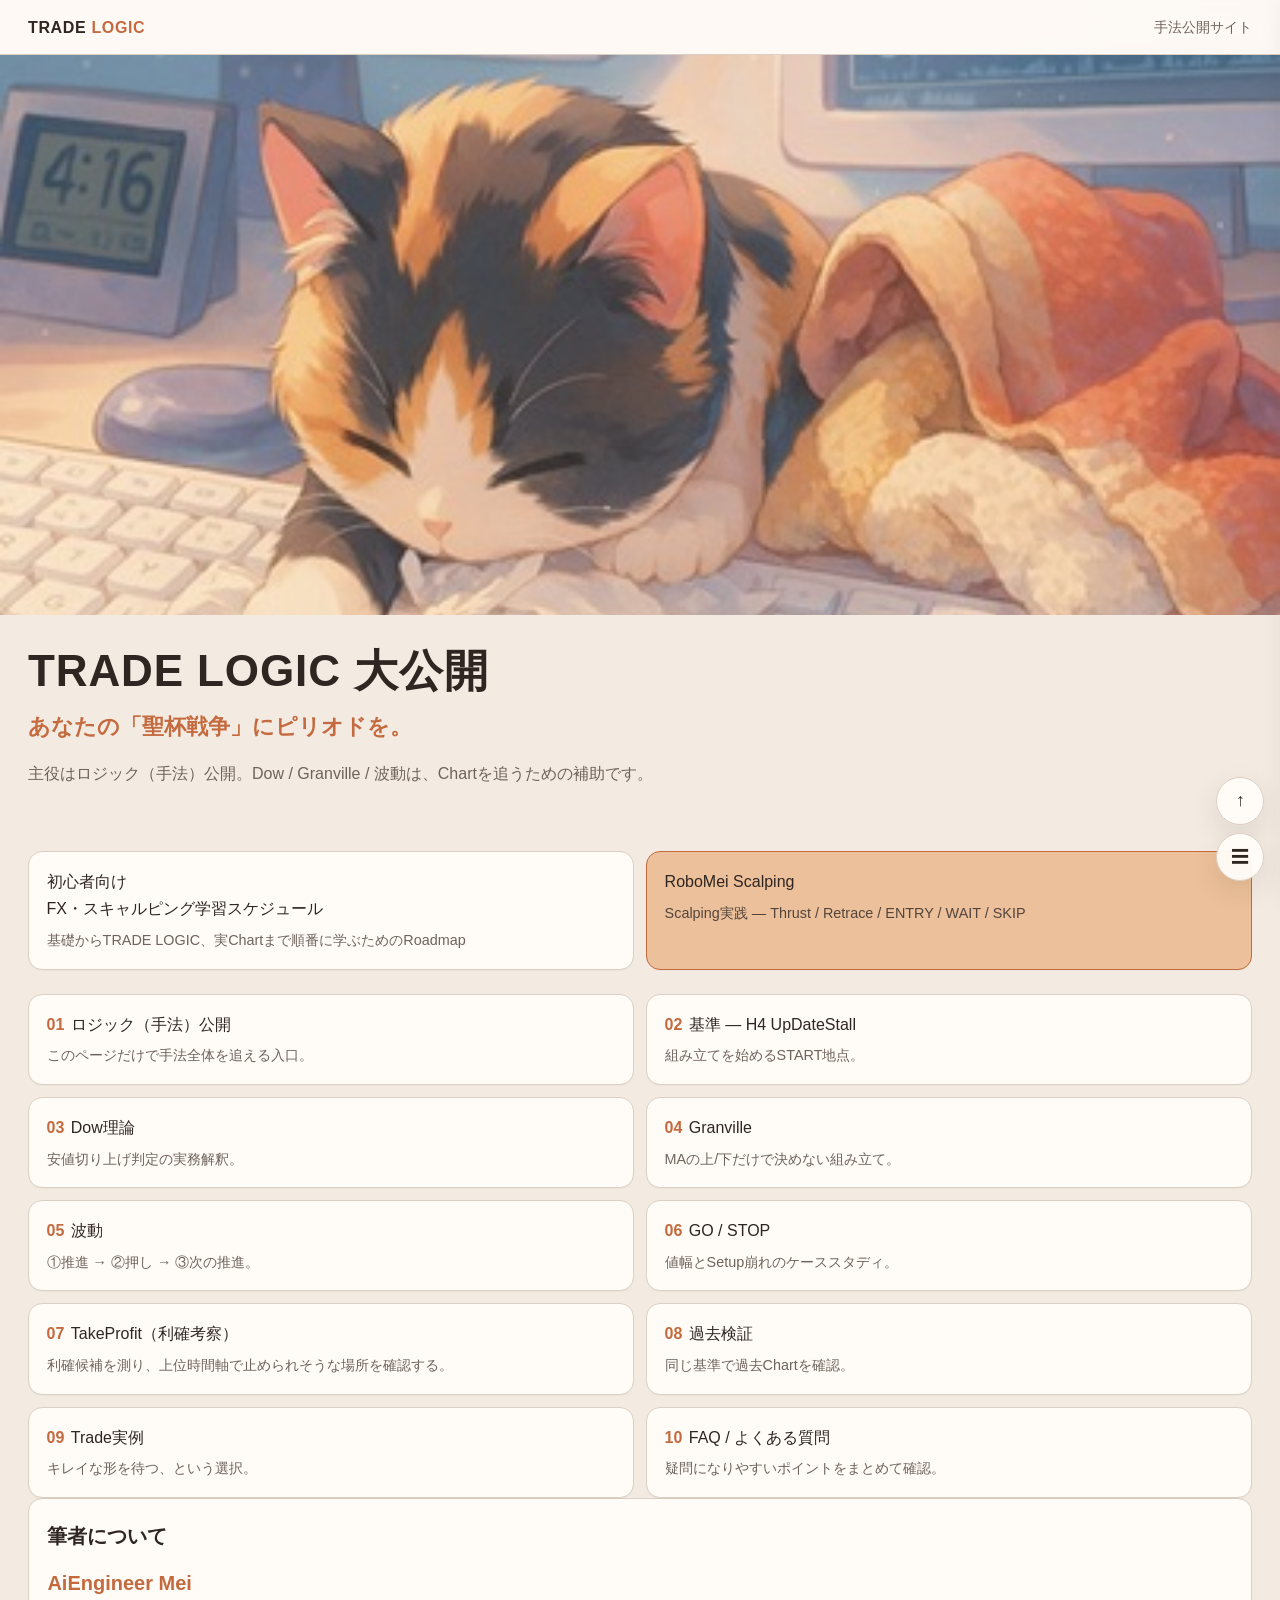
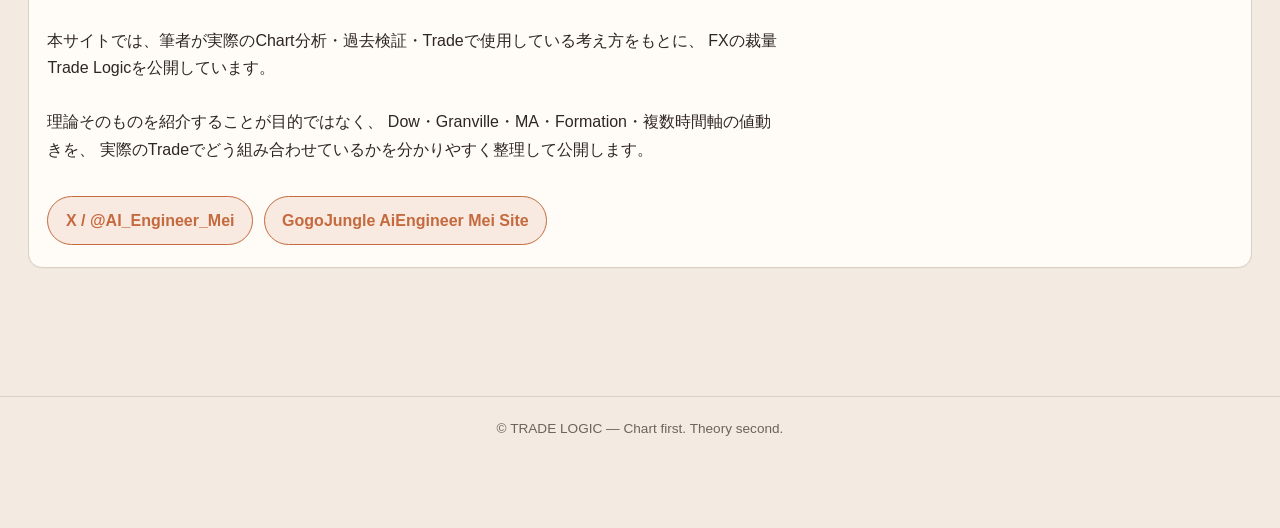
<file: index.html>
<!DOCTYPE html>
<html lang="ja">
<head>
  <meta charset="UTF-8">
  <meta name="viewport" content="width=device-width, initial-scale=1">
  <meta name="google-site-verification" content="bSm4jjt1EAZTsWdhoUT8sTkVaUzBfqQAFID7M6F_nyU" />
  <title>TRADE LOGIC 大公開</title>
  <meta name="description" content="失速・停滞をGranvilleのポイントとして捉え、H4 MA5方向への切り上げ／切り下げを確認してENTRYするTradeロジック公開サイト。">
  <link rel="stylesheet" href="css/site.css">
</head>
<body data-page="home">
  <header class="site-header">
    <div class="site-header-inner">
      <a class="brand" href="./">TRADE <span>LOGIC</span></a>
      <div class="header-note">手法公開サイト</div>
    </div>
  </header>

  <section class="hero">
    <div class="hero-visual">
      <img src="Image/HERO-01.jpg" alt="Trading desk illustration — TRADE LOGIC visual identity" width="405" height="269">
    </div>
    <div class="wrap hero-copy-wrap">
      <div class="hero-copy">
        <h1>TRADE LOGIC 大公開</h1>
        <p class="lead">あなたの「聖杯戦争」にピリオドを。</p>
        <p class="sub">主役はロジック（手法）公開。Dow / Granville / 波動は、Chartを追うための補助です。</p>
      </div>
    </div>
  </section>

  <main class="wrap">
    <nav class="toc-grid" aria-label="学習と実践">
      <a class="toc-card" href="beginner/">
        <div>初心者向け<br>FX・スキャルピング学習スケジュール</div>
        <p>基礎からTRADE LOGIC、実Chartまで順番に学ぶためのRoadmap</p>
      </a>
      <a class="toc-card toc-card--robomei" href="https://robomei-scalping.onrender.com/">
        <div>RoboMei Scalping</div>
        <p>Scalping実践 — Thrust / Retrace / ENTRY / WAIT / SKIP</p>
      </a>
    </nav>

    <nav class="toc-grid" aria-label="サイト目次">
      <a class="toc-card" href="logic/">
        <div><span class="num">01</span>ロジック（手法）公開</div>
        <p>このページだけで手法全体を追える入口。</p>
      </a>
      <a class="toc-card" href="basis/">
        <div><span class="num">02</span>基準 ― H4 UpDateStall</div>
        <p>組み立てを始めるSTART地点。</p>
      </a>
      <a class="toc-card" href="dow/">
        <div><span class="num">03</span>Dow理論</div>
        <p>安値切り上げ判定の実務解釈。</p>
      </a>
      <a class="toc-card" href="granville/">
        <div><span class="num">04</span>Granville</div>
        <p>MAの上/下だけで決めない組み立て。</p>
      </a>
      <a class="toc-card" href="wave/">
        <div><span class="num">05</span>波動</div>
        <p>①推進 → ②押し → ③次の推進。</p>
      </a>
      <a class="toc-card" href="go-stop/">
        <div><span class="num">06</span>GO / STOP</div>
        <p>値幅とSetup崩れのケーススタディ。</p>
      </a>
      <a class="toc-card" href="fibonacci/">
        <div><span class="num">07</span>TakeProfit（利確考察）</div>
        <p>利確候補を測り、上位時間軸で止められそうな場所を確認する。</p>
      </a>
      <a class="toc-card" href="validation/">
        <div><span class="num">08</span>過去検証</div>
        <p>同じ基準で過去Chartを確認。</p>
      </a>
      <a class="toc-card" href="trades/">
        <div><span class="num">09</span>Trade実例</div>
        <p>キレイな形を待つ、という選択。</p>
      </a>
      <a class="toc-card" href="faq/">
        <div><span class="num">10</span>FAQ / よくある質問</div>
        <p>疑問になりやすいポイントをまとめて確認。</p>
      </a>
    </nav>

    <section class="block" id="author">
      <h2>筆者について</h2>
      <div class="author-card">
        <p class="author-name">AiEngineer Mei</p>
        <p>
          本サイトでは、筆者が実際のChart分析・過去検証・Tradeで使用している考え方をもとに、
          FXの裁量Trade Logicを公開しています。
        </p>
        <p>
          理論そのものを紹介することが目的ではなく、
          Dow・Granville・MA・Formation・複数時間軸の値動きを、
          実際のTradeでどう組み合わせているかを分かりやすく整理して公開します。
        </p>
        <div class="cta-row">
          <a class="cta-btn" href="https://x.com/AI_Engineer_Mei" target="_blank" rel="noopener noreferrer">X / @AI_Engineer_Mei</a>
          <a class="cta-btn" data-gogojungle-url="https://www.gogojungle.co.jp/users/721448">GogoJungle AiEngineer Mei Site</a>
        </div>
      </div>
    </section>
  </main>

  <footer class="site-footer">© TRADE LOGIC — Chart first. Theory second.</footer>
  <script src="js/site.js"></script>
</body>
</html>
</file>
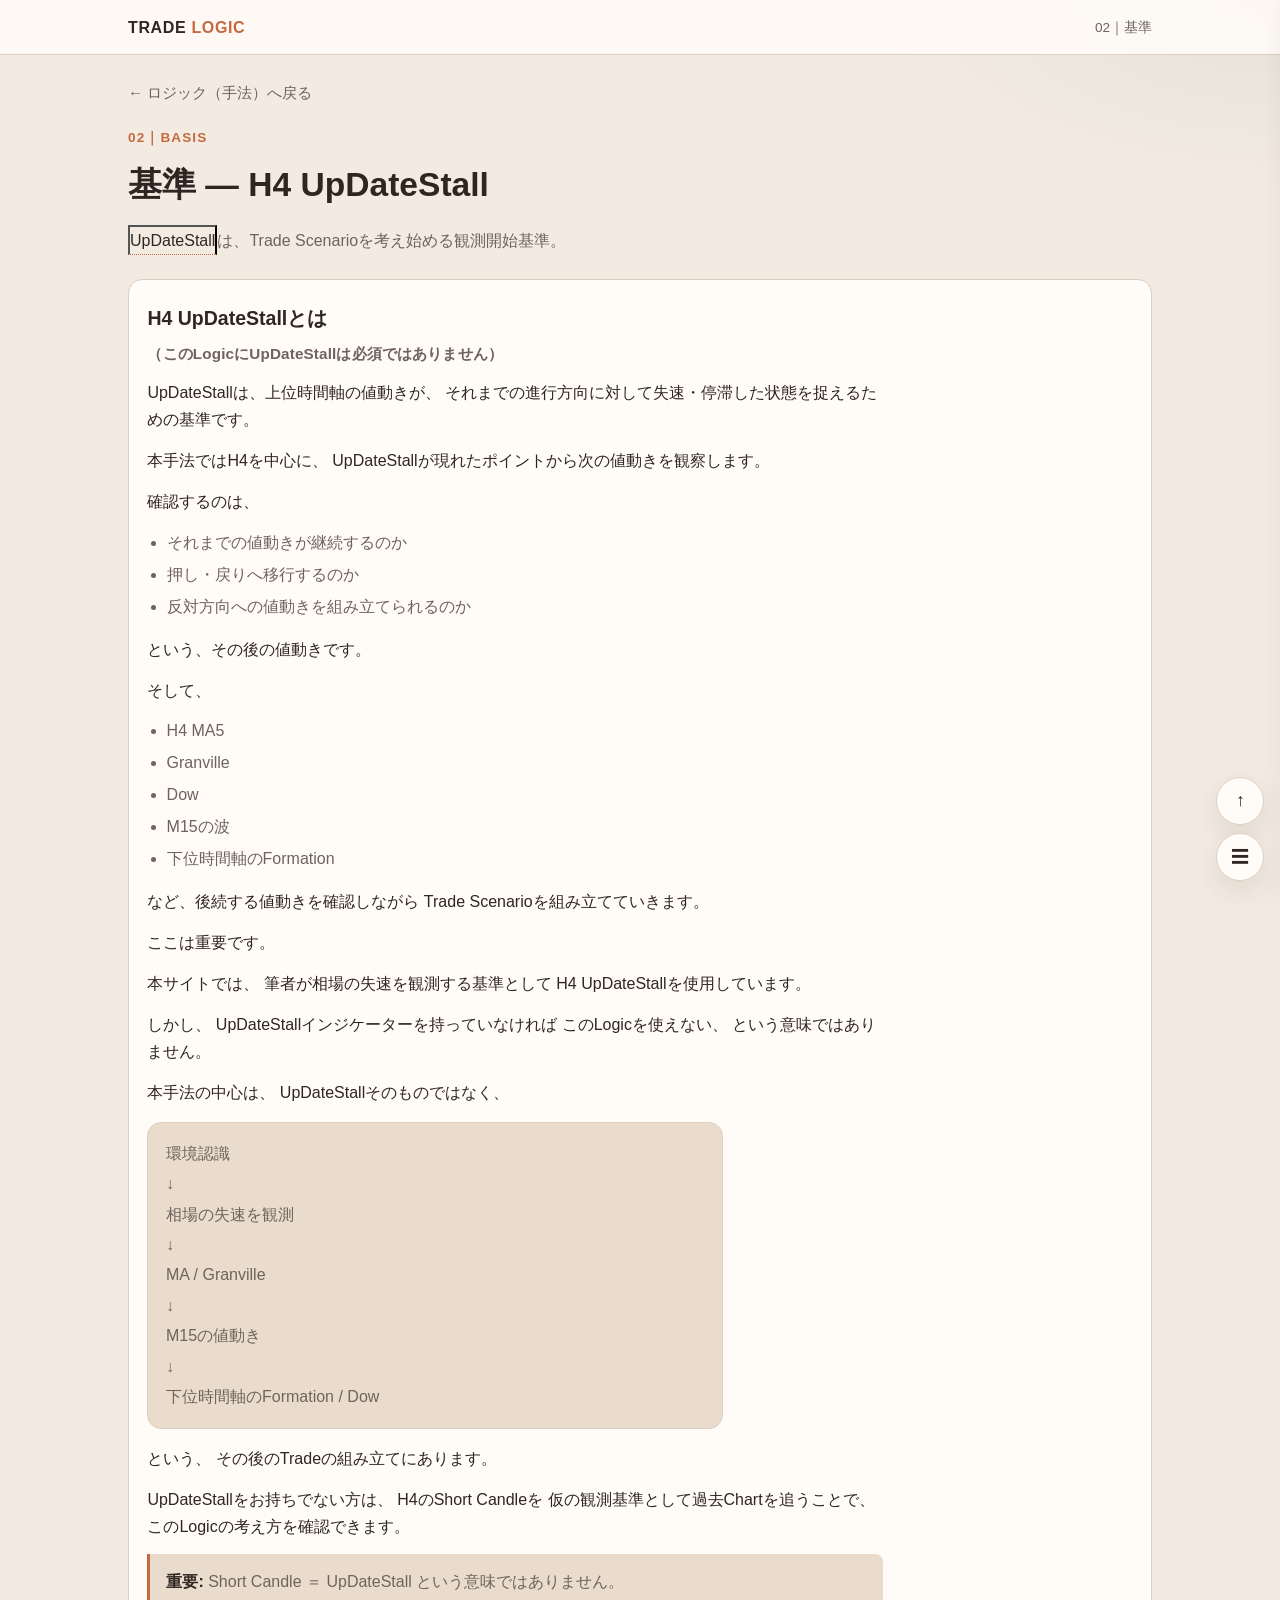
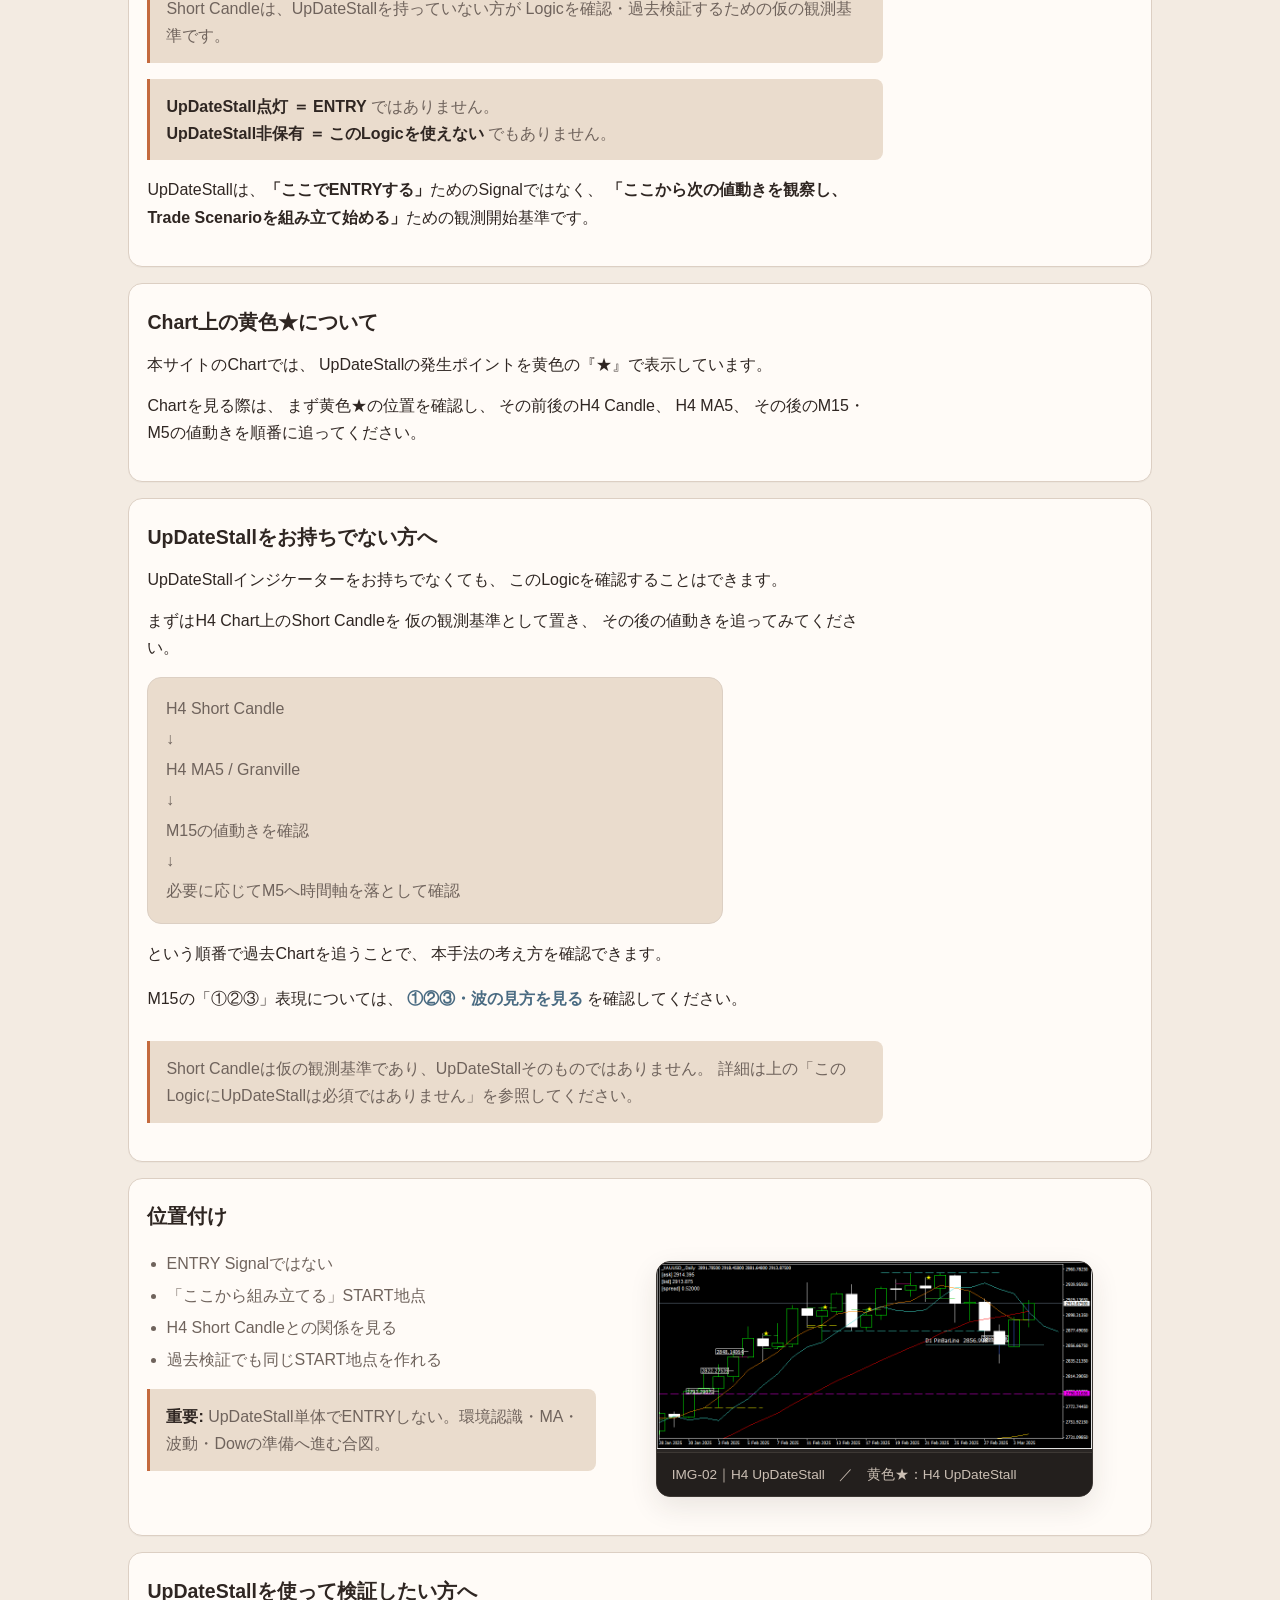
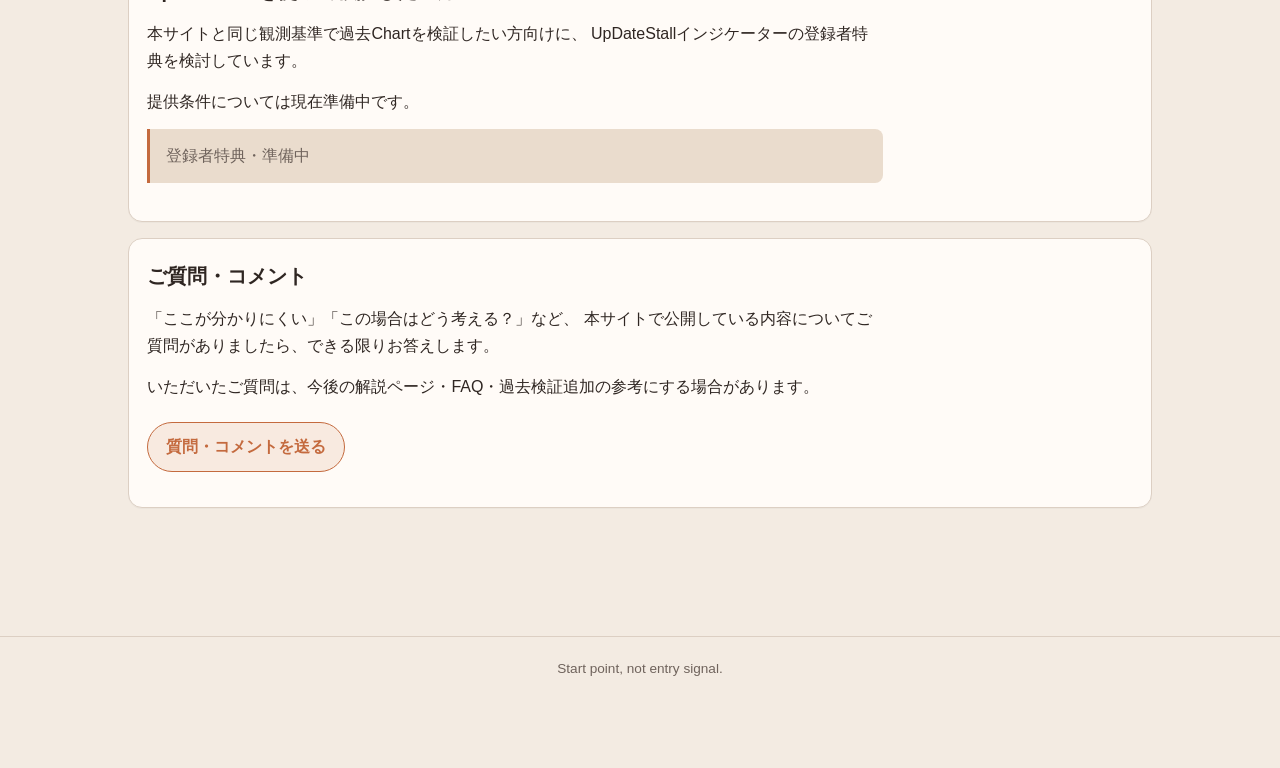
<file: basis/index.html>
<!DOCTYPE html>
<html lang="ja">
<head>
  <meta charset="UTF-8">
  <meta name="viewport" content="width=device-width, initial-scale=1">
  <title>02｜基準 ― H4 UpDateStall | TRADE LOGIC</title>
  <link rel="stylesheet" href="../css/site.css">
</head>
<body data-page="basis">
  <header class="site-header">
    <div class="site-header-inner">
      <a class="brand" href="../">TRADE <span>LOGIC</span></a>
      <div class="header-note">02｜基準</div>
    </div>
  </header>
  <main class="wrap">
    <a class="back-link" href="../logic/">← ロジック（手法）へ戻る</a>
    <p class="page-kicker">02｜Basis</p>
    <h1 class="page-title">基準 ― H4 UpDateStall</h1>
    <p class="page-intro">
      <button type="button" class="term" data-term="UpDateStall">UpDateStall</button>は、Trade Scenarioを考え始める観測開始基準。
    </p>

    <section class="block">
      <h2>
        H4 UpDateStallとは
        <span class="heading-aside">（このLogicにUpDateStallは必須ではありません）</span>
      </h2>
      <p>
        UpDateStallは、上位時間軸の値動きが、
        それまでの進行方向に対して失速・停滞した状態を捉えるための基準です。
      </p>
      <p>
        本手法ではH4を中心に、
        UpDateStallが現れたポイントから次の値動きを観察します。
      </p>
      <p>確認するのは、</p>
      <ul>
        <li>それまでの値動きが継続するのか</li>
        <li>押し・戻りへ移行するのか</li>
        <li>反対方向への値動きを組み立てられるのか</li>
      </ul>
      <p>という、その後の値動きです。</p>
      <p>
        そして、
      </p>
      <ul>
        <li>H4 MA5</li>
        <li>Granville</li>
        <li>Dow</li>
        <li>M15の波</li>
        <li>下位時間軸のFormation</li>
      </ul>
      <p>
        など、後続する値動きを確認しながら
        Trade Scenarioを組み立てていきます。
      </p>

      <p>ここは重要です。</p>
      <p>
        本サイトでは、
        筆者が相場の失速を観測する基準として
        H4 UpDateStallを使用しています。
      </p>
      <p>
        しかし、
        UpDateStallインジケーターを持っていなければ
        このLogicを使えない、
        という意味ではありません。
      </p>
      <p>
        本手法の中心は、
        UpDateStallそのものではなく、
      </p>
      <div class="flow">
        環境認識<br>↓<br>相場の失速を観測<br>↓<br>MA / Granville<br>↓<br>M15の値動き<br>↓<br>下位時間軸のFormation / Dow
      </div>
      <p>
        という、
        その後のTradeの組み立てにあります。
      </p>
      <p>
        UpDateStallをお持ちでない方は、
        H4のShort Candleを
        仮の観測基準として過去Chartを追うことで、
        このLogicの考え方を確認できます。
      </p>
      <div class="note">
        <strong>重要:</strong> Short Candle ＝ UpDateStall という意味ではありません。<br>
        Short Candleは、UpDateStallを持っていない方が
        Logicを確認・過去検証するための仮の観測基準です。
      </div>

      <div class="note">
        <strong>UpDateStall点灯 ＝ ENTRY</strong> ではありません。<br>
        <strong>UpDateStall非保有 ＝ このLogicを使えない</strong> でもありません。
      </div>
      <p>
        UpDateStallは、<strong>「ここでENTRYする」</strong>ためのSignalではなく、
        <strong>「ここから次の値動きを観察し、Trade Scenarioを組み立て始める」</strong>ための観測開始基準です。
      </p>
    </section>

    <section class="block" id="yellow-star">
      <h2>Chart上の黄色★について</h2>
      <p>
        本サイトのChartでは、
        UpDateStallの発生ポイントを黄色の『★』で表示しています。
      </p>
      <p>
        Chartを見る際は、
        まず黄色★の位置を確認し、
        その前後のH4 Candle、
        H4 MA5、
        その後のM15・M5の値動きを順番に追ってください。
      </p>
    </section>

    <section class="block" id="without-updatestall">
      <h2>UpDateStallをお持ちでない方へ</h2>
      <p>
        UpDateStallインジケーターをお持ちでなくても、
        このLogicを確認することはできます。
      </p>
      <p>
        まずはH4 Chart上のShort Candleを
        仮の観測基準として置き、
        その後の値動きを追ってみてください。
      </p>
      <div class="flow">
        H4 Short Candle<br>↓<br>H4 MA5 / Granville<br>↓<br>M15の値動きを確認<br>↓<br>必要に応じてM5へ時間軸を落として確認
      </div>
      <p>
        という順番で過去Chartを追うことで、
        本手法の考え方を確認できます。
      </p>
      <p>
        M15の「①②③」表現については、
        <a class="detail-link" href="../wave/">①②③・波の見方を見る</a>
        を確認してください。
      </p>
      <div class="note">
        Short Candleは仮の観測基準であり、UpDateStallそのものではありません。
        詳細は上の「このLogicにUpDateStallは必須ではありません」を参照してください。
      </div>
    </section>

    <section class="block">
      <h2>位置付け</h2>
      <div class="split">
        <div>
          <ul>
            <li>ENTRY Signalではない</li>
            <li>「ここから組み立てる」START地点</li>
            <li>H4 Short Candleとの関係を見る</li>
            <li>過去検証でも同じSTART地点を作れる</li>
          </ul>
          <div class="note">
            <strong>重要:</strong> UpDateStall単体でENTRYしない。環境認識・MA・波動・Dowの準備へ進む合図。
          </div>
        </div>
        <figure class="chart-card">
          <button type="button" class="chart-hit"><img data-img="IMG-02.png" alt="H4 UpDateStall"></button>
          <figcaption class="chart-cap">IMG-02｜H4 UpDateStall　／　黄色★：H4 UpDateStall</figcaption>
        </figure>
      </div>
    </section>

    <section class="block" id="updatestall-benefit">
      <h2>UpDateStallを使って検証したい方へ</h2>
      <p>
        本サイトと同じ観測基準で過去Chartを検証したい方向けに、
        UpDateStallインジケーターの登録者特典を検討しています。
      </p>
      <p>提供条件については現在準備中です。</p>
      <div class="note">登録者特典・準備中</div>
    </section>

    <section class="block" id="questions">
      <h2>ご質問・コメント</h2>
      <p>
        「ここが分かりにくい」「この場合はどう考える？」など、
        本サイトで公開している内容についてご質問がありましたら、できる限りお答えします。
      </p>
      <p>
        いただいたご質問は、今後の解説ページ・FAQ・過去検証追加の参考にする場合があります。
      </p>
      <p>
        <a class="cta-btn" href="../questions/">質問・コメントを送る</a>
      </p>
    </section>
  </main>
  <footer class="site-footer">Start point, not entry signal.</footer>
  <script src="../js/site.js"></script>
</body>
</html>
</file>
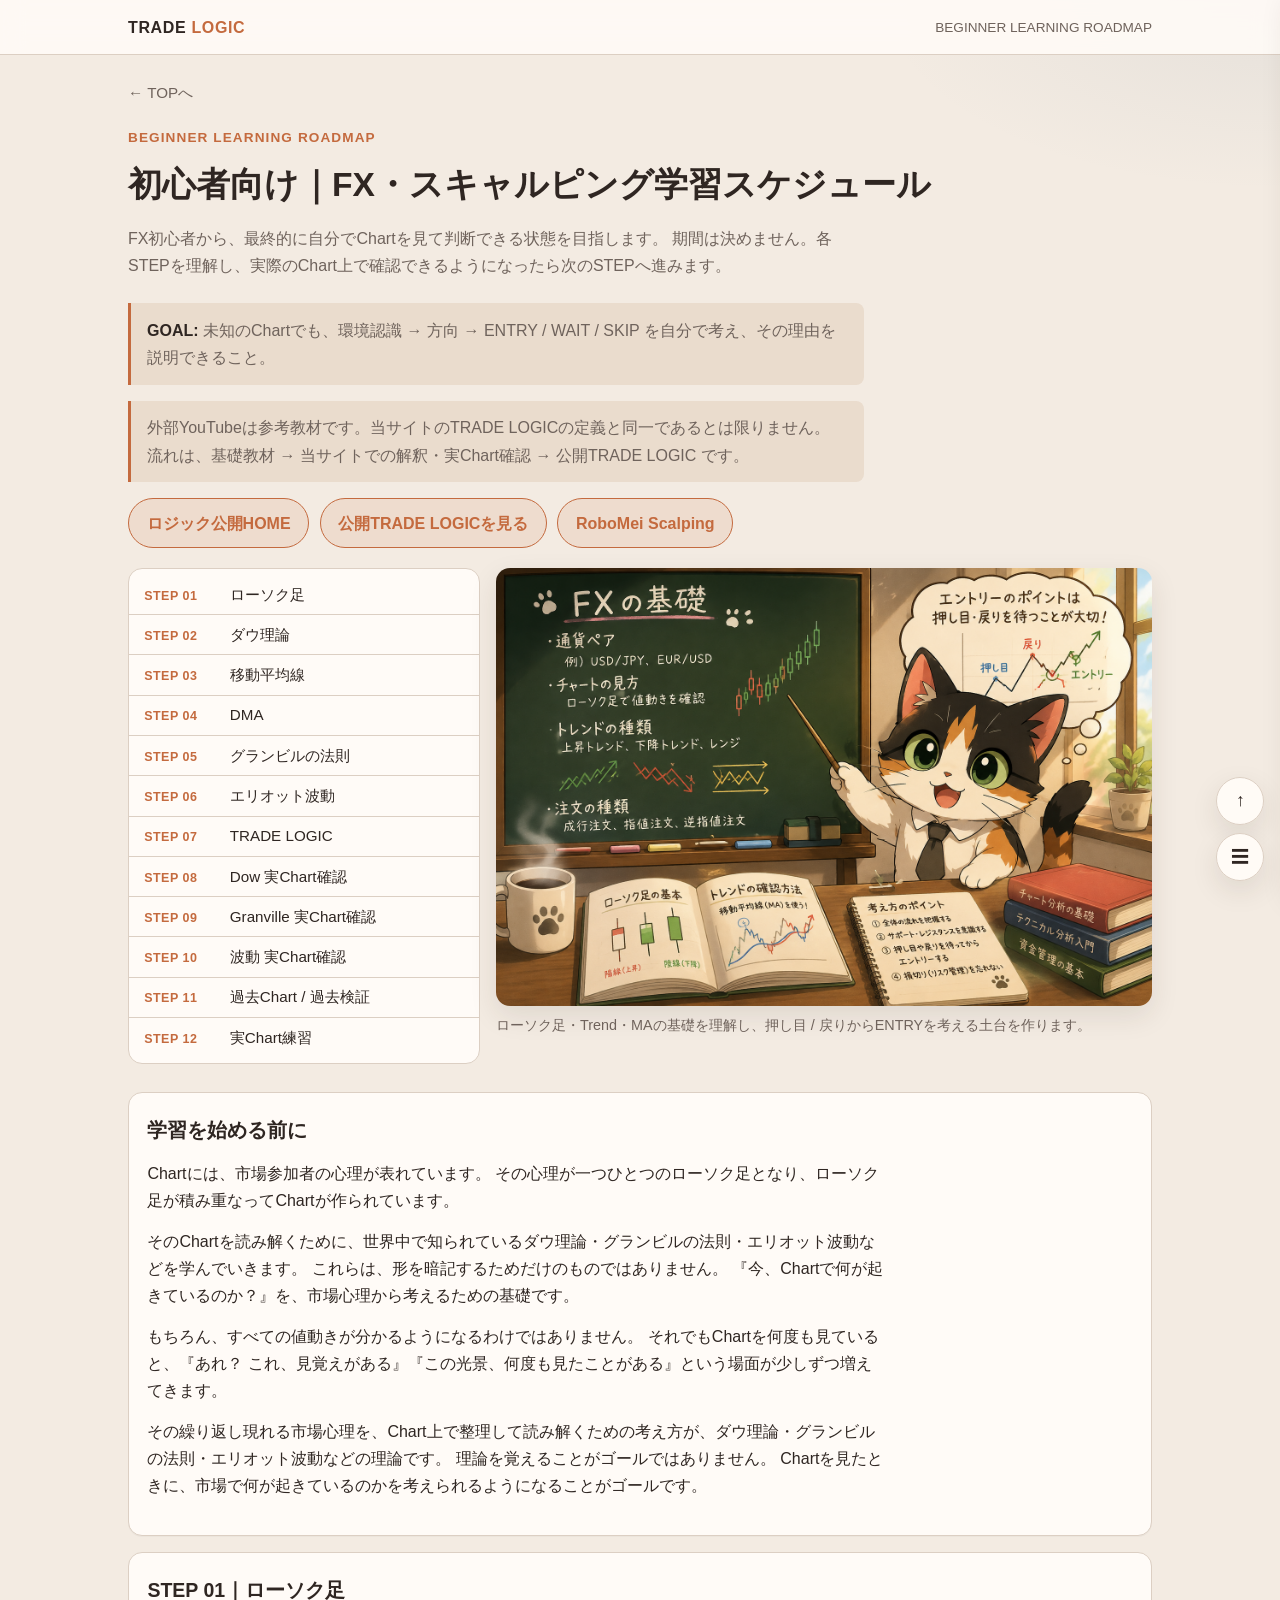
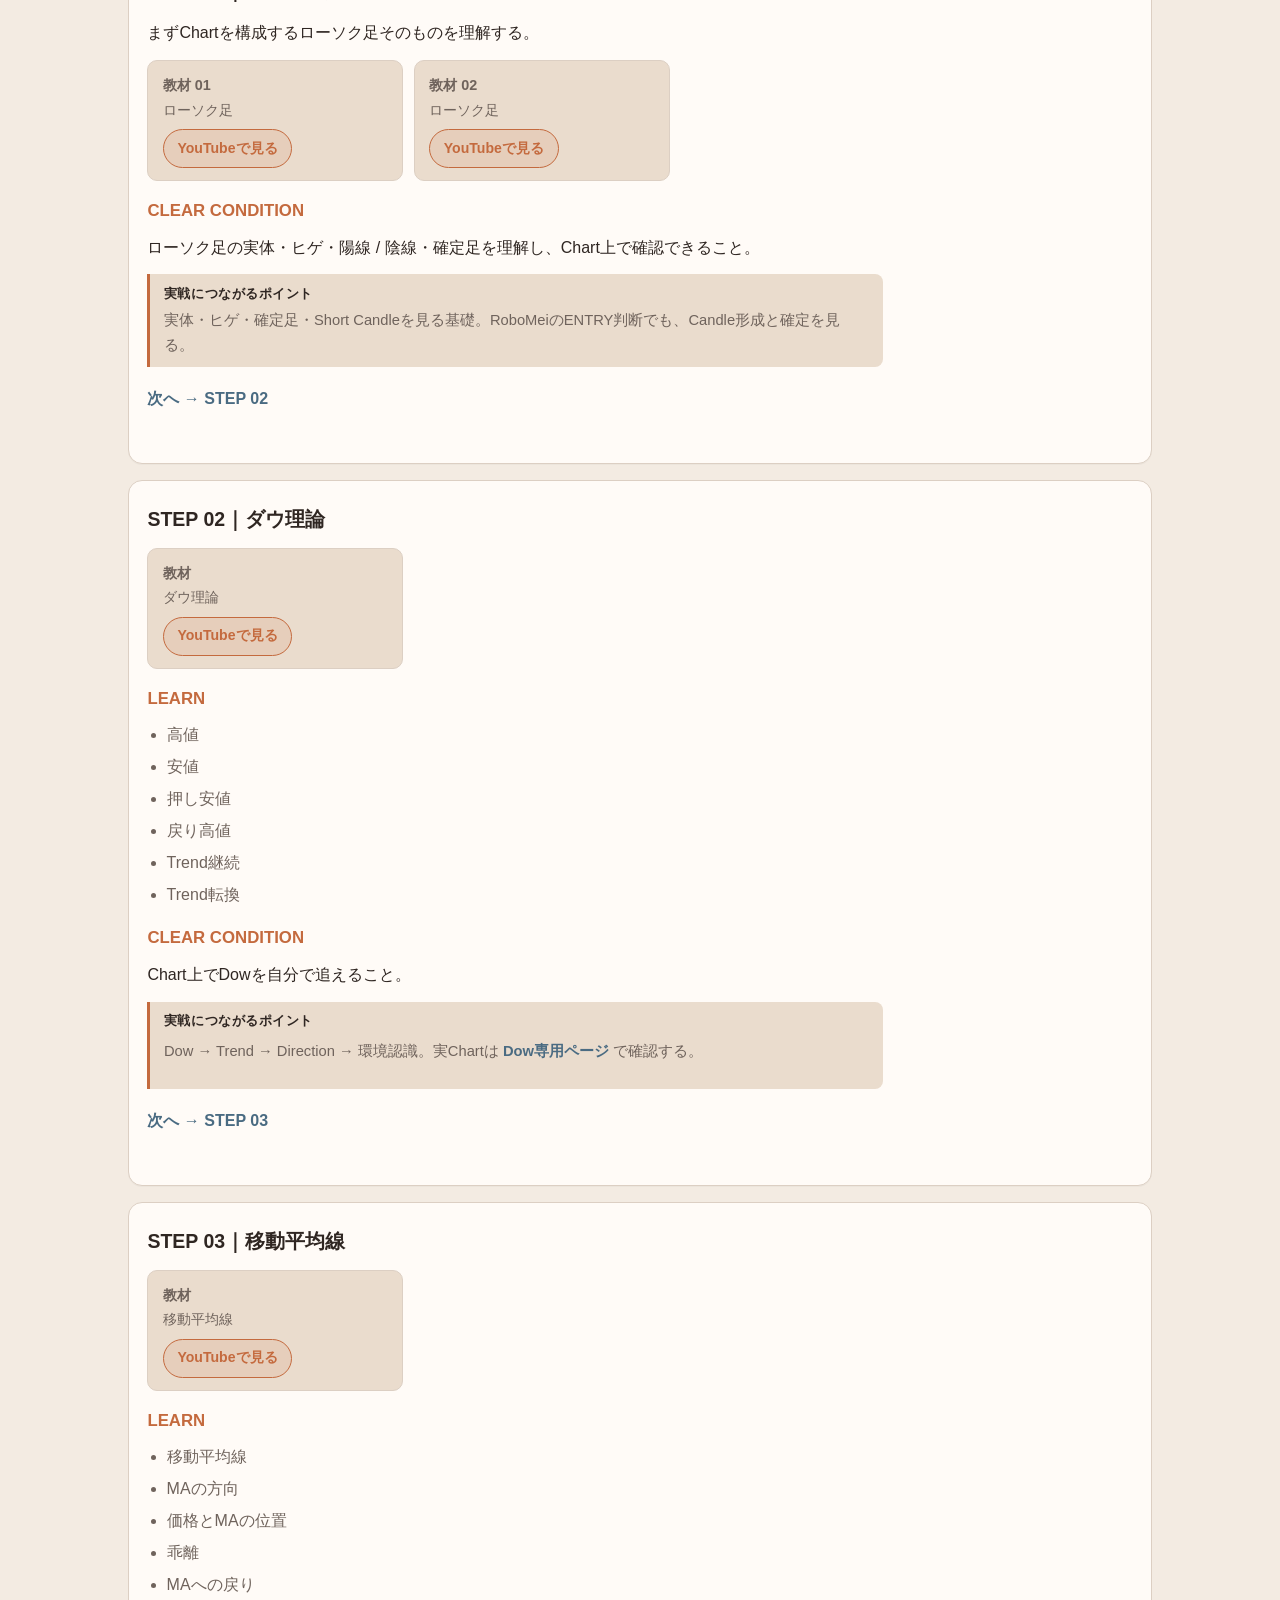
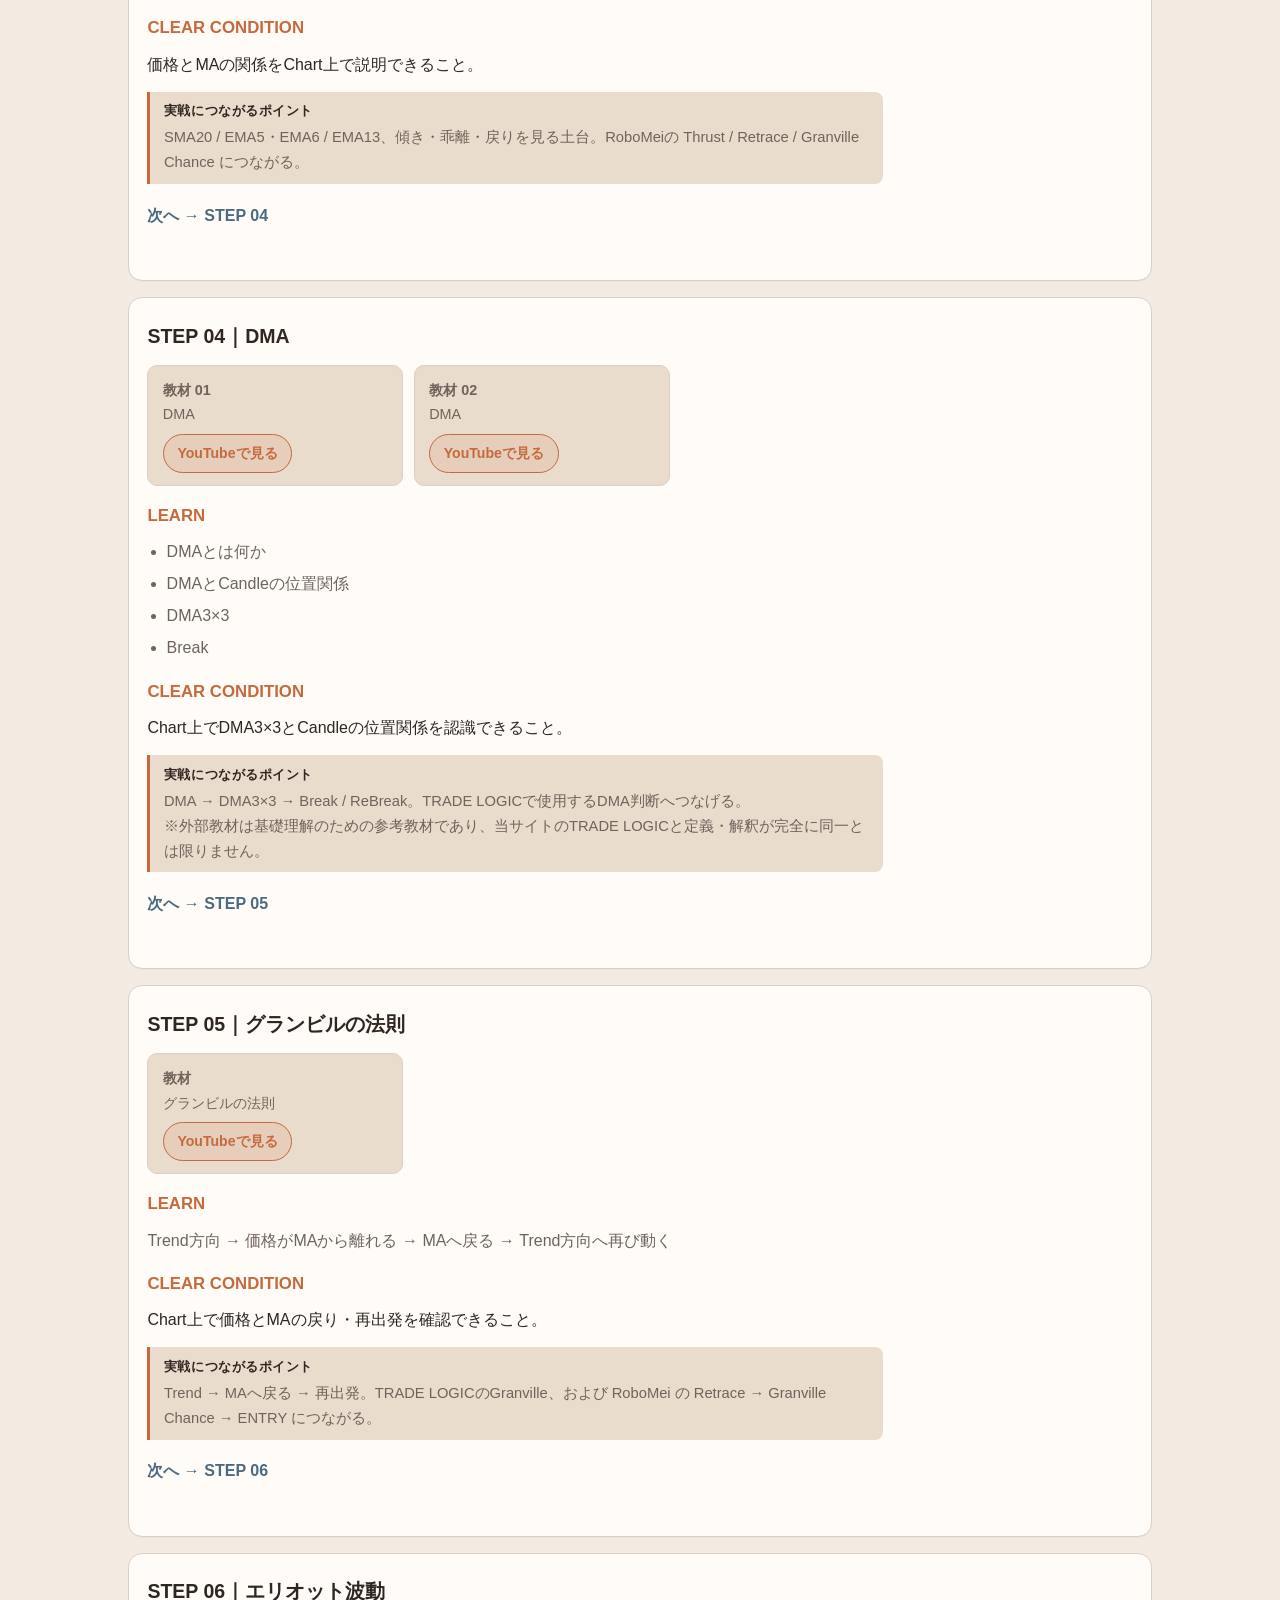
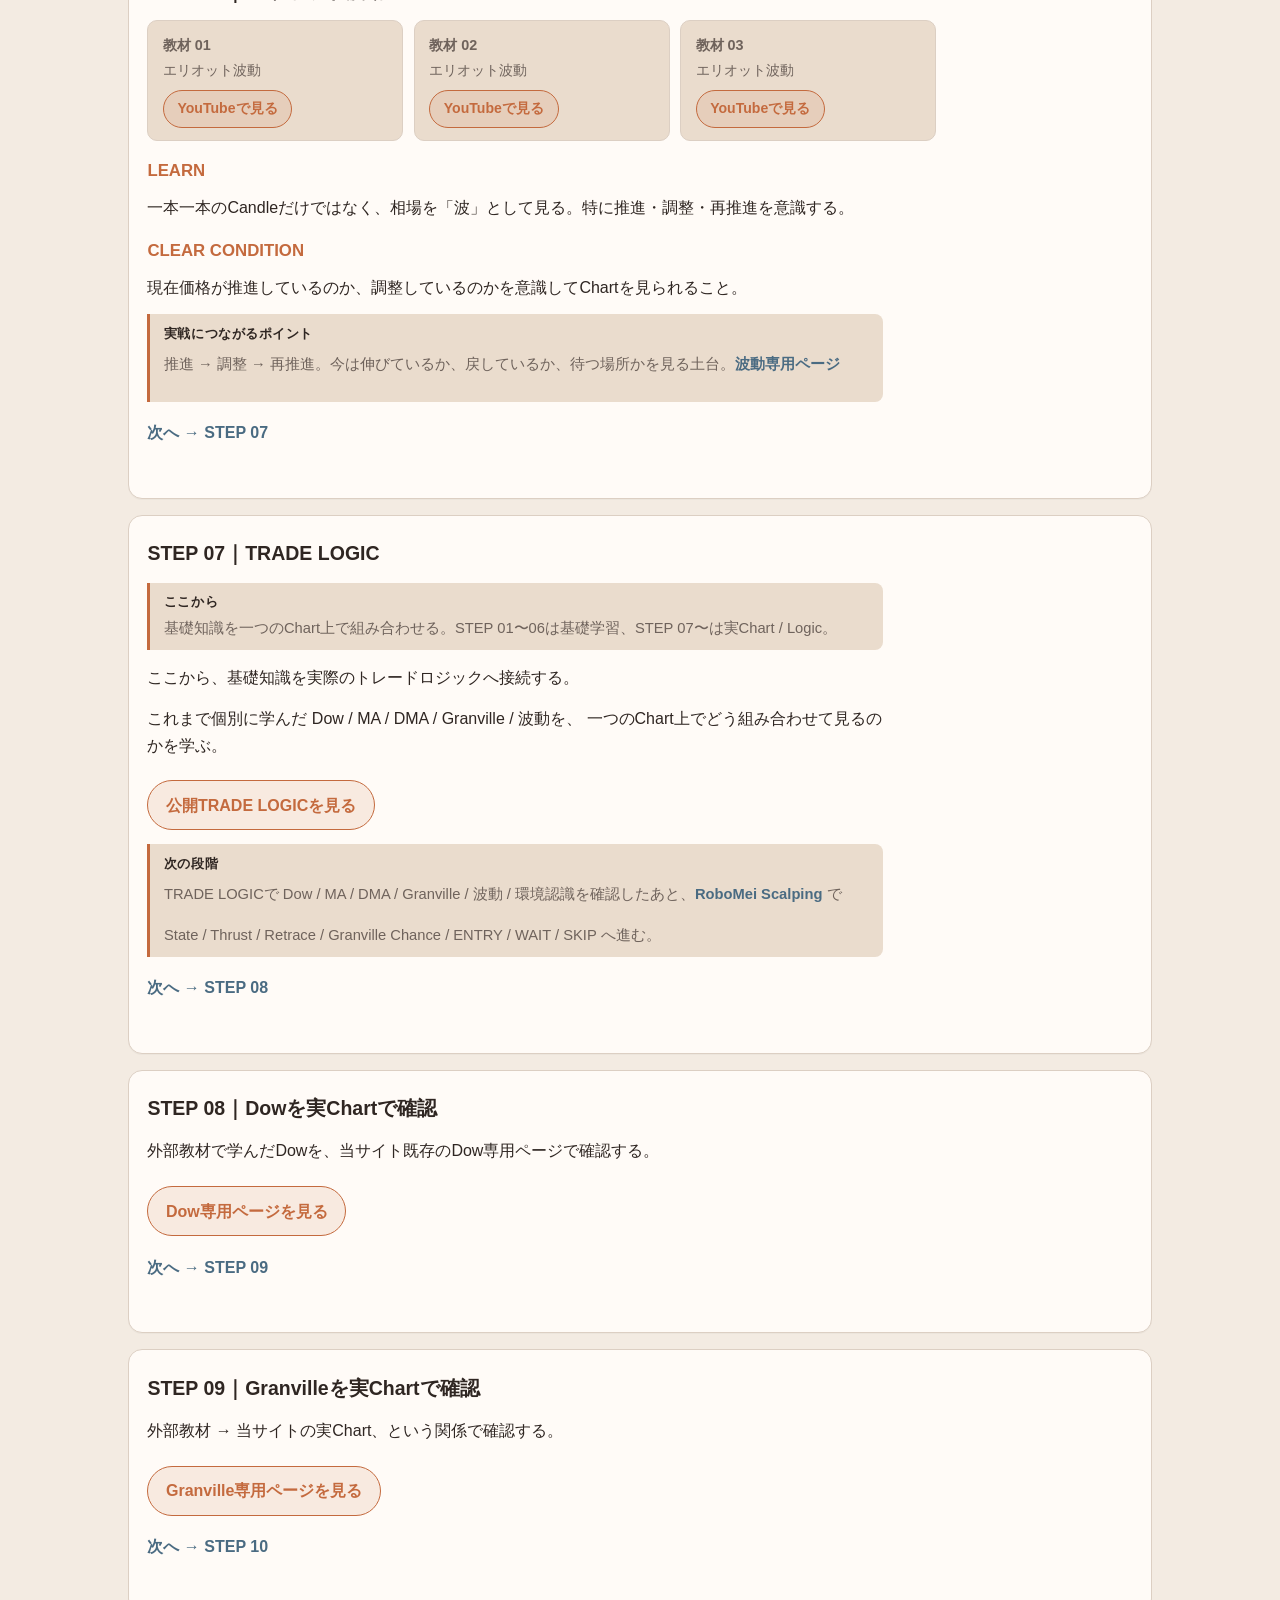
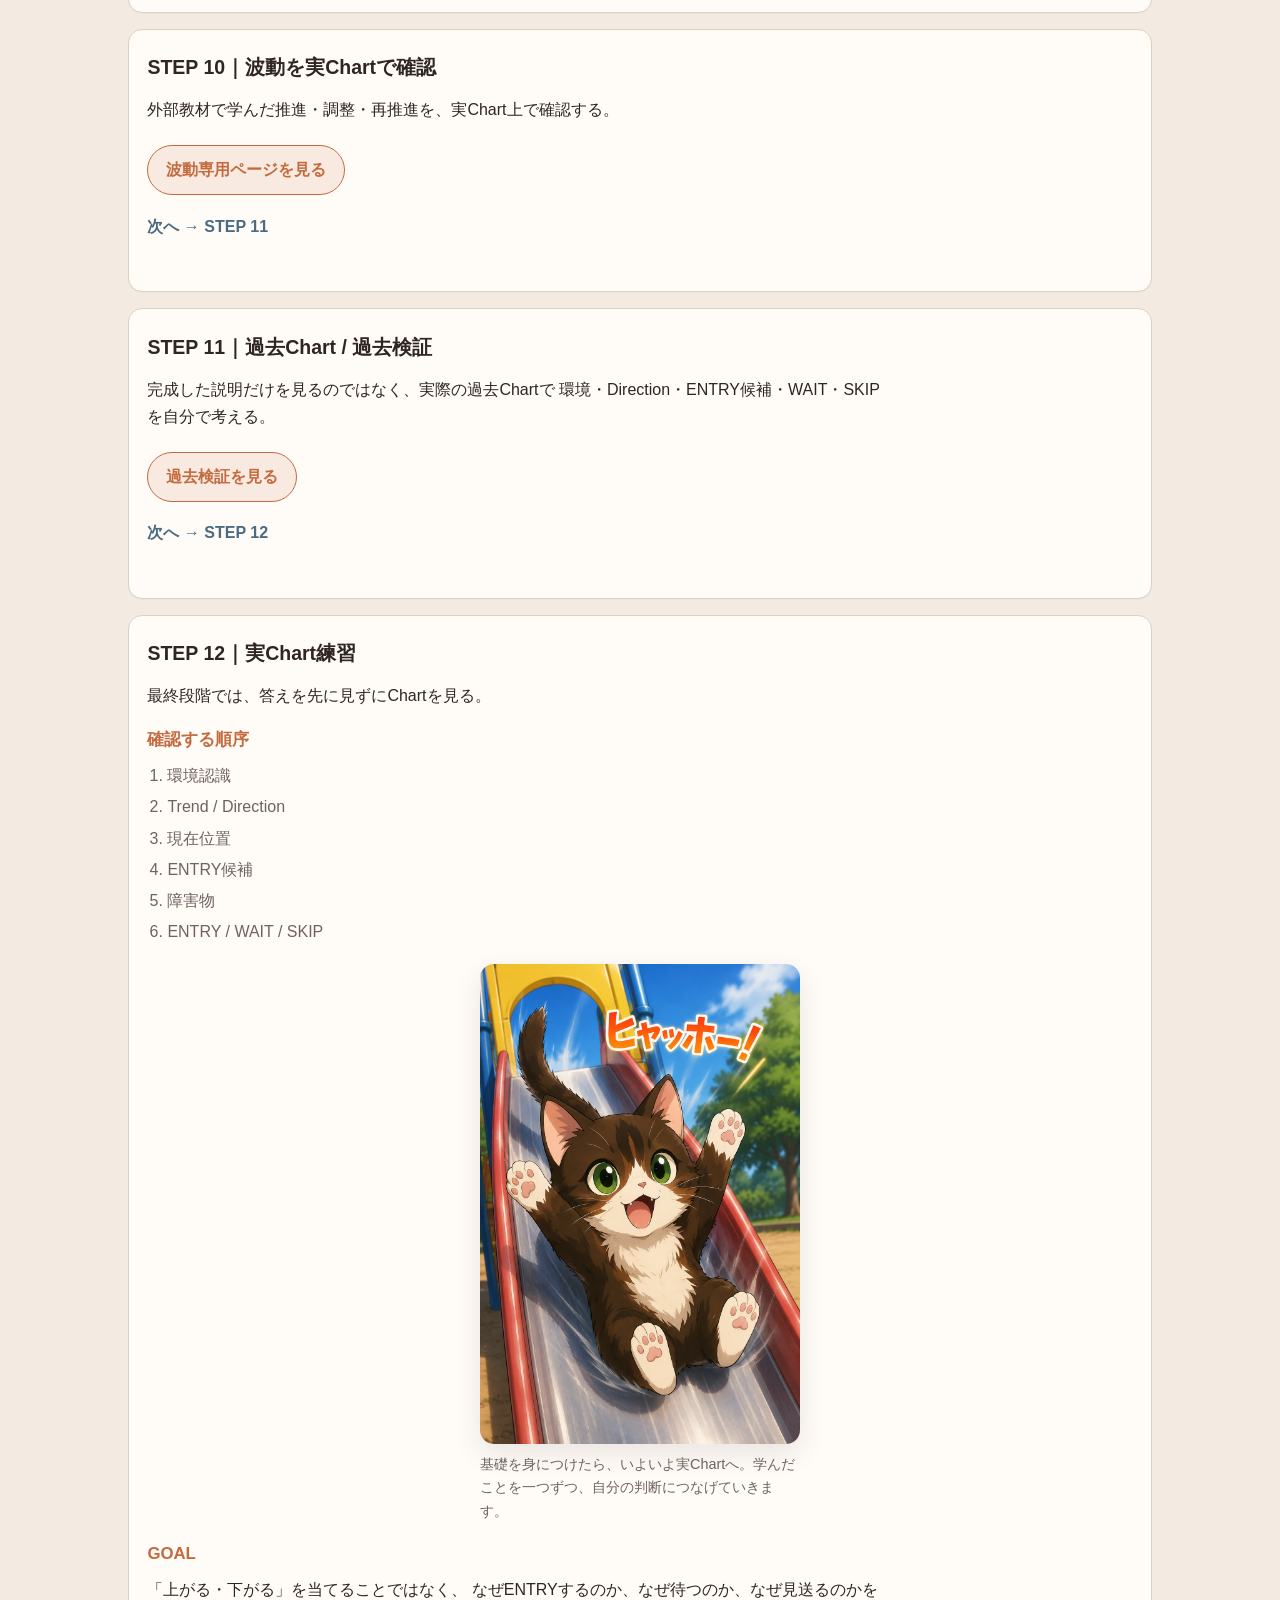
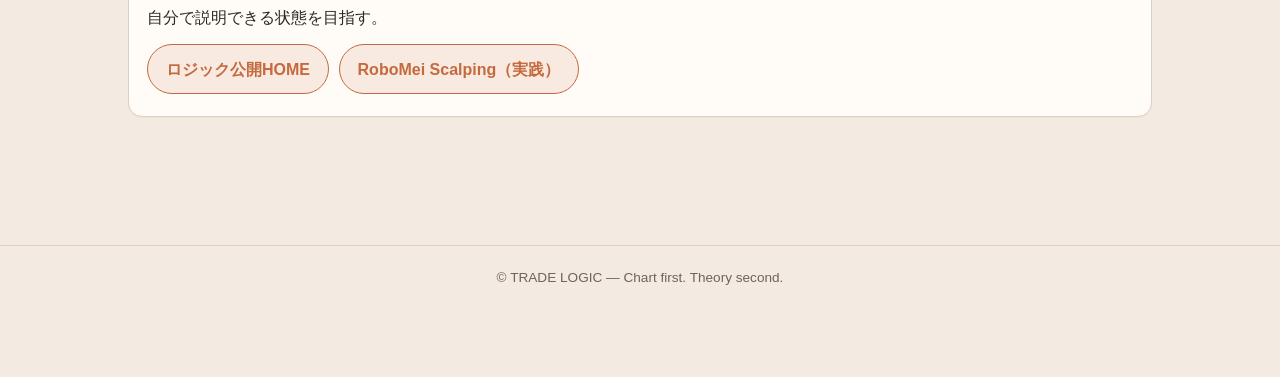
<file: beginner/index.html>
<!DOCTYPE html>
<html lang="ja">
<head>
  <meta charset="UTF-8">
  <meta name="viewport" content="width=device-width, initial-scale=1">
  <title>初心者向け｜FX・スキャルピング学習スケジュール | TRADE LOGIC</title>
  <meta name="description" content="FX初心者から、基礎教材・公開TRADE LOGIC・実Chart確認までを習得ベースでつなぐ学習Roadmap。期間は決めません。">
  <link rel="stylesheet" href="../css/site.css">
</head>
<body data-page="beginner">
  <header class="site-header">
    <div class="site-header-inner">
      <a class="brand" href="../">TRADE <span>LOGIC</span></a>
      <div class="header-note">BEGINNER LEARNING ROADMAP</div>
    </div>
  </header>

  <main class="wrap">
    <a class="back-link" href="../">← TOPへ</a>
    <p class="page-kicker">BEGINNER LEARNING ROADMAP</p>
    <h1 class="page-title">初心者向け｜FX・スキャルピング学習スケジュール</h1>

    <p class="page-intro">
      FX初心者から、最終的に自分でChartを見て判断できる状態を目指します。
      期間は決めません。各STEPを理解し、実際のChart上で確認できるようになったら次のSTEPへ進みます。
    </p>

    <div class="note">
      <strong>GOAL:</strong>
      未知のChartでも、環境認識 → 方向 → ENTRY / WAIT / SKIP を自分で考え、その理由を説明できること。
    </div>

    <div class="note">
      外部YouTubeは参考教材です。当サイトのTRADE LOGICの定義と同一であるとは限りません。
      流れは、基礎教材 → 当サイトでの解釈・実Chart確認 → 公開TRADE LOGIC です。
    </div>

    <div class="cta-row">
      <a class="cta-btn" href="../">ロジック公開HOME</a>
      <a class="cta-btn" href="../logic/">公開TRADE LOGICを見る</a>
      <a class="cta-btn" href="https://robomei-scalping.onrender.com/">RoboMei Scalping</a>
    </div>

    <div class="roadmap-row">
      <nav class="roadmap" aria-label="学習Roadmap">
        <a href="#step-01"><span class="rm-num">STEP 01</span>ローソク足</a>
        <a href="#step-02"><span class="rm-num">STEP 02</span>ダウ理論</a>
        <a href="#step-03"><span class="rm-num">STEP 03</span>移動平均線</a>
        <a href="#step-04"><span class="rm-num">STEP 04</span>DMA</a>
        <a href="#step-05"><span class="rm-num">STEP 05</span>グランビルの法則</a>
        <a href="#step-06"><span class="rm-num">STEP 06</span>エリオット波動</a>
        <a href="#step-07"><span class="rm-num">STEP 07</span>TRADE LOGIC</a>
        <a href="#step-08"><span class="rm-num">STEP 08</span>Dow 実Chart確認</a>
        <a href="#step-09"><span class="rm-num">STEP 09</span>Granville 実Chart確認</a>
        <a href="#step-10"><span class="rm-num">STEP 10</span>波動 実Chart確認</a>
        <a href="#step-11"><span class="rm-num">STEP 11</span>過去Chart / 過去検証</a>
        <a href="#step-12"><span class="rm-num">STEP 12</span>実Chart練習</a>
      </nav>
      <figure class="learn-visual">
        <img src="../Image/beginner-fx-basics-entry.png" alt="ローソク足・トレンド・移動平均線・押し目と戻りを解説するFX初心者向け学習イメージ">
        <figcaption>ローソク足・Trend・MAの基礎を理解し、押し目 / 戻りからENTRYを考える土台を作ります。</figcaption>
      </figure>
    </div>

    <section class="block" id="before-learning">
      <h2>学習を始める前に</h2>
      <p>
        Chartには、市場参加者の心理が表れています。
        その心理が一つひとつのローソク足となり、ローソク足が積み重なってChartが作られています。
      </p>
      <p>
        そのChartを読み解くために、世界中で知られているダウ理論・グランビルの法則・エリオット波動などを学んでいきます。
        これらは、形を暗記するためだけのものではありません。
        『今、Chartで何が起きているのか？』を、市場心理から考えるための基礎です。
      </p>
      <p>
        もちろん、すべての値動きが分かるようになるわけではありません。
        それでもChartを何度も見ていると、『あれ？ これ、見覚えがある』『この光景、何度も見たことがある』という場面が少しずつ増えてきます。
      </p>
      <p>
        その繰り返し現れる市場心理を、Chart上で整理して読み解くための考え方が、ダウ理論・グランビルの法則・エリオット波動などの理論です。
        理論を覚えることがゴールではありません。
        Chartを見たときに、市場で何が起きているのかを考えられるようになることがゴールです。
      </p>
    </section>

    <section class="block" id="step-01">
      <h2>STEP 01｜ローソク足</h2>
      <p>まずChartを構成するローソク足そのものを理解する。</p>
      <div class="material-list">
        <div class="material">
          <p><strong>教材 01</strong><br>ローソク足</p>
          <a class="cta-btn" href="https://youtu.be/TuNo7AGKEc0" target="_blank" rel="noopener noreferrer">YouTubeで見る</a>
        </div>
        <div class="material">
          <p><strong>教材 02</strong><br>ローソク足</p>
          <a class="cta-btn" href="https://youtu.be/eMBxSi6NAvY" target="_blank" rel="noopener noreferrer">YouTubeで見る</a>
        </div>
      </div>
      <h3>CLEAR CONDITION</h3>
      <p>ローソク足の実体・ヒゲ・陽線 / 陰線・確定足を理解し、Chart上で確認できること。</p>
      <p class="connect-note"><strong>実戦につながるポイント</strong>実体・ヒゲ・確定足・Short Candleを見る基礎。RoboMeiのENTRY判断でも、Candle形成と確定を見る。</p>
      <p><a class="detail-link" href="#step-02">次へ → STEP 02</a></p>
    </section>

    <section class="block" id="step-02">
      <h2>STEP 02｜ダウ理論</h2>
      <div class="material-list">
        <div class="material">
          <p><strong>教材</strong><br>ダウ理論</p>
          <a class="cta-btn" href="https://youtu.be/sMMvu6XRrzc" target="_blank" rel="noopener noreferrer">YouTubeで見る</a>
        </div>
      </div>
      <h3>LEARN</h3>
      <ul>
        <li>高値</li>
        <li>安値</li>
        <li>押し安値</li>
        <li>戻り高値</li>
        <li>Trend継続</li>
        <li>Trend転換</li>
      </ul>
      <h3>CLEAR CONDITION</h3>
      <p>Chart上でDowを自分で追えること。</p>
      <p class="connect-note"><strong>実戦につながるポイント</strong>Dow → Trend → Direction → 環境認識。実Chartは <a class="detail-link" href="../dow/">Dow専用ページ</a> で確認する。</p>
      <p><a class="detail-link" href="#step-03">次へ → STEP 03</a></p>
    </section>

    <section class="block" id="step-03">
      <h2>STEP 03｜移動平均線</h2>
      <div class="material-list">
        <div class="material">
          <p><strong>教材</strong><br>移動平均線</p>
          <a class="cta-btn" href="https://youtu.be/4ramwMGxHkg" target="_blank" rel="noopener noreferrer">YouTubeで見る</a>
        </div>
      </div>
      <h3>LEARN</h3>
      <ul>
        <li>移動平均線</li>
        <li>MAの方向</li>
        <li>価格とMAの位置</li>
        <li>乖離</li>
        <li>MAへの戻り</li>
      </ul>
      <h3>CLEAR CONDITION</h3>
      <p>価格とMAの関係をChart上で説明できること。</p>
      <p class="connect-note"><strong>実戦につながるポイント</strong>SMA20 / EMA5・EMA6 / EMA13、傾き・乖離・戻りを見る土台。RoboMeiの Thrust / Retrace / Granville Chance につながる。</p>
      <p><a class="detail-link" href="#step-04">次へ → STEP 04</a></p>
    </section>

    <section class="block" id="step-04">
      <h2>STEP 04｜DMA</h2>
      <div class="material-list">
        <div class="material">
          <p><strong>教材 01</strong><br>DMA</p>
          <a class="cta-btn" href="https://youtu.be/_O9TimfVXZE" target="_blank" rel="noopener noreferrer">YouTubeで見る</a>
        </div>
        <div class="material">
          <p><strong>教材 02</strong><br>DMA</p>
          <a class="cta-btn" href="https://youtu.be/Jdne9hTnta8" target="_blank" rel="noopener noreferrer">YouTubeで見る</a>
        </div>
      </div>
      <h3>LEARN</h3>
      <ul>
        <li>DMAとは何か</li>
        <li>DMAとCandleの位置関係</li>
        <li>DMA3×3</li>
        <li>Break</li>
      </ul>
      <h3>CLEAR CONDITION</h3>
      <p>Chart上でDMA3×3とCandleの位置関係を認識できること。</p>
      <p class="connect-note"><strong>実戦につながるポイント</strong>DMA → DMA3×3 → Break / ReBreak。TRADE LOGICで使用するDMA判断へつなげる。<br>※外部教材は基礎理解のための参考教材であり、当サイトのTRADE LOGICと定義・解釈が完全に同一とは限りません。</p>
      <p><a class="detail-link" href="#step-05">次へ → STEP 05</a></p>
    </section>

    <section class="block" id="step-05">
      <h2>STEP 05｜グランビルの法則</h2>
      <div class="material-list">
        <div class="material">
          <p><strong>教材</strong><br>グランビルの法則</p>
          <a class="cta-btn" href="https://youtu.be/IUJJOuRuSsE" target="_blank" rel="noopener noreferrer">YouTubeで見る</a>
        </div>
      </div>
      <h3>LEARN</h3>
      <p class="learn-flow">Trend方向 → 価格がMAから離れる → MAへ戻る → Trend方向へ再び動く</p>
      <h3>CLEAR CONDITION</h3>
      <p>Chart上で価格とMAの戻り・再出発を確認できること。</p>
      <p class="connect-note"><strong>実戦につながるポイント</strong>Trend → MAへ戻る → 再出発。TRADE LOGICのGranville、および RoboMei の Retrace → Granville Chance → ENTRY につながる。</p>
      <p><a class="detail-link" href="#step-06">次へ → STEP 06</a></p>
    </section>

    <section class="block" id="step-06">
      <h2>STEP 06｜エリオット波動</h2>
      <div class="material-list">
        <div class="material">
          <p><strong>教材 01</strong><br>エリオット波動</p>
          <a class="cta-btn" href="https://youtu.be/MsQk_HKJ8Og" target="_blank" rel="noopener noreferrer">YouTubeで見る</a>
        </div>
        <div class="material">
          <p><strong>教材 02</strong><br>エリオット波動</p>
          <a class="cta-btn" href="https://youtu.be/xlkp-T72dGs" target="_blank" rel="noopener noreferrer">YouTubeで見る</a>
        </div>
        <div class="material">
          <p><strong>教材 03</strong><br>エリオット波動</p>
          <a class="cta-btn" href="https://youtu.be/USyHi_7qHSE" target="_blank" rel="noopener noreferrer">YouTubeで見る</a>
        </div>
      </div>
      <h3>LEARN</h3>
      <p>一本一本のCandleだけではなく、相場を「波」として見る。特に推進・調整・再推進を意識する。</p>
      <h3>CLEAR CONDITION</h3>
      <p>現在価格が推進しているのか、調整しているのかを意識してChartを見られること。</p>
      <p class="connect-note"><strong>実戦につながるポイント</strong>推進 → 調整 → 再推進。今は伸びているか、戻しているか、待つ場所かを見る土台。<a class="detail-link" href="../wave/">波動専用ページ</a></p>
      <p><a class="detail-link" href="#step-07">次へ → STEP 07</a></p>
    </section>

    <section class="block" id="step-07">
      <h2>STEP 07｜TRADE LOGIC</h2>
      <p class="connect-note"><strong>ここから</strong>基礎知識を一つのChart上で組み合わせる。STEP 01〜06は基礎学習、STEP 07〜は実Chart / Logic。</p>
      <p>ここから、基礎知識を実際のトレードロジックへ接続する。</p>
      <p>
        これまで個別に学んだ Dow / MA / DMA / Granville / 波動を、
        一つのChart上でどう組み合わせて見るのかを学ぶ。
      </p>
      <p><a class="cta-btn" href="../logic/">公開TRADE LOGICを見る</a></p>
      <p class="connect-note"><strong>次の段階</strong>TRADE LOGICで Dow / MA / DMA / Granville / 波動 / 環境認識を確認したあと、<a class="detail-link" href="https://robomei-scalping.onrender.com/">RoboMei Scalping</a> で State / Thrust / Retrace / Granville Chance / ENTRY / WAIT / SKIP へ進む。</p>
      <p><a class="detail-link" href="#step-08">次へ → STEP 08</a></p>
    </section>

    <section class="block" id="step-08">
      <h2>STEP 08｜Dowを実Chartで確認</h2>
      <p>外部教材で学んだDowを、当サイト既存のDow専用ページで確認する。</p>
      <p><a class="cta-btn" href="../dow/">Dow専用ページを見る</a></p>
      <p><a class="detail-link" href="#step-09">次へ → STEP 09</a></p>
    </section>

    <section class="block" id="step-09">
      <h2>STEP 09｜Granvilleを実Chartで確認</h2>
      <p>外部教材 → 当サイトの実Chart、という関係で確認する。</p>
      <p><a class="cta-btn" href="../granville/">Granville専用ページを見る</a></p>
      <p><a class="detail-link" href="#step-10">次へ → STEP 10</a></p>
    </section>

    <section class="block" id="step-10">
      <h2>STEP 10｜波動を実Chartで確認</h2>
      <p>外部教材で学んだ推進・調整・再推進を、実Chart上で確認する。</p>
      <p><a class="cta-btn" href="../wave/">波動専用ページを見る</a></p>
      <p><a class="detail-link" href="#step-11">次へ → STEP 11</a></p>
    </section>

    <section class="block" id="step-11">
      <h2>STEP 11｜過去Chart / 過去検証</h2>
      <p>
        完成した説明だけを見るのではなく、実際の過去Chartで
        環境・Direction・ENTRY候補・WAIT・SKIP を自分で考える。
      </p>
      <p><a class="cta-btn" href="../validation/">過去検証を見る</a></p>
      <p><a class="detail-link" href="#step-12">次へ → STEP 12</a></p>
    </section>

    <section class="block" id="step-12">
      <h2>STEP 12｜実Chart練習</h2>
      <p>最終段階では、答えを先に見ずにChartを見る。</p>
      <h3>確認する順序</h3>
      <ol class="practice-ol">
        <li>環境認識</li>
        <li>Trend / Direction</li>
        <li>現在位置</li>
        <li>ENTRY候補</li>
        <li>障害物</li>
        <li>ENTRY / WAIT / SKIP</li>
      </ol>
      <figure class="learn-visual learn-visual--portrait">
        <img src="../Image/beginner-roadmap-finale.png" alt="滑り台を滑る猫。基礎学習のあと実Chartへ進む区切りのイメージ">
        <figcaption>基礎を身につけたら、いよいよ実Chartへ。学んだことを一つずつ、自分の判断につなげていきます。</figcaption>
      </figure>
      <h3>GOAL</h3>
      <p>
        「上がる・下がる」を当てることではなく、
        なぜENTRYするのか、なぜ待つのか、なぜ見送るのかを自分で説明できる状態を目指す。
      </p>
      <div class="cta-row">
        <a class="cta-btn" href="../">ロジック公開HOME</a>
        <a class="cta-btn" href="https://robomei-scalping.onrender.com/">RoboMei Scalping（実践）</a>
      </div>
    </section>
  </main>

  <footer class="site-footer">© TRADE LOGIC — Chart first. Theory second.</footer>
  <script src="../js/site.js"></script>
</body>
</html>
</file>
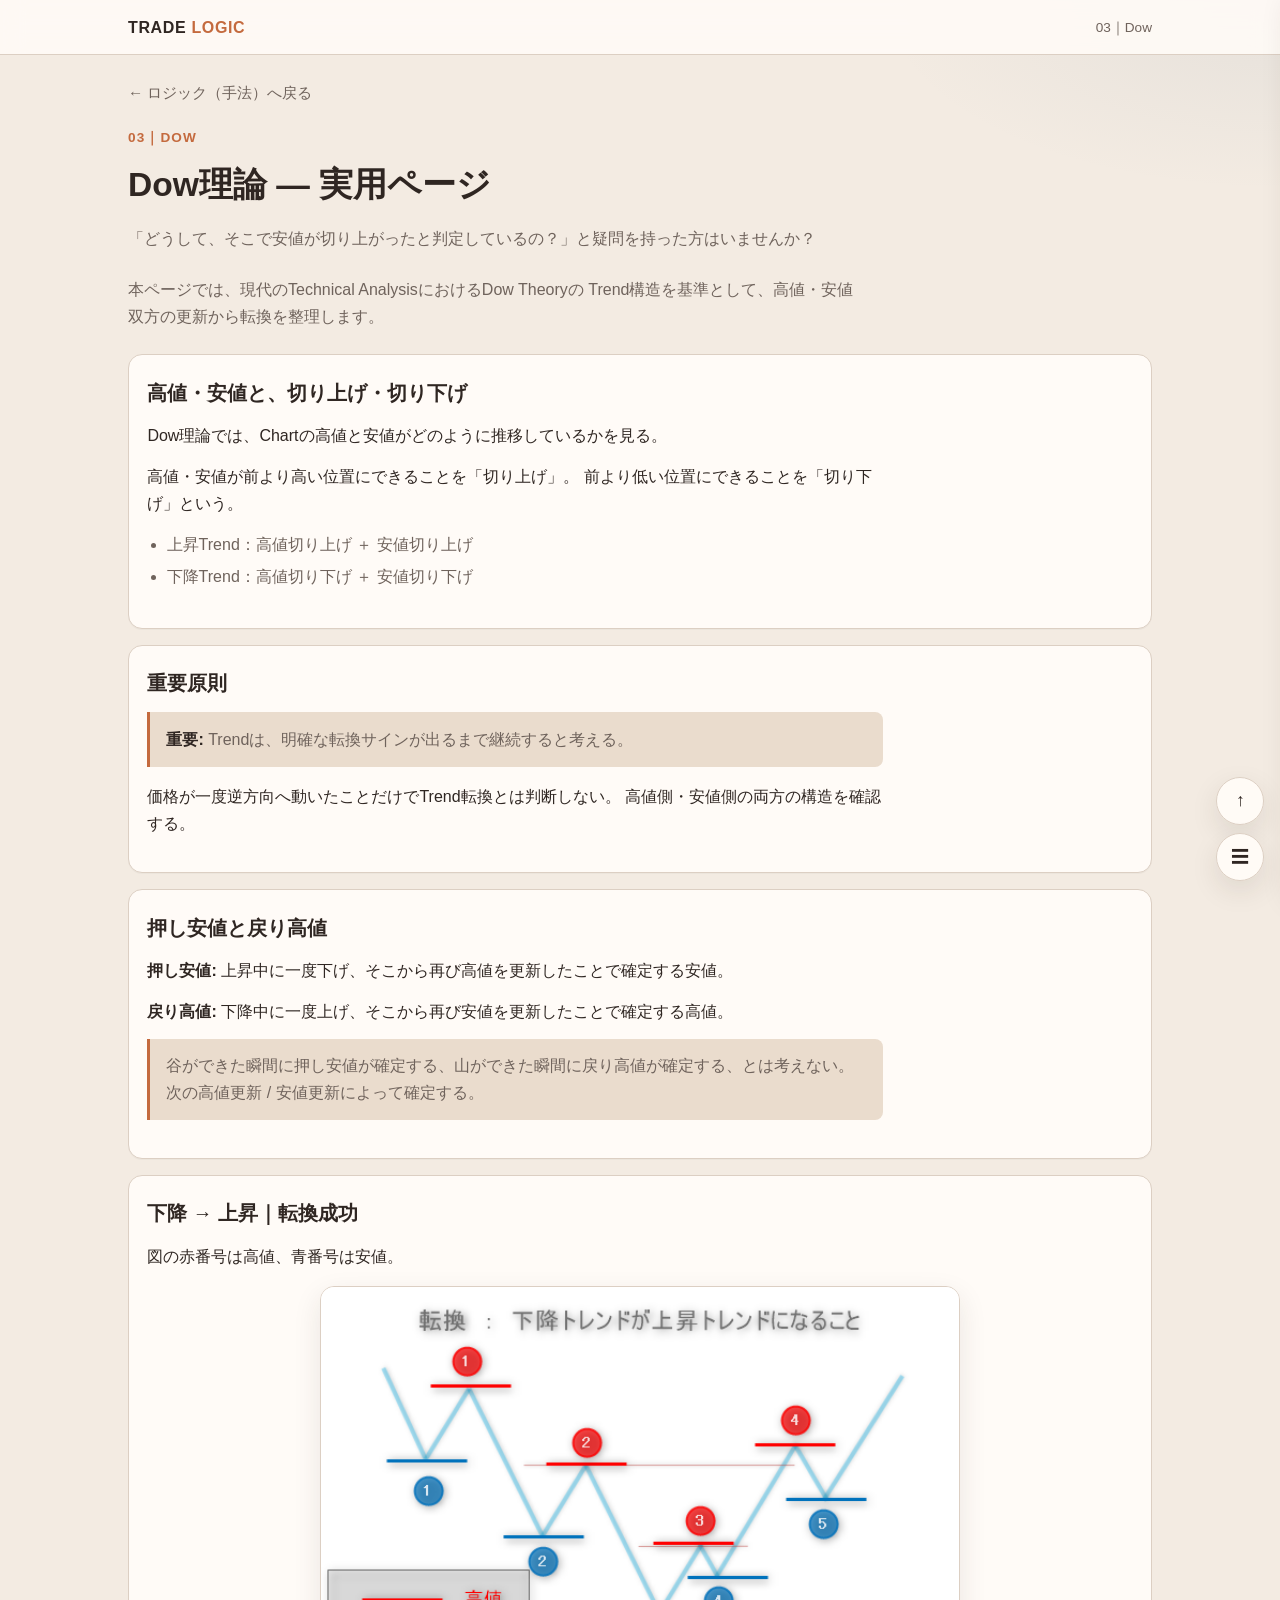
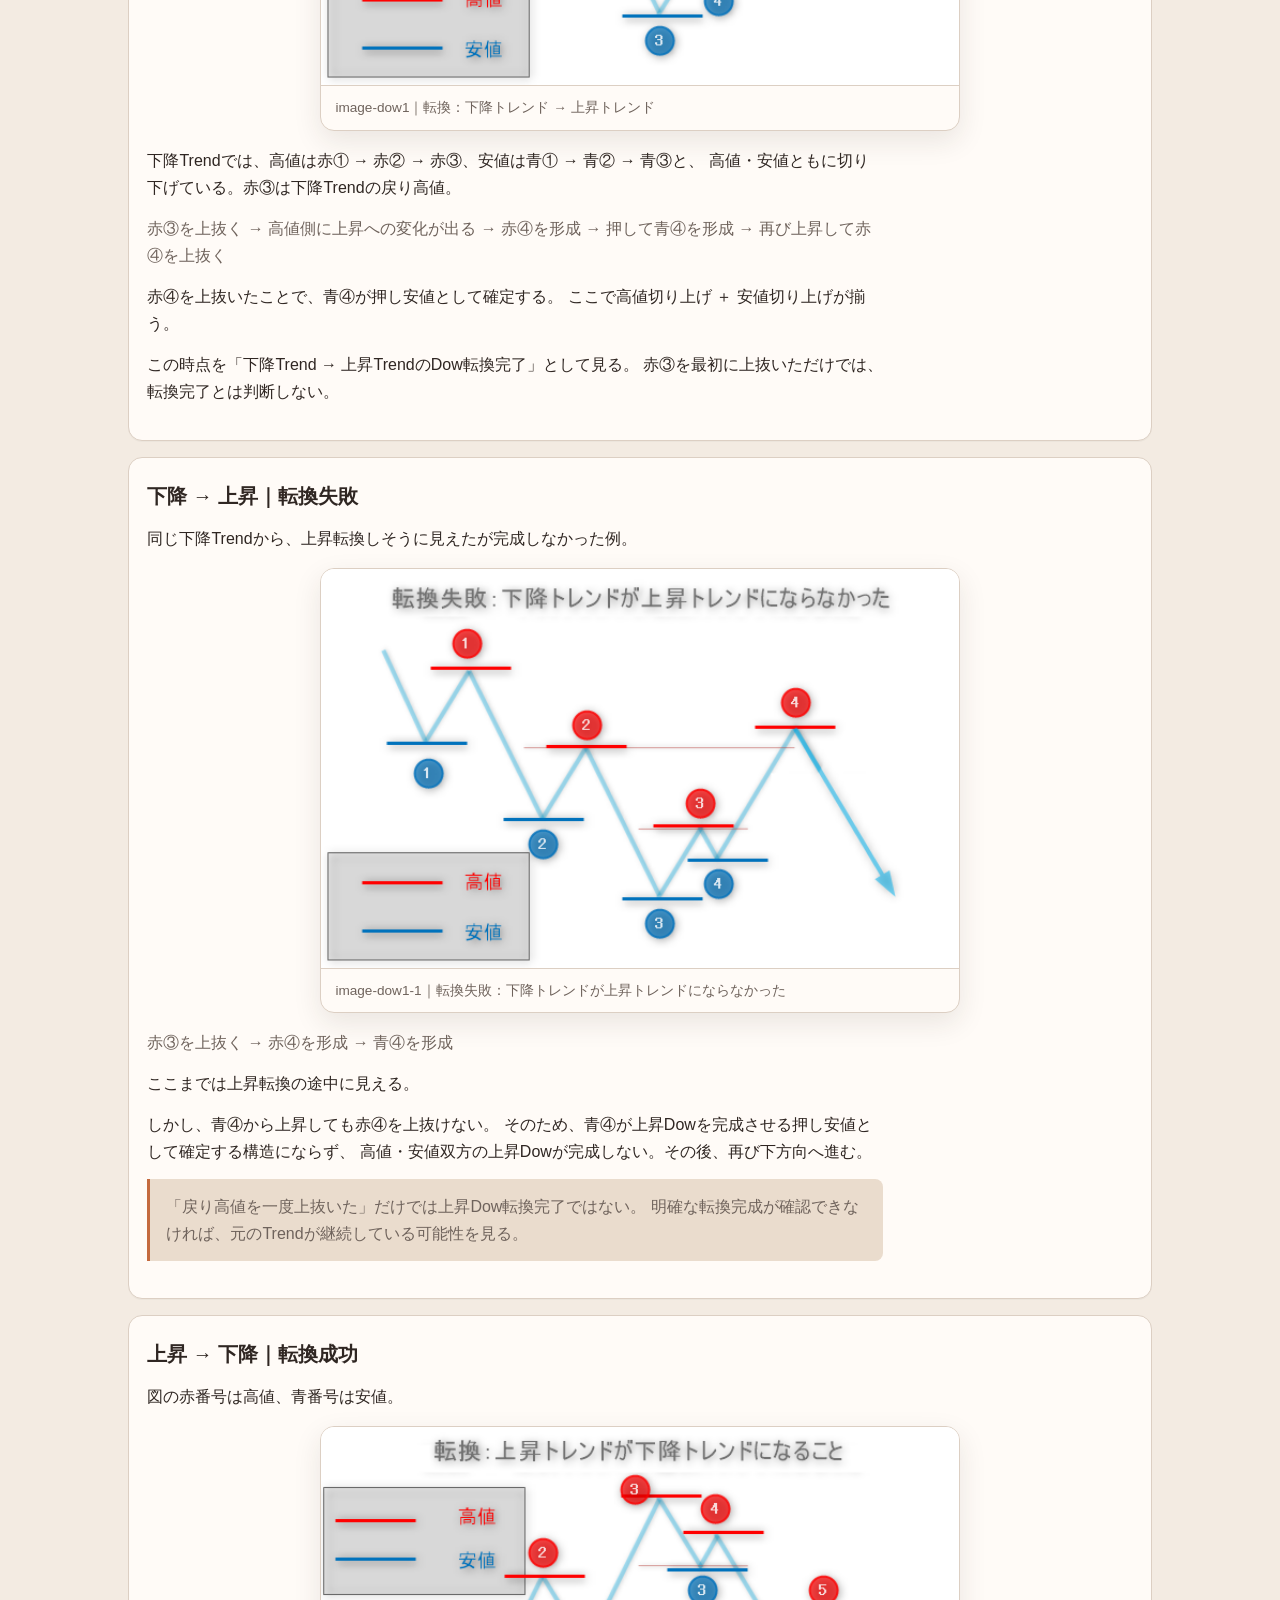
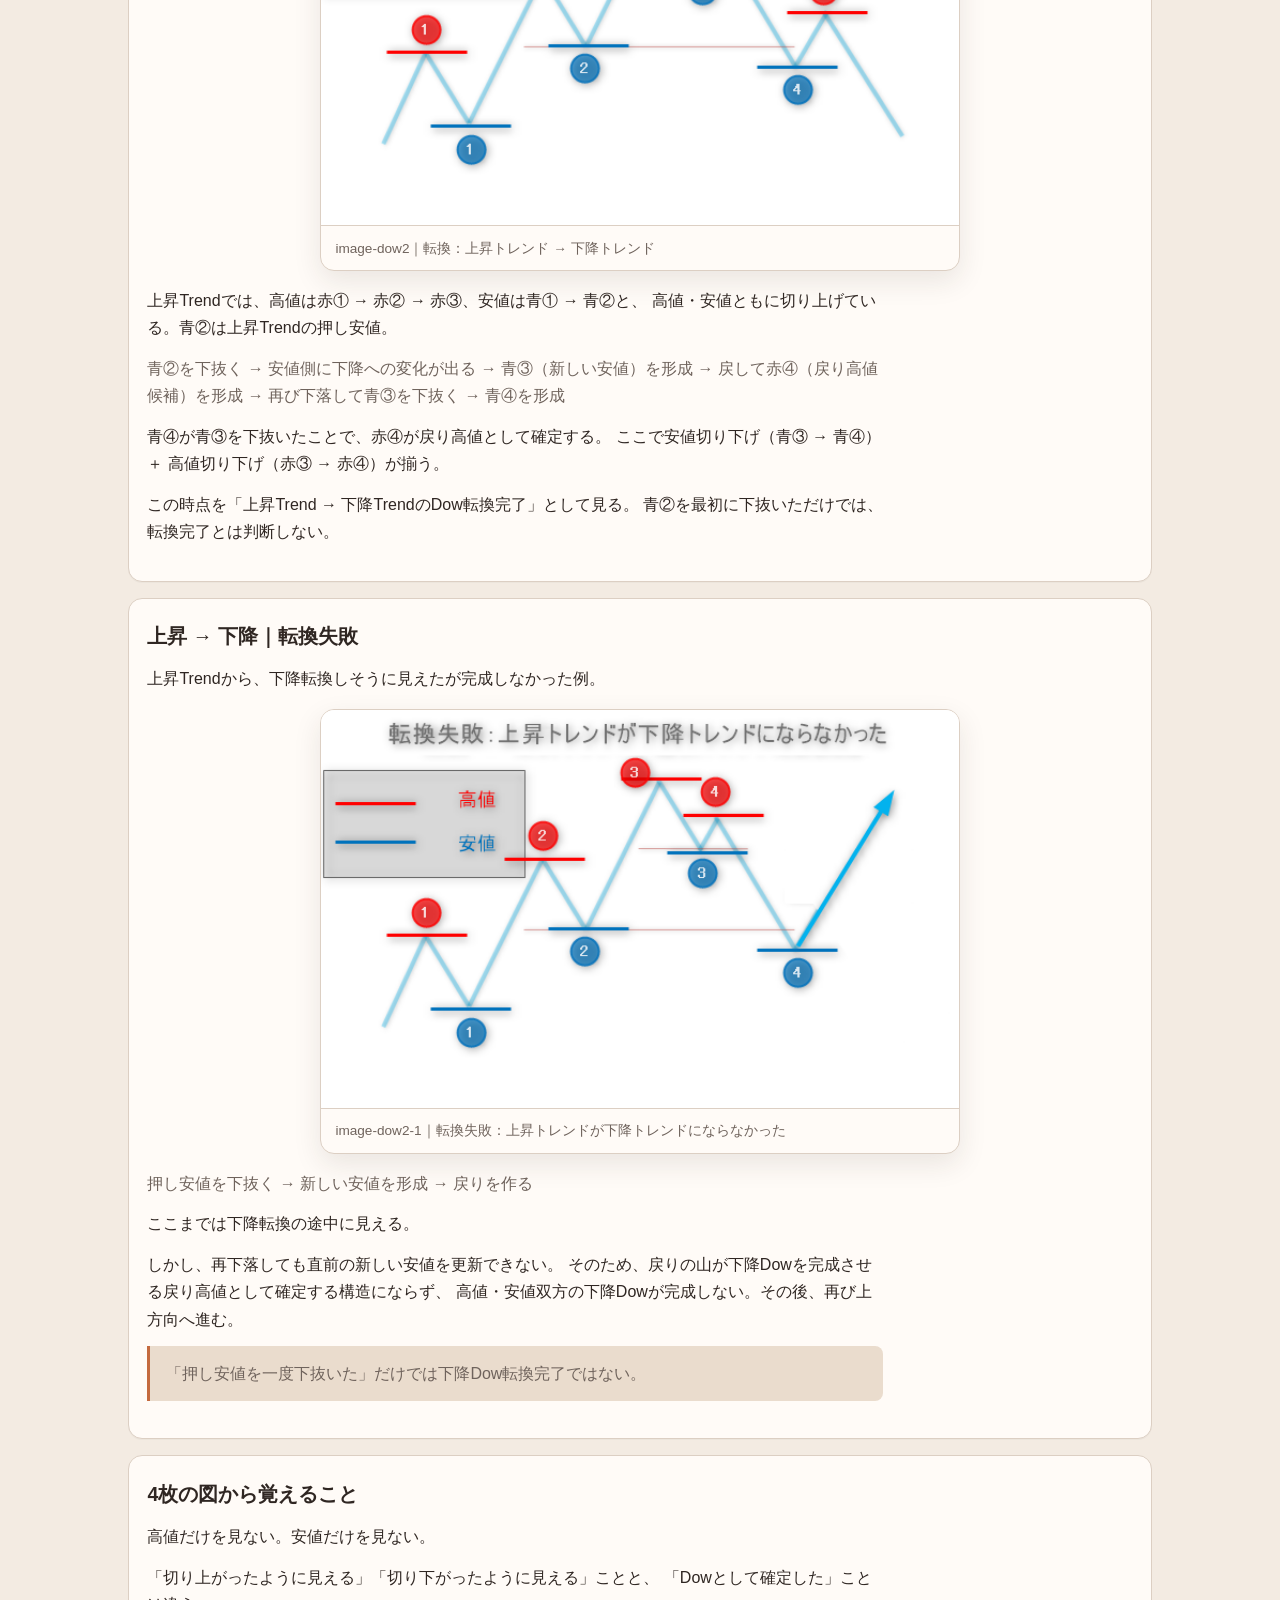
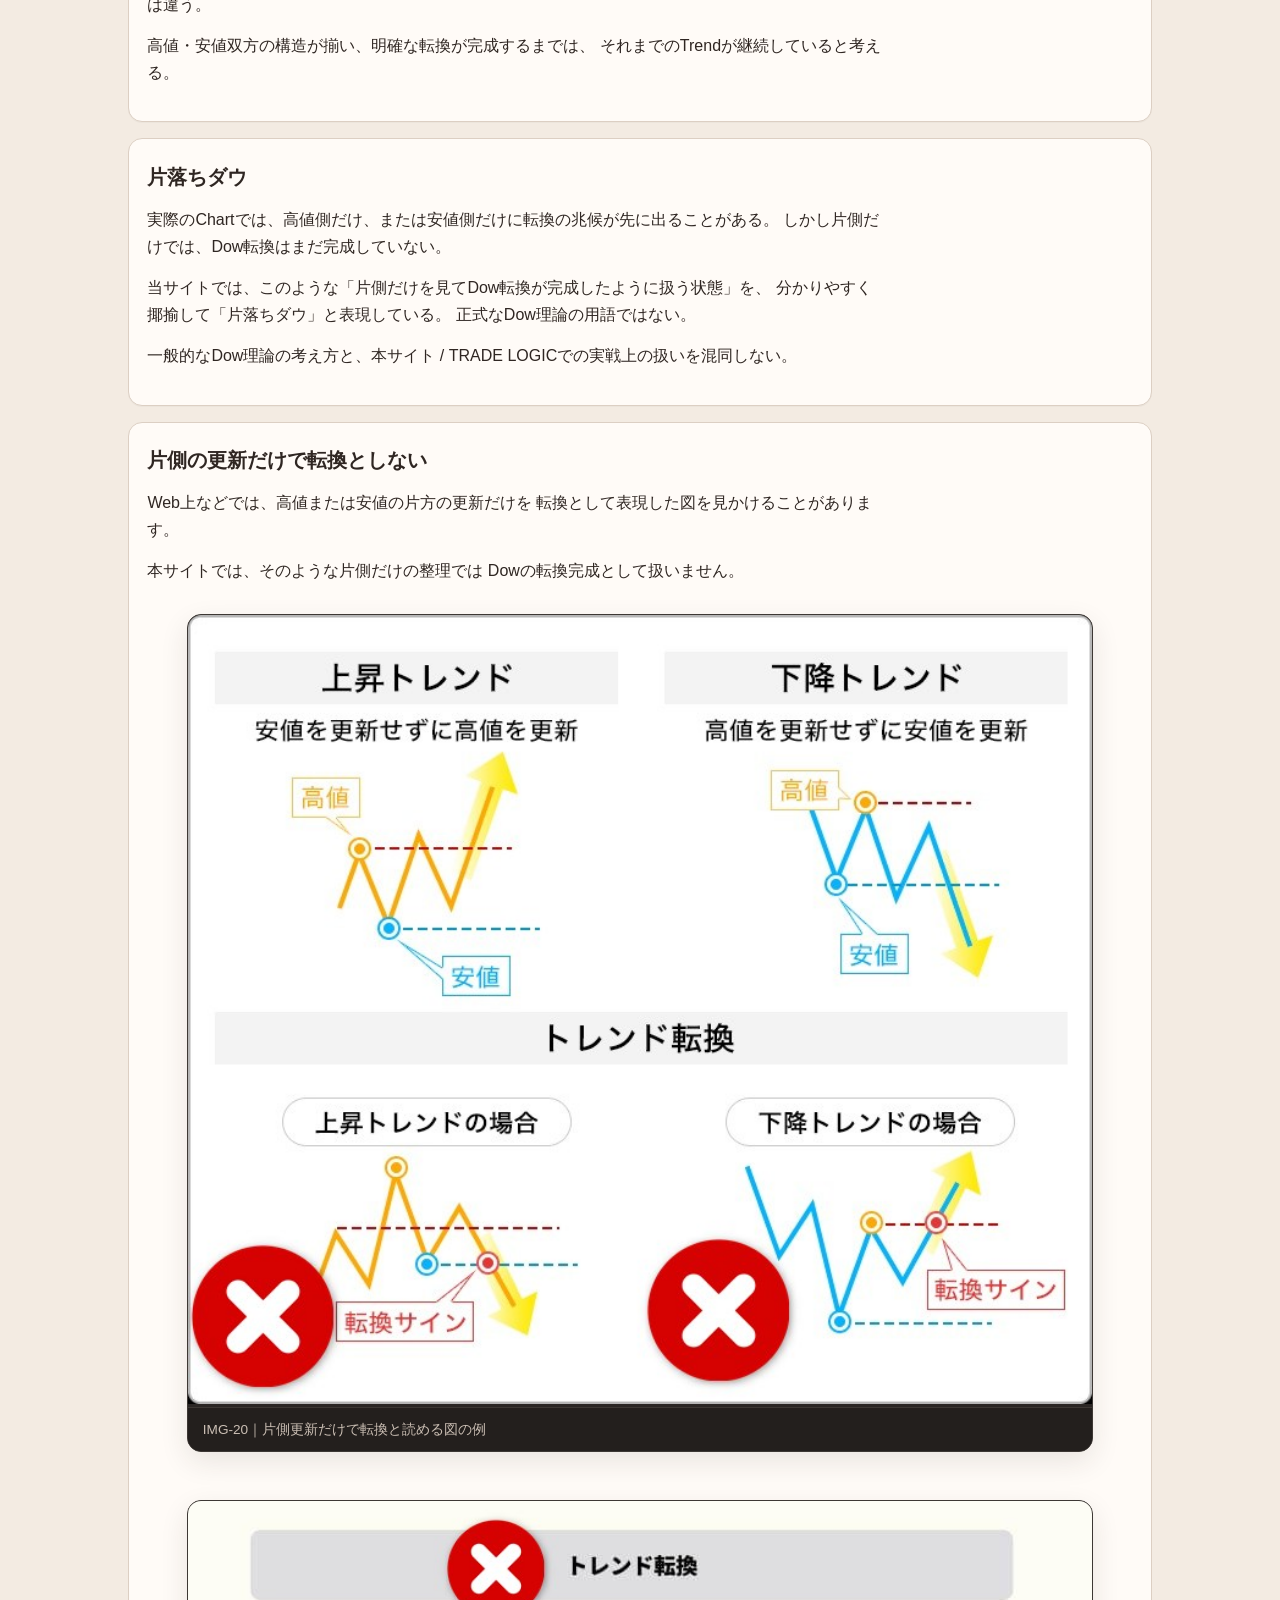
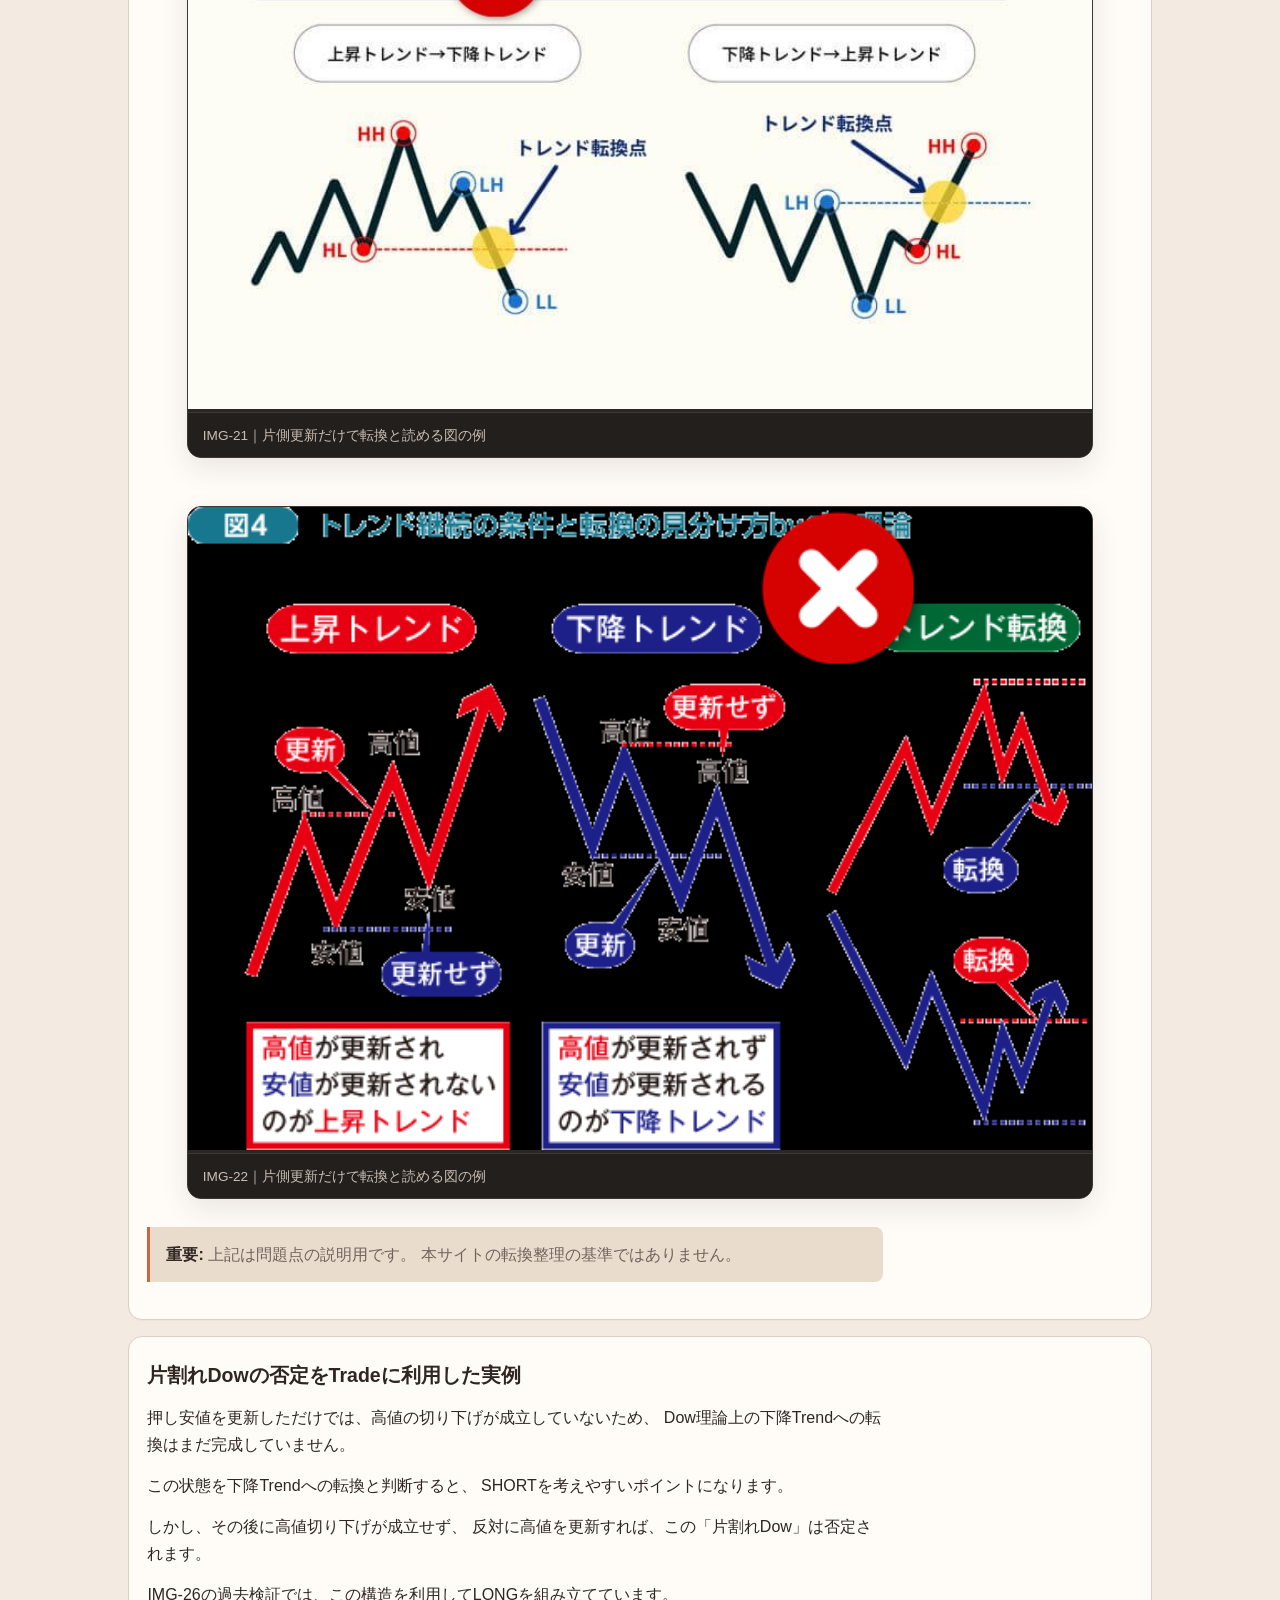
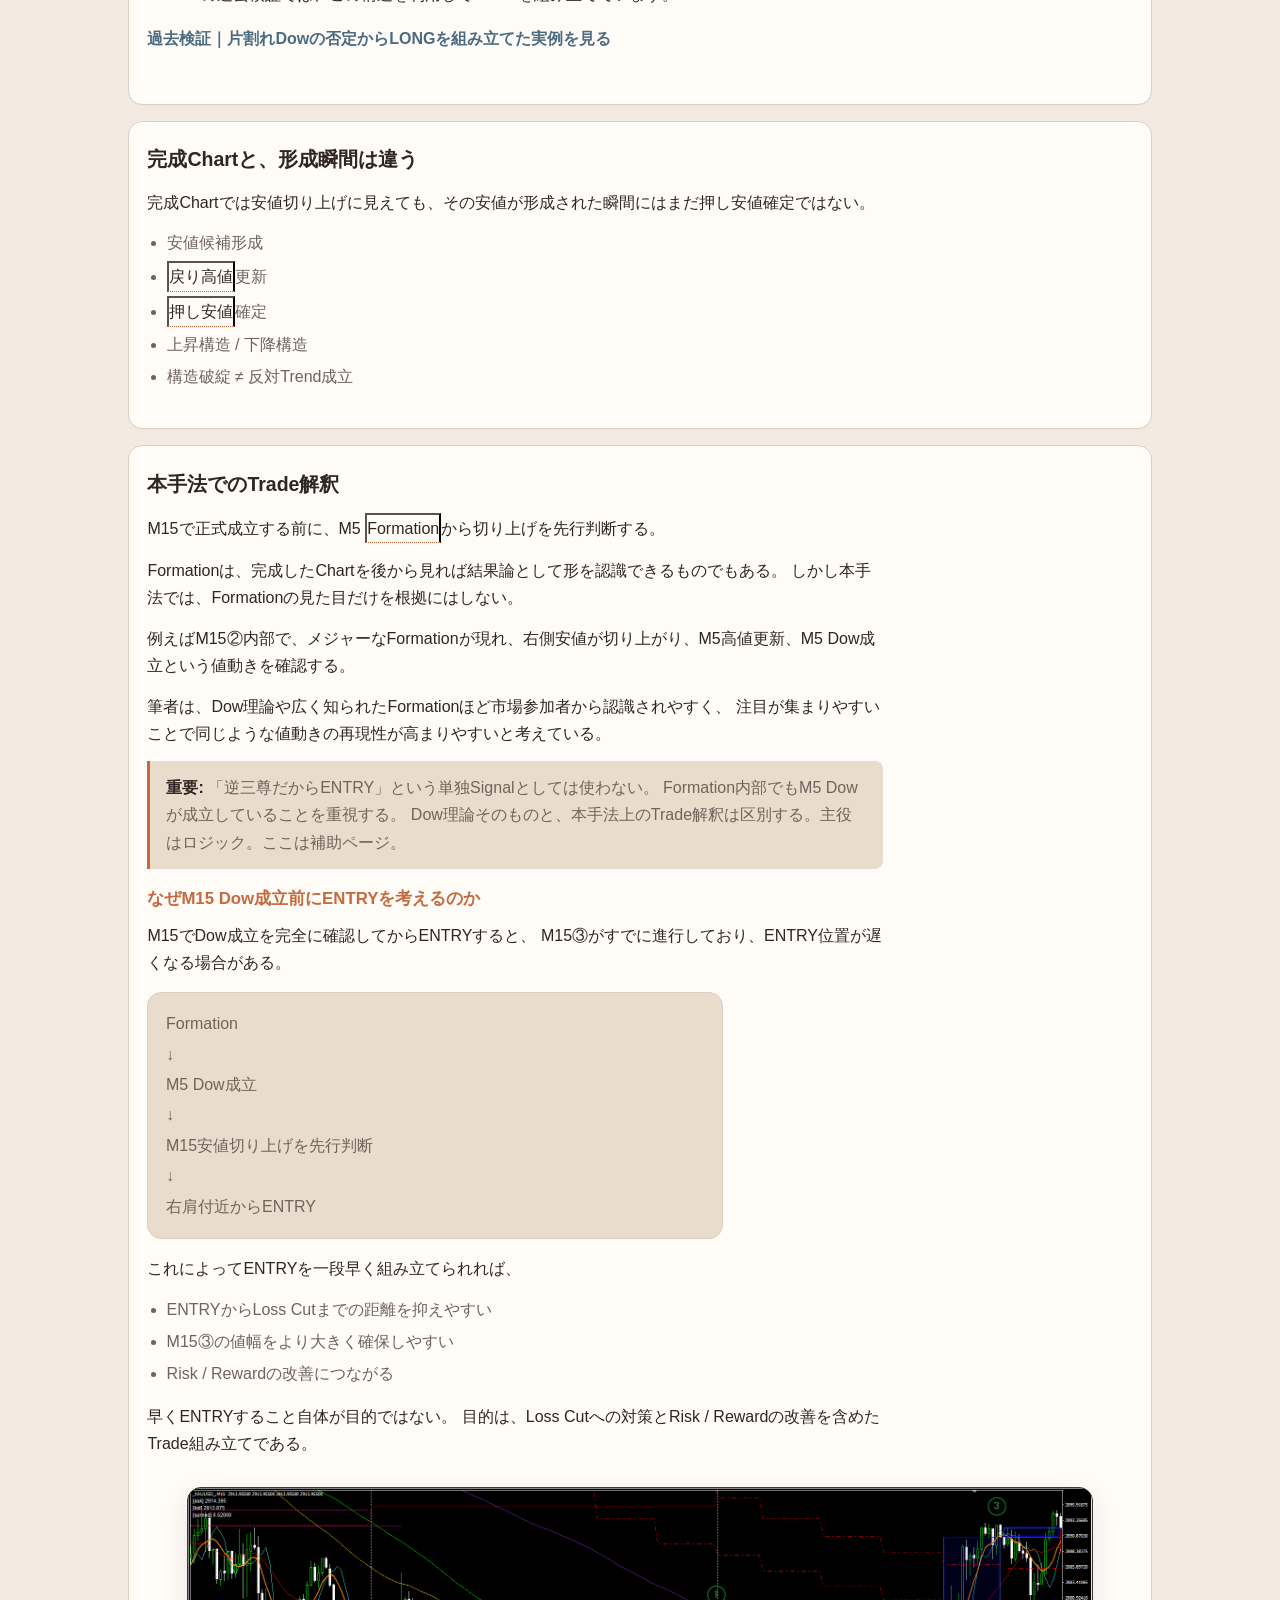
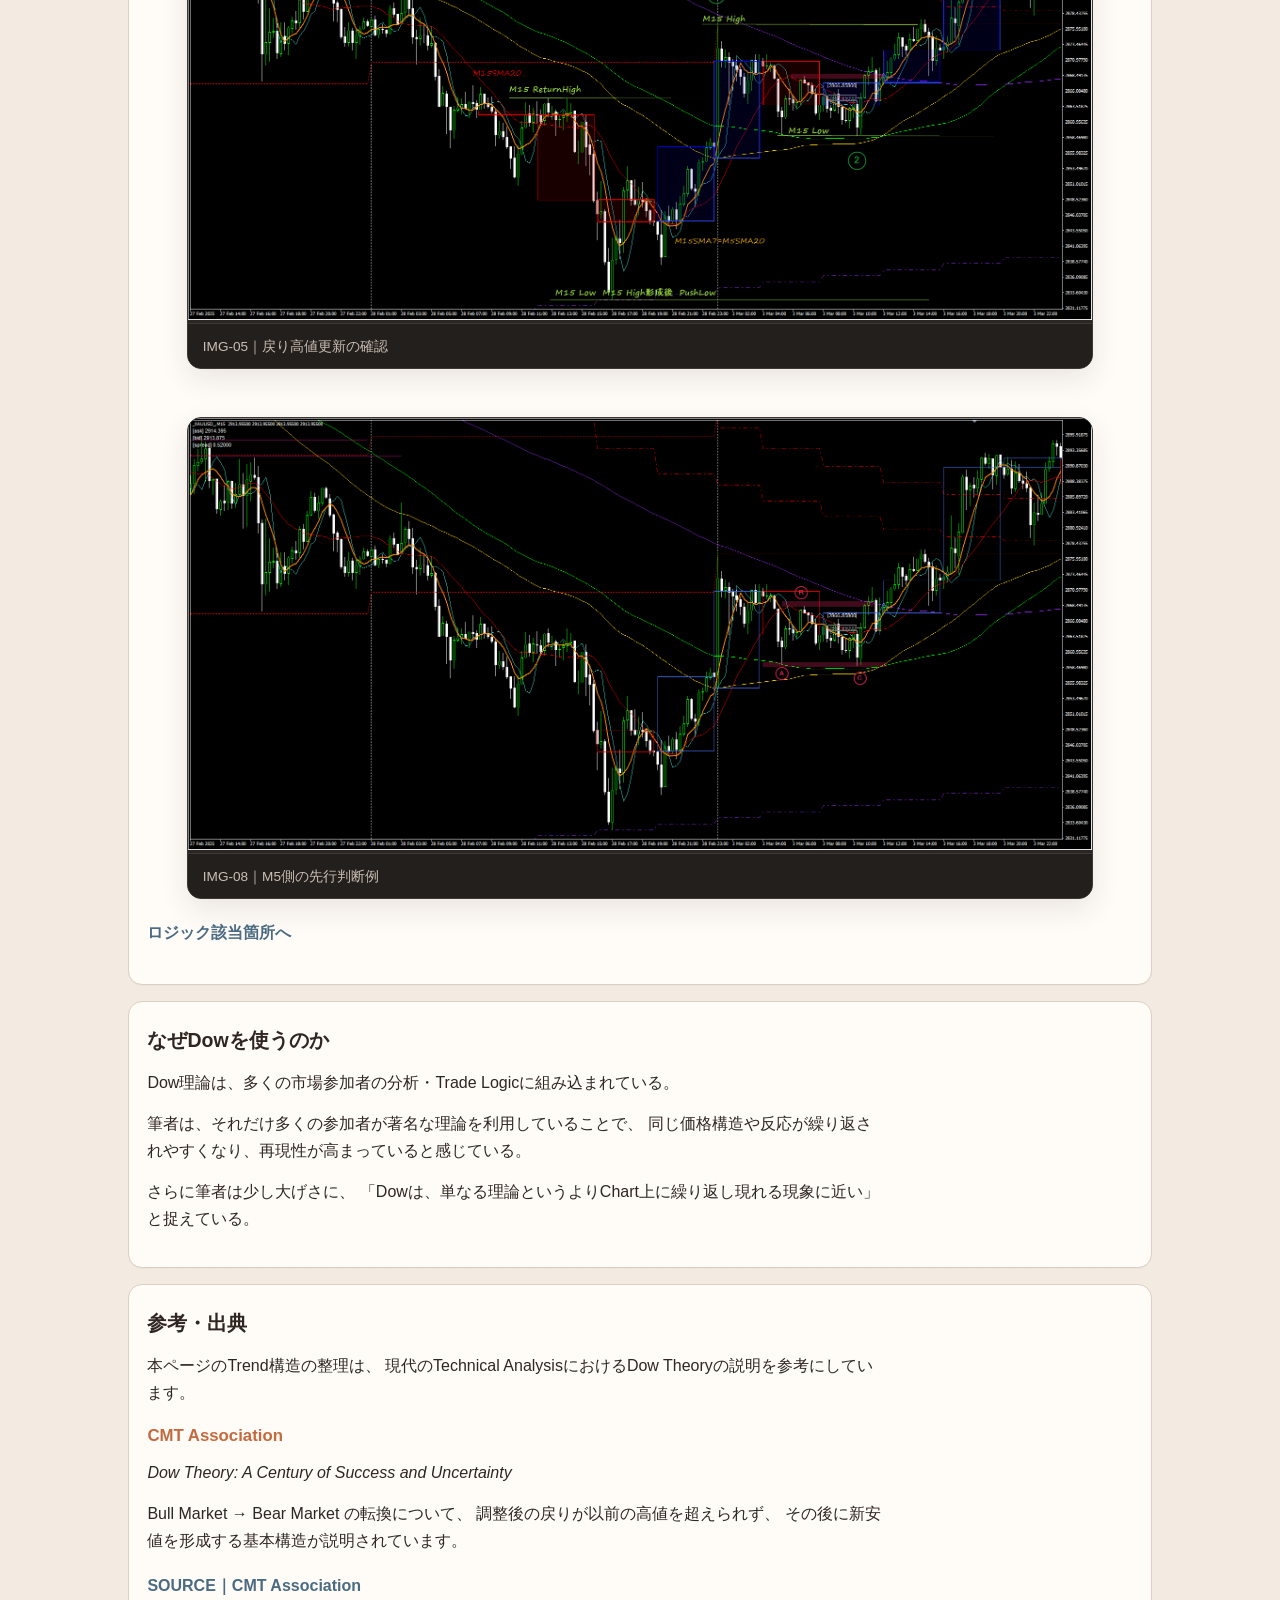
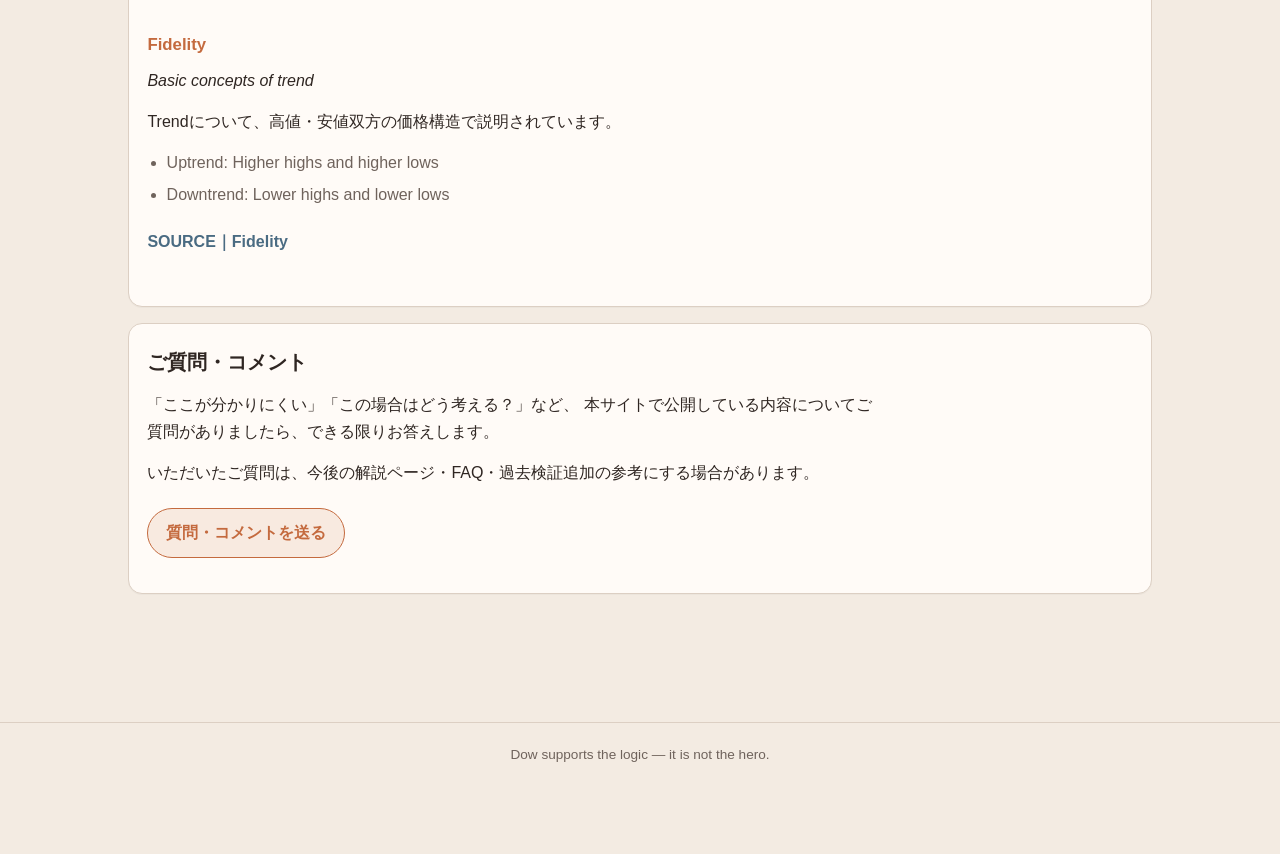
<file: dow/index.html>
<!DOCTYPE html>
<html lang="ja">
<head>
  <meta charset="UTF-8">
  <meta name="viewport" content="width=device-width, initial-scale=1">
  <title>03｜Dow理論 | TRADE LOGIC</title>
  <link rel="stylesheet" href="../css/site.css">
</head>
<body data-page="dow">
  <header class="site-header">
    <div class="site-header-inner">
      <a class="brand" href="../">TRADE <span>LOGIC</span></a>
      <div class="header-note">03｜Dow</div>
    </div>
  </header>
  <main class="wrap">
    <a class="back-link" href="../logic/">← ロジック（手法）へ戻る</a>
    <p class="page-kicker">03｜Dow</p>
    <h1 class="page-title">Dow理論 ― 実用ページ</h1>
    <p class="page-intro">
      「どうして、そこで安値が切り上がったと判定しているの？」と疑問を持った方はいませんか？
    </p>
    <p class="page-intro">
      本ページでは、現代のTechnical AnalysisにおけるDow Theoryの
      Trend構造を基準として、高値・安値双方の更新から転換を整理します。
    </p>

    <section class="block">
      <h2>高値・安値と、切り上げ・切り下げ</h2>
      <p>
        Dow理論では、Chartの高値と安値がどのように推移しているかを見る。
      </p>
      <p>
        高値・安値が前より高い位置にできることを「切り上げ」。
        前より低い位置にできることを「切り下げ」という。
      </p>
      <ul>
        <li>上昇Trend：高値切り上げ ＋ 安値切り上げ</li>
        <li>下降Trend：高値切り下げ ＋ 安値切り下げ</li>
      </ul>
    </section>

    <section class="block">
      <h2>重要原則</h2>
      <div class="note">
        <strong>重要:</strong> Trendは、明確な転換サインが出るまで継続すると考える。
      </div>
      <p>
        価格が一度逆方向へ動いたことだけでTrend転換とは判断しない。
        高値側・安値側の両方の構造を確認する。
      </p>
    </section>

    <section class="block">
      <h2>押し安値と戻り高値</h2>
      <p>
        <strong>押し安値:</strong>
        上昇中に一度下げ、そこから再び高値を更新したことで確定する安値。
      </p>
      <p>
        <strong>戻り高値:</strong>
        下降中に一度上げ、そこから再び安値を更新したことで確定する高値。
      </p>
      <div class="note">
        谷ができた瞬間に押し安値が確定する、山ができた瞬間に戻り高値が確定する、とは考えない。
        次の高値更新 / 安値更新によって確定する。
      </div>
    </section>

    <section class="block" id="dow-down-to-up">
      <h2>下降 → 上昇｜転換成功</h2>
      <p>図の赤番号は高値、青番号は安値。</p>
      <figure class="dow-schema">
        <button type="button" class="chart-hit"><img data-img="image-dow1.png" alt="下降トレンドから上昇トレンドへの転換成功"></button>
        <figcaption>image-dow1｜転換：下降トレンド → 上昇トレンド</figcaption>
      </figure>
      <p>
        下降Trendでは、高値は赤① → 赤② → 赤③、安値は青① → 青② → 青③と、
        高値・安値ともに切り下げている。赤③は下降Trendの戻り高値。
      </p>
      <p class="learn-flow">赤③を上抜く → 高値側に上昇への変化が出る → 赤④を形成 → 押して青④を形成 → 再び上昇して赤④を上抜く</p>
      <p>
        赤④を上抜いたことで、青④が押し安値として確定する。
        ここで高値切り上げ ＋ 安値切り上げが揃う。
      </p>
      <p>
        この時点を「下降Trend → 上昇TrendのDow転換完了」として見る。
        赤③を最初に上抜いただけでは、転換完了とは判断しない。
      </p>
    </section>

    <section class="block" id="dow-down-to-up-fail">
      <h2>下降 → 上昇｜転換失敗</h2>
      <p>同じ下降Trendから、上昇転換しそうに見えたが完成しなかった例。</p>
      <figure class="dow-schema">
        <button type="button" class="chart-hit"><img data-img="image-dow1-1.png" alt="下降トレンドが上昇トレンドにならなかった転換失敗"></button>
        <figcaption>image-dow1-1｜転換失敗：下降トレンドが上昇トレンドにならなかった</figcaption>
      </figure>
      <p class="learn-flow">赤③を上抜く → 赤④を形成 → 青④を形成</p>
      <p>ここまでは上昇転換の途中に見える。</p>
      <p>
        しかし、青④から上昇しても赤④を上抜けない。
        そのため、青④が上昇Dowを完成させる押し安値として確定する構造にならず、
        高値・安値双方の上昇Dowが完成しない。その後、再び下方向へ進む。
      </p>
      <div class="note">
        「戻り高値を一度上抜いた」だけでは上昇Dow転換完了ではない。
        明確な転換完成が確認できなければ、元のTrendが継続している可能性を見る。
      </div>
    </section>

    <section class="block" id="dow-up-to-down">
      <h2>上昇 → 下降｜転換成功</h2>
      <p>図の赤番号は高値、青番号は安値。</p>
      <figure class="dow-schema">
        <button type="button" class="chart-hit"><img data-img="image-dow2.png" alt="上昇トレンドから下降トレンドへの転換成功"></button>
        <figcaption>image-dow2｜転換：上昇トレンド → 下降トレンド</figcaption>
      </figure>
      <p>
        上昇Trendでは、高値は赤① → 赤② → 赤③、安値は青① → 青②と、
        高値・安値ともに切り上げている。青②は上昇Trendの押し安値。
      </p>
      <p class="learn-flow">青②を下抜く → 安値側に下降への変化が出る → 青③（新しい安値）を形成 → 戻して赤④（戻り高値候補）を形成 → 再び下落して青③を下抜く → 青④を形成</p>
      <p>
        青④が青③を下抜いたことで、赤④が戻り高値として確定する。
        ここで安値切り下げ（青③ → 青④）＋ 高値切り下げ（赤③ → 赤④）が揃う。
      </p>
      <p>
        この時点を「上昇Trend → 下降TrendのDow転換完了」として見る。
        青②を最初に下抜いただけでは、転換完了とは判断しない。
      </p>
    </section>

    <section class="block" id="dow-up-to-down-fail">
      <h2>上昇 → 下降｜転換失敗</h2>
      <p>上昇Trendから、下降転換しそうに見えたが完成しなかった例。</p>
      <figure class="dow-schema">
        <button type="button" class="chart-hit"><img data-img="image-dow2-1.png" alt="上昇トレンドが下降トレンドにならなかった転換失敗"></button>
        <figcaption>image-dow2-1｜転換失敗：上昇トレンドが下降トレンドにならなかった</figcaption>
      </figure>
      <p class="learn-flow">押し安値を下抜く → 新しい安値を形成 → 戻りを作る</p>
      <p>ここまでは下降転換の途中に見える。</p>
      <p>
        しかし、再下落しても直前の新しい安値を更新できない。
        そのため、戻りの山が下降Dowを完成させる戻り高値として確定する構造にならず、
        高値・安値双方の下降Dowが完成しない。その後、再び上方向へ進む。
      </p>
      <div class="note">
        「押し安値を一度下抜いた」だけでは下降Dow転換完了ではない。
      </div>
    </section>

    <section class="block">
      <h2>4枚の図から覚えること</h2>
      <p>高値だけを見ない。安値だけを見ない。</p>
      <p>
        「切り上がったように見える」「切り下がったように見える」ことと、
        「Dowとして確定した」ことは違う。
      </p>
      <p>
        高値・安値双方の構造が揃い、明確な転換が完成するまでは、
        それまでのTrendが継続していると考える。
      </p>
    </section>

    <section class="block" id="kataochi-dow">
      <h2>片落ちダウ</h2>
      <p>
        実際のChartでは、高値側だけ、または安値側だけに転換の兆候が先に出ることがある。
        しかし片側だけでは、Dow転換はまだ完成していない。
      </p>
      <p>
        当サイトでは、このような「片側だけを見てDow転換が完成したように扱う状態」を、
        分かりやすく揶揄して「片落ちダウ」と表現している。
        正式なDow理論の用語ではない。
      </p>
      <p>
        一般的なDow理論の考え方と、本サイト / TRADE LOGICでの実戦上の扱いを混同しない。
      </p>
    </section>

    <section class="block">
      <h2>片側の更新だけで転換としない</h2>
      <p>
        Web上などでは、高値または安値の片方の更新だけを
        転換として表現した図を見かけることがあります。
      </p>
      <p>
        本サイトでは、そのような片側だけの整理では
        Dowの転換完成として扱いません。
      </p>
      <div class="chart-stack">
        <figure class="chart-card">
          <button type="button" class="chart-hit"><img data-img="IMG-20.jpg" alt="片側更新の図例1"></button>
          <figcaption class="chart-cap">IMG-20｜片側更新だけで転換と読める図の例</figcaption>
        </figure>
        <figure class="chart-card">
          <button type="button" class="chart-hit"><img data-img="IMG-21.jpg" alt="片側更新の図例2"></button>
          <figcaption class="chart-cap">IMG-21｜片側更新だけで転換と読める図の例</figcaption>
        </figure>
        <figure class="chart-card">
          <button type="button" class="chart-hit"><img data-img="IMG-22.png" alt="片側更新の図例3"></button>
          <figcaption class="chart-cap">IMG-22｜片側更新だけで転換と読める図の例</figcaption>
        </figure>
      </div>
      <div class="note">
        <strong>重要:</strong> 上記は問題点の説明用です。
        本サイトの転換整理の基準ではありません。
      </div>
    </section>

    <section class="block" id="partial-dow-case">
      <h2>片割れDowの否定をTradeに利用した実例</h2>
      <p>
        押し安値を更新しただけでは、高値の切り下げが成立していないため、
        Dow理論上の下降Trendへの転換はまだ完成していません。
      </p>
      <p>
        この状態を下降Trendへの転換と判断すると、
        SHORTを考えやすいポイントになります。
      </p>
      <p>
        しかし、その後に高値切り下げが成立せず、
        反対に高値を更新すれば、この「片割れDow」は否定されます。
      </p>
      <p>
        IMG-26の過去検証では、この構造を利用してLONGを組み立てています。
      </p>
      <p>
        <a class="detail-link" href="../trades/#img-26">過去検証｜片割れDowの否定からLONGを組み立てた実例を見る</a>
      </p>
    </section>

    <section class="block">
      <h2>完成Chartと、形成瞬間は違う</h2>
      <p>完成Chartでは安値切り上げに見えても、その安値が形成された瞬間にはまだ押し安値確定ではない。</p>
      <ul>
        <li>安値候補形成</li>
        <li><button type="button" class="term" data-term="戻り高値">戻り高値</button>更新</li>
        <li><button type="button" class="term" data-term="押し安値">押し安値</button>確定</li>
        <li>上昇構造 / 下降構造</li>
        <li>構造破綻 ≠ 反対Trend成立</li>
      </ul>
    </section>

    <section class="block">
      <h2>本手法でのTrade解釈</h2>
      <p>M15で正式成立する前に、M5 <button type="button" class="term" data-term="Formation">Formation</button>から切り上げを先行判断する。</p>
      <p>
        Formationは、完成したChartを後から見れば結果論として形を認識できるものでもある。
        しかし本手法では、Formationの見た目だけを根拠にはしない。
      </p>
      <p>
        例えばM15②内部で、メジャーなFormationが現れ、右側安値が切り上がり、M5高値更新、M5 Dow成立という値動きを確認する。
      </p>
      <p>
        筆者は、Dow理論や広く知られたFormationほど市場参加者から認識されやすく、
        注目が集まりやすいことで同じような値動きの再現性が高まりやすいと考えている。
      </p>
      <div class="note">
        <strong>重要:</strong> 「逆三尊だからENTRY」という単独Signalとしては使わない。
        Formation内部でもM5 Dowが成立していることを重視する。
        Dow理論そのものと、本手法上のTrade解釈は区別する。主役はロジック。ここは補助ページ。
      </div>

      <h3>なぜM15 Dow成立前にENTRYを考えるのか</h3>
      <p>
        M15でDow成立を完全に確認してからENTRYすると、
        M15③がすでに進行しており、ENTRY位置が遅くなる場合がある。
      </p>
      <div class="flow">
        Formation<br>↓<br>M5 Dow成立<br>↓<br>M15安値切り上げを先行判断<br>↓<br>右肩付近からENTRY
      </div>
      <p>
        これによってENTRYを一段早く組み立てられれば、
      </p>
      <ul>
        <li>ENTRYからLoss Cutまでの距離を抑えやすい</li>
        <li>M15③の値幅をより大きく確保しやすい</li>
        <li>Risk / Rewardの改善につながる</li>
      </ul>
      <p>
        早くENTRYすること自体が目的ではない。
        目的は、Loss Cutへの対策とRisk / Rewardの改善を含めたTrade組み立てである。
      </p>
      <div class="chart-stack">
        <figure class="chart-card">
          <button type="button" class="chart-hit"><img data-img="IMG-05.png" alt="戻り高値更新"></button>
          <figcaption class="chart-cap">IMG-05｜戻り高値更新の確認</figcaption>
        </figure>
        <figure class="chart-card">
          <button type="button" class="chart-hit"><img data-img="IMG-08.png" alt="M5 Dow成立"></button>
          <figcaption class="chart-cap">IMG-08｜M5側の先行判断例</figcaption>
        </figure>
      </div>
      <a class="detail-link" href="../logic/#block-06">ロジック該当箇所へ</a>
    </section>

    <section class="block">
      <h2>なぜDowを使うのか</h2>
      <p>Dow理論は、多くの市場参加者の分析・Trade Logicに組み込まれている。</p>
      <p>
        筆者は、それだけ多くの参加者が著名な理論を利用していることで、
        同じ価格構造や反応が繰り返されやすくなり、再現性が高まっていると感じている。
      </p>
      <p>
        さらに筆者は少し大げさに、
        「Dowは、単なる理論というよりChart上に繰り返し現れる現象に近い」
        と捉えている。
      </p>
    </section>

    <section class="block" id="sources">
      <h2>参考・出典</h2>
      <p>
        本ページのTrend構造の整理は、
        現代のTechnical AnalysisにおけるDow Theoryの説明を参考にしています。
      </p>

      <h3>CMT Association</h3>
      <p>
        <em>Dow Theory: A Century of Success and Uncertainty</em>
      </p>
      <p>
        Bull Market → Bear Market の転換について、
        調整後の戻りが以前の高値を超えられず、
        その後に新安値を形成する基本構造が説明されています。
      </p>
      <p>
        <a class="detail-link" href="https://cmtassociation.org/technically_speaking/technically-speaking-october-2011/" target="_blank" rel="noopener noreferrer">SOURCE｜CMT Association</a>
      </p>

      <h3>Fidelity</h3>
      <p>
        <em>Basic concepts of trend</em>
      </p>
      <p>Trendについて、高値・安値双方の価格構造で説明されています。</p>
      <ul>
        <li>Uptrend: Higher highs and higher lows</li>
        <li>Downtrend: Lower highs and lower lows</li>
      </ul>
      <p>
        <a class="detail-link" href="https://www.fidelity.com/learning-center/trading-investing/technical-analysis/basic-concepts-trend" target="_blank" rel="noopener noreferrer">SOURCE｜Fidelity</a>
      </p>
    </section>

    <section class="block" id="questions">
      <h2>ご質問・コメント</h2>
      <p>
        「ここが分かりにくい」「この場合はどう考える？」など、
        本サイトで公開している内容についてご質問がありましたら、できる限りお答えします。
      </p>
      <p>
        いただいたご質問は、今後の解説ページ・FAQ・過去検証追加の参考にする場合があります。
      </p>
      <p>
        <a class="cta-btn" href="../questions/">質問・コメントを送る</a>
      </p>
    </section>
  </main>
  <footer class="site-footer">Dow supports the logic — it is not the hero.</footer>
  <script src="../js/site.js"></script>
</body>
</html>
</file>
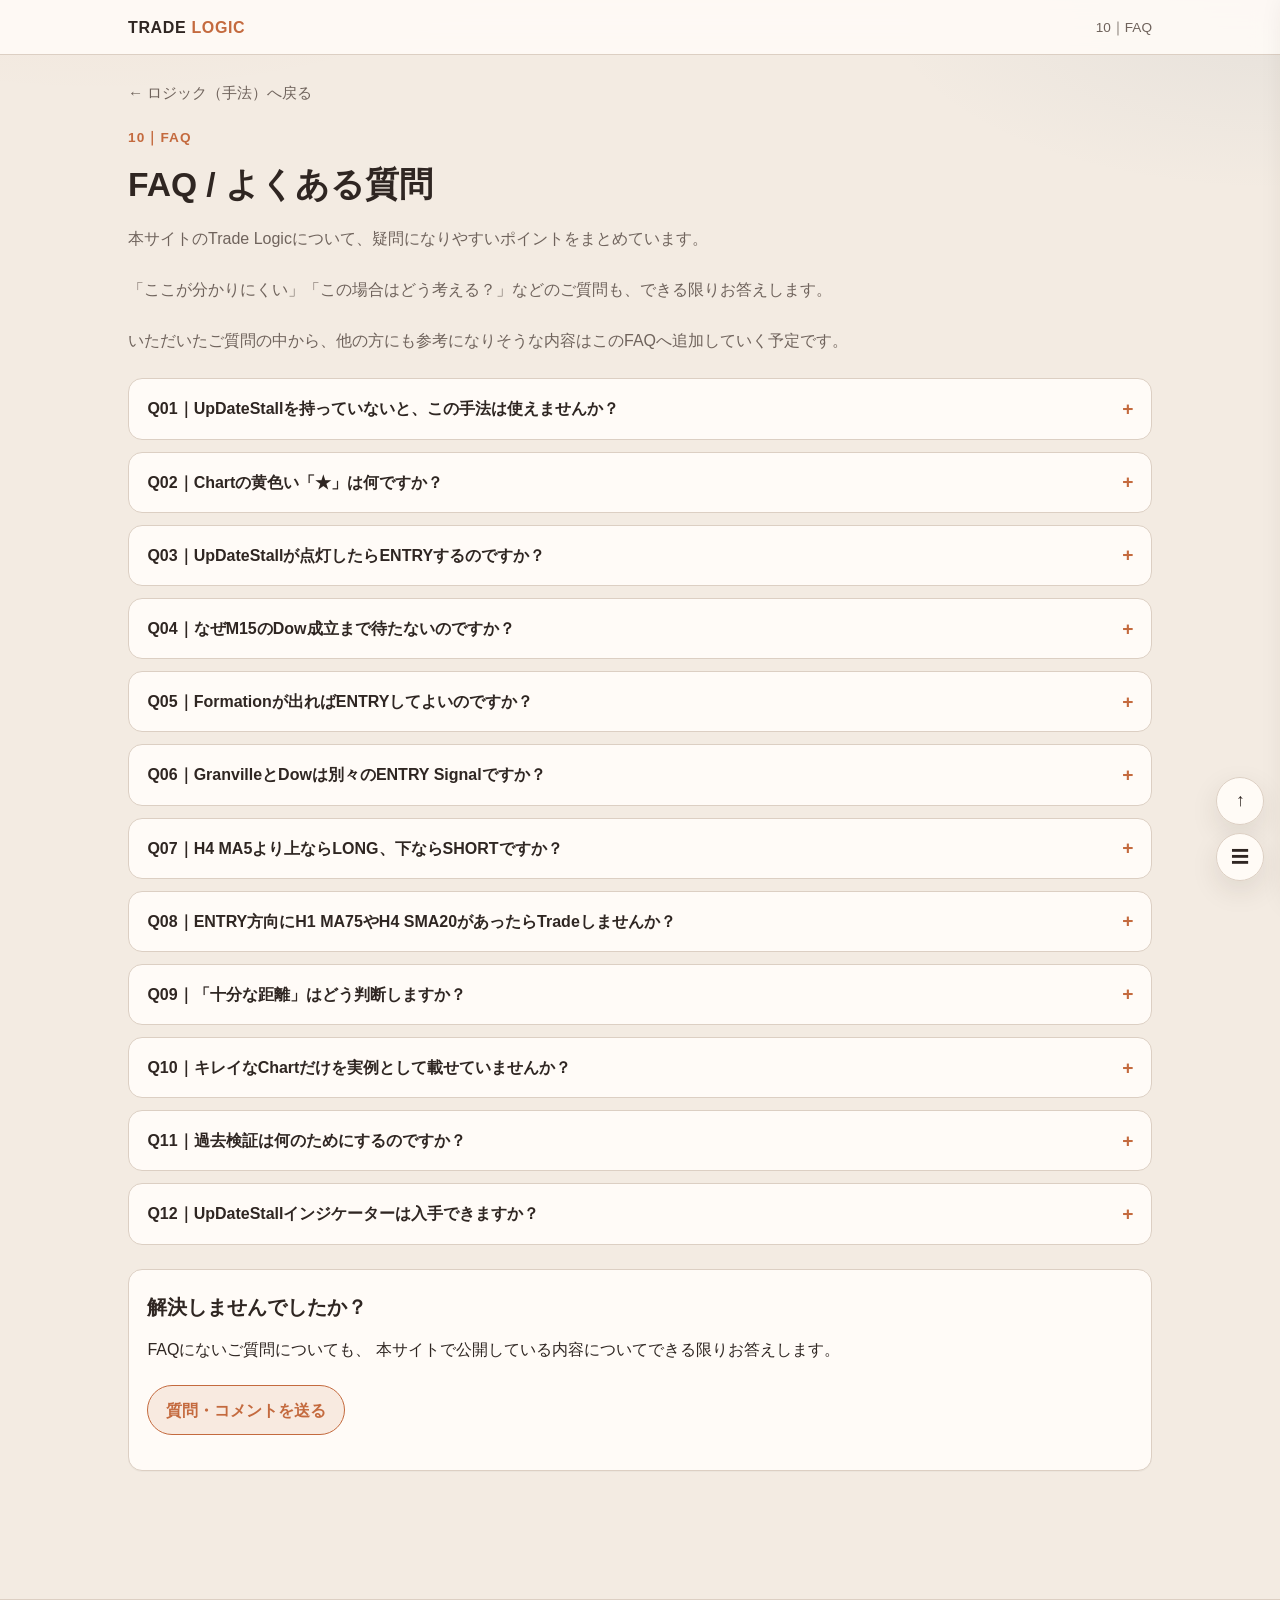
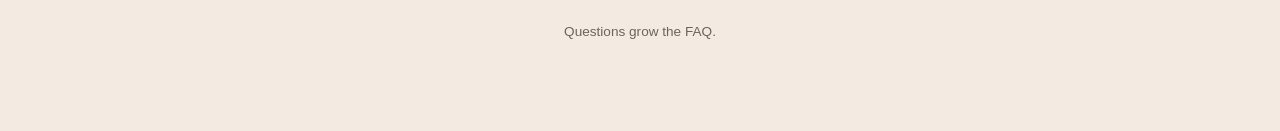
<file: faq/index.html>
<!DOCTYPE html>
<html lang="ja">
<head>
  <meta charset="UTF-8">
  <meta name="viewport" content="width=device-width, initial-scale=1">
  <title>10｜FAQ / よくある質問 | TRADE LOGIC</title>
  <link rel="stylesheet" href="../css/site.css">
</head>
<body data-page="faq">
  <header class="site-header">
    <div class="site-header-inner">
      <a class="brand" href="../">TRADE <span>LOGIC</span></a>
      <div class="header-note">10｜FAQ</div>
    </div>
  </header>
  <main class="wrap">
    <a class="back-link" href="../logic/">← ロジック（手法）へ戻る</a>
    <p class="page-kicker">10｜FAQ</p>
    <h1 class="page-title">FAQ / よくある質問</h1>
    <p class="page-intro">
      本サイトのTrade Logicについて、疑問になりやすいポイントをまとめています。
    </p>
    <p class="page-intro">
      「ここが分かりにくい」「この場合はどう考える？」などのご質問も、できる限りお答えします。
    </p>
    <p class="page-intro">
      いただいたご質問の中から、他の方にも参考になりそうな内容はこのFAQへ追加していく予定です。
    </p>

    <div class="faq-list">
      <details class="faq-item">
        <summary>Q01｜UpDateStallを持っていないと、この手法は使えませんか？</summary>
        <div class="faq-answer">
          <p>いいえ。</p>
          <p>
            UpDateStallをお持ちでなくても、このLogicを確認・過去検証することはできます。
          </p>
          <p>
            まずはH4 ChartのShort Candleを仮の観測基準として、その後の値動きを追ってみてください。
          </p>
          <div class="flow">
            H4 Short Candle<br>↓<br>H4 MA5 / Granville<br>↓<br>M15の値動きを確認<br>↓<br>必要に応じてM5へ時間軸を落として確認
          </div>
          <p>という流れを確認できます。</p>
          <p>
            M15の「①②③」表現については、
            <a class="detail-link" href="../wave/">①②③・波の見方を見る</a>
            を確認してください。
          </p>
          <div class="note">
            <strong>重要:</strong> Short Candle ＝ UpDateStall という意味ではありません。<br>
            Short Candleは、UpDateStallを持っていない方がLogicを確認するための仮の観測基準です。
          </div>
        </div>
      </details>

      <details class="faq-item">
        <summary>Q02｜Chartの黄色い「★」は何ですか？</summary>
        <div class="faq-answer">
          <p>黄色★は、本サイトで使用しているH4 UpDateStallの発生ポイントです。</p>
          <p>
            筆者はこのポイントを、「ここでENTRYする」というSignalではなく、
            「ここから次の値動きを観測し、Trade Scenarioを組み立て始める」ための基準として使用しています。
          </p>
          <a class="detail-link" href="../basis/">詳細 → 基準（basis/）</a>
        </div>
      </details>

      <details class="faq-item">
        <summary>Q03｜UpDateStallが点灯したらENTRYするのですか？</summary>
        <div class="faq-answer">
          <p>いいえ。</p>
          <div class="note"><strong>UpDateStall点灯 ＝ ENTRY</strong> ではありません。</div>
          <p>黄色★を観測基準として、次を確認しながらENTRYできるScenarioになるかを組み立てます。</p>
          <ul>
            <li>環境認識</li>
            <li>H4 MA5</li>
            <li>Granville</li>
            <li>M15の値動き</li>
            <li>M5 Formation / Dow</li>
          </ul>
        </div>
      </details>

      <details class="faq-item">
        <summary>Q04｜なぜM15のDow成立まで待たないのですか？</summary>
        <div class="faq-answer">
          <p>
            本手法では、M15①で戻り高値更新を確認したあと、
            M15②内部をM5へ分解して確認します。
          </p>
          <p>
            M5でFormationが形成され、Dowが成立することで、
            M15で後に確認される可能性のある安値切り上げを一段早く判断します。
          </p>
          <p>
            M15のDow成立を完全に待つと、M15③がすでに進行し、
            ENTRY位置が遅くなる場合があります。
          </p>
          <p>一段早くENTRYを組み立てることで、</p>
          <ul>
            <li>Loss Cutまでの距離を抑えやすい</li>
            <li>M15③の値幅を確保しやすい</li>
            <li>Risk / Rewardの改善につながる</li>
          </ul>
          <div class="note">
            <strong>重要:</strong> M5 Dow成立 ＝ M15 Dow成立 ではありません。
          </div>
        </div>
      </details>

      <details class="faq-item">
        <summary>Q05｜Formationが出ればENTRYしてよいのですか？</summary>
        <div class="faq-answer">
          <p>FormationだけでENTRYを判断するわけではありません。</p>
          <p>例えばM15②内部で、次を確認します。</p>
          <ul>
            <li>メジャーなFormation</li>
            <li>安値切り上げ</li>
            <li>M5高値更新</li>
            <li>M5 Dow成立</li>
          </ul>
          <p>また、その前段階として次の準備があります。</p>
          <ul>
            <li>環境認識</li>
            <li>UpDateStall</li>
            <li>H4 MA5</li>
            <li>Granville</li>
            <li>M15①の戻り高値更新</li>
          </ul>
          <p>
            筆者は、広く知られているFormationやDow理論ほど
            市場参加者から注目されやすく、その結果として再現性が高まりやすいと考えています。
          </p>
        </div>
      </details>

      <details class="faq-item">
        <summary>Q06｜GranvilleとDowは別々のENTRY Signalですか？</summary>
        <div class="faq-answer">
          <p>単純に別々のSignalとして足し算しているわけではありません。</p>
          <div class="flow">
            H4 MA5からGranvilleを考察<br>↓<br>その方向への値動きを想定<br>↓<br>M15① → ② → ③<br>↓<br>M15②内部でM5 Dow成立<br>↓<br>M15の安値切り上げへ
          </div>
          <p>
            筆者は、<strong>「Granvilleの概念が、その方向へのDowの切り上げを促進する材料になる」</strong>と判断しています。
          </p>
        </div>
      </details>

      <details class="faq-item">
        <summary>Q07｜H4 MA5より上ならLONG、下ならSHORTですか？</summary>
        <div class="faq-answer">
          <p>いいえ。</p>
          <p>MAの上下だけで方向を決める手法ではありません。</p>
          <p>
            H4 MA5の方向、価格との位置関係、Granvilleとして組み立てられるか、
            上位時間軸の環境や障害などを確認します。
          </p>
          <a class="detail-link" href="../granville/">詳細 → Granville</a>
        </div>
      </details>

      <details class="faq-item">
        <summary>Q08｜ENTRY方向にH1 MA75やH4 SMA20があったらTradeしませんか？</summary>
        <div class="faq-answer">
          <p>必ずSTOPという意味ではありません。</p>
          <p>
            ENTRY Pointから障害となるMAまで十分な値幅が残っていれば、
            そのMAをTake Profit候補として障害までのTradeを組み立てる場合があります。
          </p>
          <p>
            反対に、障害までの距離が近すぎる場合は、値幅不足としてSTOPを考えます。
          </p>
          <a class="detail-link" href="../go-stop/">詳細 → GO / STOP</a>
        </div>
      </details>

      <details class="faq-item">
        <summary>Q09｜「十分な距離」はどう判断しますか？</summary>
        <div class="faq-answer">
          <p>Chart上のSupport / Resistanceや上位時間軸のMAまでの距離を確認します。</p>
          <p>
            また、Fibonacci ExpansionとFibonacci Retracementの逆あてを使い、
            ENTRYから障害までの値幅を数値として可視化する場合もあります。
          </p>
          <a class="detail-link" href="../fibonacci/">詳細 → TakeProfit（利確考察）</a>
        </div>
      </details>

      <details class="faq-item">
        <summary>Q10｜キレイなChartだけを実例として載せていませんか？</summary>
        <div class="faq-answer">
          <p>その通りです。</p>
          <p>
            筆者は、条件がキレイに揃ったポイントを選んでTradeしています。
            キレイな形ほどレートが素直に伸びやすいと考えているためです。
          </p>
          <p>逆に、次のような場面ではTradeリスクが増えると考えています。</p>
          <ul>
            <li>Formationが不明瞭</li>
            <li>MAとの関係が崩れている</li>
            <li>障害が近い</li>
            <li>Setupが揃っていない</li>
          </ul>
          <p>
            どんなChartでもENTRY Pointを探すのではなく、
            「条件が揃うまで待つ」ことも本手法の一部です。
          </p>
        </div>
      </details>

      <details class="faq-item">
        <summary>Q11｜過去検証は何のためにするのですか？</summary>
        <div class="faq-answer">
          <p>
            勝率やTrade結果を確認することだけが過去検証の目的ではありません。
          </p>
          <p>
            筆者は、「Trade Logicを自分の言葉へ翻訳する作業」でもあると考えています。
          </p>
          <p>
            同じ「押し目」「切り上げ」「Formation」という言葉でも、
            Chart上でどう認識するかにはいろいろな角度があります。
          </p>
          <div class="flow">
            見る<br>↓<br>考える<br>↓<br>言葉にする<br>↓<br>もう一度Chartで確認する
          </div>
          <p>
            これを繰り返すことで、「知っている手法」から「自分で判断できる手法」へ近づけていきます。
          </p>
          <p>
            外国語を学ぶことと同じように、実際に何度も使いながら自分自身が理解することを重視します。
          </p>
          <a class="detail-link" href="../validation/">詳細 → 過去検証</a>
        </div>
      </details>

      <details class="faq-item">
        <summary>Q12｜UpDateStallインジケーターは入手できますか？</summary>
        <div class="faq-answer">
          <p>
            本サイトと同じ観測基準で過去Chartを検証したい方向けに、
            登録者特典を検討しています。
          </p>
          <p>提供条件については現在準備中です。</p>
          <div class="note">登録者特典・準備中</div>
        </div>
      </details>
    </div>

    <section class="block" id="faq-contact">
      <h2>解決しませんでしたか？</h2>
      <p>
        FAQにないご質問についても、
        本サイトで公開している内容についてできる限りお答えします。
      </p>
      <p>
        <a class="cta-btn" href="../questions/">質問・コメントを送る</a>
      </p>
    </section>
  </main>
  <footer class="site-footer">Questions grow the FAQ.</footer>
  <script src="../js/site.js"></script>
</body>
</html>
</file>
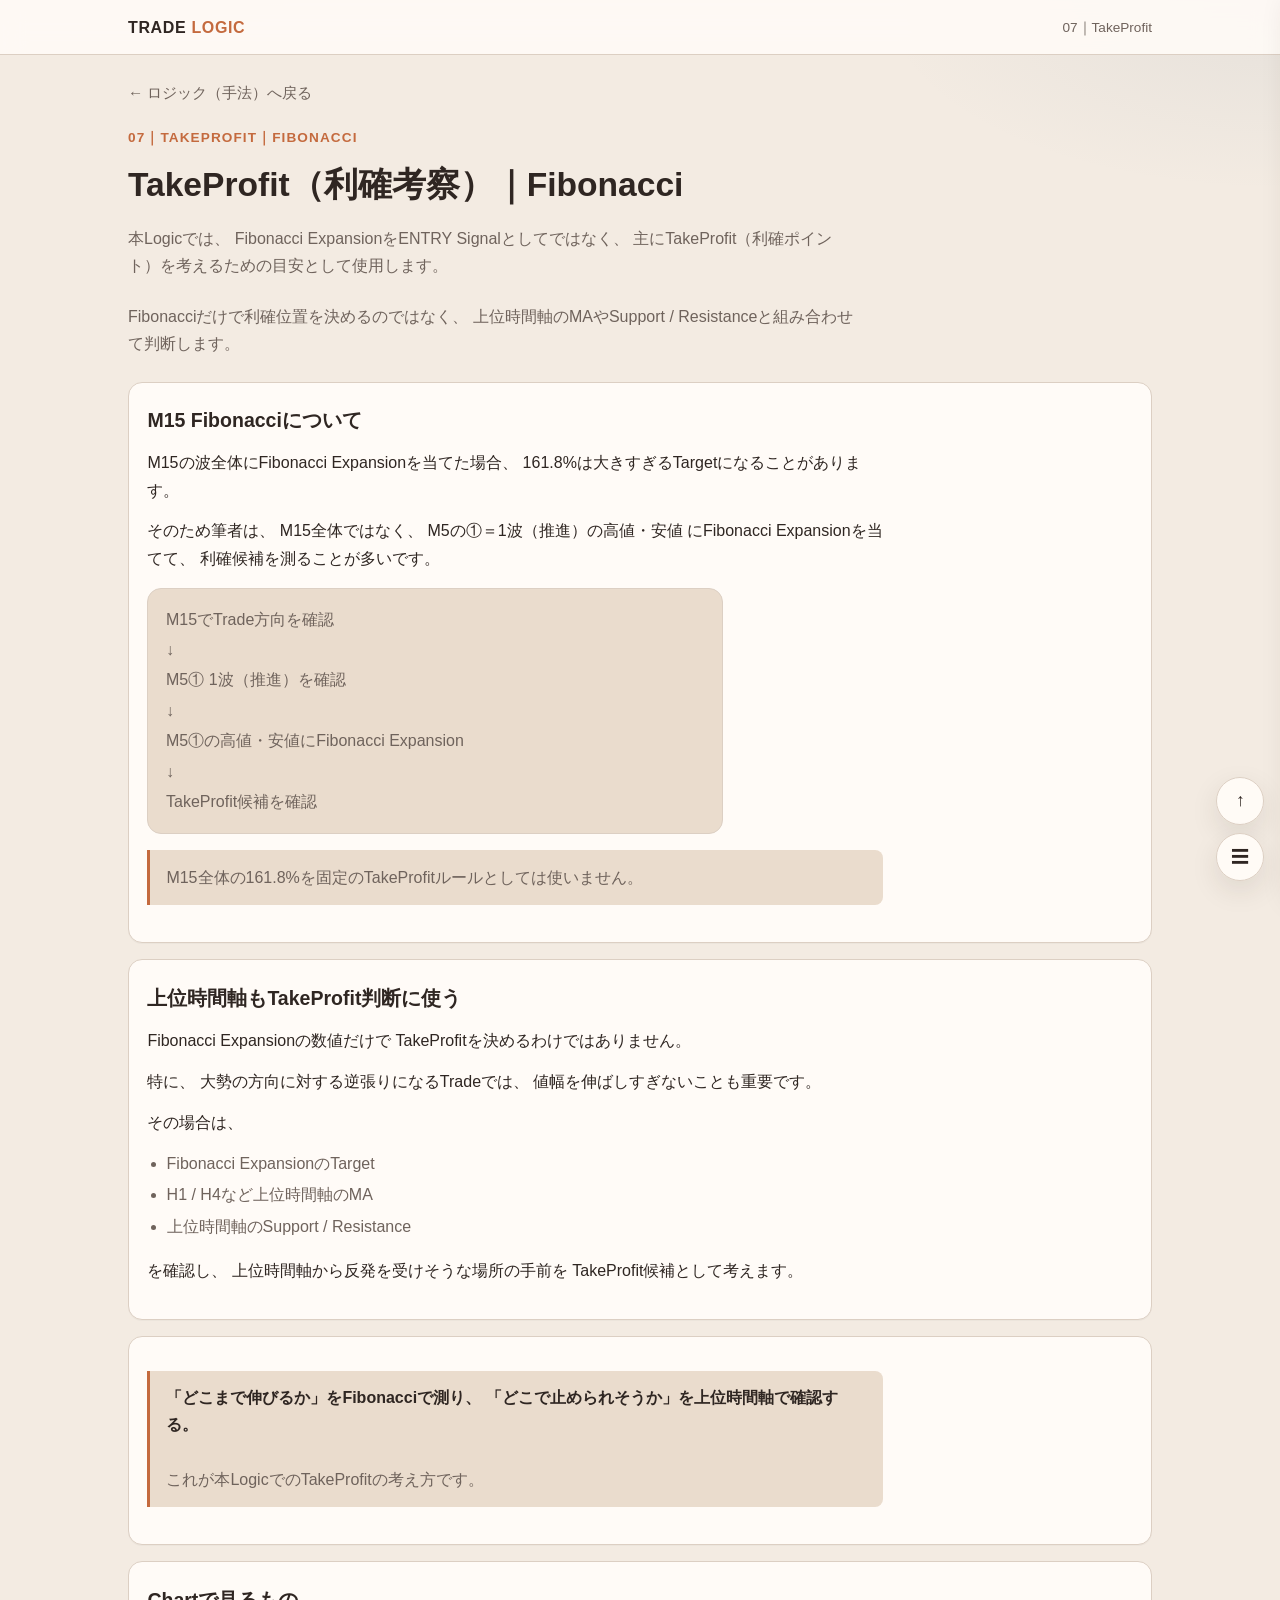
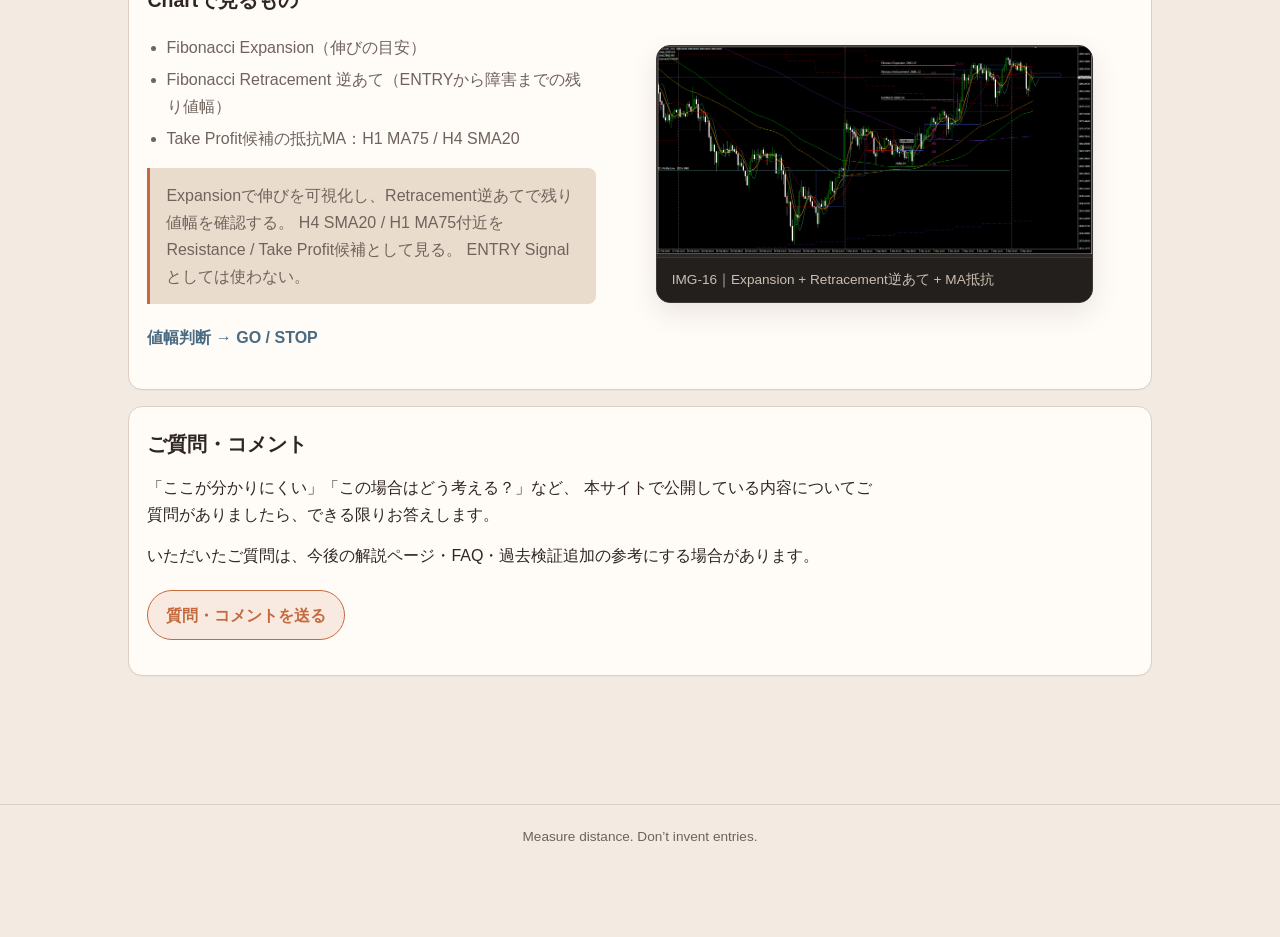
<file: fibonacci/index.html>
<!DOCTYPE html>
<html lang="ja">
<head>
  <meta charset="UTF-8">
  <meta name="viewport" content="width=device-width, initial-scale=1">
  <title>07｜TakeProfit（利確考察）｜Fibonacci | TRADE LOGIC</title>
  <link rel="stylesheet" href="../css/site.css">
</head>
<body data-page="fibonacci">
  <header class="site-header">
    <div class="site-header-inner">
      <a class="brand" href="../">TRADE <span>LOGIC</span></a>
      <div class="header-note">07｜TakeProfit</div>
    </div>
  </header>
  <main class="wrap">
    <a class="back-link" href="../logic/">← ロジック（手法）へ戻る</a>
    <p class="page-kicker">07｜TakeProfit｜Fibonacci</p>
    <h1 class="page-title">TakeProfit（利確考察）｜Fibonacci</h1>
    <p class="page-intro">
      本Logicでは、
      Fibonacci ExpansionをENTRY Signalとしてではなく、
      主にTakeProfit（利確ポイント）を考えるための目安として使用します。
    </p>
    <p class="page-intro">
      Fibonacciだけで利確位置を決めるのではなく、
      上位時間軸のMAやSupport / Resistanceと組み合わせて判断します。
    </p>

    <section class="block">
      <h2>M15 Fibonacciについて</h2>
      <p>
        M15の波全体にFibonacci Expansionを当てた場合、
        161.8%は大きすぎるTargetになることがあります。
      </p>
      <p>
        そのため筆者は、
        M15全体ではなく、
        M5の①＝1波（推進）の高値・安値
        にFibonacci Expansionを当てて、
        利確候補を測ることが多いです。
      </p>
      <div class="flow">
        M15でTrade方向を確認<br>
        ↓<br>
        M5① 1波（推進）を確認<br>
        ↓<br>
        M5①の高値・安値にFibonacci Expansion<br>
        ↓<br>
        TakeProfit候補を確認
      </div>
      <div class="note">
        M15全体の161.8%を固定のTakeProfitルールとしては使いません。
      </div>
    </section>

    <section class="block">
      <h2>上位時間軸もTakeProfit判断に使う</h2>
      <p>
        Fibonacci Expansionの数値だけで
        TakeProfitを決めるわけではありません。
      </p>
      <p>
        特に、
        大勢の方向に対する逆張りになるTradeでは、
        値幅を伸ばしすぎないことも重要です。
      </p>
      <p>その場合は、</p>
      <ul>
        <li>Fibonacci ExpansionのTarget</li>
        <li>H1 / H4など上位時間軸のMA</li>
        <li>上位時間軸のSupport / Resistance</li>
      </ul>
      <p>
        を確認し、
        上位時間軸から反発を受けそうな場所の手前を
        TakeProfit候補として考えます。
      </p>
    </section>

    <section class="block">
      <div class="note">
        <strong>
          「どこまで伸びるか」をFibonacciで測り、
          「どこで止められそうか」を上位時間軸で確認する。
        </strong><br><br>
        これが本LogicでのTakeProfitの考え方です。
      </div>
    </section>

    <section class="block">
      <h2>Chartで見るもの</h2>
      <div class="split">
        <div>
          <ul>
            <li>Fibonacci Expansion（伸びの目安）</li>
            <li>Fibonacci Retracement 逆あて（ENTRYから障害までの残り値幅）</li>
            <li>Take Profit候補の抵抗MA：H1 MA75 / H4 SMA20</li>
          </ul>
          <div class="note">
            Expansionで伸びを可視化し、Retracement逆あてで残り値幅を確認する。
            H4 SMA20 / H1 MA75付近をResistance / Take Profit候補として見る。
            ENTRY Signalとしては使わない。
          </div>
        </div>
        <figure class="chart-card">
          <button type="button" class="chart-hit"><img data-img="IMG-16.png" alt="TakeProfit考察 Fibonacci補助"></button>
          <figcaption class="chart-cap">IMG-16｜Expansion + Retracement逆あて + MA抵抗</figcaption>
        </figure>
      </div>
      <a class="detail-link" href="../go-stop/">値幅判断 → GO / STOP</a>
    </section>

    <section class="block" id="questions">
      <h2>ご質問・コメント</h2>
      <p>
        「ここが分かりにくい」「この場合はどう考える？」など、
        本サイトで公開している内容についてご質問がありましたら、できる限りお答えします。
      </p>
      <p>
        いただいたご質問は、今後の解説ページ・FAQ・過去検証追加の参考にする場合があります。
      </p>
      <p>
        <a class="cta-btn" href="../questions/">質問・コメントを送る</a>
      </p>
    </section>
  </main>
  <footer class="site-footer">Measure distance. Don’t invent entries.</footer>
  <script src="../js/site.js"></script>
</body>
</html>
</file>
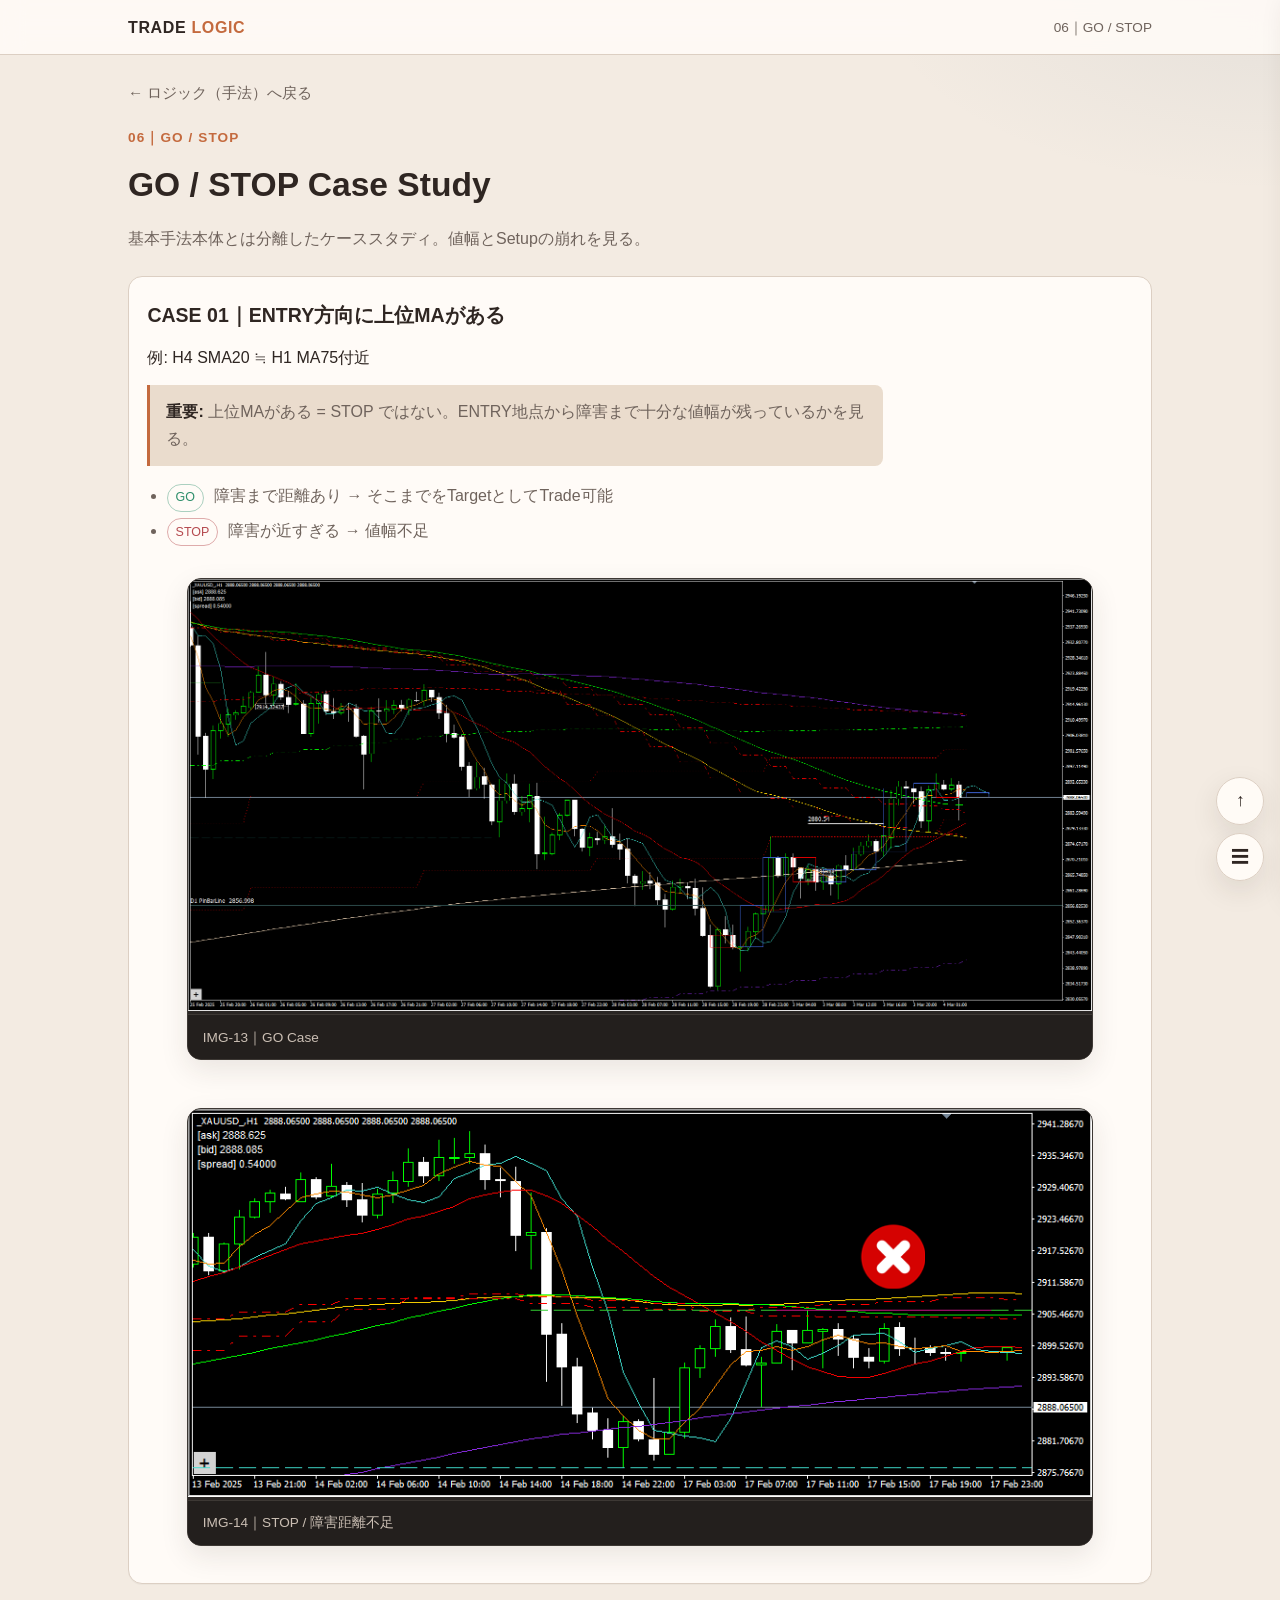
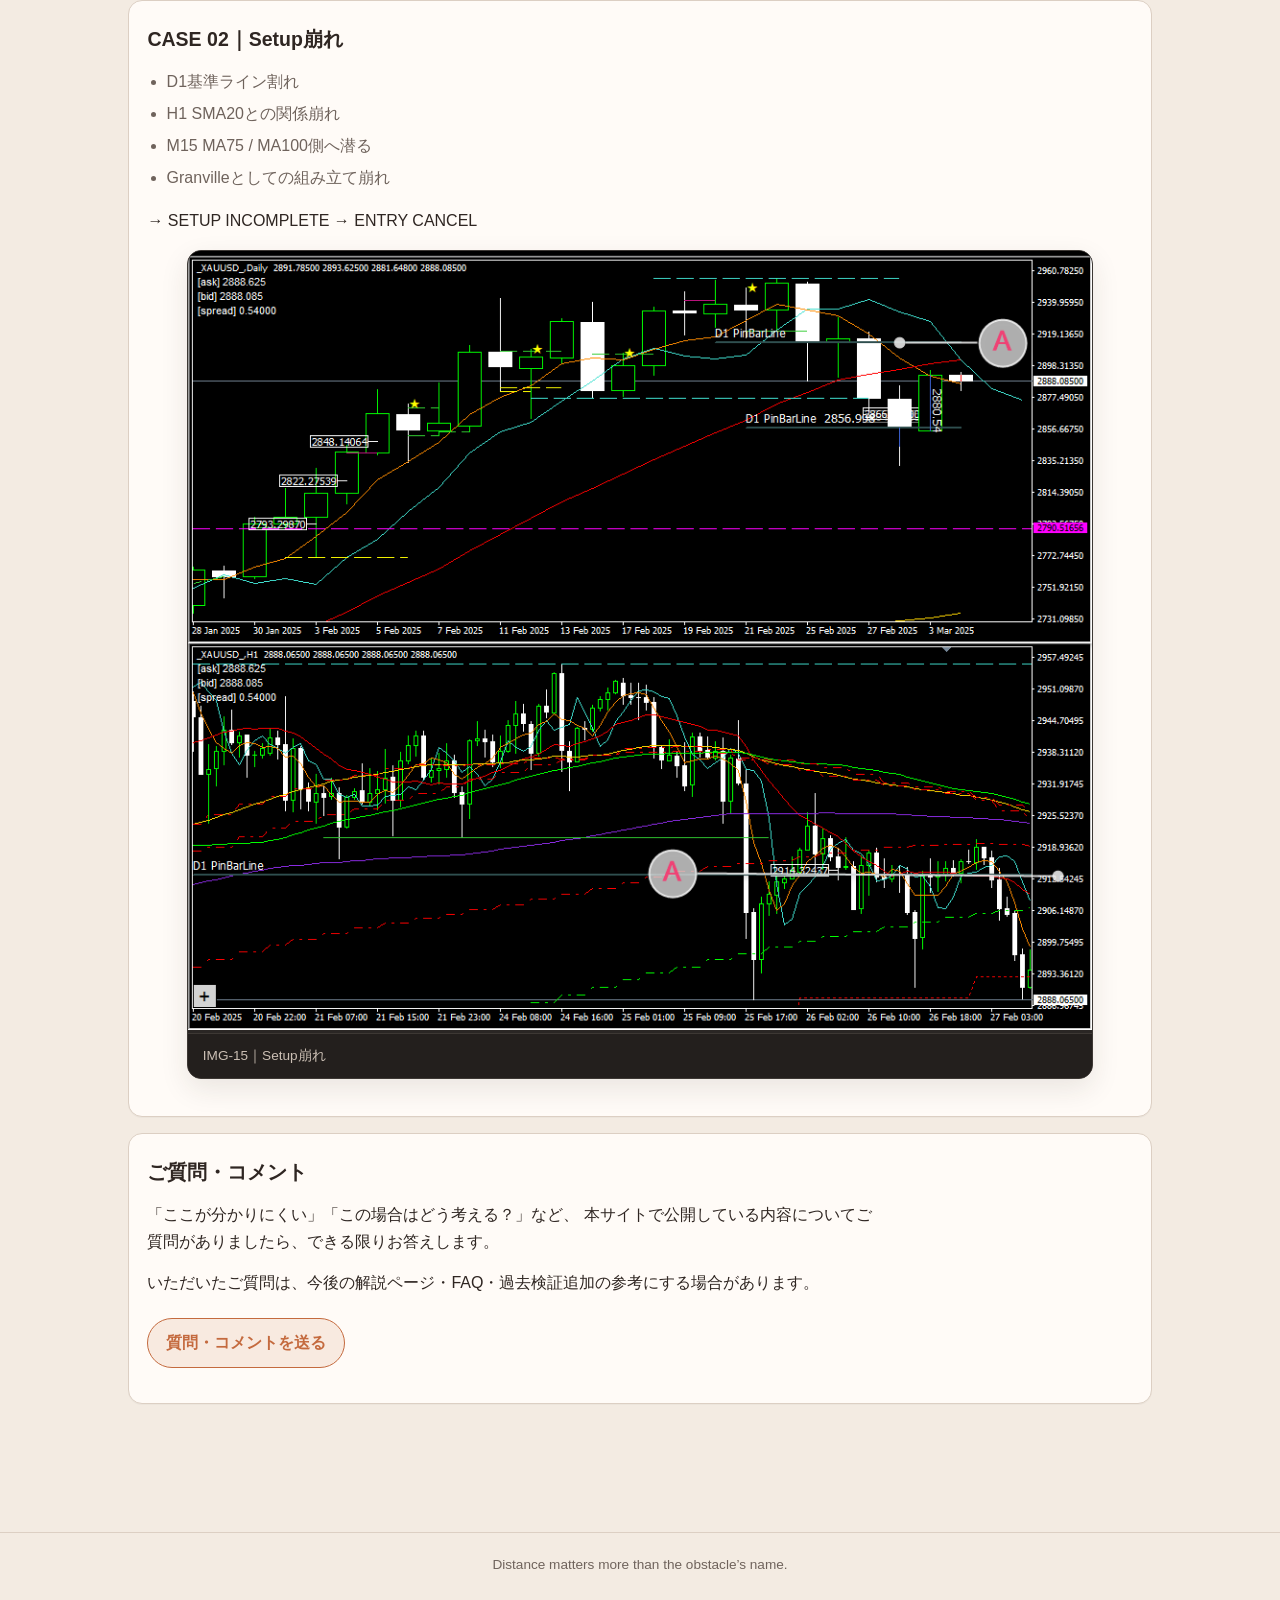
<file: go-stop/index.html>
<!DOCTYPE html>
<html lang="ja">
<head>
  <meta charset="UTF-8">
  <meta name="viewport" content="width=device-width, initial-scale=1">
  <title>06｜GO / STOP | TRADE LOGIC</title>
  <link rel="stylesheet" href="../css/site.css">
</head>
<body data-page="go-stop">
  <header class="site-header">
    <div class="site-header-inner">
      <a class="brand" href="../">TRADE <span>LOGIC</span></a>
      <div class="header-note">06｜GO / STOP</div>
    </div>
  </header>
  <main class="wrap">
    <a class="back-link" href="../logic/">← ロジック（手法）へ戻る</a>
    <p class="page-kicker">06｜GO / STOP</p>
    <h1 class="page-title">GO / STOP Case Study</h1>
    <p class="page-intro">基本手法本体とは分離したケーススタディ。値幅とSetupの崩れを見る。</p>

    <section class="block">
      <h2>CASE 01｜ENTRY方向に上位MAがある</h2>
      <p>例: H4 SMA20 ≒ H1 MA75付近</p>
      <div class="note"><strong>重要:</strong> 上位MAがある = STOP ではない。ENTRY地点から障害まで十分な値幅が残っているかを見る。</div>
      <ul>
        <li><span class="tag go">GO</span> 障害まで距離あり → そこまでをTargetとしてTrade可能</li>
        <li><span class="tag stop">STOP</span> 障害が近すぎる → 値幅不足</li>
      </ul>
      <div class="chart-stack">
        <figure class="chart-card">
          <button type="button" class="chart-hit"><img data-img="IMG-13.png" alt="GO Case"></button>
          <figcaption class="chart-cap">IMG-13｜GO Case</figcaption>
        </figure>
        <figure class="chart-card">
          <button type="button" class="chart-hit"><img data-img="img-14.png" alt="STOP 値幅不足"></button>
          <figcaption class="chart-cap">IMG-14｜STOP / 障害距離不足</figcaption>
        </figure>
      </div>
    </section>

    <section class="block">
      <h2>CASE 02｜Setup崩れ</h2>
      <ul>
        <li>D1基準ライン割れ</li>
        <li>H1 SMA20との関係崩れ</li>
        <li>M15 MA75 / MA100側へ潜る</li>
        <li>Granvilleとしての組み立て崩れ</li>
      </ul>
      <p>→ SETUP INCOMPLETE → ENTRY CANCEL</p>
      <figure class="chart-card">
        <button type="button" class="chart-hit"><img data-img="img-15.png" alt="Setup崩れ"></button>
        <figcaption class="chart-cap">IMG-15｜Setup崩れ</figcaption>
      </figure>
    </section>

    <section class="block" id="questions">
      <h2>ご質問・コメント</h2>
      <p>
        「ここが分かりにくい」「この場合はどう考える？」など、
        本サイトで公開している内容についてご質問がありましたら、できる限りお答えします。
      </p>
      <p>
        いただいたご質問は、今後の解説ページ・FAQ・過去検証追加の参考にする場合があります。
      </p>
      <p>
        <a class="cta-btn" href="../questions/">質問・コメントを送る</a>
      </p>
    </section>
  </main>
  <footer class="site-footer">Distance matters more than the obstacle’s name.</footer>
  <script src="../js/site.js"></script>
</body>
</html>
</file>
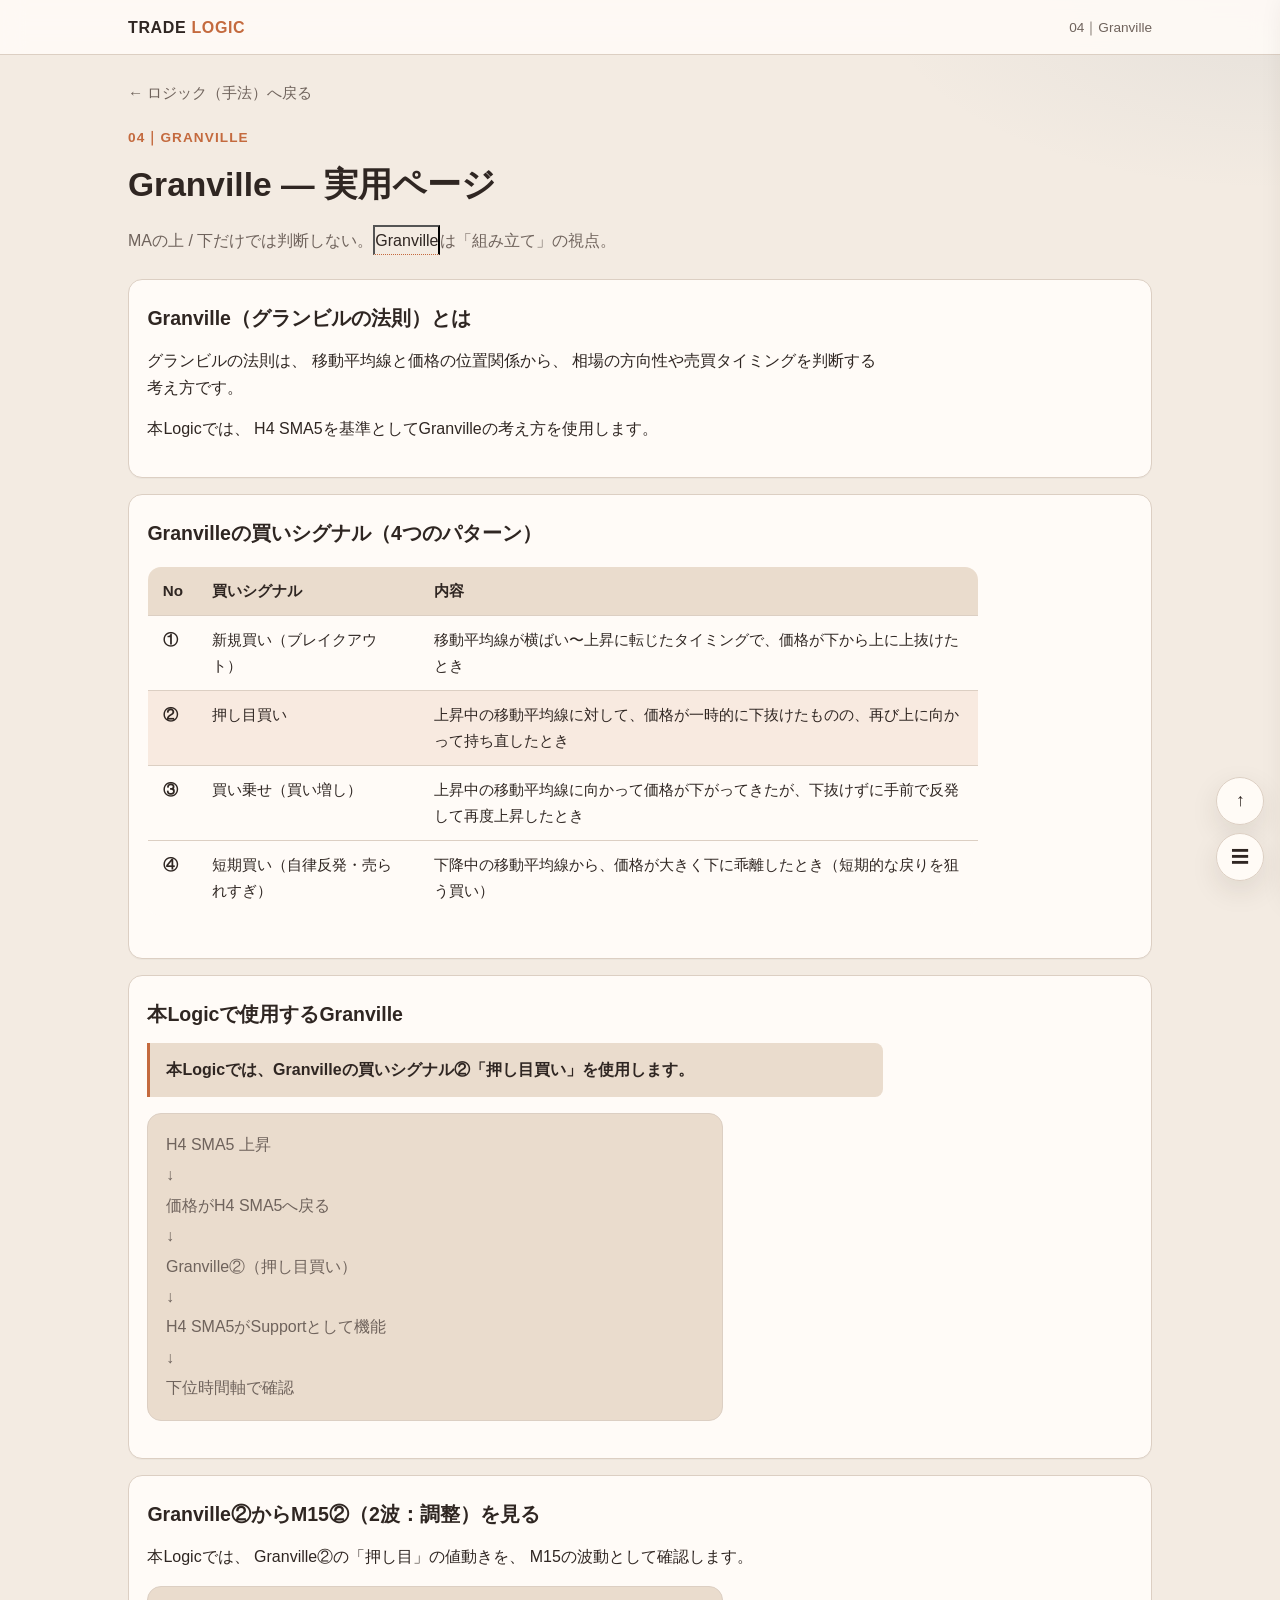
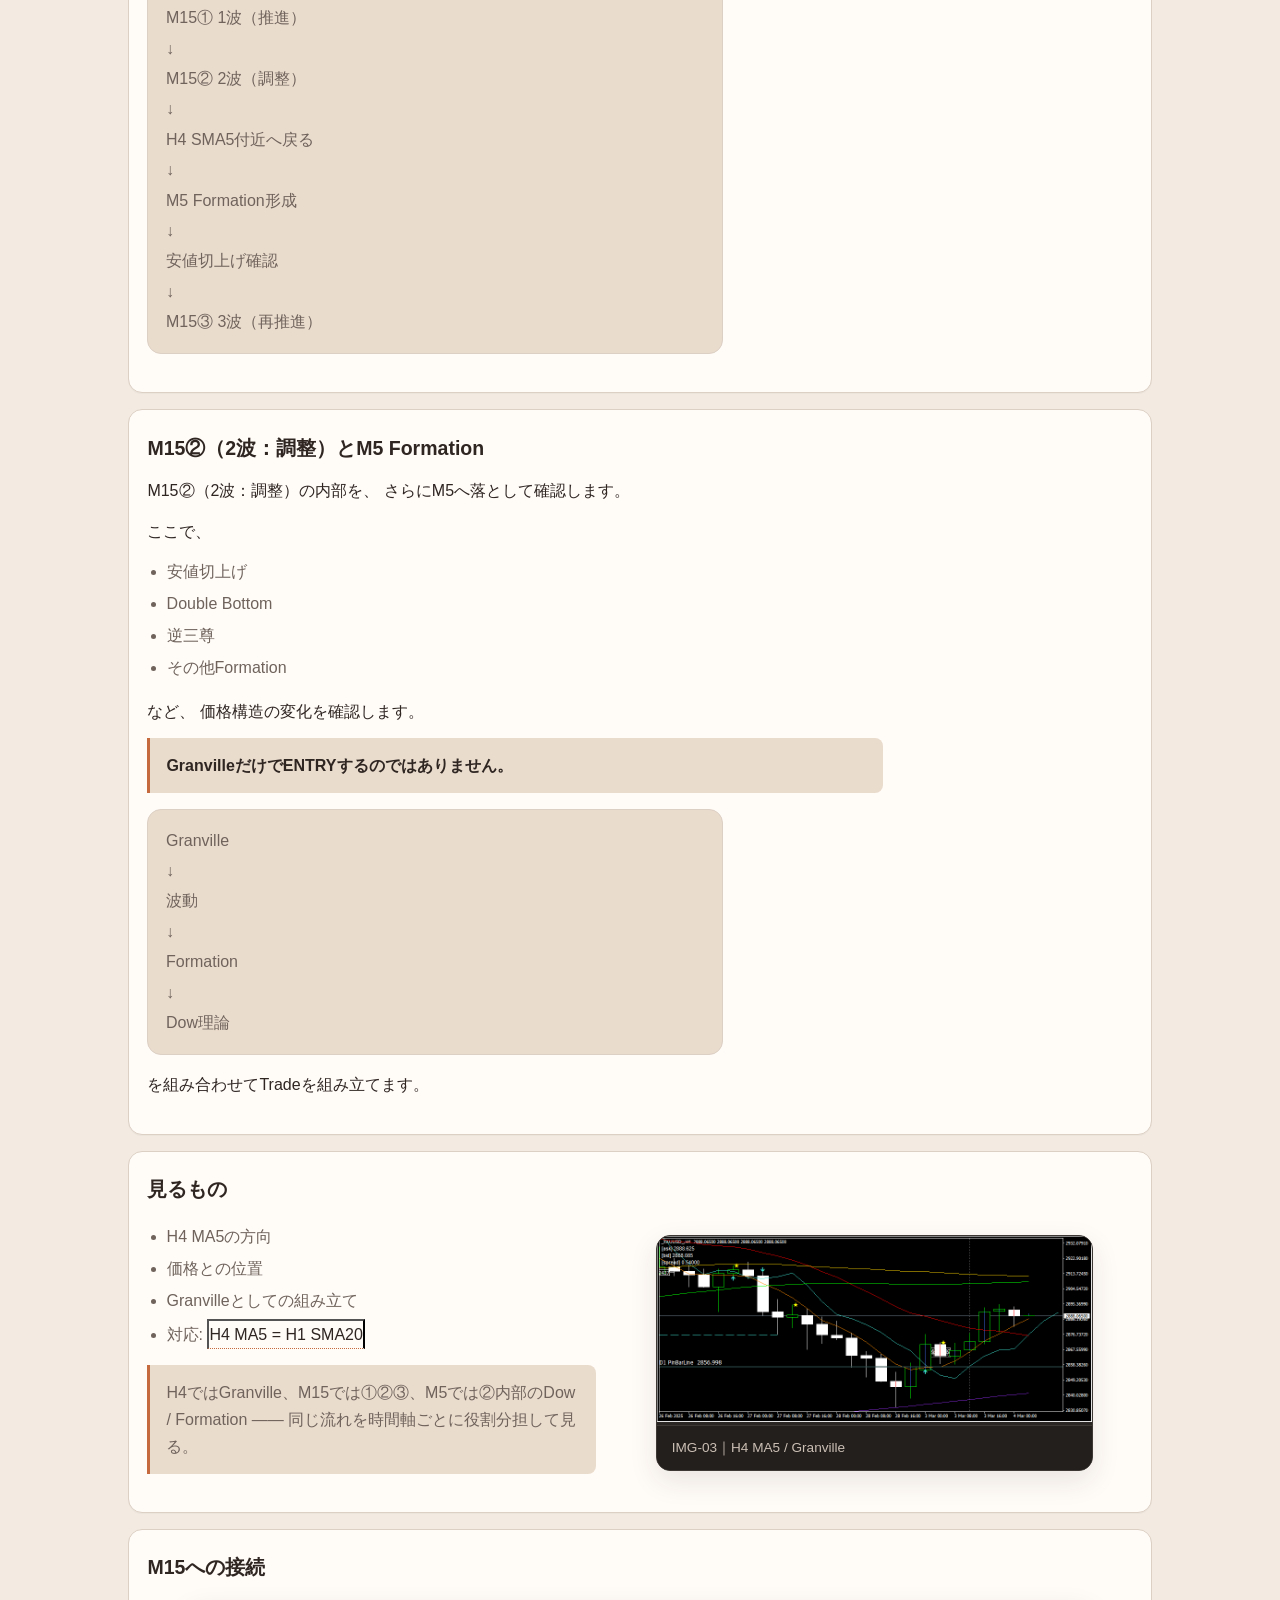
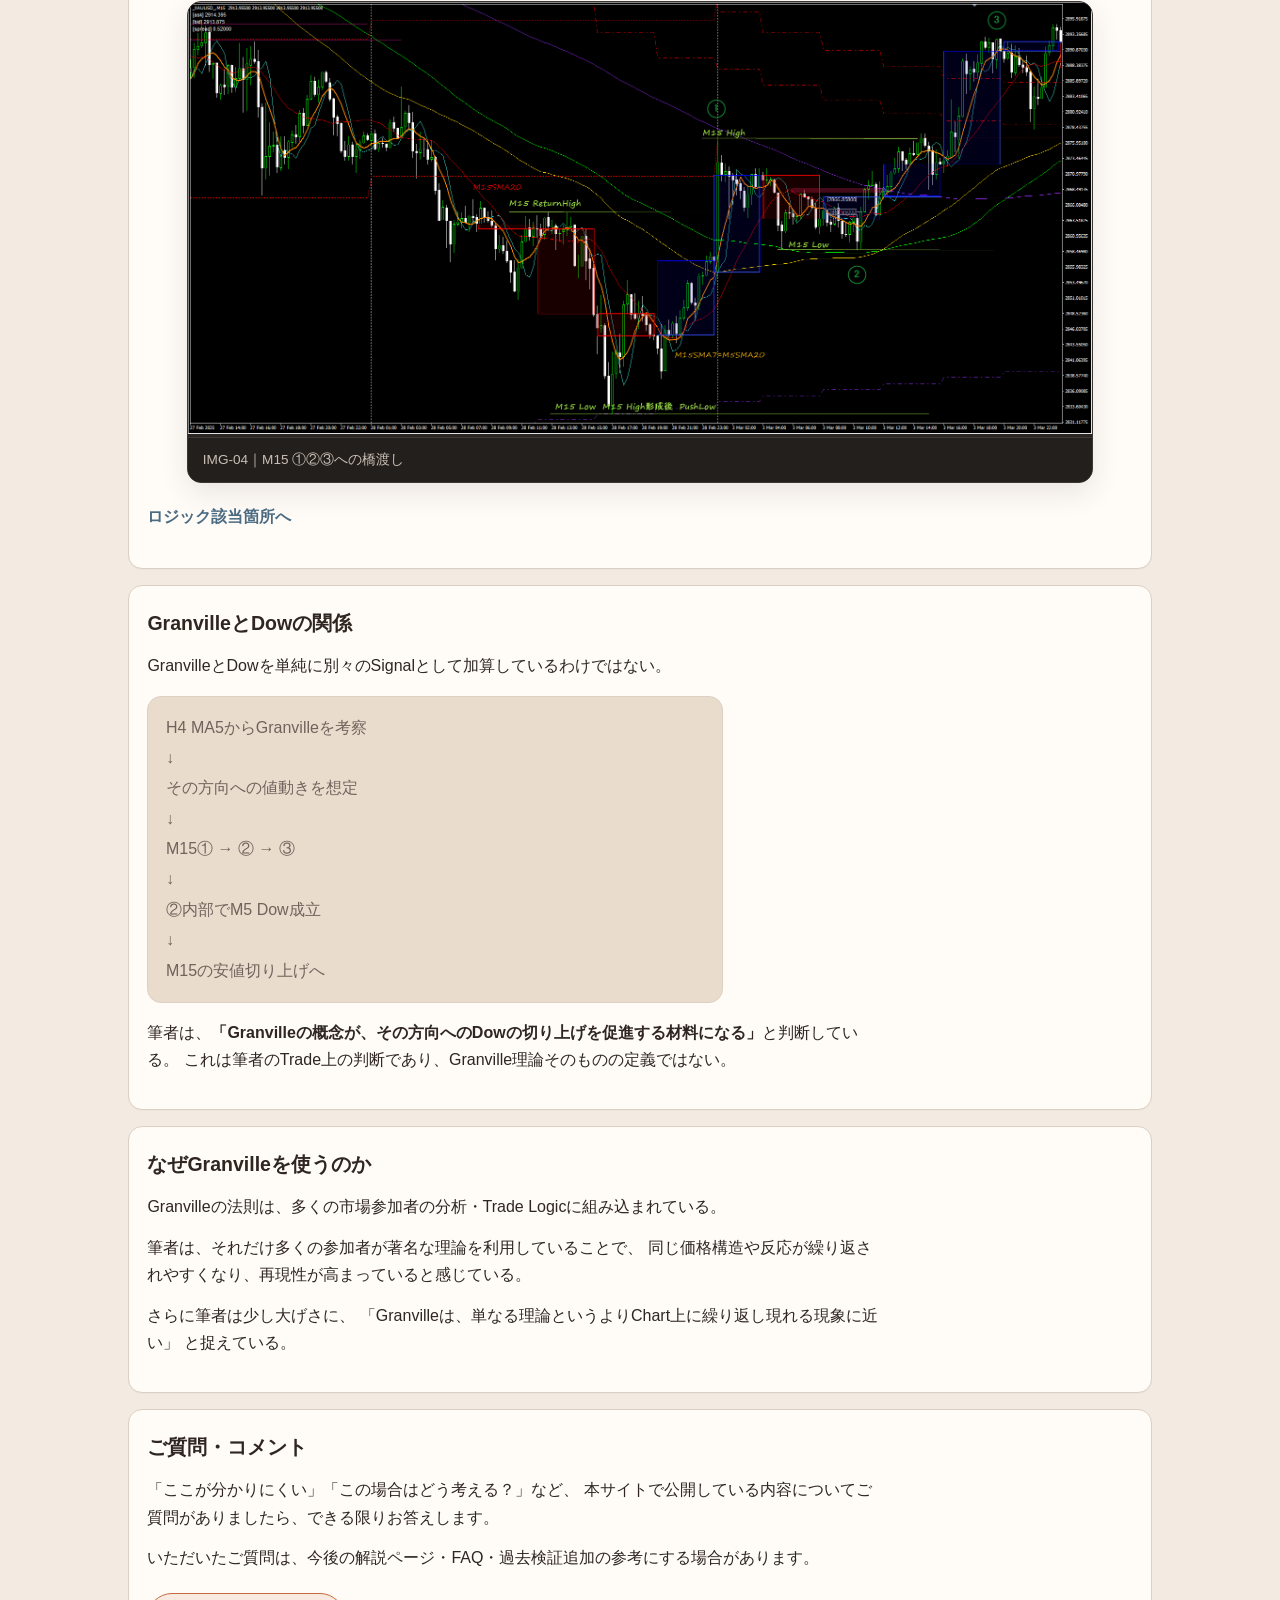
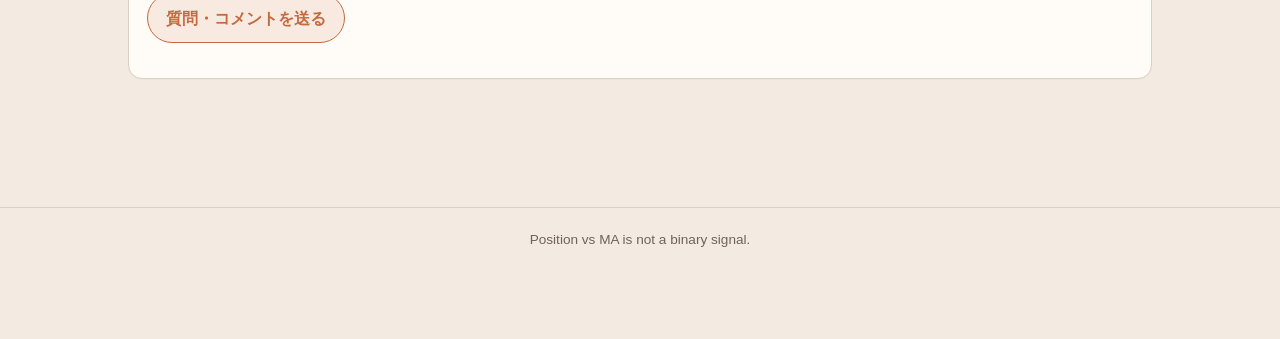
<file: granville/index.html>
<!DOCTYPE html>
<html lang="ja">
<head>
  <meta charset="UTF-8">
  <meta name="viewport" content="width=device-width, initial-scale=1">
  <title>04｜Granville | TRADE LOGIC</title>
  <link rel="stylesheet" href="../css/site.css">
</head>
<body data-page="granville">
  <header class="site-header">
    <div class="site-header-inner">
      <a class="brand" href="../">TRADE <span>LOGIC</span></a>
      <div class="header-note">04｜Granville</div>
    </div>
  </header>
  <main class="wrap">
    <a class="back-link" href="../logic/">← ロジック（手法）へ戻る</a>
    <p class="page-kicker">04｜Granville</p>
    <h1 class="page-title">Granville ― 実用ページ</h1>
    <p class="page-intro">
      MAの上 / 下だけでは判断しない。<button type="button" class="term" data-term="Granville">Granville</button>は「組み立て」の視点。
    </p>

    <section class="block">
      <h2>Granville（グランビルの法則）とは</h2>
      <p>
        グランビルの法則は、
        移動平均線と価格の位置関係から、
        相場の方向性や売買タイミングを判断する考え方です。
      </p>
      <p>
        本Logicでは、
        H4 SMA5を基準としてGranvilleの考え方を使用します。
      </p>
    </section>

    <section class="block">
      <h2>Granvilleの買いシグナル（4つのパターン）</h2>
      <div class="setting-table-wrap setting-table-wrap--wide">
        <table class="setting-table">
          <thead>
            <tr>
              <th scope="col">No</th>
              <th scope="col">買いシグナル</th>
              <th scope="col">内容</th>
            </tr>
          </thead>
          <tbody>
            <tr>
              <td>①</td>
              <td>新規買い（ブレイクアウト）</td>
              <td>移動平均線が横ばい〜上昇に転じたタイミングで、価格が下から上に上抜けたとき</td>
            </tr>
            <tr class="is-emphasis">
              <td>②</td>
              <td>押し目買い</td>
              <td>上昇中の移動平均線に対して、価格が一時的に下抜けたものの、再び上に向かって持ち直したとき</td>
            </tr>
            <tr>
              <td>③</td>
              <td>買い乗せ（買い増し）</td>
              <td>上昇中の移動平均線に向かって価格が下がってきたが、下抜けずに手前で反発して再度上昇したとき</td>
            </tr>
            <tr>
              <td>④</td>
              <td>短期買い（自律反発・売られすぎ）</td>
              <td>下降中の移動平均線から、価格が大きく下に乖離したとき（短期的な戻りを狙う買い）</td>
            </tr>
          </tbody>
        </table>
      </div>
    </section>

    <section class="block">
      <h2>本Logicで使用するGranville</h2>
      <div class="note">
        <strong>本Logicでは、Granvilleの買いシグナル②「押し目買い」を使用します。</strong>
      </div>
      <div class="flow">
        H4 SMA5 上昇<br>
        ↓<br>
        価格がH4 SMA5へ戻る<br>
        ↓<br>
        Granville②（押し目買い）<br>
        ↓<br>
        H4 SMA5がSupportとして機能<br>
        ↓<br>
        下位時間軸で確認
      </div>
    </section>

    <section class="block">
      <h2>Granville②からM15②（2波：調整）を見る</h2>
      <p>
        本Logicでは、
        Granville②の「押し目」の値動きを、
        M15の波動として確認します。
      </p>
      <div class="flow">
        M15① 1波（推進）<br>
        ↓<br>
        M15② 2波（調整）<br>
        ↓<br>
        H4 SMA5付近へ戻る<br>
        ↓<br>
        M5 Formation形成<br>
        ↓<br>
        安値切上げ確認<br>
        ↓<br>
        M15③ 3波（再推進）
      </div>
    </section>

    <section class="block">
      <h2>M15②（2波：調整）とM5 Formation</h2>
      <p>
        M15②（2波：調整）の内部を、
        さらにM5へ落として確認します。
      </p>
      <p>ここで、</p>
      <ul>
        <li>安値切上げ</li>
        <li>Double Bottom</li>
        <li>逆三尊</li>
        <li>その他Formation</li>
      </ul>
      <p>
        など、
        価格構造の変化を確認します。
      </p>
      <div class="note">
        <strong>GranvilleだけでENTRYするのではありません。</strong>
      </div>
      <div class="flow">
        Granville<br>
        ↓<br>
        波動<br>
        ↓<br>
        Formation<br>
        ↓<br>
        Dow理論
      </div>
      <p>
        を組み合わせてTradeを組み立てます。
      </p>
    </section>

    <section class="block">
      <h2>見るもの</h2>
      <div class="split">
        <div>
          <ul>
            <li>H4 MA5の方向</li>
            <li>価格との位置</li>
            <li>Granvilleとしての組み立て</li>
            <li>対応: <button type="button" class="term" data-term="H4 MA5 = H1 SMA20">H4 MA5 = H1 SMA20</button></li>
          </ul>
          <div class="note">
            H4ではGranville、M15では①②③、M5では②内部のDow / Formation ——
            同じ流れを時間軸ごとに役割分担して見る。
          </div>
        </div>
        <figure class="chart-card">
          <button type="button" class="chart-hit"><img data-img="IMG-03.png" alt="H4 MA5 Granville"></button>
          <figcaption class="chart-cap">IMG-03｜H4 MA5 / Granville</figcaption>
        </figure>
      </div>
    </section>

    <section class="block">
      <h2>M15への接続</h2>
      <figure class="chart-card">
        <button type="button" class="chart-hit"><img data-img="IMG-04.png" alt="M15 ①②③"></button>
        <figcaption class="chart-cap">IMG-04｜M15 ①②③への橋渡し</figcaption>
      </figure>
      <a class="detail-link" href="../logic/#block-03">ロジック該当箇所へ</a>
    </section>

    <section class="block">
      <h2>GranvilleとDowの関係</h2>
      <p>
        GranvilleとDowを単純に別々のSignalとして加算しているわけではない。
      </p>
      <div class="flow">
        H4 MA5からGranvilleを考察<br>↓<br>その方向への値動きを想定<br>↓<br>M15① → ② → ③<br>↓<br>②内部でM5 Dow成立<br>↓<br>M15の安値切り上げへ
      </div>
      <p>
        筆者は、<strong>「Granvilleの概念が、その方向へのDowの切り上げを促進する材料になる」</strong>と判断している。
        これは筆者のTrade上の判断であり、Granville理論そのものの定義ではない。
      </p>
    </section>

    <section class="block">
      <h2>なぜGranvilleを使うのか</h2>
      <p>Granvilleの法則は、多くの市場参加者の分析・Trade Logicに組み込まれている。</p>
      <p>
        筆者は、それだけ多くの参加者が著名な理論を利用していることで、
        同じ価格構造や反応が繰り返されやすくなり、再現性が高まっていると感じている。
      </p>
      <p>
        さらに筆者は少し大げさに、
        「Granvilleは、単なる理論というよりChart上に繰り返し現れる現象に近い」
        と捉えている。
      </p>
    </section>

    <section class="block" id="questions">
      <h2>ご質問・コメント</h2>
      <p>
        「ここが分かりにくい」「この場合はどう考える？」など、
        本サイトで公開している内容についてご質問がありましたら、できる限りお答えします。
      </p>
      <p>
        いただいたご質問は、今後の解説ページ・FAQ・過去検証追加の参考にする場合があります。
      </p>
      <p>
        <a class="cta-btn" href="../questions/">質問・コメントを送る</a>
      </p>
    </section>
  </main>
  <footer class="site-footer">Position vs MA is not a binary signal.</footer>
  <script src="../js/site.js"></script>
</body>
</html>
</file>
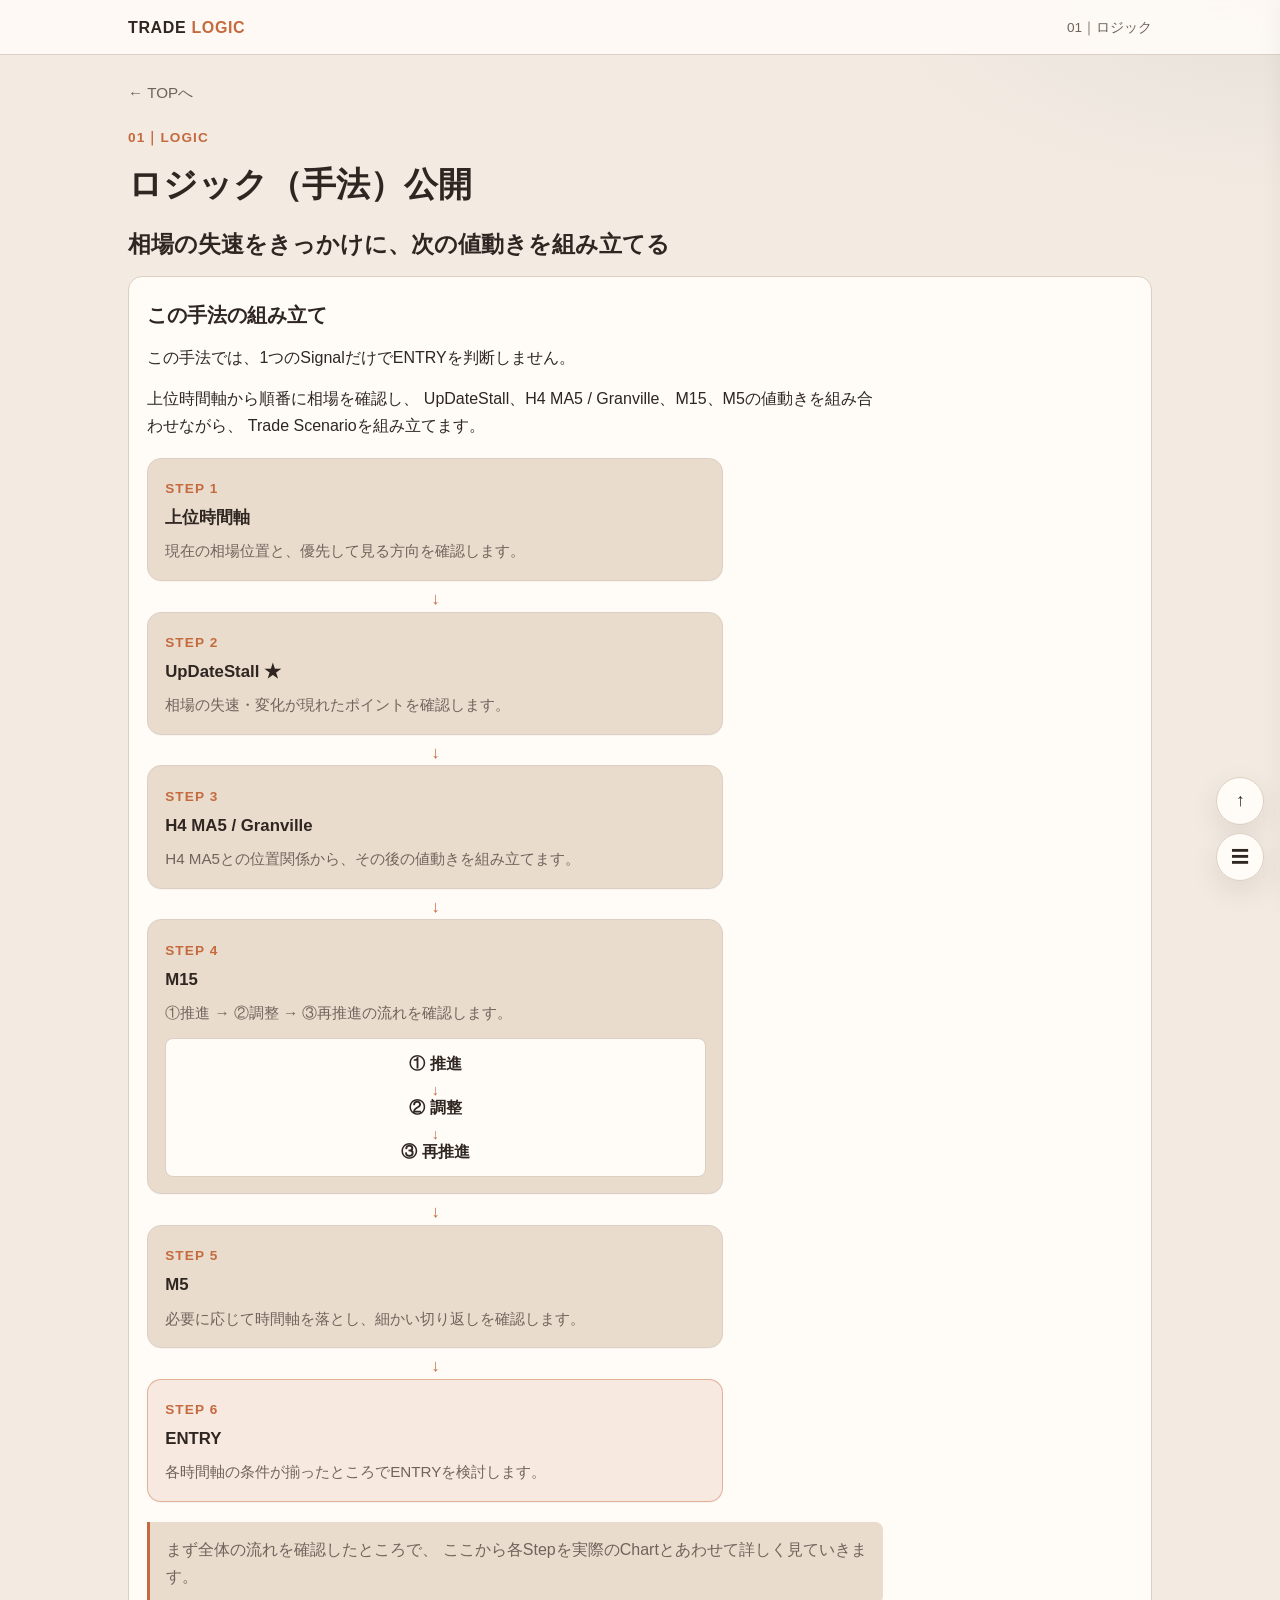
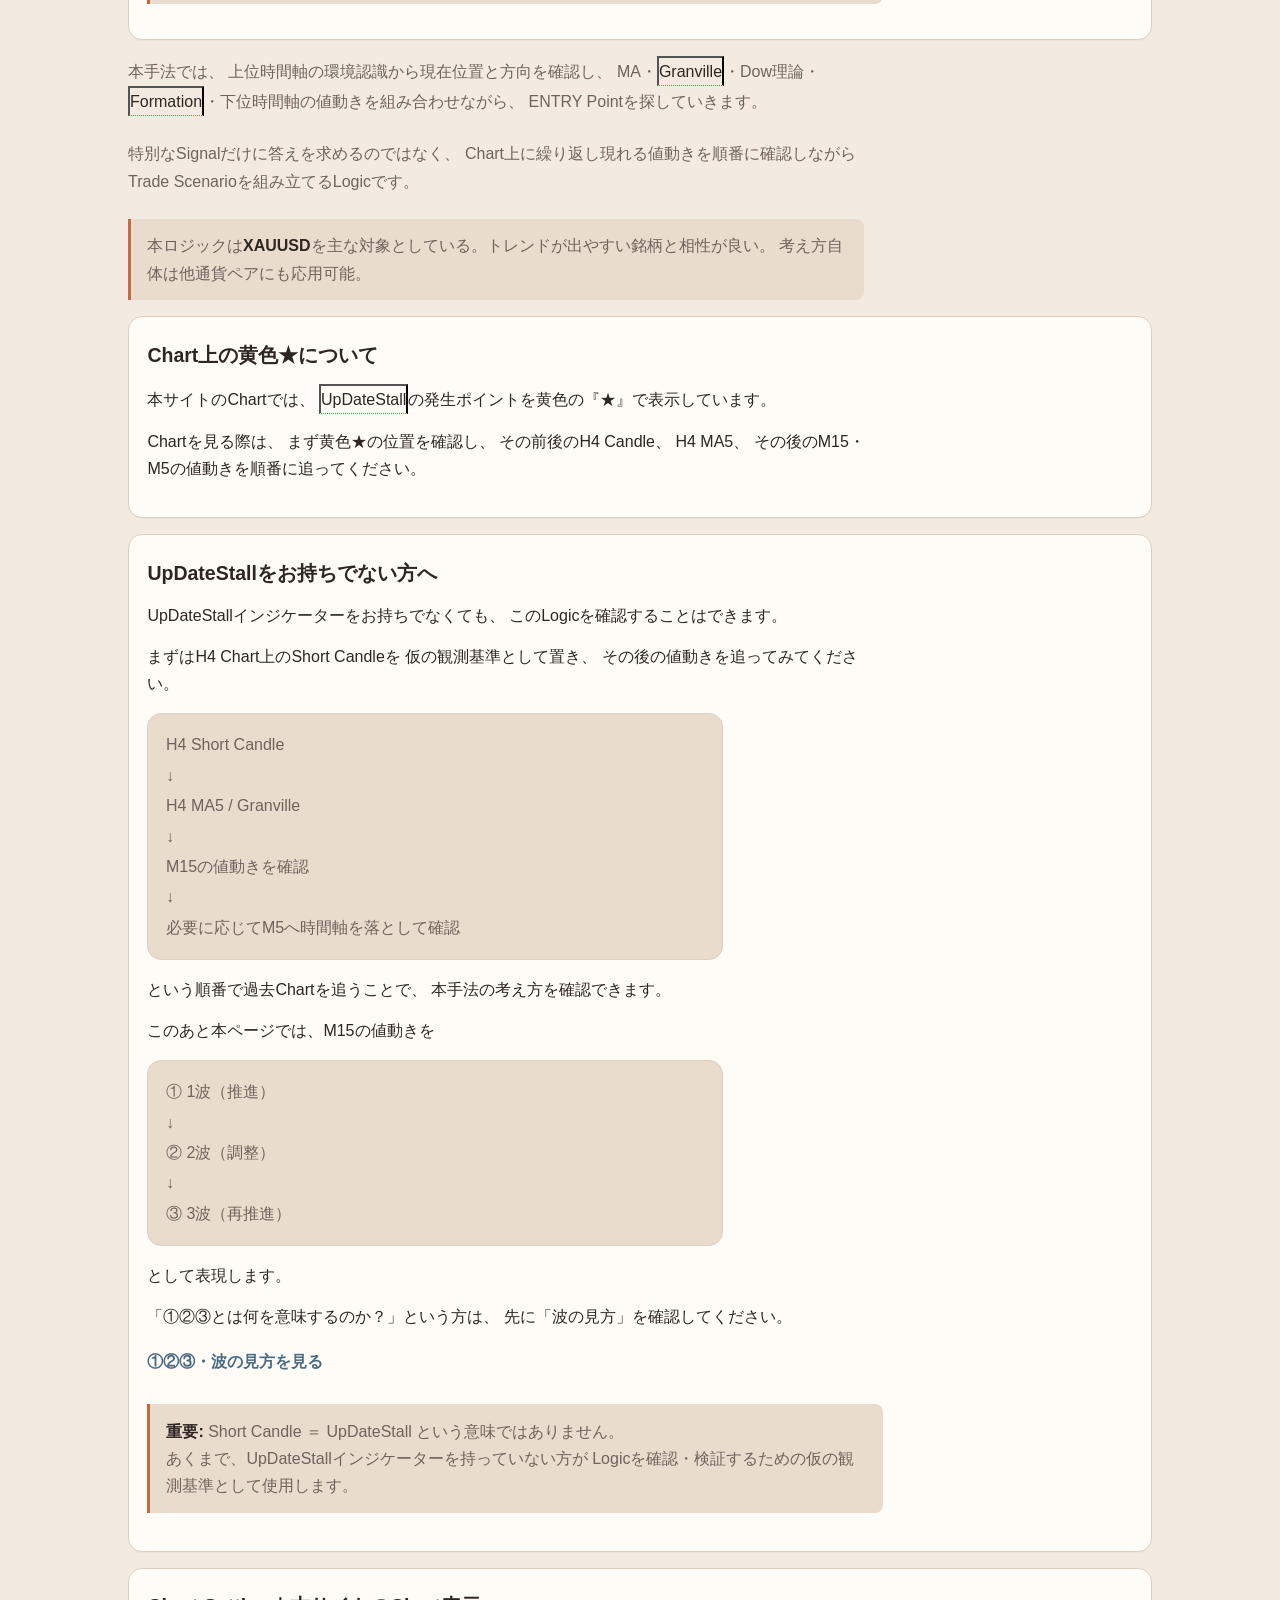
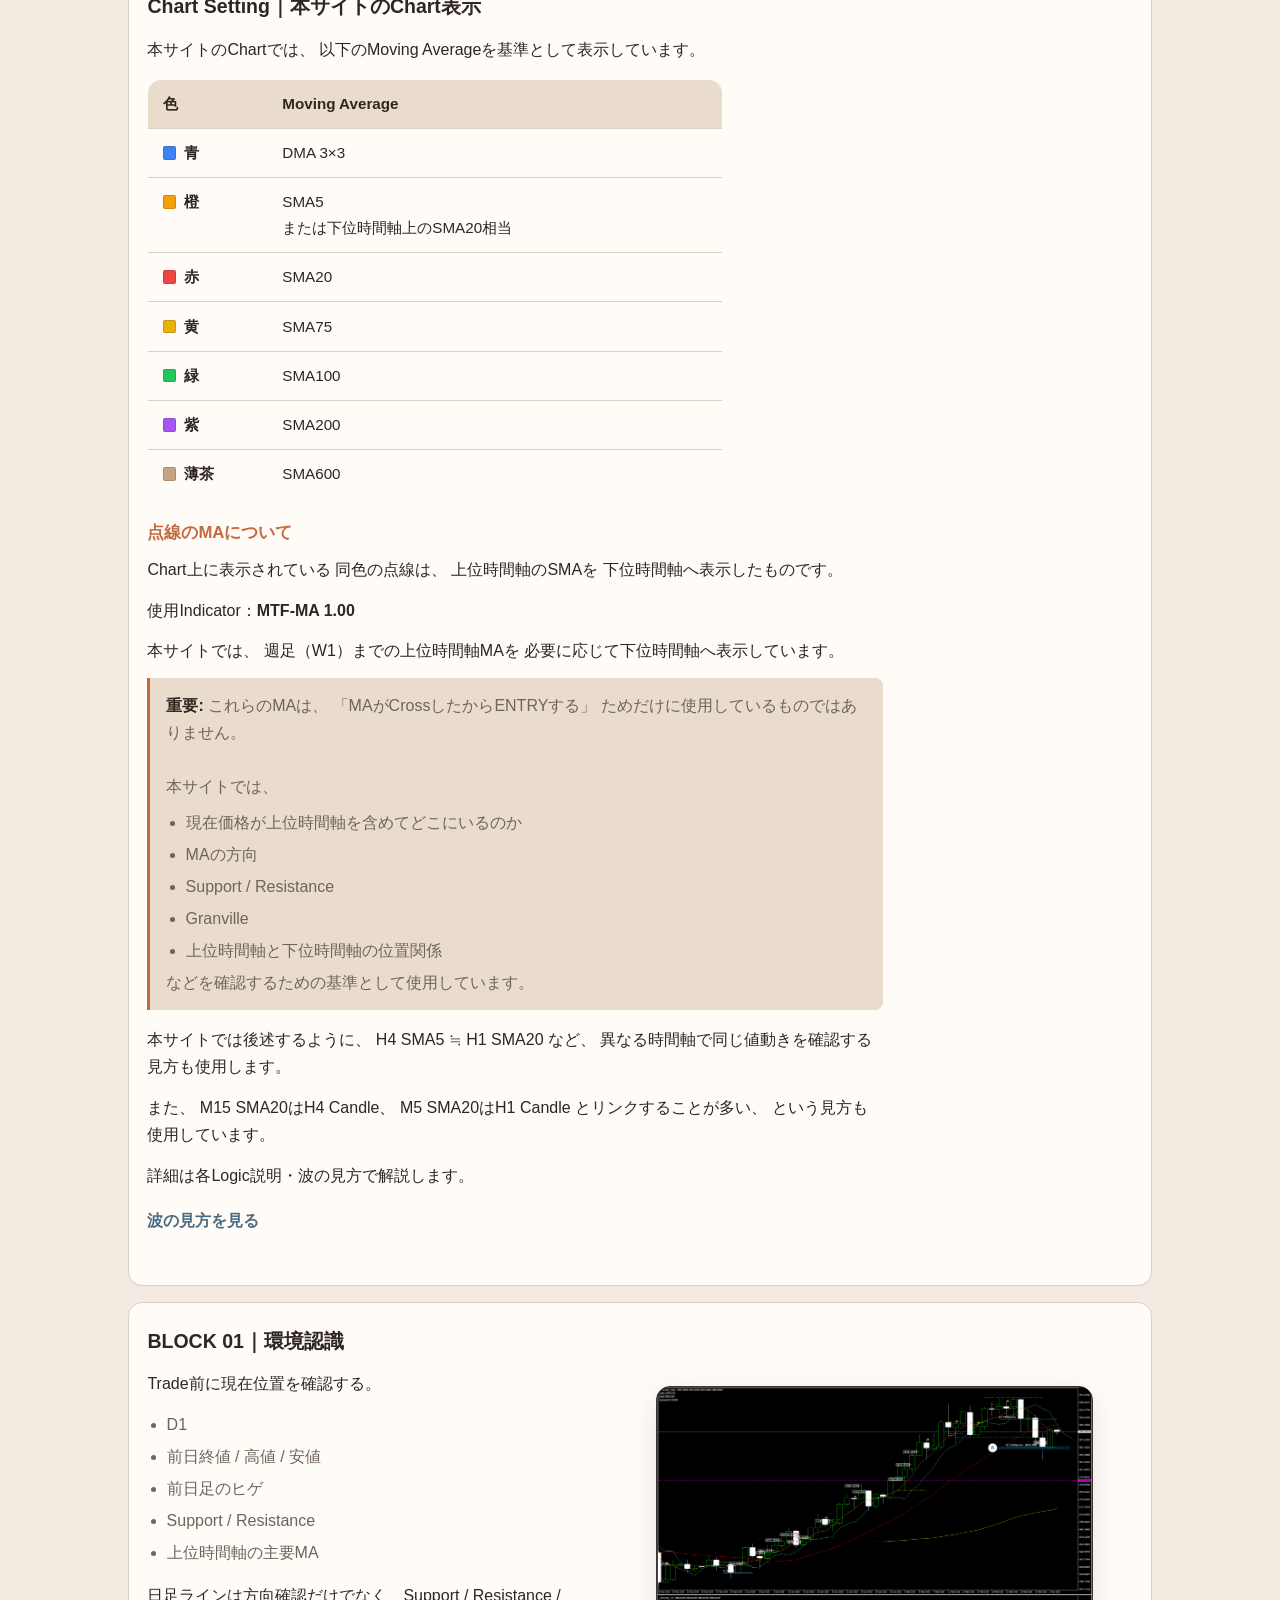
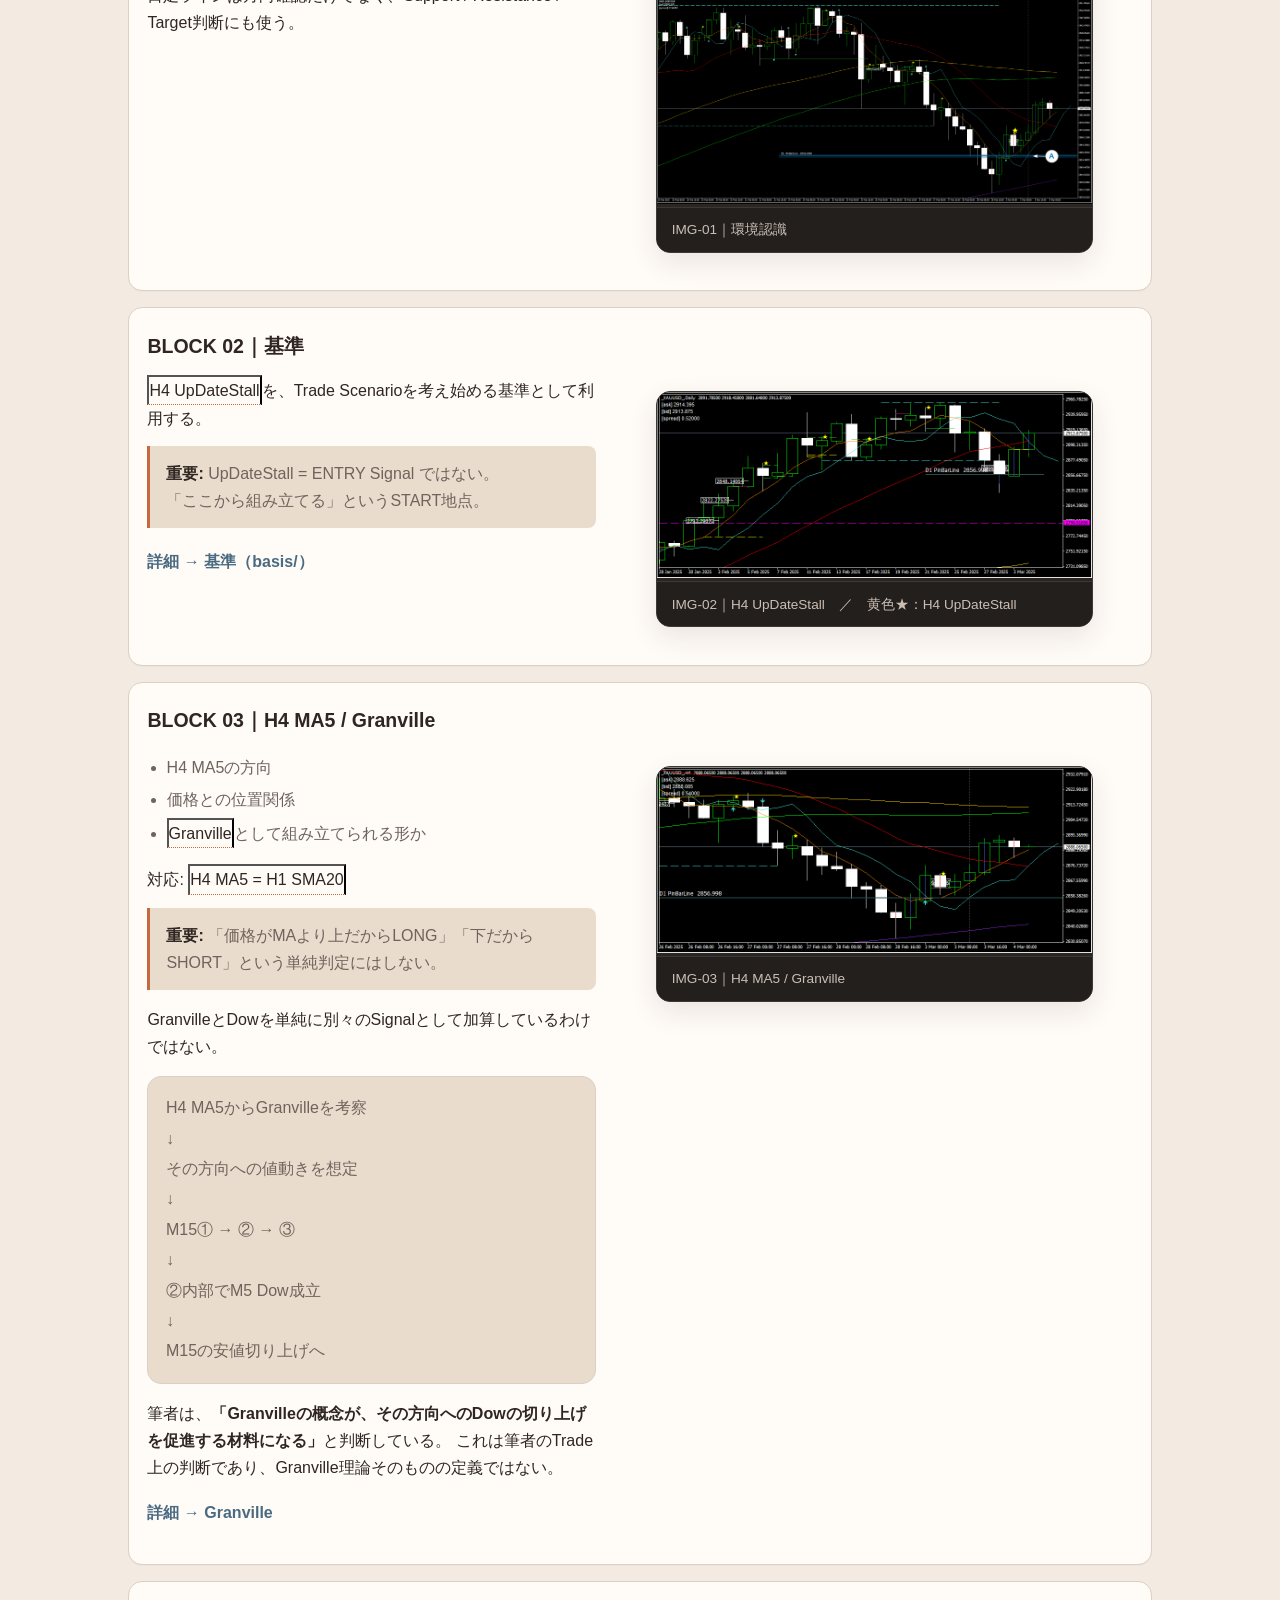
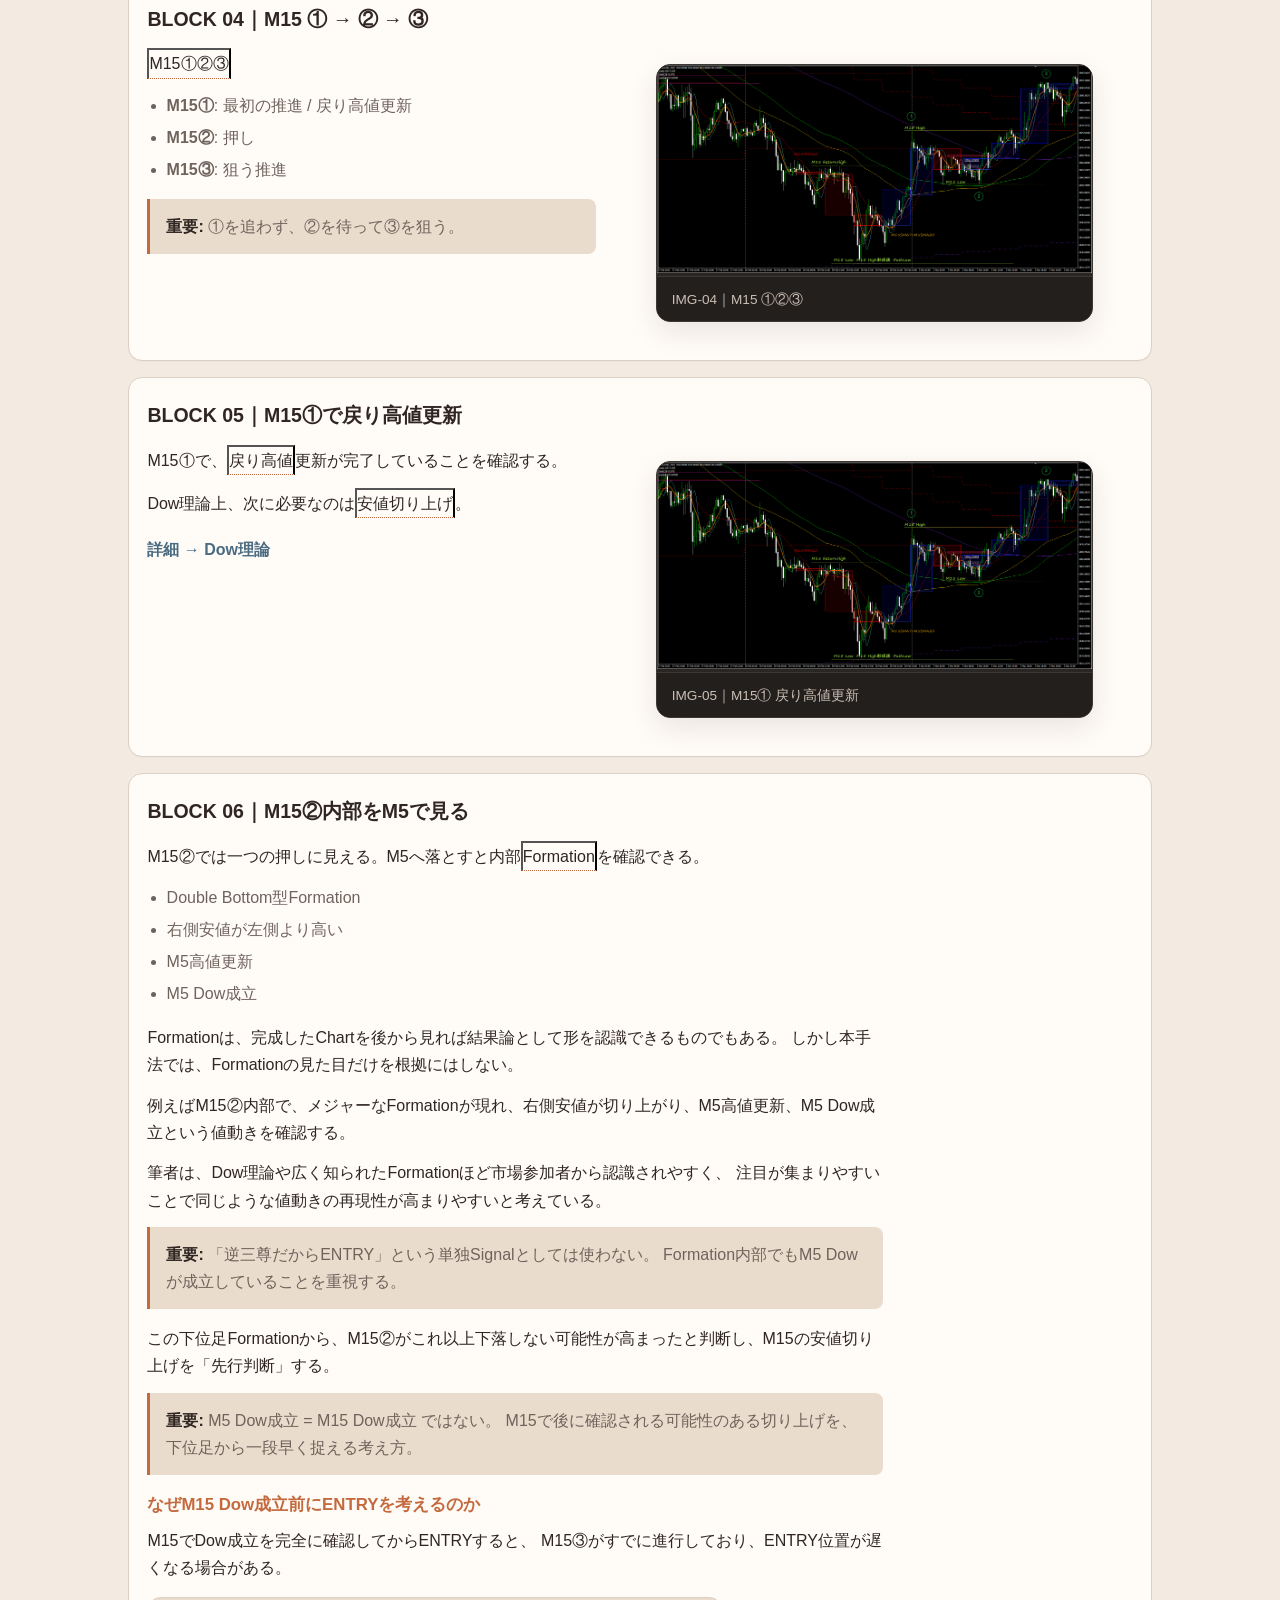
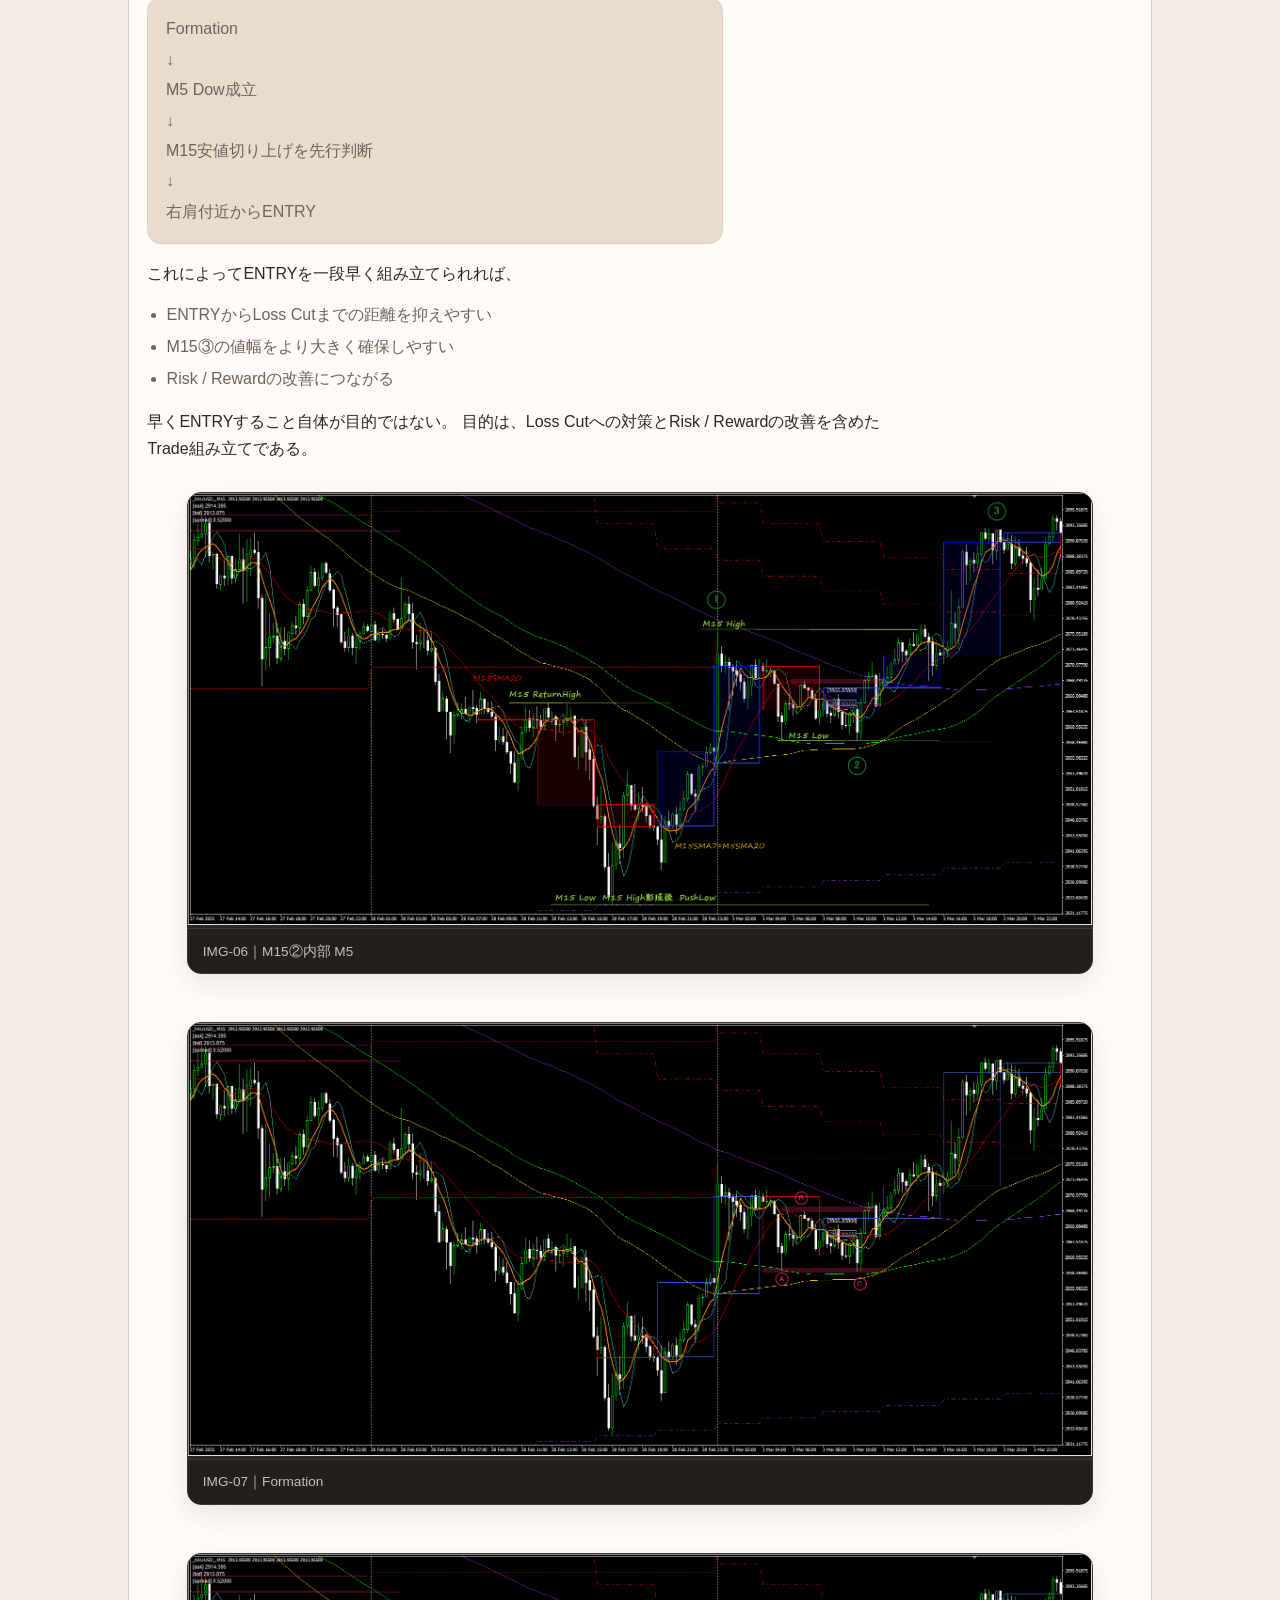
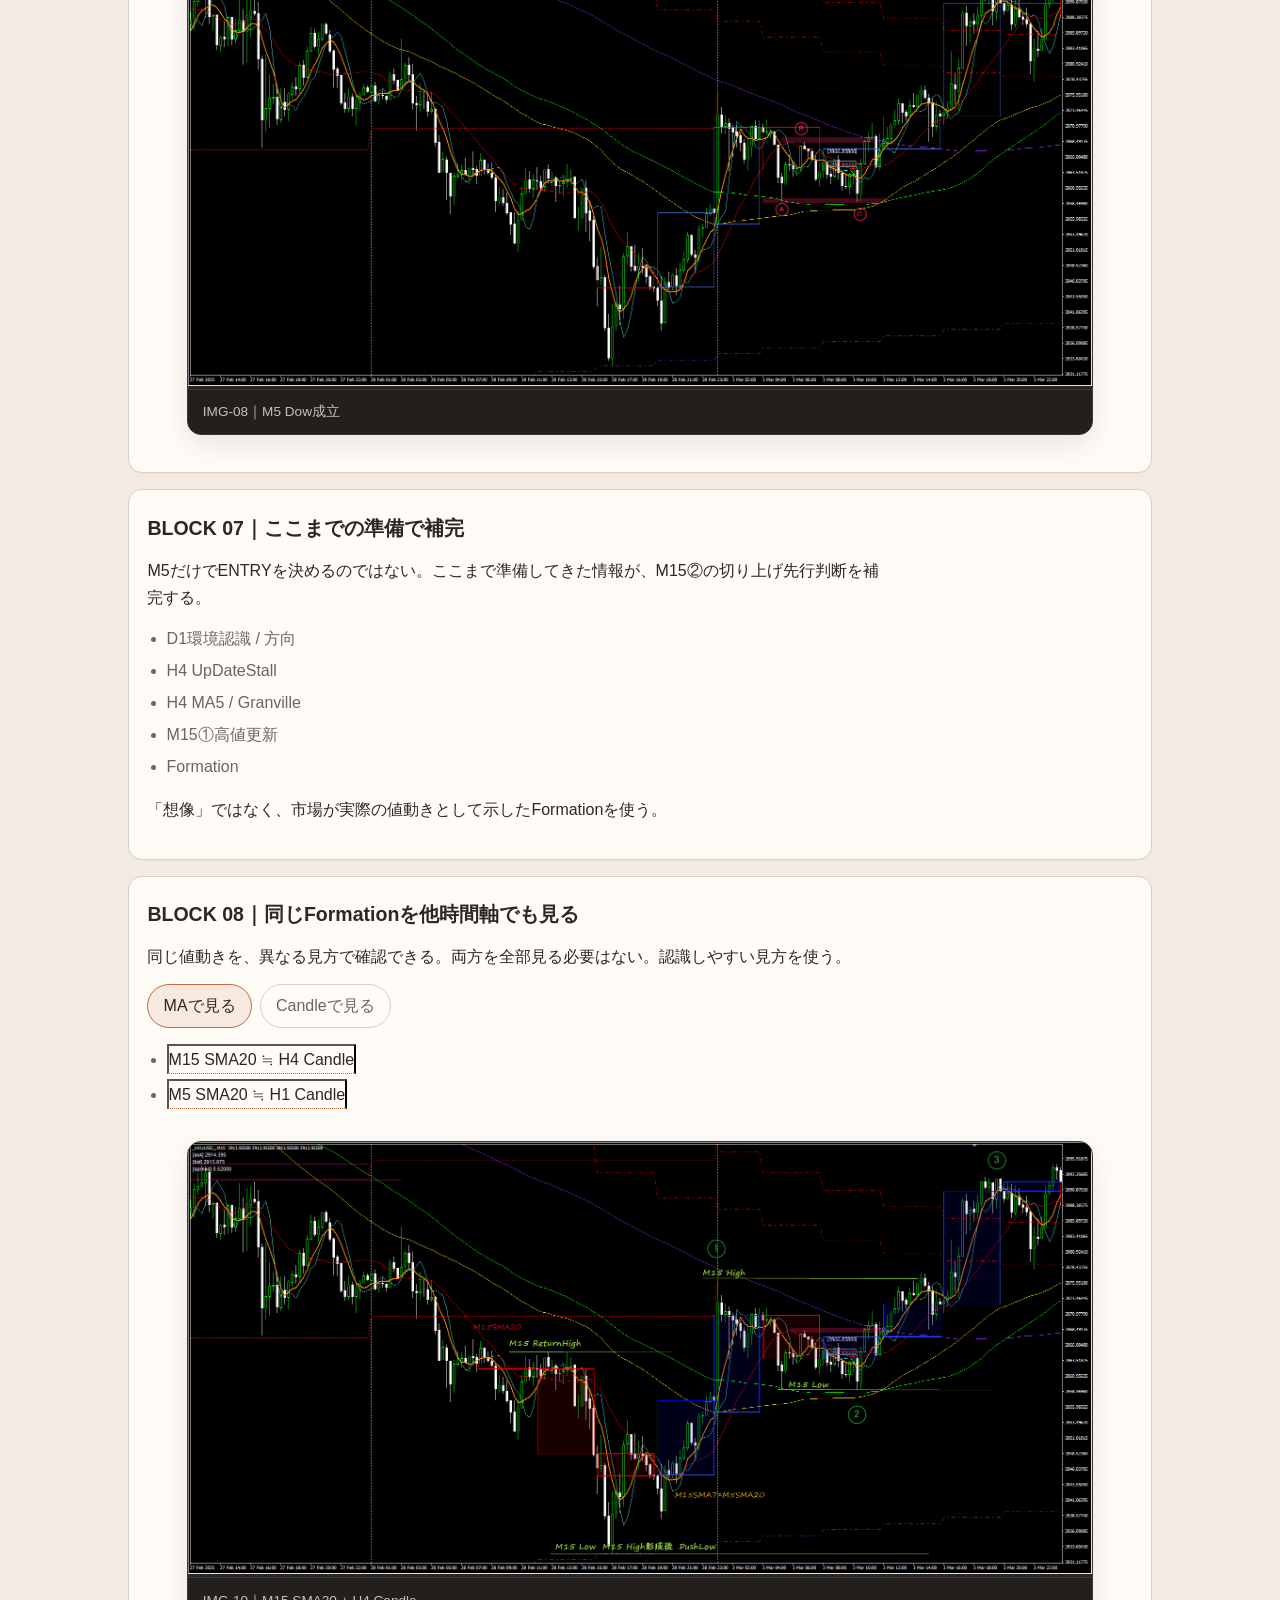
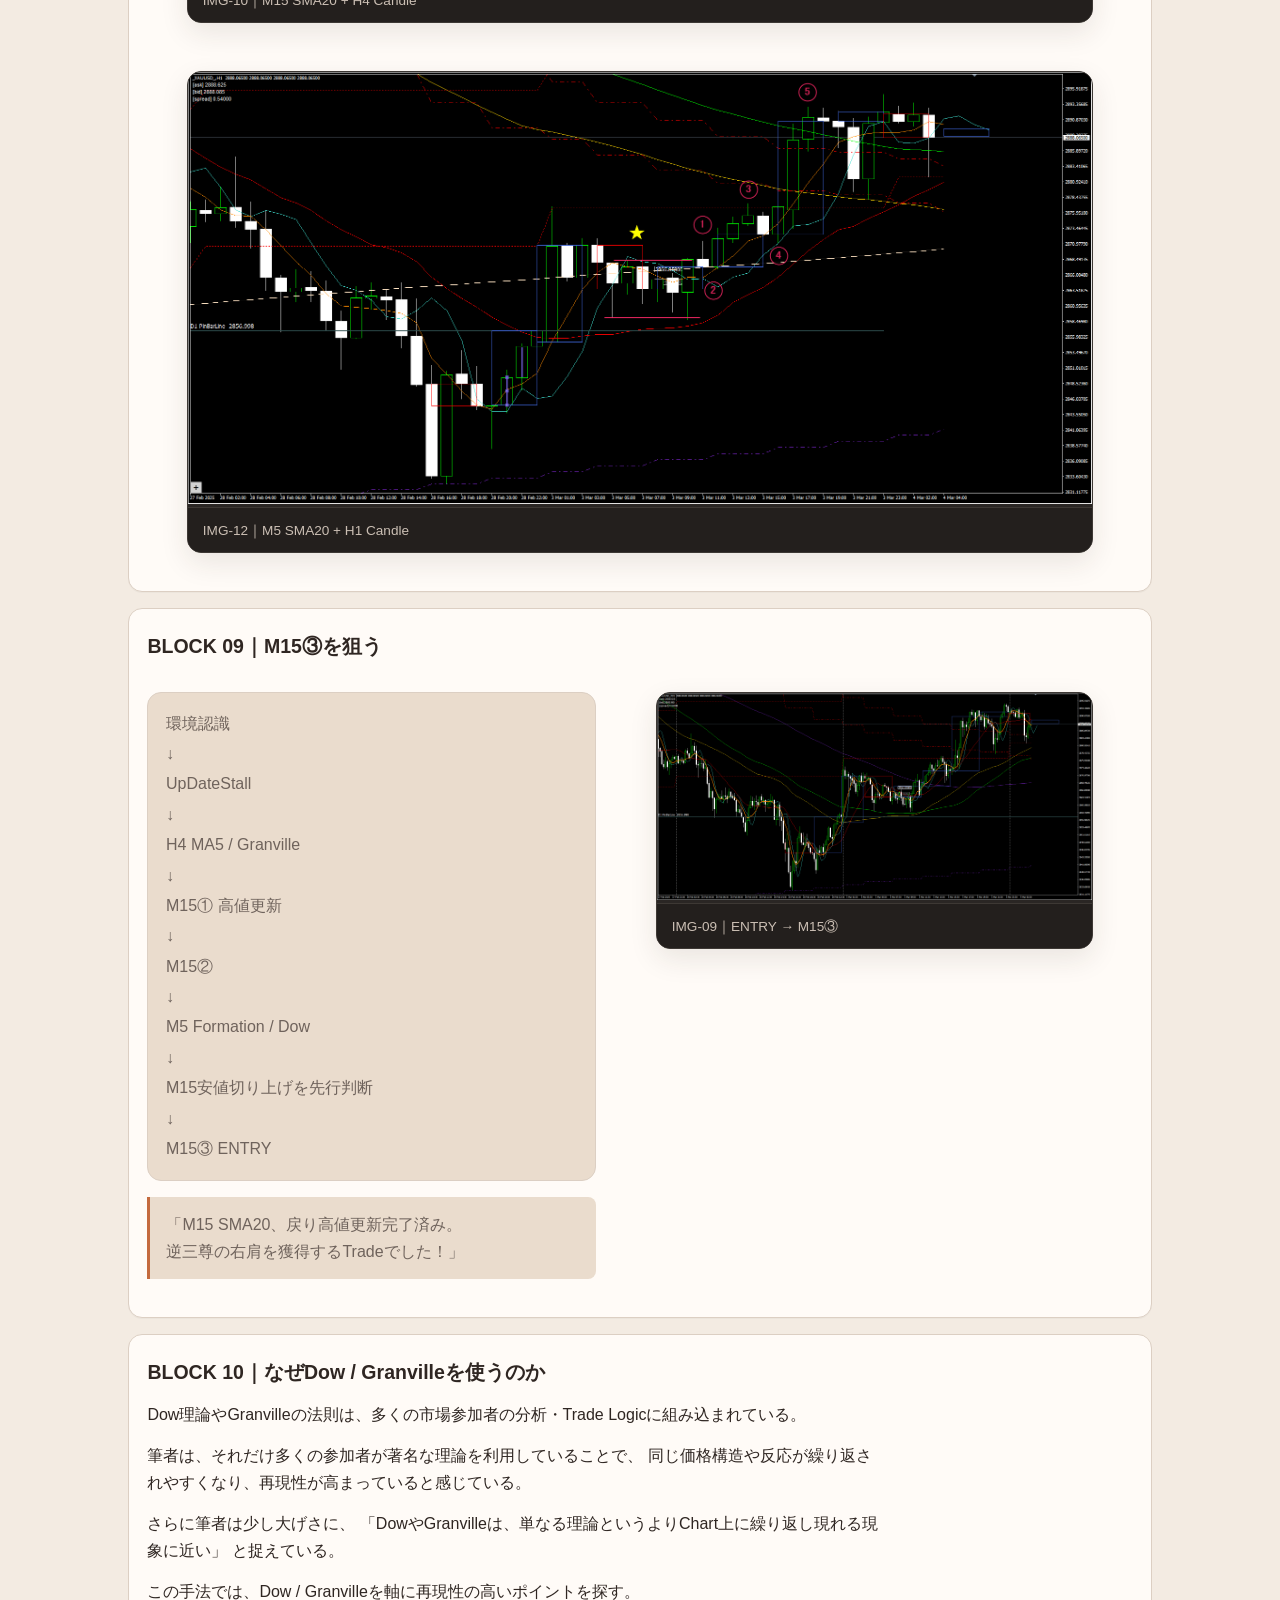
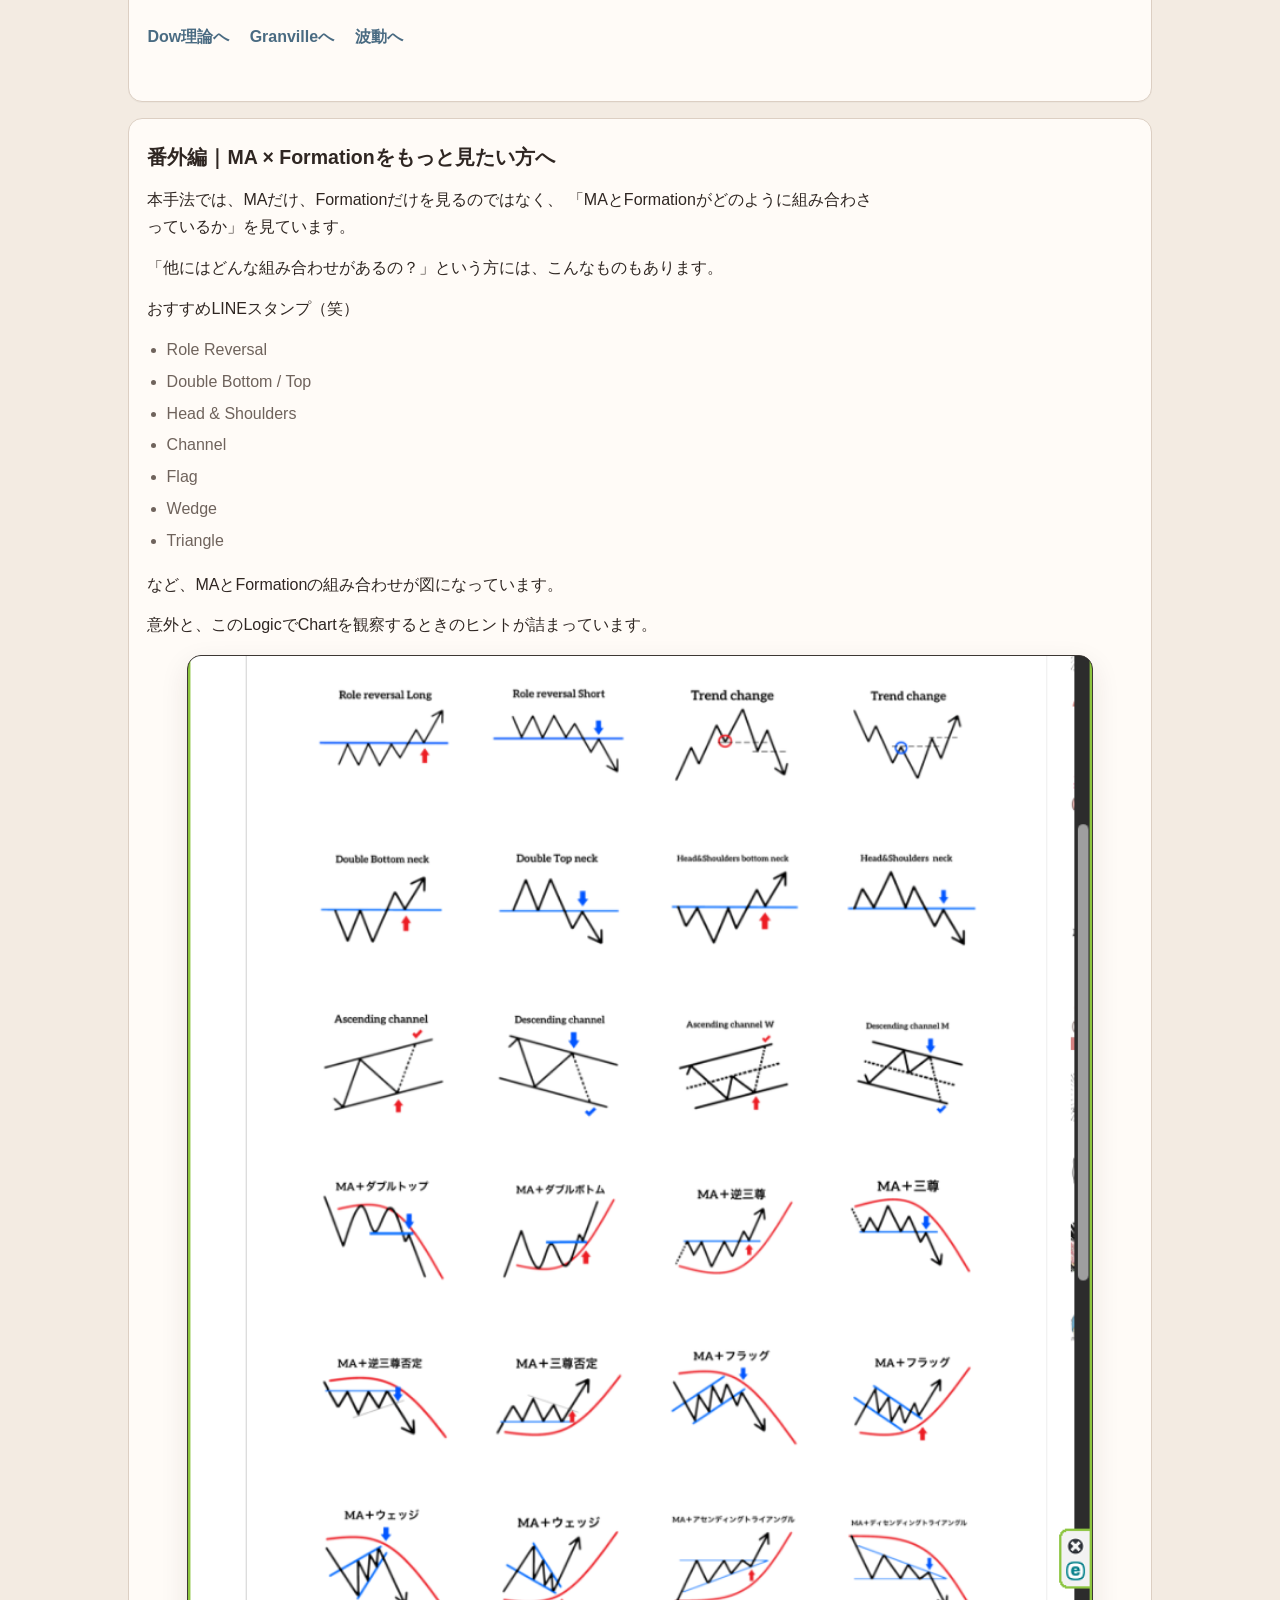
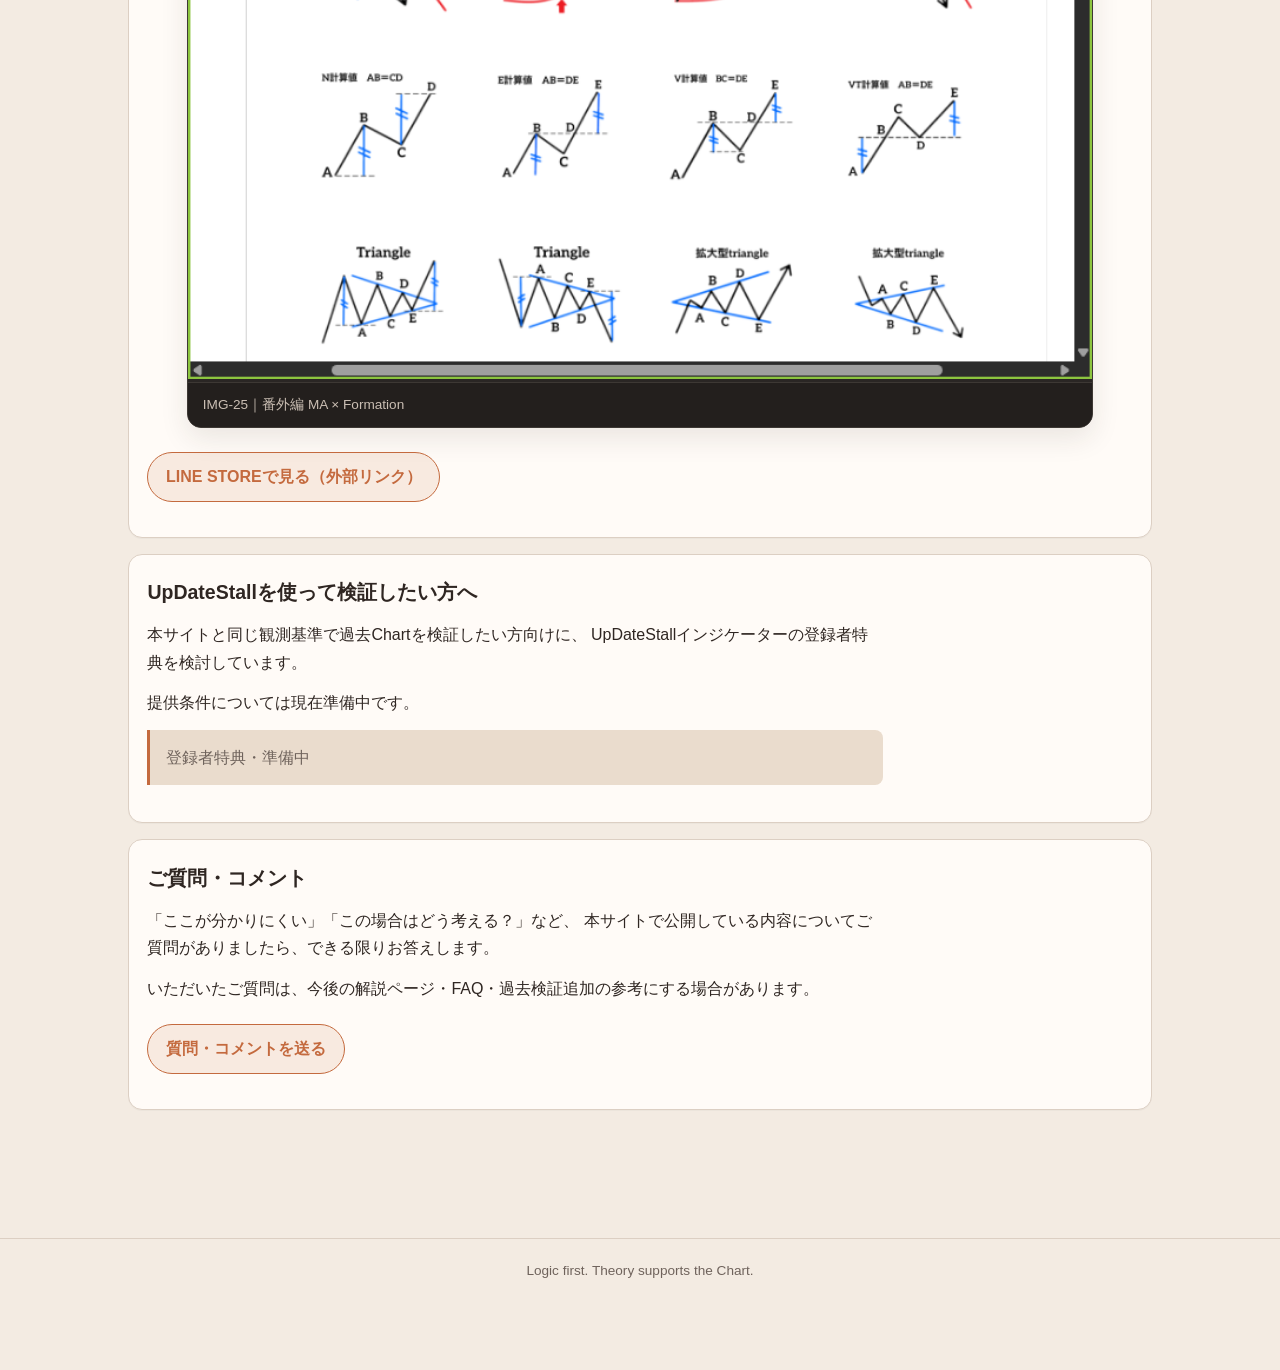
<file: logic/index.html>
<!DOCTYPE html>
<html lang="ja">
<head>
  <meta charset="UTF-8">
  <meta name="viewport" content="width=device-width, initial-scale=1">
  <title>01｜ロジック（手法）公開 | TRADE LOGIC</title>
  <link rel="stylesheet" href="../css/site.css">
</head>
<body data-page="logic">
  <header class="site-header">
    <div class="site-header-inner">
      <a class="brand" href="../">TRADE <span>LOGIC</span></a>
      <div class="header-note">01｜ロジック</div>
    </div>
  </header>

  <main class="wrap">
    <a class="back-link" href="../">← TOPへ</a>
    <p class="page-kicker">01｜Logic</p>
    <h1 class="page-title">ロジック（手法）公開</h1>
    <h2 class="page-lead-title">相場の失速をきっかけに、次の値動きを組み立てる</h2>
    <section class="block" id="assembly-overview">
      <h2>この手法の組み立て</h2>
      <p>
        この手法では、1つのSignalだけでENTRYを判断しません。
      </p>
      <p>
        上位時間軸から順番に相場を確認し、
        UpDateStall、H4 MA5 / Granville、M15、M5の値動きを組み合わせながら、
        Trade Scenarioを組み立てます。
      </p>

      <ol class="assembly-flow">
        <li class="assembly-item">
          <article class="assembly-card">
            <span class="assembly-step">STEP 1</span>
            <h3>上位時間軸</h3>
            <p>現在の相場位置と、優先して見る方向を確認します。</p>
          </article>
        </li>
        <li class="assembly-item">
          <article class="assembly-card">
            <span class="assembly-step">STEP 2</span>
            <h3>UpDateStall ★</h3>
            <p>相場の失速・変化が現れたポイントを確認します。</p>
          </article>
        </li>
        <li class="assembly-item">
          <article class="assembly-card">
            <span class="assembly-step">STEP 3</span>
            <h3>H4 MA5 / Granville</h3>
            <p>H4 MA5との位置関係から、その後の値動きを組み立てます。</p>
          </article>
        </li>
        <li class="assembly-item">
          <article class="assembly-card">
            <span class="assembly-step">STEP 4</span>
            <h3>M15</h3>
            <p>①推進 → ②調整 → ③再推進の流れを確認します。</p>
            <ol class="assembly-subflow">
              <li>① 推進</li>
              <li>② 調整</li>
              <li>③ 再推進</li>
            </ol>
          </article>
        </li>
        <li class="assembly-item">
          <article class="assembly-card">
            <span class="assembly-step">STEP 5</span>
            <h3>M5</h3>
            <p>必要に応じて時間軸を落とし、細かい切り返しを確認します。</p>
          </article>
        </li>
        <li class="assembly-item">
          <article class="assembly-card assembly-card-entry">
            <span class="assembly-step">STEP 6</span>
            <h3>ENTRY</h3>
            <p>各時間軸の条件が揃ったところでENTRYを検討します。</p>
          </article>
        </li>
      </ol>

      <p class="assembly-transition">
        まず全体の流れを確認したところで、
        ここから各Stepを実際のChartとあわせて詳しく見ていきます。
      </p>
    </section>

    <p class="page-intro">
      本手法では、
      上位時間軸の環境認識から現在位置と方向を確認し、
      MA・<button type="button" class="term" data-term="Granville">Granville</button>・Dow理論・<button type="button" class="term" data-term="Formation">Formation</button>・下位時間軸の値動きを組み合わせながら、
      ENTRY Pointを探していきます。
    </p>
    <p class="page-intro">
      特別なSignalだけに答えを求めるのではなく、
      Chart上に繰り返し現れる値動きを順番に確認しながら
      Trade Scenarioを組み立てるLogicです。
    </p>
    <div class="note">
      本ロジックは<strong>XAUUSD</strong>を主な対象としている。トレンドが出やすい銘柄と相性が良い。
      考え方自体は他通貨ペアにも応用可能。
    </div>

    <section class="block" id="yellow-star">
      <h2>Chart上の黄色★について</h2>
      <p>
        本サイトのChartでは、
        <button type="button" class="term" data-term="UpDateStall">UpDateStall</button>の発生ポイントを黄色の『★』で表示しています。
      </p>
      <p>
        Chartを見る際は、
        まず黄色★の位置を確認し、
        その前後のH4 Candle、
        H4 MA5、
        その後のM15・M5の値動きを順番に追ってください。
      </p>
    </section>

    <section class="block" id="without-updatestall">
      <h2>UpDateStallをお持ちでない方へ</h2>
      <p>
        UpDateStallインジケーターをお持ちでなくても、
        このLogicを確認することはできます。
      </p>
      <p>
        まずはH4 Chart上のShort Candleを
        仮の観測基準として置き、
        その後の値動きを追ってみてください。
      </p>
      <div class="flow">
        H4 Short Candle<br>↓<br>H4 MA5 / Granville<br>↓<br>M15の値動きを確認<br>↓<br>必要に応じてM5へ時間軸を落として確認
      </div>
      <p>
        という順番で過去Chartを追うことで、
        本手法の考え方を確認できます。
      </p>
      <p>
        このあと本ページでは、M15の値動きを
      </p>
      <div class="flow">
        ① 1波（推進）<br>
        ↓<br>
        ② 2波（調整）<br>
        ↓<br>
        ③ 3波（再推進）
      </div>
      <p>
        として表現します。
      </p>
      <p>
        「①②③とは何を意味するのか？」という方は、
        先に「波の見方」を確認してください。
      </p>
      <p>
        <a class="detail-link" href="../wave/">①②③・波の見方を見る</a>
      </p>
      <div class="note">
        <strong>重要:</strong> Short Candle ＝ UpDateStall という意味ではありません。<br>
        あくまで、UpDateStallインジケーターを持っていない方が
        Logicを確認・検証するための仮の観測基準として使用します。
      </div>
    </section>

    <section class="block" id="chart-setting">
      <h2>Chart Setting｜本サイトのChart表示</h2>
      <p>
        本サイトのChartでは、
        以下のMoving Averageを基準として表示しています。
      </p>

      <div class="setting-table-wrap">
        <table class="setting-table">
          <thead>
            <tr>
              <th scope="col">色</th>
              <th scope="col">Moving Average</th>
            </tr>
          </thead>
          <tbody>
            <tr>
              <td><span class="ma-swatch ma-blue" aria-hidden="true"></span>青</td>
              <td>DMA 3×3</td>
            </tr>
            <tr>
              <td><span class="ma-swatch ma-orange" aria-hidden="true"></span>橙</td>
              <td>SMA5<br>または下位時間軸上のSMA20相当</td>
            </tr>
            <tr>
              <td><span class="ma-swatch ma-red" aria-hidden="true"></span>赤</td>
              <td>SMA20</td>
            </tr>
            <tr>
              <td><span class="ma-swatch ma-yellow" aria-hidden="true"></span>黄</td>
              <td>SMA75</td>
            </tr>
            <tr>
              <td><span class="ma-swatch ma-green" aria-hidden="true"></span>緑</td>
              <td>SMA100</td>
            </tr>
            <tr>
              <td><span class="ma-swatch ma-purple" aria-hidden="true"></span>紫</td>
              <td>SMA200</td>
            </tr>
            <tr>
              <td><span class="ma-swatch ma-tan" aria-hidden="true"></span>薄茶</td>
              <td>SMA600</td>
            </tr>
          </tbody>
        </table>
      </div>

      <h3>点線のMAについて</h3>
      <p>
        Chart上に表示されている
        同色の点線は、
        上位時間軸のSMAを
        下位時間軸へ表示したものです。
      </p>
      <p>使用Indicator：<strong>MTF-MA 1.00</strong></p>
      <p>
        本サイトでは、
        週足（W1）までの上位時間軸MAを
        必要に応じて下位時間軸へ表示しています。
      </p>

      <div class="note">
        <strong>重要:</strong>
        これらのMAは、
        「MAがCrossしたからENTRYする」
        ためだけに使用しているものではありません。<br><br>
        本サイトでは、
        <ul>
          <li>現在価格が上位時間軸を含めてどこにいるのか</li>
          <li>MAの方向</li>
          <li>Support / Resistance</li>
          <li>Granville</li>
          <li>上位時間軸と下位時間軸の位置関係</li>
        </ul>
        などを確認するための基準として使用しています。
      </div>

      <p>
        本サイトでは後述するように、
        H4 SMA5 ≒ H1 SMA20
        など、
        異なる時間軸で同じ値動きを確認する見方も使用します。
      </p>
      <p>
        また、
        M15 SMA20はH4 Candle、
        M5 SMA20はH1 Candle
        とリンクすることが多い、
        という見方も使用しています。
      </p>
      <p>詳細は各Logic説明・波の見方で解説します。</p>
      <p>
        <a class="detail-link" href="../wave/">波の見方を見る</a>
      </p>
    </section>

    <!-- BLOCK 01 -->
    <section class="block" id="block-01">
      <h2>BLOCK 01｜環境認識</h2>
      <div class="split">
        <div>
          <p>Trade前に現在位置を確認する。</p>
          <ul>
            <li>D1</li>
            <li>前日終値 / 高値 / 安値</li>
            <li>前日足のヒゲ</li>
            <li>Support / Resistance</li>
            <li>上位時間軸の主要MA</li>
          </ul>
          <p>日足ラインは方向確認だけでなく、Support / Resistance / Target判断にも使う。</p>
        </div>
        <figure class="chart-card">
          <button type="button" class="chart-hit" aria-label="Chart拡大">
            <img data-img="IMG-01.png" alt="環境認識 Chart">
          </button>
          <figcaption class="chart-cap">IMG-01｜環境認識</figcaption>
        </figure>
      </div>
    </section>

    <!-- BLOCK 02 -->
    <section class="block" id="block-02">
      <h2>BLOCK 02｜基準</h2>
      <div class="split">
        <div>
          <p><button type="button" class="term" data-term="UpDateStall">H4 UpDateStall</button>を、Trade Scenarioを考え始める基準として利用する。</p>
          <div class="note">
            <strong>重要:</strong> UpDateStall = ENTRY Signal ではない。<br>
            「ここから組み立てる」というSTART地点。
          </div>
          <a class="detail-link" href="../basis/">詳細 → 基準（basis/）</a>
        </div>
        <figure class="chart-card">
          <button type="button" class="chart-hit" aria-label="Chart拡大">
            <img data-img="IMG-02.png" alt="H4 UpDateStall Chart">
          </button>
          <figcaption class="chart-cap">IMG-02｜H4 UpDateStall　／　黄色★：H4 UpDateStall</figcaption>
        </figure>
      </div>
    </section>

    <!-- BLOCK 03 -->
    <section class="block" id="block-03">
      <h2>BLOCK 03｜H4 MA5 / Granville</h2>
      <div class="split">
        <div>
          <ul>
            <li>H4 MA5の方向</li>
            <li>価格との位置関係</li>
            <li><button type="button" class="term" data-term="Granville">Granville</button>として組み立てられる形か</li>
          </ul>
          <p>対応: <button type="button" class="term" data-term="H4 MA5 = H1 SMA20">H4 MA5 = H1 SMA20</button></p>
          <div class="note">
            <strong>重要:</strong> 「価格がMAより上だからLONG」「下だからSHORT」という単純判定にはしない。
          </div>
          <p>
            GranvilleとDowを単純に別々のSignalとして加算しているわけではない。
          </p>
          <div class="flow">
            H4 MA5からGranvilleを考察<br>↓<br>その方向への値動きを想定<br>↓<br>M15① → ② → ③<br>↓<br>②内部でM5 Dow成立<br>↓<br>M15の安値切り上げへ
          </div>
          <p>
            筆者は、<strong>「Granvilleの概念が、その方向へのDowの切り上げを促進する材料になる」</strong>と判断している。
            これは筆者のTrade上の判断であり、Granville理論そのものの定義ではない。
          </p>
          <a class="detail-link" href="../granville/">詳細 → Granville</a>
        </div>
        <figure class="chart-card">
          <button type="button" class="chart-hit" aria-label="Chart拡大">
            <img data-img="IMG-03.png" alt="H4 MA5 Granville Chart">
          </button>
          <figcaption class="chart-cap">IMG-03｜H4 MA5 / Granville</figcaption>
        </figure>
      </div>
    </section>

    <!-- BLOCK 04 -->
    <section class="block" id="block-04">
      <h2>BLOCK 04｜M15 ① → ② → ③</h2>
      <div class="split">
        <div>
          <p><button type="button" class="term" data-term="M15①②③">M15①②③</button></p>
          <ul>
            <li><strong>M15①</strong>: 最初の推進 / 戻り高値更新</li>
            <li><strong>M15②</strong>: 押し</li>
            <li><strong>M15③</strong>: 狙う推進</li>
          </ul>
          <div class="note"><strong>重要:</strong> ①を追わず、②を待って③を狙う。</div>
        </div>
        <figure class="chart-card">
          <button type="button" class="chart-hit" aria-label="Chart拡大">
            <img data-img="IMG-04.png" alt="M15 ①②③ Chart">
          </button>
          <figcaption class="chart-cap">IMG-04｜M15 ①②③</figcaption>
        </figure>
      </div>
    </section>

    <!-- BLOCK 05 -->
    <section class="block" id="block-05">
      <h2>BLOCK 05｜M15①で戻り高値更新</h2>
      <div class="split">
        <div>
          <p>M15①で、<button type="button" class="term" data-term="戻り高値">戻り高値</button>更新が完了していることを確認する。</p>
          <p>Dow理論上、次に必要なのは<button type="button" class="term" data-term="安値切り上げ">安値切り上げ</button>。</p>
          <a class="detail-link" href="../dow/">詳細 → Dow理論</a>
        </div>
        <figure class="chart-card">
          <button type="button" class="chart-hit" aria-label="Chart拡大">
            <img data-img="IMG-05.png" alt="M15① 戻り高値更新 Chart">
          </button>
          <figcaption class="chart-cap">IMG-05｜M15① 戻り高値更新</figcaption>
        </figure>
      </div>
    </section>

    <!-- BLOCK 06 -->
    <section class="block" id="block-06">
      <h2>BLOCK 06｜M15②内部をM5で見る</h2>
      <p>M15②では一つの押しに見える。M5へ落とすと内部<button type="button" class="term" data-term="Formation">Formation</button>を確認できる。</p>
      <ul>
        <li>Double Bottom型Formation</li>
        <li>右側安値が左側より高い</li>
        <li>M5高値更新</li>
        <li>M5 Dow成立</li>
      </ul>
      <p>
        Formationは、完成したChartを後から見れば結果論として形を認識できるものでもある。
        しかし本手法では、Formationの見た目だけを根拠にはしない。
      </p>
      <p>
        例えばM15②内部で、メジャーなFormationが現れ、右側安値が切り上がり、M5高値更新、M5 Dow成立という値動きを確認する。
      </p>
      <p>
        筆者は、Dow理論や広く知られたFormationほど市場参加者から認識されやすく、
        注目が集まりやすいことで同じような値動きの再現性が高まりやすいと考えている。
      </p>
      <div class="note">
        <strong>重要:</strong> 「逆三尊だからENTRY」という単独Signalとしては使わない。
        Formation内部でもM5 Dowが成立していることを重視する。
      </div>
      <p>この下位足Formationから、M15②がこれ以上下落しない可能性が高まったと判断し、M15の安値切り上げを「先行判断」する。</p>
      <div class="note">
        <strong>重要:</strong> M5 Dow成立 = M15 Dow成立 ではない。
        M15で後に確認される可能性のある切り上げを、下位足から一段早く捉える考え方。
      </div>
      <h3>なぜM15 Dow成立前にENTRYを考えるのか</h3>
      <p>
        M15でDow成立を完全に確認してからENTRYすると、
        M15③がすでに進行しており、ENTRY位置が遅くなる場合がある。
      </p>
      <div class="flow">
        Formation<br>↓<br>M5 Dow成立<br>↓<br>M15安値切り上げを先行判断<br>↓<br>右肩付近からENTRY
      </div>
      <p>
        これによってENTRYを一段早く組み立てられれば、
      </p>
      <ul>
        <li>ENTRYからLoss Cutまでの距離を抑えやすい</li>
        <li>M15③の値幅をより大きく確保しやすい</li>
        <li>Risk / Rewardの改善につながる</li>
      </ul>
      <p>
        早くENTRYすること自体が目的ではない。
        目的は、Loss Cutへの対策とRisk / Rewardの改善を含めたTrade組み立てである。
      </p>
      <div class="chart-stack">
        <figure class="chart-card">
          <button type="button" class="chart-hit"><img data-img="IMG-06.png" alt="M15②内部 M5"></button>
          <figcaption class="chart-cap">IMG-06｜M15②内部 M5</figcaption>
        </figure>
        <figure class="chart-card">
          <button type="button" class="chart-hit"><img data-img="IMG-07.png" alt="Formation"></button>
          <figcaption class="chart-cap">IMG-07｜Formation</figcaption>
        </figure>
        <figure class="chart-card">
          <button type="button" class="chart-hit"><img data-img="IMG-08.png" alt="M5 Dow成立"></button>
          <figcaption class="chart-cap">IMG-08｜M5 Dow成立</figcaption>
        </figure>
      </div>
    </section>

    <!-- BLOCK 07 -->
    <section class="block" id="block-07">
      <h2>BLOCK 07｜ここまでの準備で補完</h2>
      <p>M5だけでENTRYを決めるのではない。ここまで準備してきた情報が、M15②の切り上げ先行判断を補完する。</p>
      <ul>
        <li>D1環境認識 / 方向</li>
        <li>H4 UpDateStall</li>
        <li>H4 MA5 / Granville</li>
        <li>M15①高値更新</li>
        <li>Formation</li>
      </ul>
      <p>「想像」ではなく、市場が実際の値動きとして示したFormationを使う。</p>
    </section>

    <!-- BLOCK 08 -->
    <section class="block" id="block-08">
      <h2>BLOCK 08｜同じFormationを他時間軸でも見る</h2>
      <p>同じ値動きを、異なる見方で確認できる。両方を全部見る必要はない。認識しやすい見方を使う。</p>
      <div data-tabs>
        <div class="tabs" role="tablist">
          <button type="button" class="tab-btn is-active" data-tab="ma">MAで見る</button>
          <button type="button" class="tab-btn" data-tab="candle">Candleで見る</button>
        </div>
        <div class="tab-panel" data-panel="ma">
          <ul>
            <li><button type="button" class="term" data-term="M15 SMA20 ≒ H4 Candle">M15 SMA20 ≒ H4 Candle</button></li>
            <li><button type="button" class="term" data-term="M5 SMA20 ≒ H1 Candle">M5 SMA20 ≒ H1 Candle</button></li>
          </ul>
          <div class="chart-stack">
            <figure class="chart-card">
              <button type="button" class="chart-hit"><img data-img="IMG-10.png" alt="M15 SMA20 + H4 Candle"></button>
              <figcaption class="chart-cap">IMG-10｜M15 SMA20 + H4 Candle</figcaption>
            </figure>
            <figure class="chart-card">
              <button type="button" class="chart-hit"><img data-img="IMG-12.png" alt="M5 SMA20 + H1 Candle"></button>
              <figcaption class="chart-cap">IMG-12｜M5 SMA20 + H1 Candle</figcaption>
            </figure>
          </div>
        </div>
        <div class="tab-panel" data-panel="candle" hidden>
          <ul>
            <li>H4 Candle Formation</li>
            <li>H1 Candle Formation</li>
          </ul>
          <figure class="chart-card">
            <button type="button" class="chart-hit"><img data-img="IMG-11.png" alt="H4 Candle側"></button>
            <figcaption class="chart-cap">IMG-11｜H4 Candle側</figcaption>
          </figure>
        </div>
      </div>
    </section>

    <!-- BLOCK 09 -->
    <section class="block" id="block-09">
      <h2>BLOCK 09｜M15③を狙う</h2>
      <div class="split">
        <div>
          <div class="flow">
            環境認識<br>↓<br>UpDateStall<br>↓<br>H4 MA5 / Granville<br>↓<br>M15① 高値更新<br>↓<br>M15②<br>↓<br>M5 Formation / Dow<br>↓<br>M15安値切り上げを先行判断<br>↓<br>M15③ ENTRY
          </div>
          <div class="note">
            「M15 SMA20、戻り高値更新完了済み。<br>
            逆三尊の右肩を獲得するTradeでした！」
          </div>
        </div>
        <figure class="chart-card">
          <button type="button" class="chart-hit"><img data-img="IMG-09.png" alt="ENTRY → M15③"></button>
          <figcaption class="chart-cap">IMG-09｜ENTRY → M15③</figcaption>
        </figure>
      </div>
    </section>

    <!-- BLOCK 10 -->
    <section class="block" id="block-10">
      <h2>BLOCK 10｜なぜDow / Granvilleを使うのか</h2>
      <p>Dow理論やGranvilleの法則は、多くの市場参加者の分析・Trade Logicに組み込まれている。</p>
      <p>
        筆者は、それだけ多くの参加者が著名な理論を利用していることで、
        同じ価格構造や反応が繰り返されやすくなり、再現性が高まっていると感じている。
      </p>
      <p>
        さらに筆者は少し大げさに、
        「DowやGranvilleは、単なる理論というよりChart上に繰り返し現れる現象に近い」
        と捉えている。
      </p>
      <p>この手法では、Dow / Granvilleを軸に再現性の高いポイントを探す。</p>
      <p>
        <a class="detail-link" href="../dow/">Dow理論へ</a>　
        <a class="detail-link" href="../granville/">Granvilleへ</a>　
        <a class="detail-link" href="../wave/">波動へ</a>
      </p>
      <!-- future extension hooks -->
      <div class="missing" data-future="video" hidden>
        [ Formationを動画で見る ]
      </div>
      <div class="missing" data-future="app" hidden>
        [ このロジックを検証アプリで試す ]
      </div>
    </section>

    <section class="block" id="extra-ma-formation">
      <h2>番外編｜MA × Formationをもっと見たい方へ</h2>
      <p>
        本手法では、MAだけ、Formationだけを見るのではなく、
        「MAとFormationがどのように組み合わさっているか」を見ています。
      </p>
      <p>
        「他にはどんな組み合わせがあるの？」という方には、こんなものもあります。
      </p>
      <p>おすすめLINEスタンプ（笑）</p>
      <ul>
        <li>Role Reversal</li>
        <li>Double Bottom / Top</li>
        <li>Head &amp; Shoulders</li>
        <li>Channel</li>
        <li>Flag</li>
        <li>Wedge</li>
        <li>Triangle</li>
      </ul>
      <p>など、MAとFormationの組み合わせが図になっています。</p>
      <p>意外と、このLogicでChartを観察するときのヒントが詰まっています。</p>
      <figure class="chart-card">
        <button type="button" class="chart-hit"><img data-img="IMG-25.png" alt="MA × Formation LINEスタンプ紹介"></button>
        <figcaption class="chart-cap">IMG-25｜番外編 MA × Formation</figcaption>
      </figure>
      <p>
        <a class="cta-btn" href="https://store.line.me/stickershop/product/17180776/ja" target="_blank" rel="noopener noreferrer">LINE STOREで見る（外部リンク）</a>
      </p>
    </section>

    <section class="block" id="updatestall-benefit">
      <h2>UpDateStallを使って検証したい方へ</h2>
      <p>
        本サイトと同じ観測基準で過去Chartを検証したい方向けに、
        UpDateStallインジケーターの登録者特典を検討しています。
      </p>
      <p>提供条件については現在準備中です。</p>
      <div class="note">登録者特典・準備中</div>
    </section>

    <section class="block" id="questions">
      <h2>ご質問・コメント</h2>
      <p>
        「ここが分かりにくい」「この場合はどう考える？」など、
        本サイトで公開している内容についてご質問がありましたら、できる限りお答えします。
      </p>
      <p>
        いただいたご質問は、今後の解説ページ・FAQ・過去検証追加の参考にする場合があります。
      </p>
      <p>
        <a class="cta-btn" href="../questions/">質問・コメントを送る</a>
      </p>
    </section>
  </main>

  <footer class="site-footer">Logic first. Theory supports the Chart.</footer>
  <script src="../js/site.js"></script>
</body>
</html>
</file>
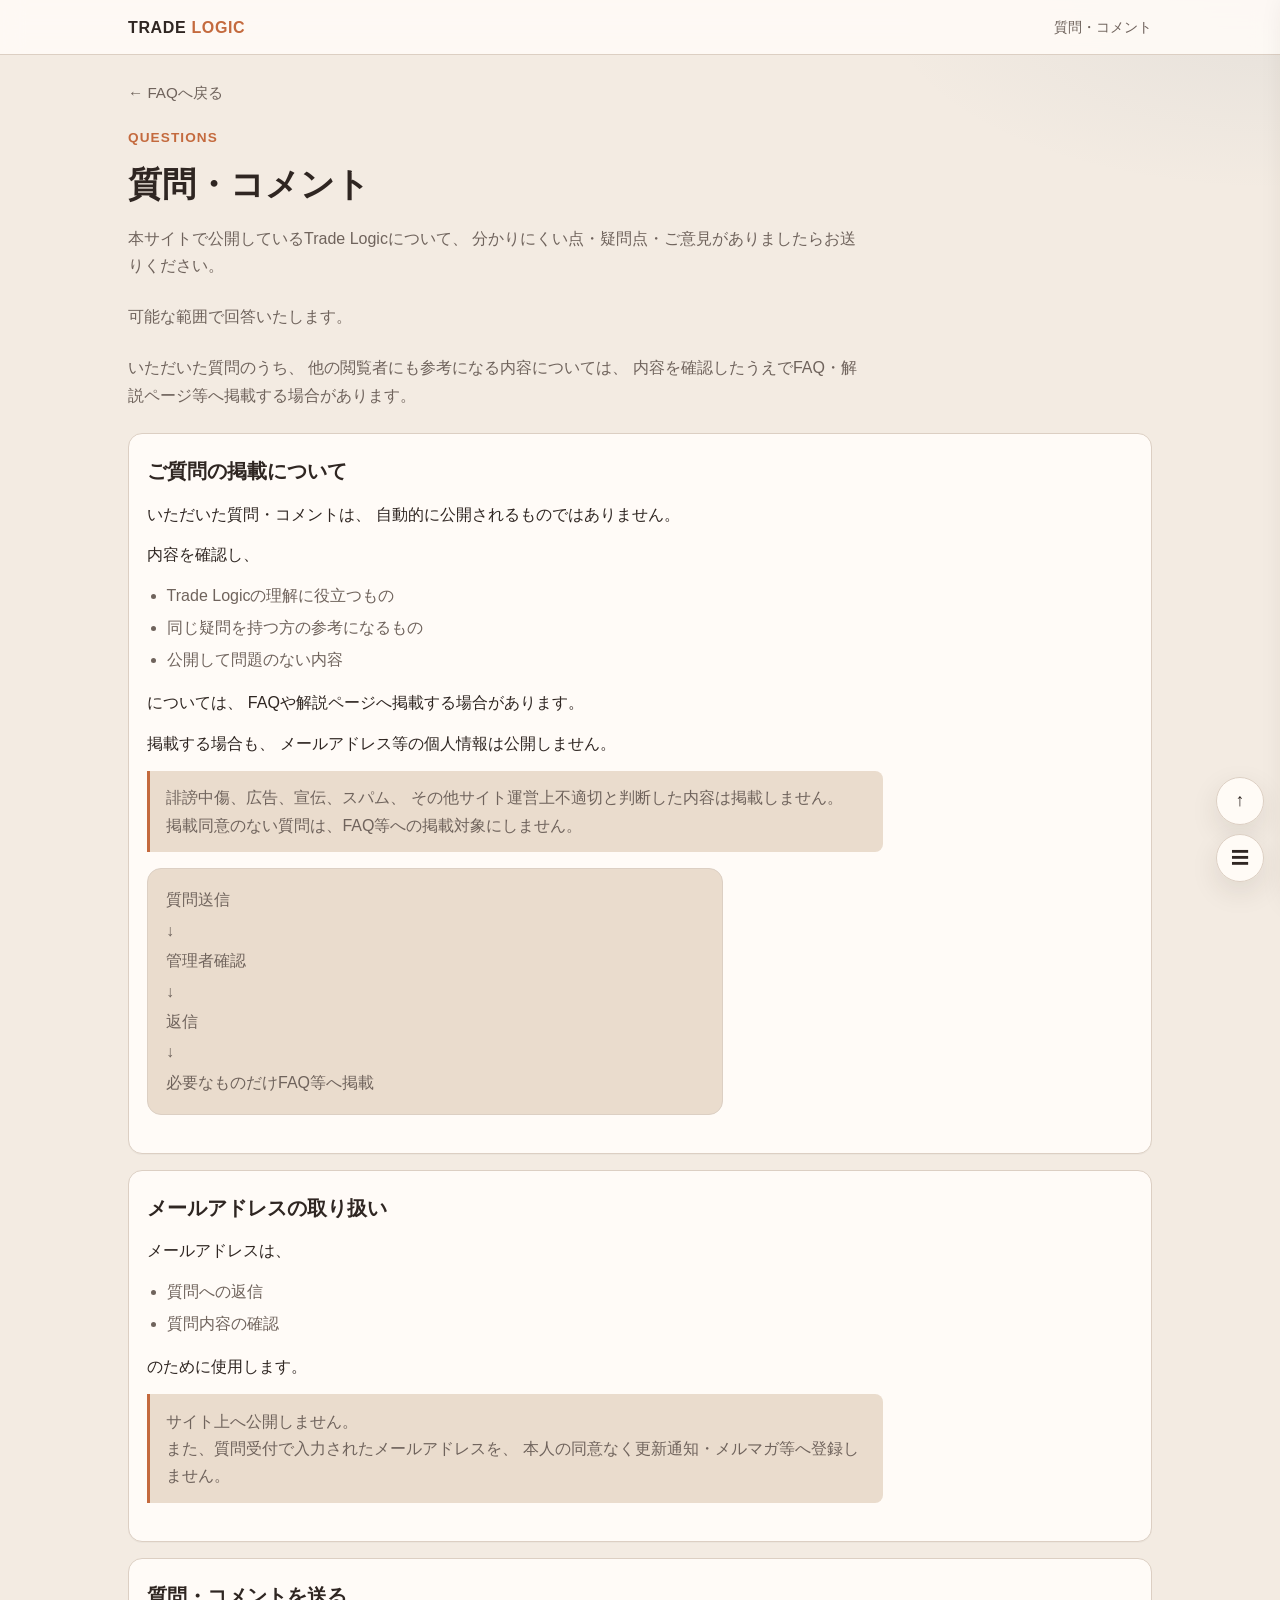
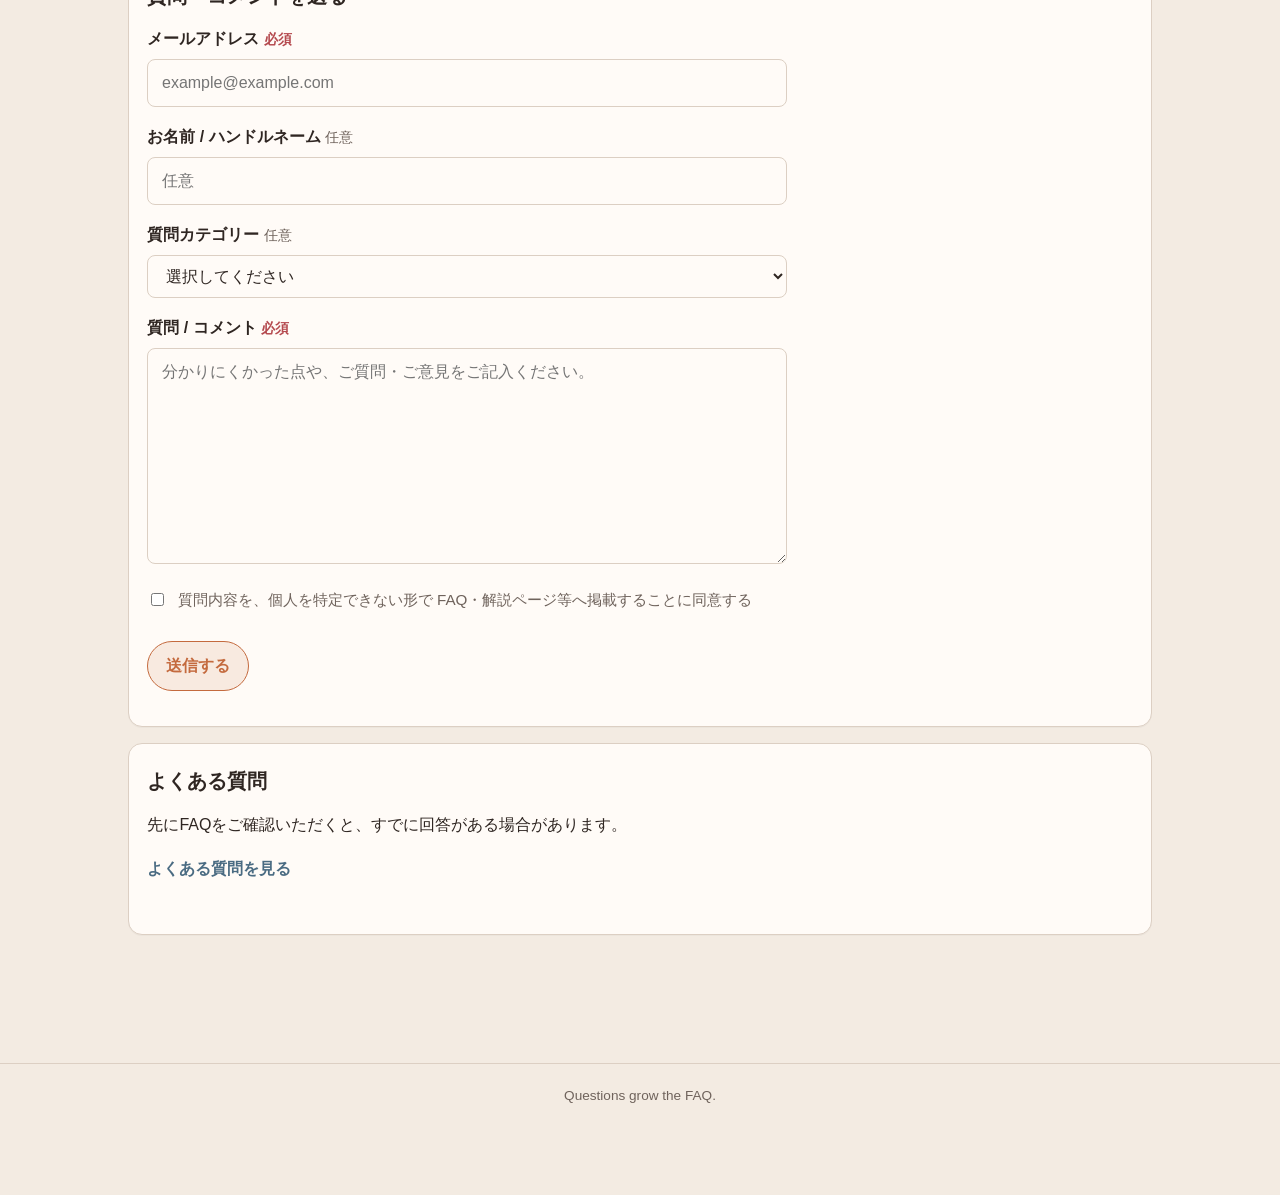
<file: questions/index.html>
<!DOCTYPE html>
<html lang="ja">
<head>
  <meta charset="UTF-8">
  <meta name="viewport" content="width=device-width, initial-scale=1">
  <title>質問・コメント | TRADE LOGIC</title>
  <link rel="stylesheet" href="../css/site.css">
</head>
<body data-page="questions">
  <header class="site-header">
    <div class="site-header-inner">
      <a class="brand" href="../">TRADE <span>LOGIC</span></a>
      <div class="header-note">質問・コメント</div>
    </div>
  </header>
  <main class="wrap">
    <a class="back-link" href="../faq/">← FAQへ戻る</a>
    <p class="page-kicker">Questions</p>
    <h1 class="page-title">質問・コメント</h1>
    <p class="page-intro">
      本サイトで公開しているTrade Logicについて、
      分かりにくい点・疑問点・ご意見がありましたらお送りください。
    </p>
    <p class="page-intro">可能な範囲で回答いたします。</p>
    <p class="page-intro">
      いただいた質問のうち、
      他の閲覧者にも参考になる内容については、
      内容を確認したうえでFAQ・解説ページ等へ掲載する場合があります。
    </p>

    <section class="block">
      <h2>ご質問の掲載について</h2>
      <p>
        いただいた質問・コメントは、
        自動的に公開されるものではありません。
      </p>
      <p>内容を確認し、</p>
      <ul>
        <li>Trade Logicの理解に役立つもの</li>
        <li>同じ疑問を持つ方の参考になるもの</li>
        <li>公開して問題のない内容</li>
      </ul>
      <p>
        については、
        FAQや解説ページへ掲載する場合があります。
      </p>
      <p>
        掲載する場合も、
        メールアドレス等の個人情報は公開しません。
      </p>
      <div class="note">
        誹謗中傷、広告、宣伝、スパム、
        その他サイト運営上不適切と判断した内容は掲載しません。<br>
        掲載同意のない質問は、FAQ等への掲載対象にしません。
      </div>
      <div class="flow">
        質問送信<br>↓<br>管理者確認<br>↓<br>返信<br>↓<br>必要なものだけFAQ等へ掲載
      </div>
    </section>

    <section class="block">
      <h2>メールアドレスの取り扱い</h2>
      <p>メールアドレスは、</p>
      <ul>
        <li>質問への返信</li>
        <li>質問内容の確認</li>
      </ul>
      <p>のために使用します。</p>
      <div class="note">
        サイト上へ公開しません。<br>
        また、質問受付で入力されたメールアドレスを、
        本人の同意なく更新通知・メルマガ等へ登録しません。
      </div>
    </section>

    <section class="block" id="question-form">
      <h2>質問・コメントを送る</h2>
      <!--
        Formspree接続:
        data-formspree-endpoint に https://formspree.io/f/XXXXXXXX を設定する。
        受信先メールは Formspree 管理画面側で設定する（サイトソースへ書かない）。
      -->
      <form
        class="question-form"
        id="questionForm"
        method="POST"
        data-formspree-endpoint="https://formspree.io/f/xnpajrgw"
        novalidate
      >
        <!-- honeypot: Formspree spam trap / 後から拡張可能 -->
        <div class="hp-field" aria-hidden="true">
          <label for="q-website">Website</label>
          <input id="q-website" type="text" name="_gotcha" tabindex="-1" autocomplete="off" aria-hidden="true">
        </div>

        <div class="form-field">
          <label for="q-email">メールアドレス <span class="req">必須</span></label>
          <input id="q-email" name="email" type="email" required autocomplete="email" placeholder="example@example.com">
        </div>

        <div class="form-field">
          <label for="q-name">お名前 / ハンドルネーム <span class="opt">任意</span></label>
          <input id="q-name" name="name" type="text" autocomplete="nickname" placeholder="任意">
        </div>

        <div class="form-field">
          <label for="q-category">質問カテゴリー <span class="opt">任意</span></label>
          <select id="q-category" name="category">
            <option value="">選択してください</option>
            <option value="Logic全体">Logic全体</option>
            <option value="UpDateStall">UpDateStall</option>
            <option value="Dow理論">Dow理論</option>
            <option value="Granville">Granville</option>
            <option value="波の見方">波の見方</option>
            <option value="Formation">Formation</option>
            <option value="過去検証">過去検証</option>
            <option value="GO / STOP">GO / STOP</option>
            <option value="その他">その他</option>
          </select>
        </div>

        <div class="form-field">
          <label for="q-body">質問 / コメント <span class="req">必須</span></label>
          <textarea id="q-body" name="message" rows="8" required placeholder="分かりにくかった点や、ご質問・ご意見をご記入ください。"></textarea>
        </div>

        <div class="form-check">
          <label>
            <input id="q-publish" name="publish_consent" type="checkbox" value="yes">
            <span>
              質問内容を、個人を特定できない形で
              FAQ・解説ページ等へ掲載することに同意する
            </span>
          </label>
        </div>

        <p>
          <button type="submit" class="cta-btn" id="questionSubmit">送信する</button>
        </p>
        <p id="questionFormStatus" class="note" hidden></p>
      </form>
    </section>

    <section class="block">
      <h2>よくある質問</h2>
      <p>先にFAQをご確認いただくと、すでに回答がある場合があります。</p>
      <p>
        <a class="detail-link" href="../faq/">よくある質問を見る</a>
      </p>
    </section>
  </main>
  <footer class="site-footer">Questions grow the FAQ.</footer>
  <script src="../js/site.js"></script>
</body>
</html>
</file>
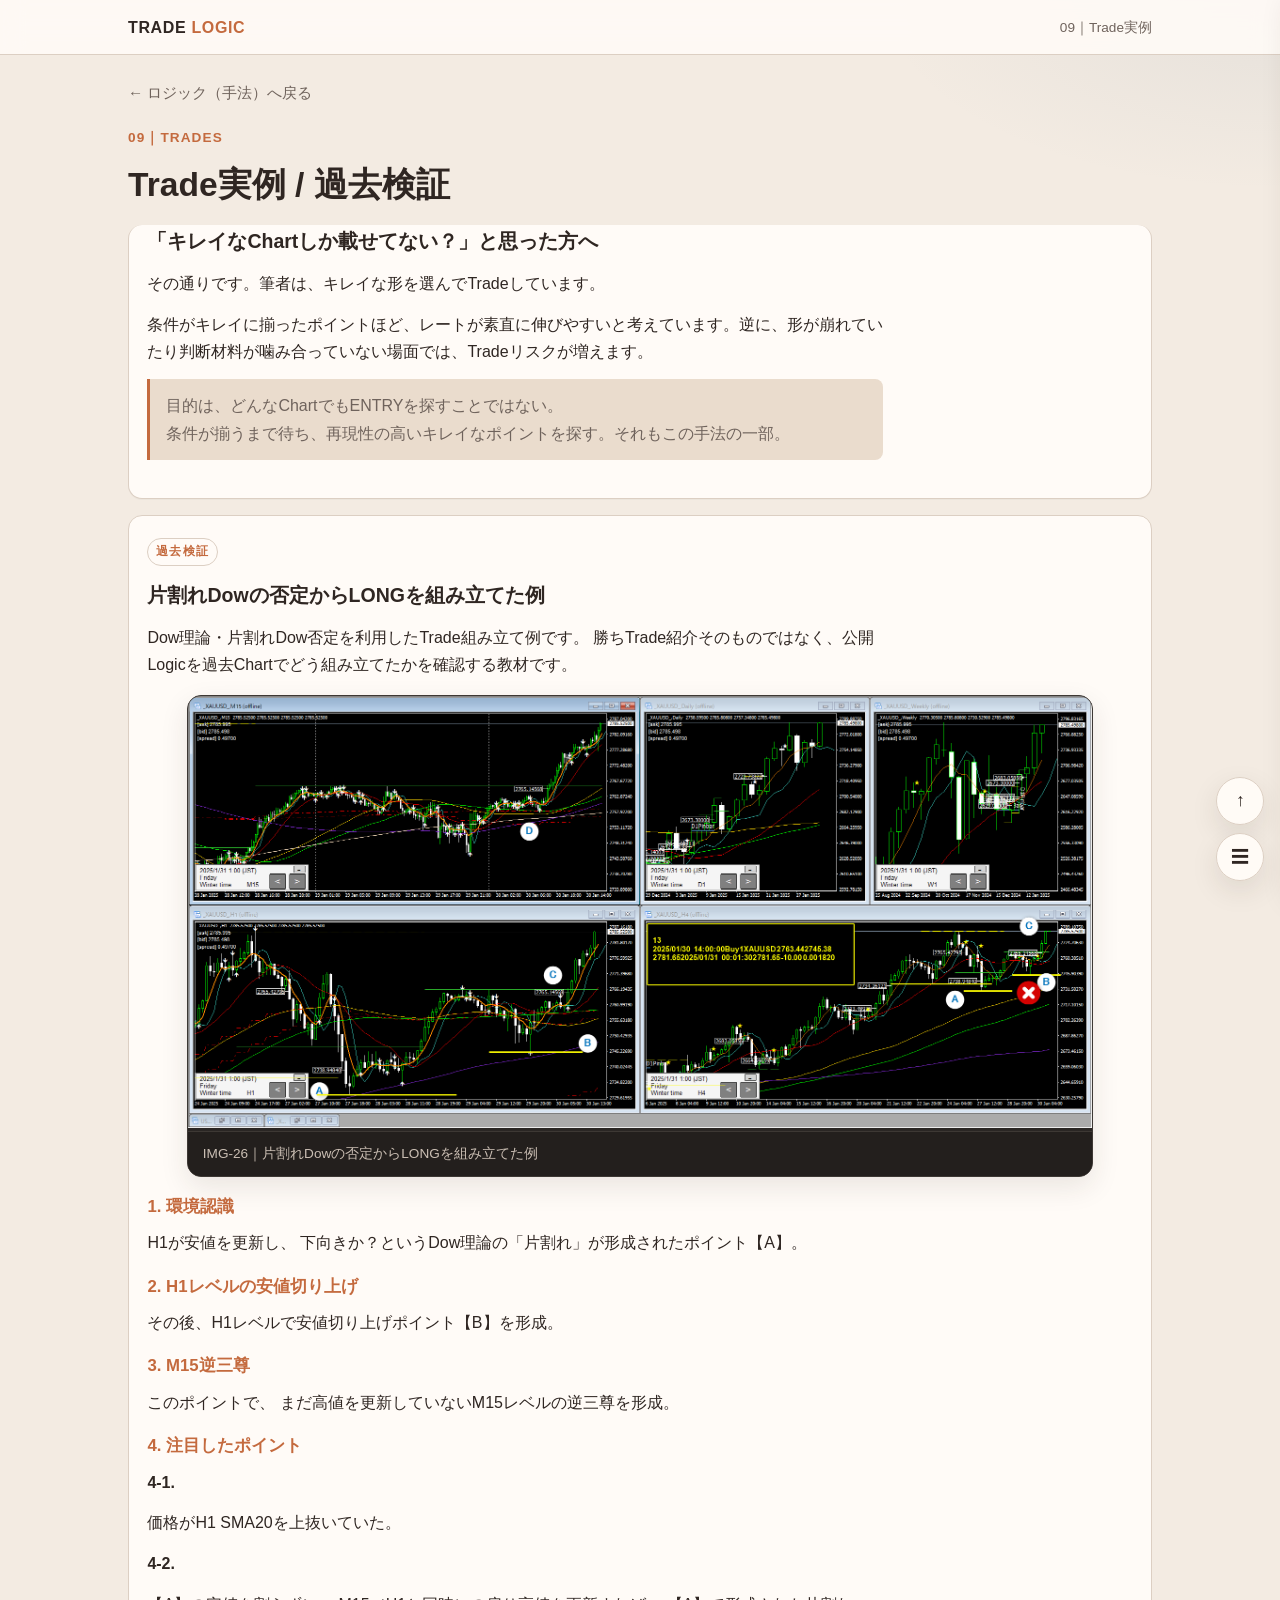
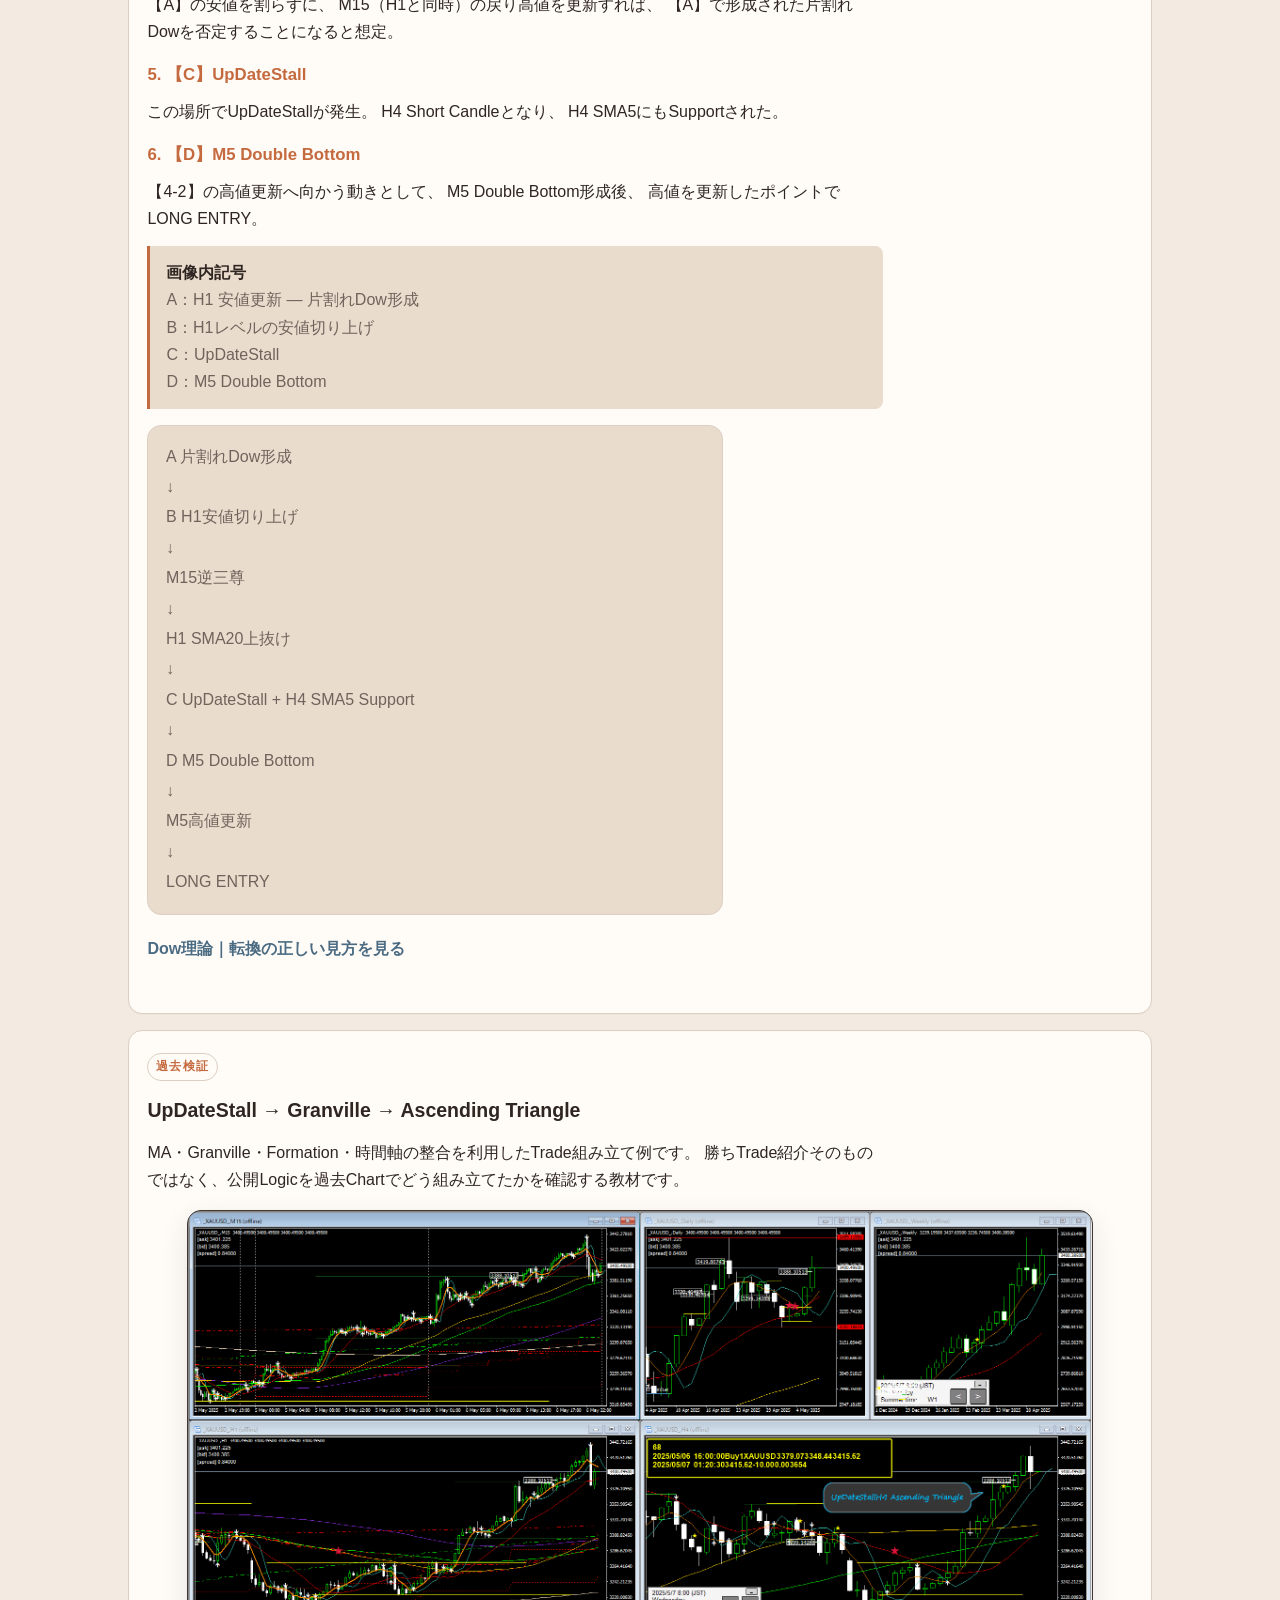
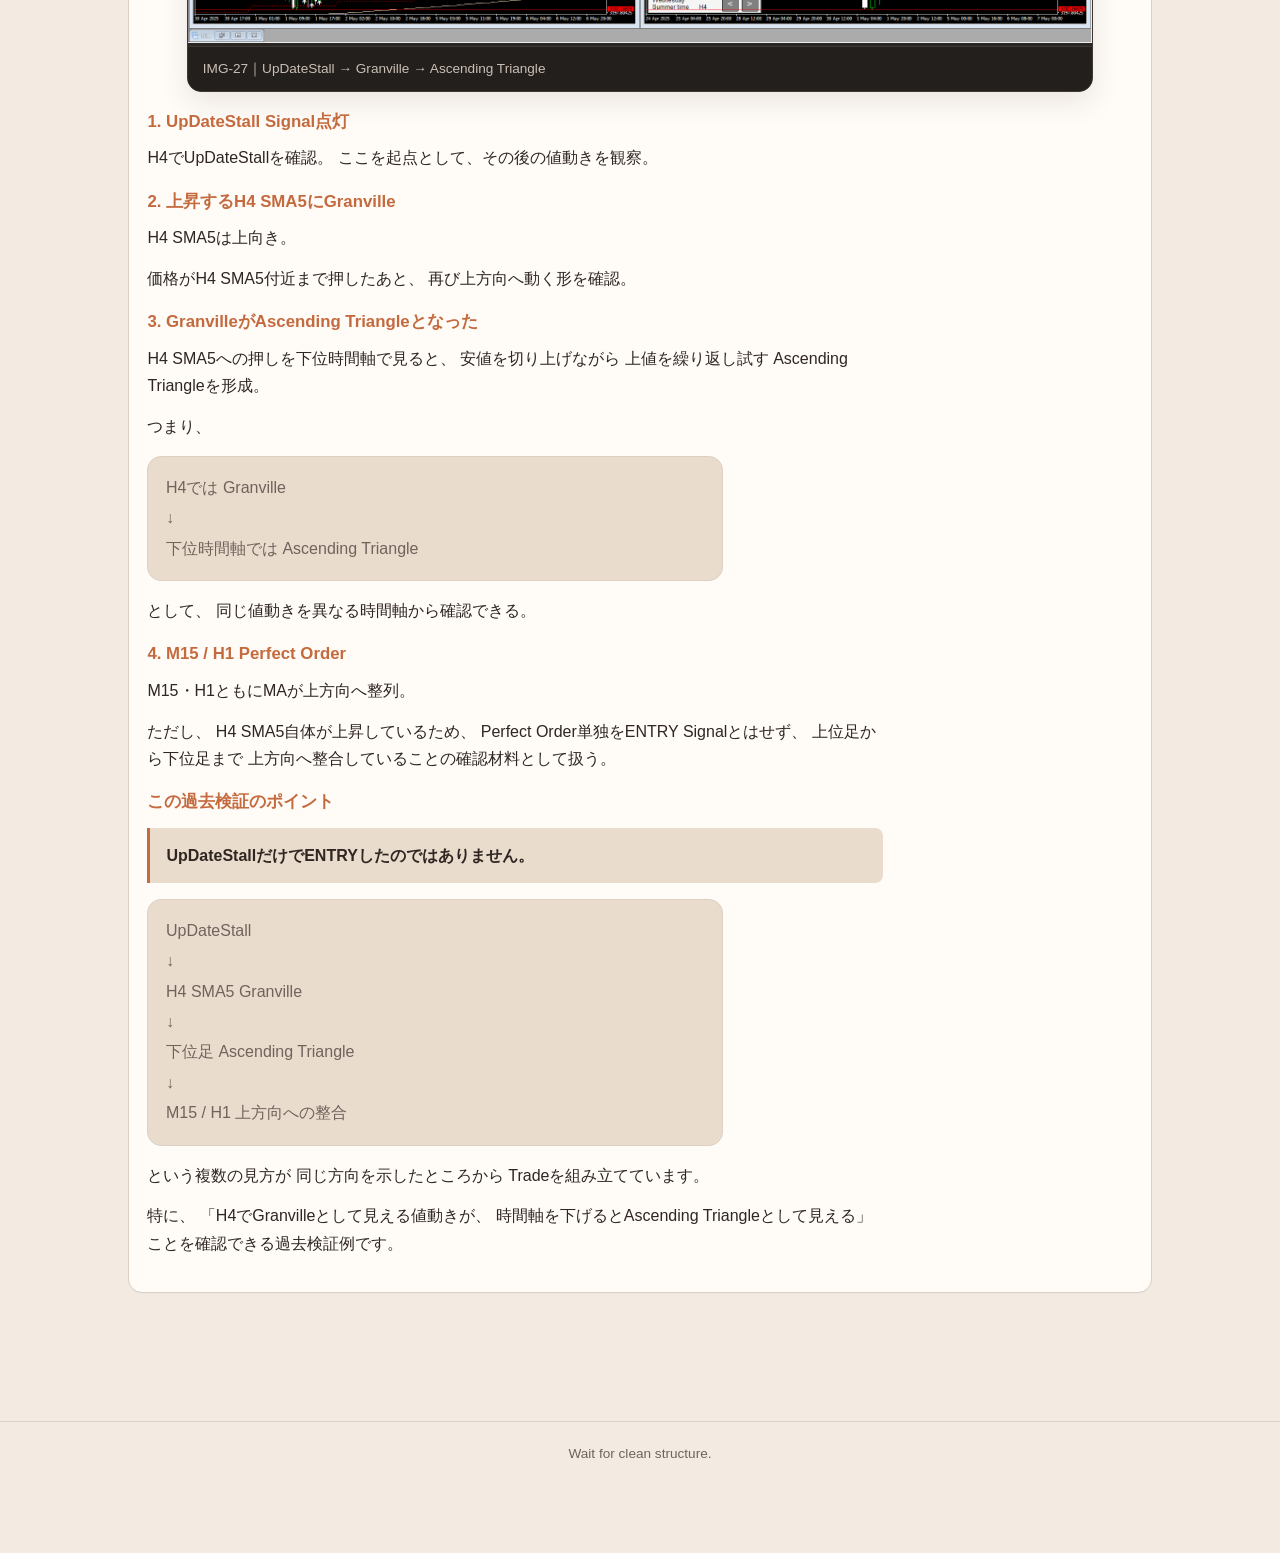
<file: trades/index.html>
<!DOCTYPE html>
<html lang="ja">
<head>
  <meta charset="UTF-8">
  <meta name="viewport" content="width=device-width, initial-scale=1">
  <title>09｜Trade実例 / 過去検証 | TRADE LOGIC</title>
  <link rel="stylesheet" href="../css/site.css">
</head>
<body data-page="trades">
  <header class="site-header">
    <div class="site-header-inner">
      <a class="brand" href="../">TRADE <span>LOGIC</span></a>
      <div class="header-note">09｜Trade実例</div>
    </div>
  </header>
  <main class="wrap">
    <a class="back-link" href="../logic/">← ロジック（手法）へ戻る</a>
    <p class="page-kicker">09｜Trades</p>
    <h1 class="page-title">Trade実例 / 過去検証</h1>

    <section class="block" style="border-top:0;padding-top:0">
      <h2>「キレイなChartしか載せてない？」と思った方へ</h2>
      <p>その通りです。筆者は、キレイな形を選んでTradeしています。</p>
      <p>条件がキレイに揃ったポイントほど、レートが素直に伸びやすいと考えています。逆に、形が崩れていたり判断材料が噛み合っていない場面では、Tradeリスクが増えます。</p>
      <div class="note">
        目的は、どんなChartでもENTRYを探すことではない。<br>
        条件が揃うまで待ち、再現性の高いキレイなポイントを探す。それもこの手法の一部。
      </div>
    </section>

    <section class="block" id="img-26">
      <p class="page-kicker"><span class="tag">過去検証</span></p>
      <h2>片割れDowの否定からLONGを組み立てた例</h2>
      <p>
        Dow理論・片割れDow否定を利用したTrade組み立て例です。
        勝ちTrade紹介そのものではなく、公開Logicを過去Chartでどう組み立てたかを確認する教材です。
      </p>

      <figure class="chart-card">
        <button type="button" class="chart-hit">
          <img data-img="IMG-26.png" alt="片割れDowの否定からLONGを組み立てた過去検証">
        </button>
        <figcaption class="chart-cap">IMG-26｜片割れDowの否定からLONGを組み立てた例</figcaption>
      </figure>

      <h3>1. 環境認識</h3>
      <p>
        H1が安値を更新し、
        下向きか？というDow理論の「片割れ」が形成されたポイント【A】。
      </p>

      <h3>2. H1レベルの安値切り上げ</h3>
      <p>
        その後、H1レベルで安値切り上げポイント【B】を形成。
      </p>

      <h3>3. M15逆三尊</h3>
      <p>
        このポイントで、
        まだ高値を更新していないM15レベルの逆三尊を形成。
      </p>

      <h3>4. 注目したポイント</h3>
      <p><strong>4-1.</strong></p>
      <p>価格がH1 SMA20を上抜いていた。</p>
      <p><strong>4-2.</strong></p>
      <p>
        【A】の安値を割らずに、
        M15（H1と同時）の戻り高値を更新すれば、
        【A】で形成された片割れDowを否定することになると想定。
      </p>

      <h3>5. 【C】UpDateStall</h3>
      <p>
        この場所でUpDateStallが発生。
        H4 Short Candleとなり、
        H4 SMA5にもSupportされた。
      </p>

      <h3>6. 【D】M5 Double Bottom</h3>
      <p>
        【4-2】の高値更新へ向かう動きとして、
        M5 Double Bottom形成後、
        高値を更新したポイントでLONG ENTRY。
      </p>

      <div class="note">
        <strong>画像内記号</strong><br>
        A：H1 安値更新 ― 片割れDow形成<br>
        B：H1レベルの安値切り上げ<br>
        C：UpDateStall<br>
        D：M5 Double Bottom
      </div>

      <div class="flow">
        A 片割れDow形成<br>
        ↓<br>
        B H1安値切り上げ<br>
        ↓<br>
        M15逆三尊<br>
        ↓<br>
        H1 SMA20上抜け<br>
        ↓<br>
        C UpDateStall + H4 SMA5 Support<br>
        ↓<br>
        D M5 Double Bottom<br>
        ↓<br>
        M5高値更新<br>
        ↓<br>
        LONG ENTRY
      </div>

      <p>
        <a class="detail-link" href="../dow/">Dow理論｜転換の正しい見方を見る</a>
      </p>
    </section>

    <section class="block" id="img-27">
      <p class="page-kicker"><span class="tag">過去検証</span></p>
      <h2>UpDateStall → Granville → Ascending Triangle</h2>
      <p>
        MA・Granville・Formation・時間軸の整合を利用したTrade組み立て例です。
        勝ちTrade紹介そのものではなく、公開Logicを過去Chartでどう組み立てたかを確認する教材です。
      </p>

      <figure class="chart-card">
        <button type="button" class="chart-hit">
          <img data-img="IMG-27.png" alt="UpDateStallからGranvilleとAscending Triangleへ組み立てた過去検証">
        </button>
        <figcaption class="chart-cap">IMG-27｜UpDateStall → Granville → Ascending Triangle</figcaption>
      </figure>

      <h3>1. UpDateStall Signal点灯</h3>
      <p>
        H4でUpDateStallを確認。
        ここを起点として、その後の値動きを観察。
      </p>

      <h3>2. 上昇するH4 SMA5にGranville</h3>
      <p>H4 SMA5は上向き。</p>
      <p>
        価格がH4 SMA5付近まで押したあと、
        再び上方向へ動く形を確認。
      </p>

      <h3>3. GranvilleがAscending Triangleとなった</h3>
      <p>
        H4 SMA5への押しを下位時間軸で見ると、
        安値を切り上げながら
        上値を繰り返し試す
        Ascending Triangleを形成。
      </p>
      <p>つまり、</p>
      <div class="flow">
        H4では Granville<br>
        ↓<br>
        下位時間軸では Ascending Triangle
      </div>
      <p>
        として、
        同じ値動きを異なる時間軸から確認できる。
      </p>

      <h3>4. M15 / H1 Perfect Order</h3>
      <p>M15・H1ともにMAが上方向へ整列。</p>
      <p>
        ただし、
        H4 SMA5自体が上昇しているため、
        Perfect Order単独をENTRY Signalとはせず、
        上位足から下位足まで
        上方向へ整合していることの確認材料として扱う。
      </p>

      <h3>この過去検証のポイント</h3>
      <div class="note">
        <strong>UpDateStallだけでENTRYしたのではありません。</strong>
      </div>
      <div class="flow">
        UpDateStall<br>
        ↓<br>
        H4 SMA5 Granville<br>
        ↓<br>
        下位足 Ascending Triangle<br>
        ↓<br>
        M15 / H1 上方向への整合
      </div>
      <p>
        という複数の見方が
        同じ方向を示したところから
        Tradeを組み立てています。
      </p>
      <p>
        特に、
        「H4でGranvilleとして見える値動きが、
        時間軸を下げるとAscending Triangleとして見える」
        ことを確認できる過去検証例です。
      </p>
    </section>
  </main>
  <footer class="site-footer">Wait for clean structure.</footer>
  <script src="../js/site.js"></script>
</body>
</html>
</file>
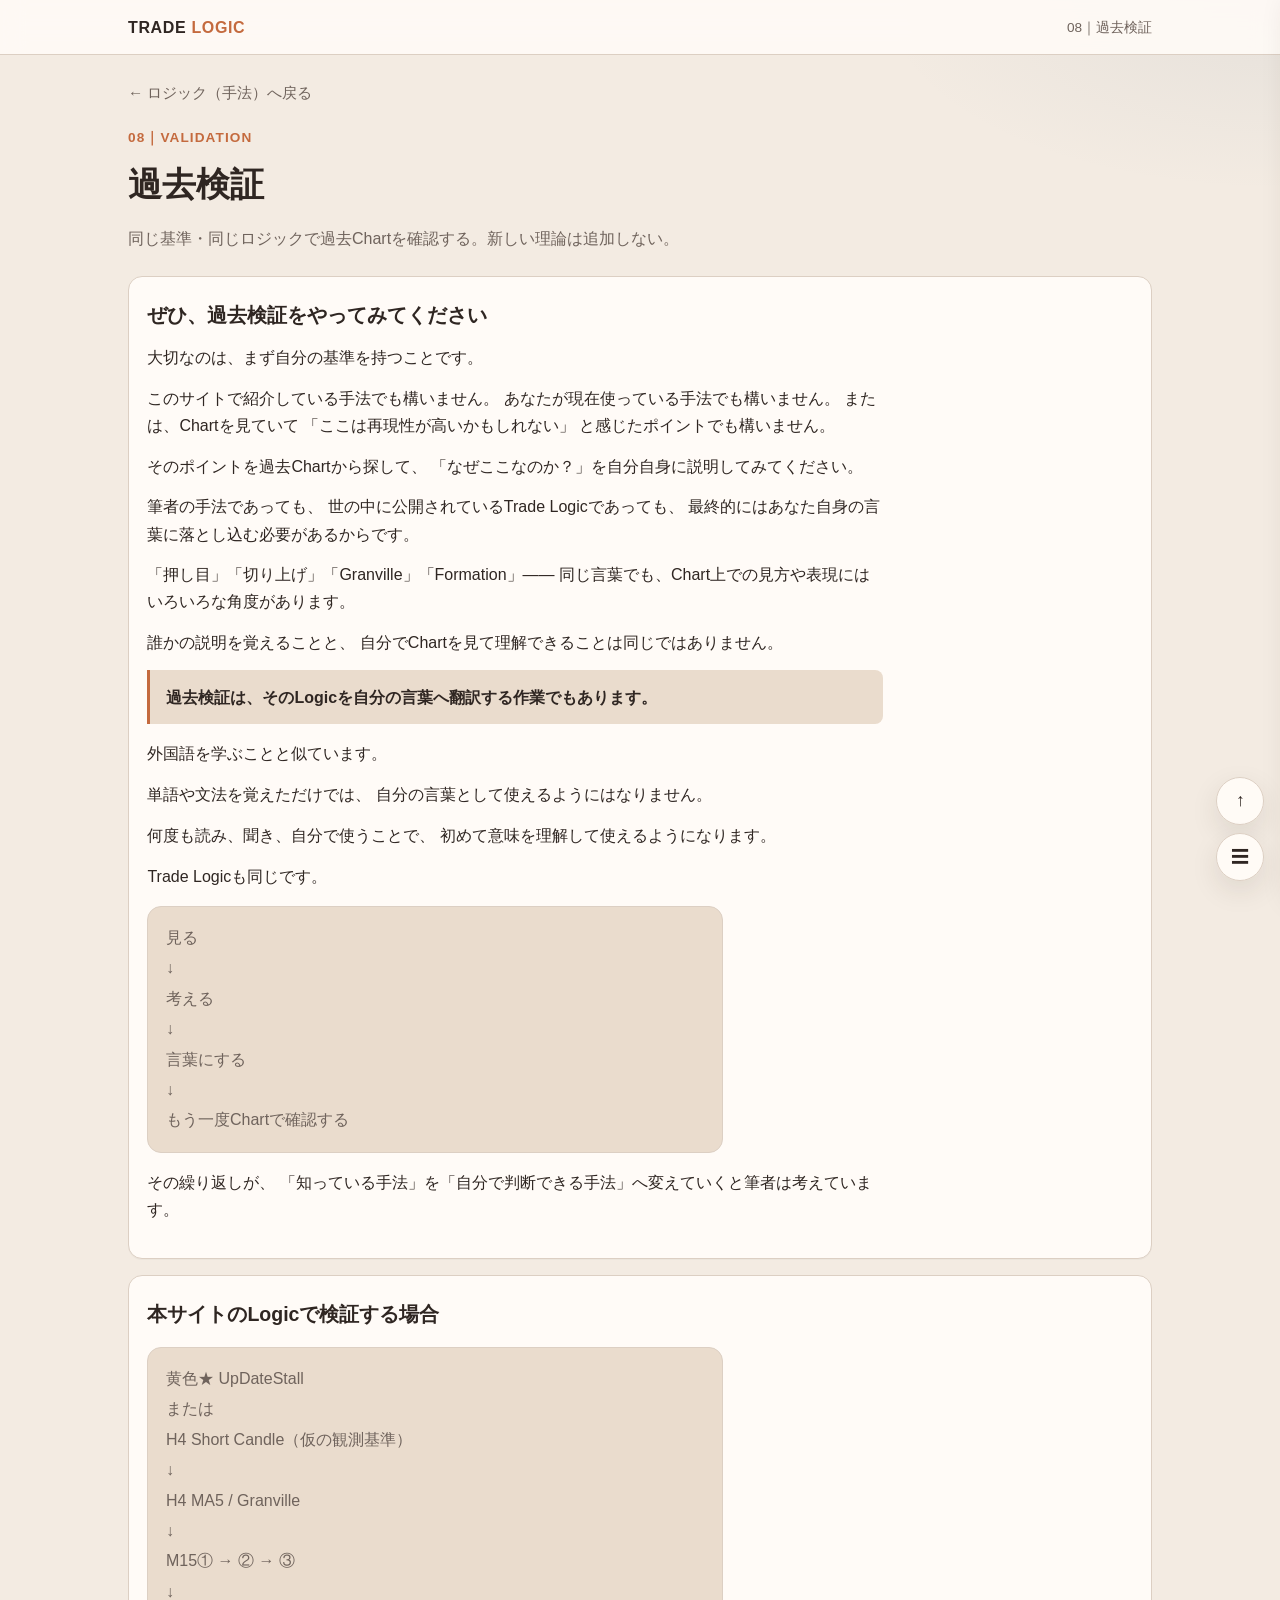
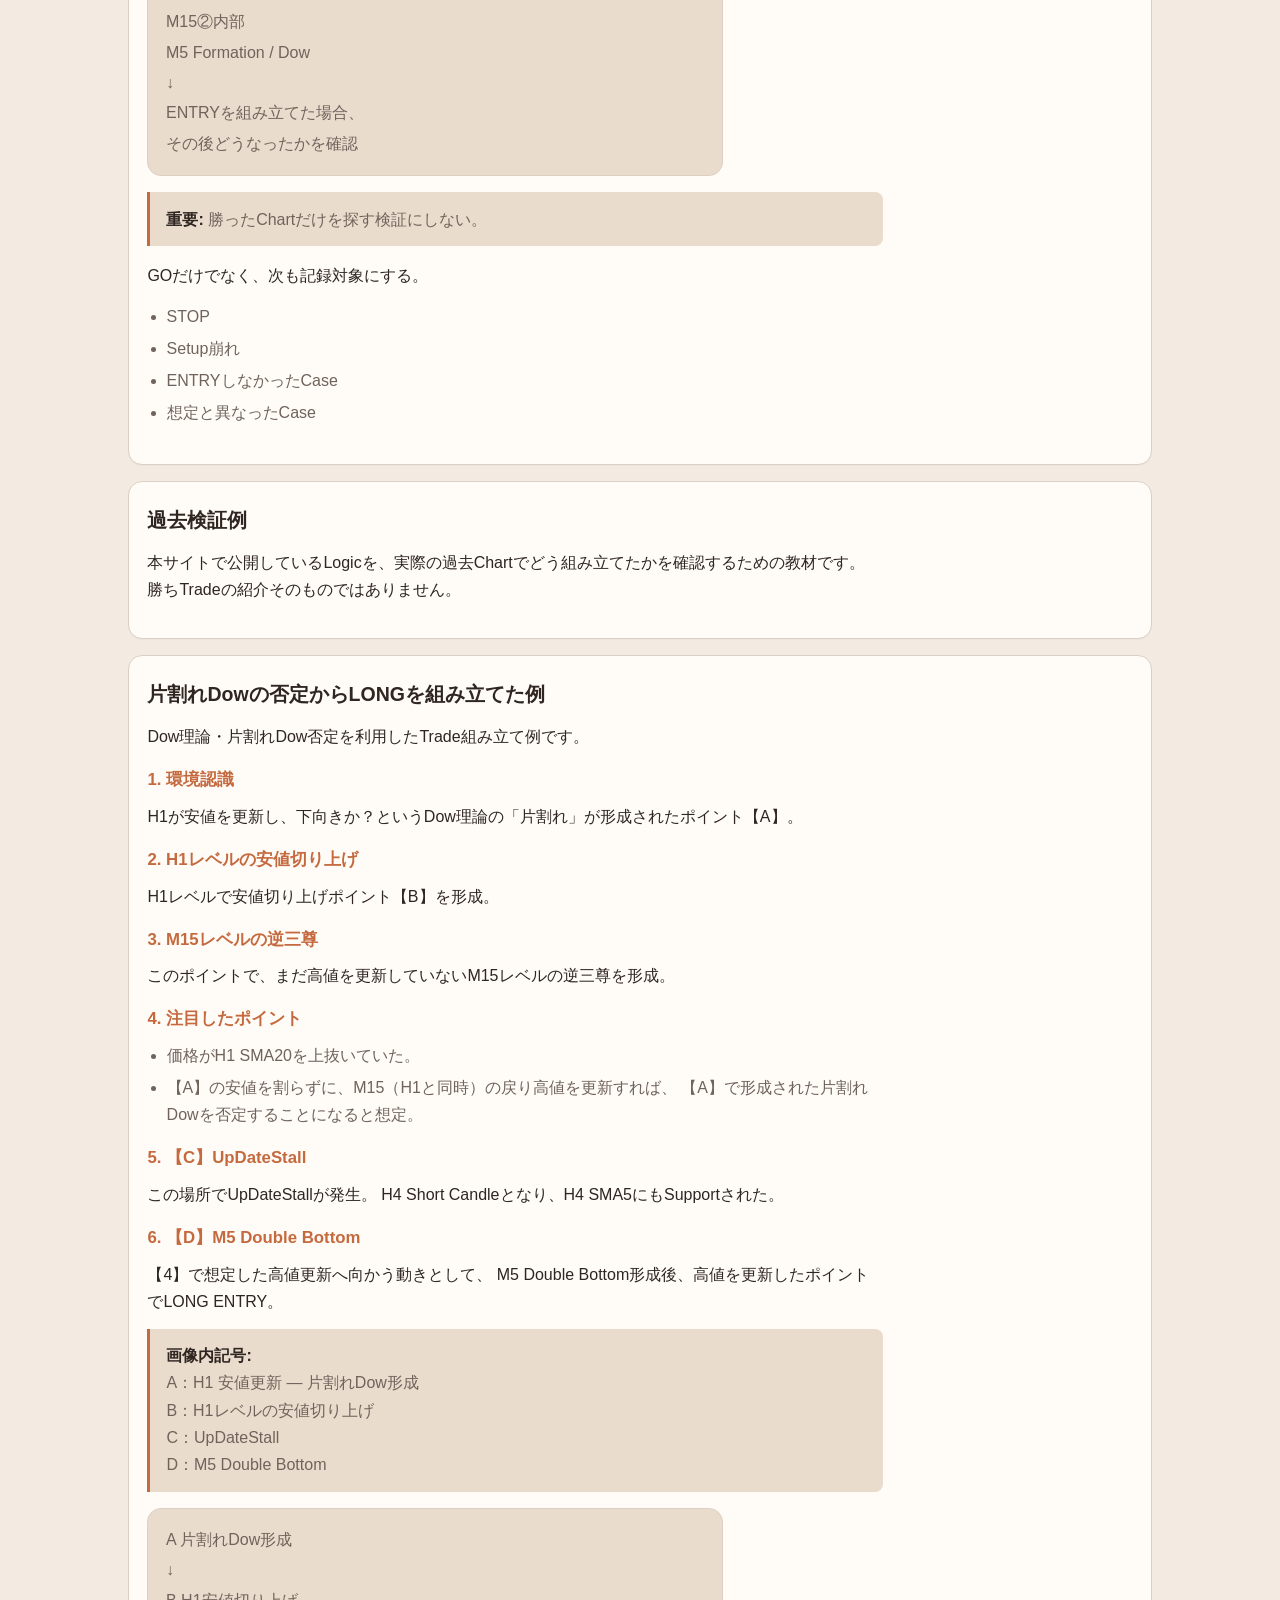
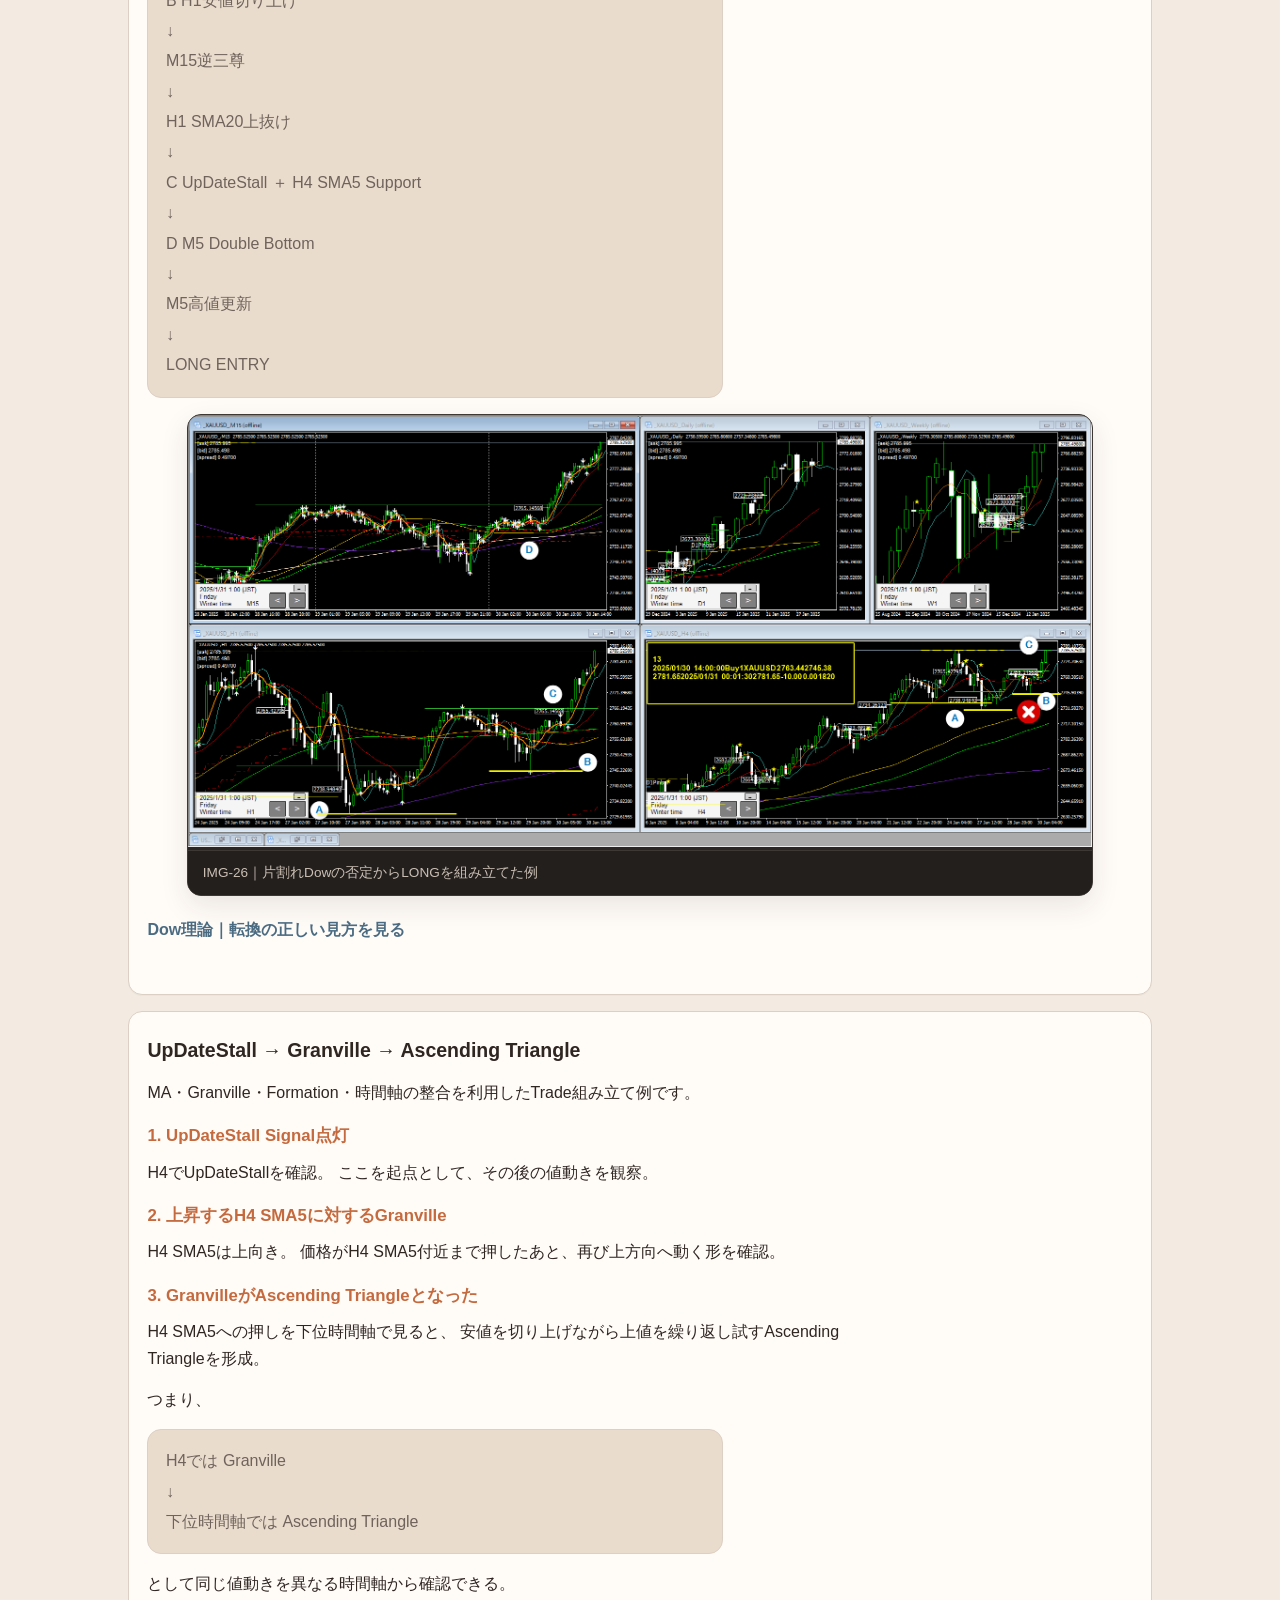
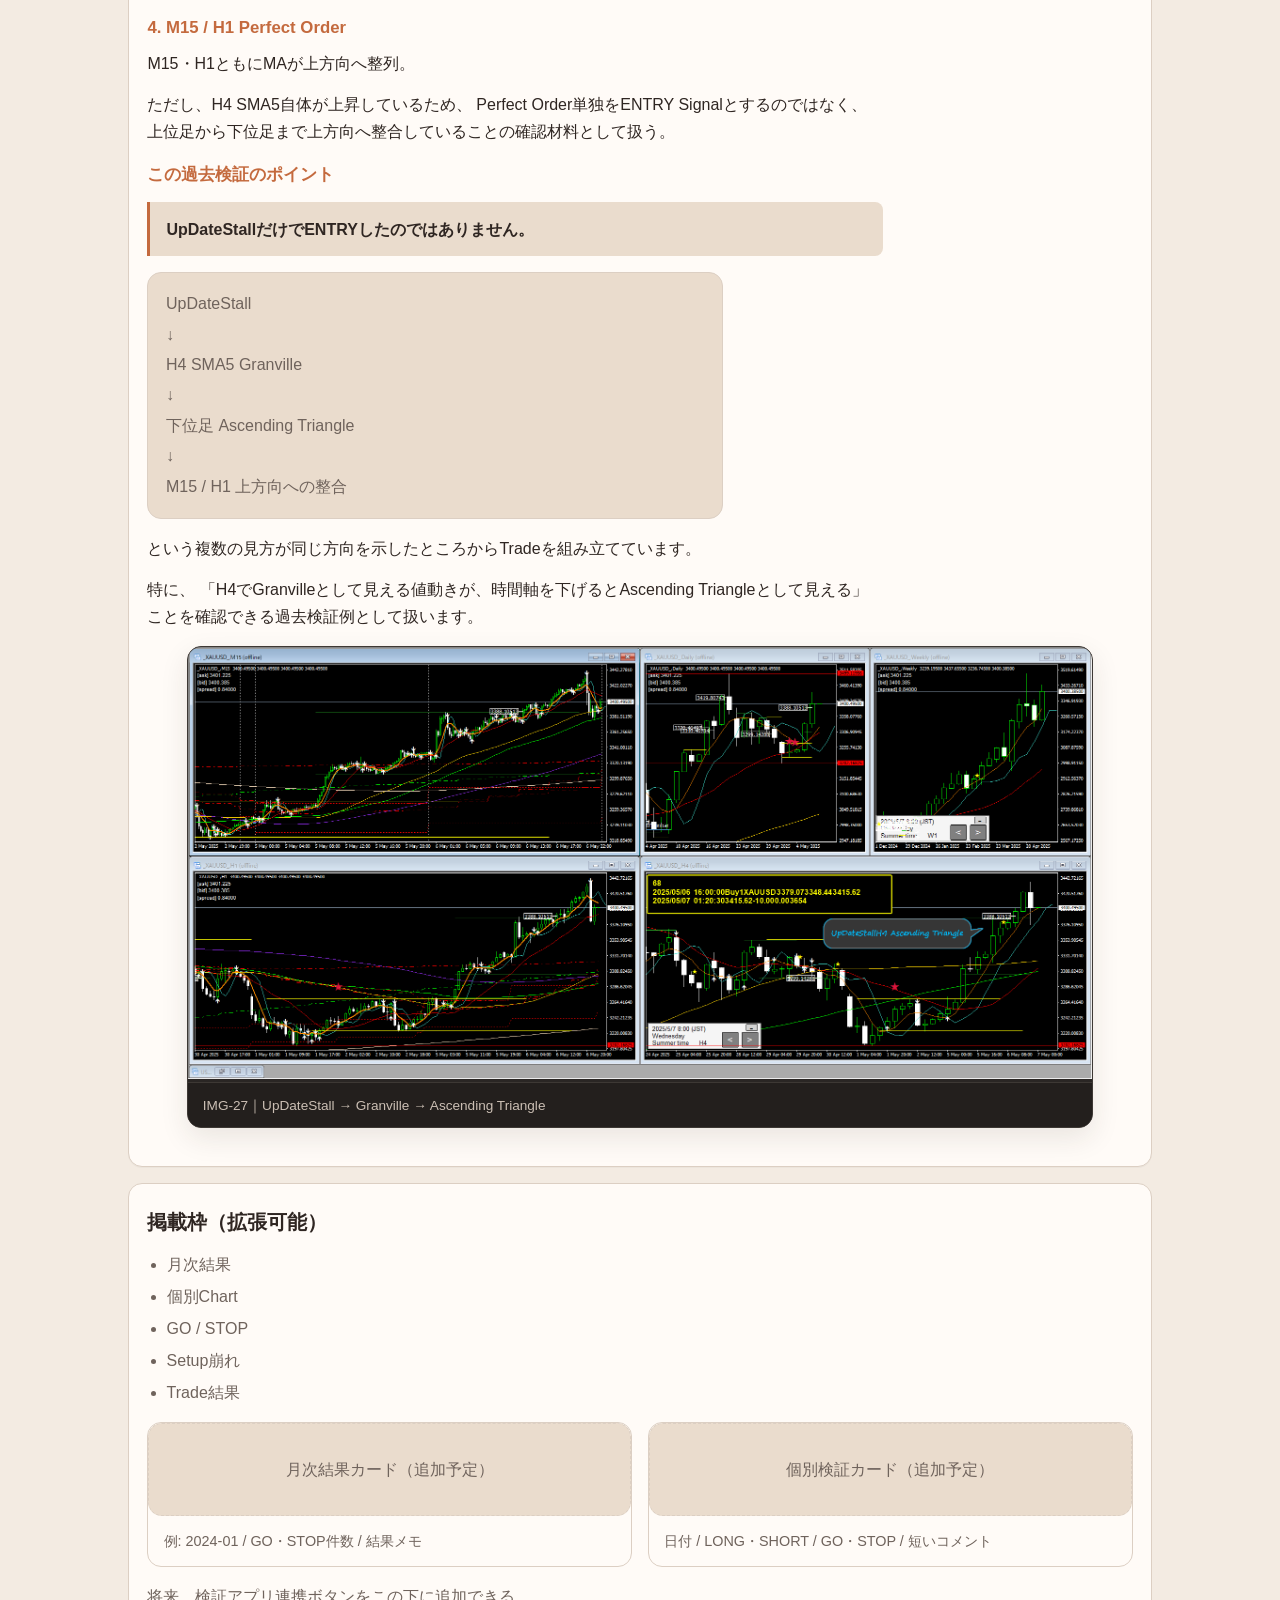
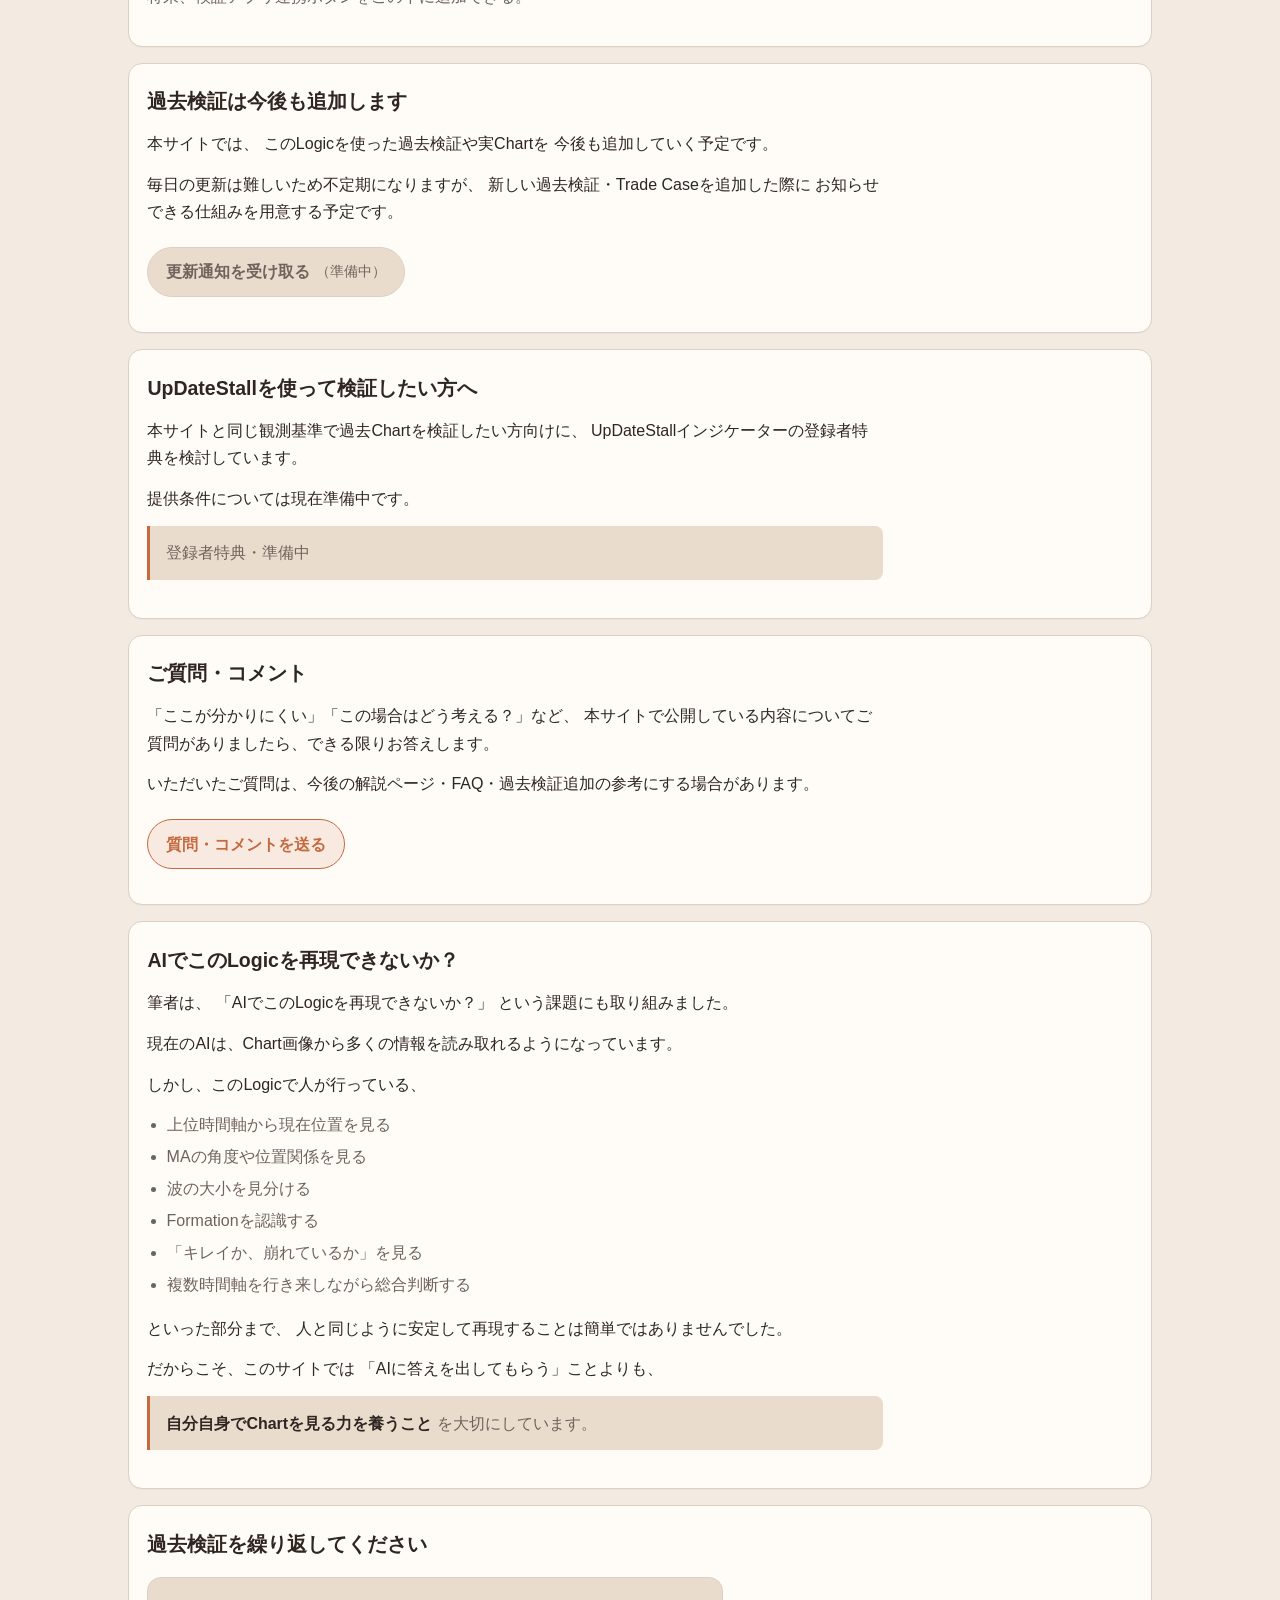
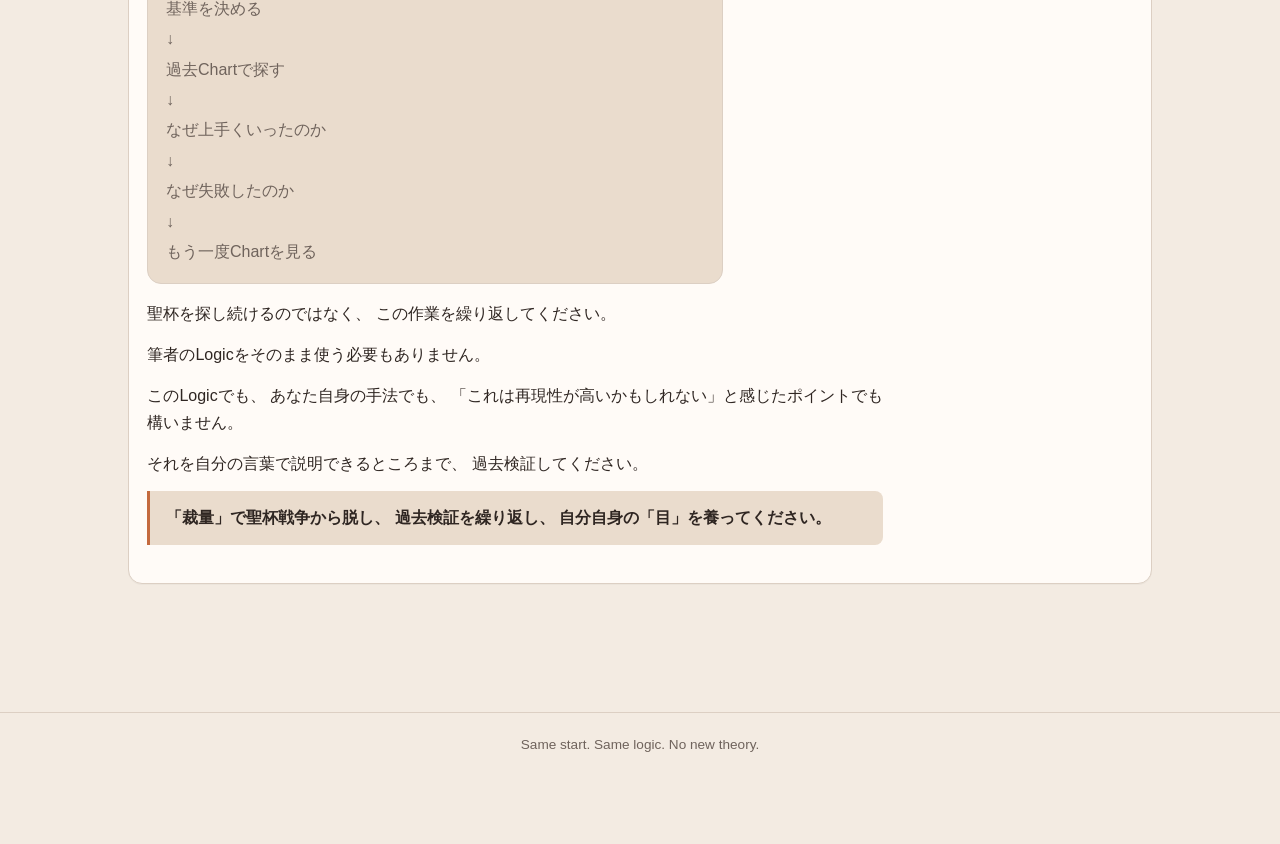
<file: validation/index.html>
<!DOCTYPE html>
<html lang="ja">
<head>
  <meta charset="UTF-8">
  <meta name="viewport" content="width=device-width, initial-scale=1">
  <title>08｜過去検証 | TRADE LOGIC</title>
  <link rel="stylesheet" href="../css/site.css">
</head>
<body data-page="validation">
  <header class="site-header">
    <div class="site-header-inner">
      <a class="brand" href="../">TRADE <span>LOGIC</span></a>
      <div class="header-note">08｜過去検証</div>
    </div>
  </header>
  <main class="wrap">
    <a class="back-link" href="../logic/">← ロジック（手法）へ戻る</a>
    <p class="page-kicker">08｜Validation</p>
    <h1 class="page-title">過去検証</h1>
    <p class="page-intro">同じ基準・同じロジックで過去Chartを確認する。新しい理論は追加しない。</p>

    <section class="block" id="try-validation">
      <h2>ぜひ、過去検証をやってみてください</h2>
      <p>大切なのは、まず自分の基準を持つことです。</p>
      <p>
        このサイトで紹介している手法でも構いません。
        あなたが現在使っている手法でも構いません。
        または、Chartを見ていて
        「ここは再現性が高いかもしれない」
        と感じたポイントでも構いません。
      </p>
      <p>
        そのポイントを過去Chartから探して、
        「なぜここなのか？」を自分自身に説明してみてください。
      </p>
      <p>
        筆者の手法であっても、
        世の中に公開されているTrade Logicであっても、
        最終的にはあなた自身の言葉に落とし込む必要があるからです。
      </p>
      <p>
        「押し目」「切り上げ」「Granville」「Formation」——
        同じ言葉でも、Chart上での見方や表現にはいろいろな角度があります。
      </p>
      <p>
        誰かの説明を覚えることと、
        自分でChartを見て理解できることは同じではありません。
      </p>
      <div class="note">
        <strong>過去検証は、そのLogicを自分の言葉へ翻訳する作業でもあります。</strong>
      </div>
      <p>外国語を学ぶことと似ています。</p>
      <p>
        単語や文法を覚えただけでは、
        自分の言葉として使えるようにはなりません。
      </p>
      <p>
        何度も読み、聞き、自分で使うことで、
        初めて意味を理解して使えるようになります。
      </p>
      <p>Trade Logicも同じです。</p>
      <div class="flow">
        見る<br>↓<br>考える<br>↓<br>言葉にする<br>↓<br>もう一度Chartで確認する
      </div>
      <p>
        その繰り返しが、
        「知っている手法」を「自分で判断できる手法」へ変えていくと筆者は考えています。
      </p>
    </section>

    <section class="block" id="validation-start-guide">
      <h2>本サイトのLogicで検証する場合</h2>
      <div class="flow">
        黄色★ UpDateStall<br>
        または<br>
        H4 Short Candle（仮の観測基準）<br>
        ↓<br>
        H4 MA5 / Granville<br>
        ↓<br>
        M15① → ② → ③<br>
        ↓<br>
        M15②内部<br>
        M5 Formation / Dow<br>
        ↓<br>
        ENTRYを組み立てた場合、<br>
        その後どうなったかを確認
      </div>
      <div class="note">
        <strong>重要:</strong> 勝ったChartだけを探す検証にしない。
      </div>
      <p>GOだけでなく、次も記録対象にする。</p>
      <ul>
        <li>STOP</li>
        <li>Setup崩れ</li>
        <li>ENTRYしなかったCase</li>
        <li>想定と異なったCase</li>
      </ul>
    </section>

    <section class="block" id="validation-cases">
      <h2>過去検証例</h2>
      <p>
        本サイトで公開しているLogicを、実際の過去Chartでどう組み立てたかを確認するための教材です。
        勝ちTradeの紹介そのものではありません。
      </p>
    </section>

    <section class="block" id="case-img-26">
      <h2>片割れDowの否定からLONGを組み立てた例</h2>
      <p>
        Dow理論・片割れDow否定を利用したTrade組み立て例です。
      </p>

      <h3>1. 環境認識</h3>
      <p>
        H1が安値を更新し、下向きか？というDow理論の「片割れ」が形成されたポイント【A】。
      </p>

      <h3>2. H1レベルの安値切り上げ</h3>
      <p>
        H1レベルで安値切り上げポイント【B】を形成。
      </p>

      <h3>3. M15レベルの逆三尊</h3>
      <p>
        このポイントで、まだ高値を更新していないM15レベルの逆三尊を形成。
      </p>

      <h3>4. 注目したポイント</h3>
      <ul>
        <li>価格がH1 SMA20を上抜いていた。</li>
        <li>
          【A】の安値を割らずに、M15（H1と同時）の戻り高値を更新すれば、
          【A】で形成された片割れDowを否定することになると想定。
        </li>
      </ul>

      <h3>5. 【C】UpDateStall</h3>
      <p>
        この場所でUpDateStallが発生。
        H4 Short Candleとなり、H4 SMA5にもSupportされた。
      </p>

      <h3>6. 【D】M5 Double Bottom</h3>
      <p>
        【4】で想定した高値更新へ向かう動きとして、
        M5 Double Bottom形成後、高値を更新したポイントでLONG ENTRY。
      </p>

      <div class="note">
        <strong>画像内記号:</strong><br>
        A：H1 安値更新 ― 片割れDow形成<br>
        B：H1レベルの安値切り上げ<br>
        C：UpDateStall<br>
        D：M5 Double Bottom
      </div>

      <div class="flow">
        A 片割れDow形成<br>
        ↓<br>
        B H1安値切り上げ<br>
        ↓<br>
        M15逆三尊<br>
        ↓<br>
        H1 SMA20上抜け<br>
        ↓<br>
        C UpDateStall ＋ H4 SMA5 Support<br>
        ↓<br>
        D M5 Double Bottom<br>
        ↓<br>
        M5高値更新<br>
        ↓<br>
        LONG ENTRY
      </div>

      <figure class="chart-card">
        <button type="button" class="chart-hit">
          <img data-img="IMG-26.png" alt="片割れDowの否定からLONGを組み立てた過去検証">
        </button>
        <figcaption class="chart-cap">IMG-26｜片割れDowの否定からLONGを組み立てた例</figcaption>
      </figure>

      <p>
        <a class="detail-link" href="../dow/#partial-dow-case">Dow理論｜転換の正しい見方を見る</a>
      </p>
    </section>

    <section class="block" id="case-img-27">
      <h2>UpDateStall → Granville → Ascending Triangle</h2>
      <p>
        MA・Granville・Formation・時間軸の整合を利用したTrade組み立て例です。
      </p>

      <h3>1. UpDateStall Signal点灯</h3>
      <p>
        H4でUpDateStallを確認。
        ここを起点として、その後の値動きを観察。
      </p>

      <h3>2. 上昇するH4 SMA5に対するGranville</h3>
      <p>
        H4 SMA5は上向き。
        価格がH4 SMA5付近まで押したあと、再び上方向へ動く形を確認。
      </p>

      <h3>3. GranvilleがAscending Triangleとなった</h3>
      <p>
        H4 SMA5への押しを下位時間軸で見ると、
        安値を切り上げながら上値を繰り返し試すAscending Triangleを形成。
      </p>
      <p>つまり、</p>
      <div class="flow">
        H4では Granville<br>
        ↓<br>
        下位時間軸では Ascending Triangle
      </div>
      <p>
        として同じ値動きを異なる時間軸から確認できる。
      </p>

      <h3>4. M15 / H1 Perfect Order</h3>
      <p>
        M15・H1ともにMAが上方向へ整列。
      </p>
      <p>
        ただし、H4 SMA5自体が上昇しているため、
        Perfect Order単独をENTRY Signalとするのではなく、
        上位足から下位足まで上方向へ整合していることの確認材料として扱う。
      </p>

      <h3>この過去検証のポイント</h3>
      <div class="note">
        <strong>UpDateStallだけでENTRYしたのではありません。</strong>
      </div>
      <div class="flow">
        UpDateStall<br>
        ↓<br>
        H4 SMA5 Granville<br>
        ↓<br>
        下位足 Ascending Triangle<br>
        ↓<br>
        M15 / H1 上方向への整合
      </div>
      <p>
        という複数の見方が同じ方向を示したところからTradeを組み立てています。
      </p>
      <p>
        特に、
        「H4でGranvilleとして見える値動きが、時間軸を下げるとAscending Triangleとして見える」
        ことを確認できる過去検証例として扱います。
      </p>

      <figure class="chart-card">
        <button type="button" class="chart-hit">
          <img data-img="IMG-27.png" alt="UpDateStallからGranvilleとAscending Triangleへ組み立てた過去検証">
        </button>
        <figcaption class="chart-cap">IMG-27｜UpDateStall → Granville → Ascending Triangle</figcaption>
      </figure>
    </section>

    <section class="block">
      <h2>掲載枠（拡張可能）</h2>
      <ul>
        <li>月次結果</li>
        <li>個別Chart</li>
        <li>GO / STOP</li>
        <li>Setup崩れ</li>
        <li>Trade結果</li>
      </ul>
      <div class="card-grid" id="validation-list">
        <article class="trade-card">
          <div class="missing">月次結果カード（追加予定）</div>
          <div class="trade-meta">例: 2024-01 / GO・STOP件数 / 結果メモ</div>
        </article>
        <article class="trade-card">
          <div class="missing">個別検証カード（追加予定）</div>
          <div class="trade-meta">日付 / LONG・SHORT / GO・STOP / 短いコメント</div>
        </article>
      </div>
      <p class="page-intro" style="margin-top:1rem">将来、検証アプリ連携ボタンをこの下に追加できる。</p>
    </section>

    <section class="block" id="validation-updates">
      <h2>過去検証は今後も追加します</h2>
      <p>
        本サイトでは、
        このLogicを使った過去検証や実Chartを
        今後も追加していく予定です。
      </p>
      <p>
        毎日の更新は難しいため不定期になりますが、
        新しい過去検証・Trade Caseを追加した際に
        お知らせできる仕組みを用意する予定です。
      </p>
      <p>
        <a class="cta-btn" data-newsletter="UNSET">更新通知を受け取る</a>
      </p>
    </section>

    <section class="block" id="updatestall-benefit">
      <h2>UpDateStallを使って検証したい方へ</h2>
      <p>
        本サイトと同じ観測基準で過去Chartを検証したい方向けに、
        UpDateStallインジケーターの登録者特典を検討しています。
      </p>
      <p>提供条件については現在準備中です。</p>
      <div class="note">登録者特典・準備中</div>
    </section>

    <section class="block" id="questions">
      <h2>ご質問・コメント</h2>
      <p>
        「ここが分かりにくい」「この場合はどう考える？」など、
        本サイトで公開している内容についてご質問がありましたら、できる限りお答えします。
      </p>
      <p>
        いただいたご質問は、今後の解説ページ・FAQ・過去検証追加の参考にする場合があります。
      </p>
      <p>
        <a class="cta-btn" href="../questions/">質問・コメントを送る</a>
      </p>
    </section>

    <section class="block" id="ai-logic-challenge">
      <h2>AIでこのLogicを再現できないか？</h2>
      <p>
        筆者は、
        「AIでこのLogicを再現できないか？」
        という課題にも取り組みました。
      </p>
      <p>
        現在のAIは、Chart画像から多くの情報を読み取れるようになっています。
      </p>
      <p>
        しかし、このLogicで人が行っている、
      </p>
      <ul>
        <li>上位時間軸から現在位置を見る</li>
        <li>MAの角度や位置関係を見る</li>
        <li>波の大小を見分ける</li>
        <li>Formationを認識する</li>
        <li>「キレイか、崩れているか」を見る</li>
        <li>複数時間軸を行き来しながら総合判断する</li>
      </ul>
      <p>
        といった部分まで、
        人と同じように安定して再現することは簡単ではありませんでした。
      </p>
      <p>
        だからこそ、このサイトでは
        「AIに答えを出してもらう」ことよりも、
      </p>
      <div class="note">
        <strong>自分自身でChartを見る力を養うこと</strong>
        を大切にしています。
      </div>
    </section>

    <section class="block" id="repeat-validation">
      <h2>過去検証を繰り返してください</h2>
      <div class="flow">
        基準を決める<br>
        ↓<br>
        過去Chartで探す<br>
        ↓<br>
        なぜ上手くいったのか<br>
        ↓<br>
        なぜ失敗したのか<br>
        ↓<br>
        もう一度Chartを見る
      </div>
      <p>
        聖杯を探し続けるのではなく、
        この作業を繰り返してください。
      </p>
      <p>
        筆者のLogicをそのまま使う必要もありません。
      </p>
      <p>
        このLogicでも、
        あなた自身の手法でも、
        「これは再現性が高いかもしれない」と感じたポイントでも構いません。
      </p>
      <p>
        それを自分の言葉で説明できるところまで、
        過去検証してください。
      </p>
      <div class="note">
        <strong>
          「裁量」で聖杯戦争から脱し、
          過去検証を繰り返し、
          自分自身の「目」を養ってください。
        </strong>
      </div>
    </section>
  </main>
  <footer class="site-footer">Same start. Same logic. No new theory.</footer>
  <script src="../js/site.js"></script>
</body>
</html>
</file>
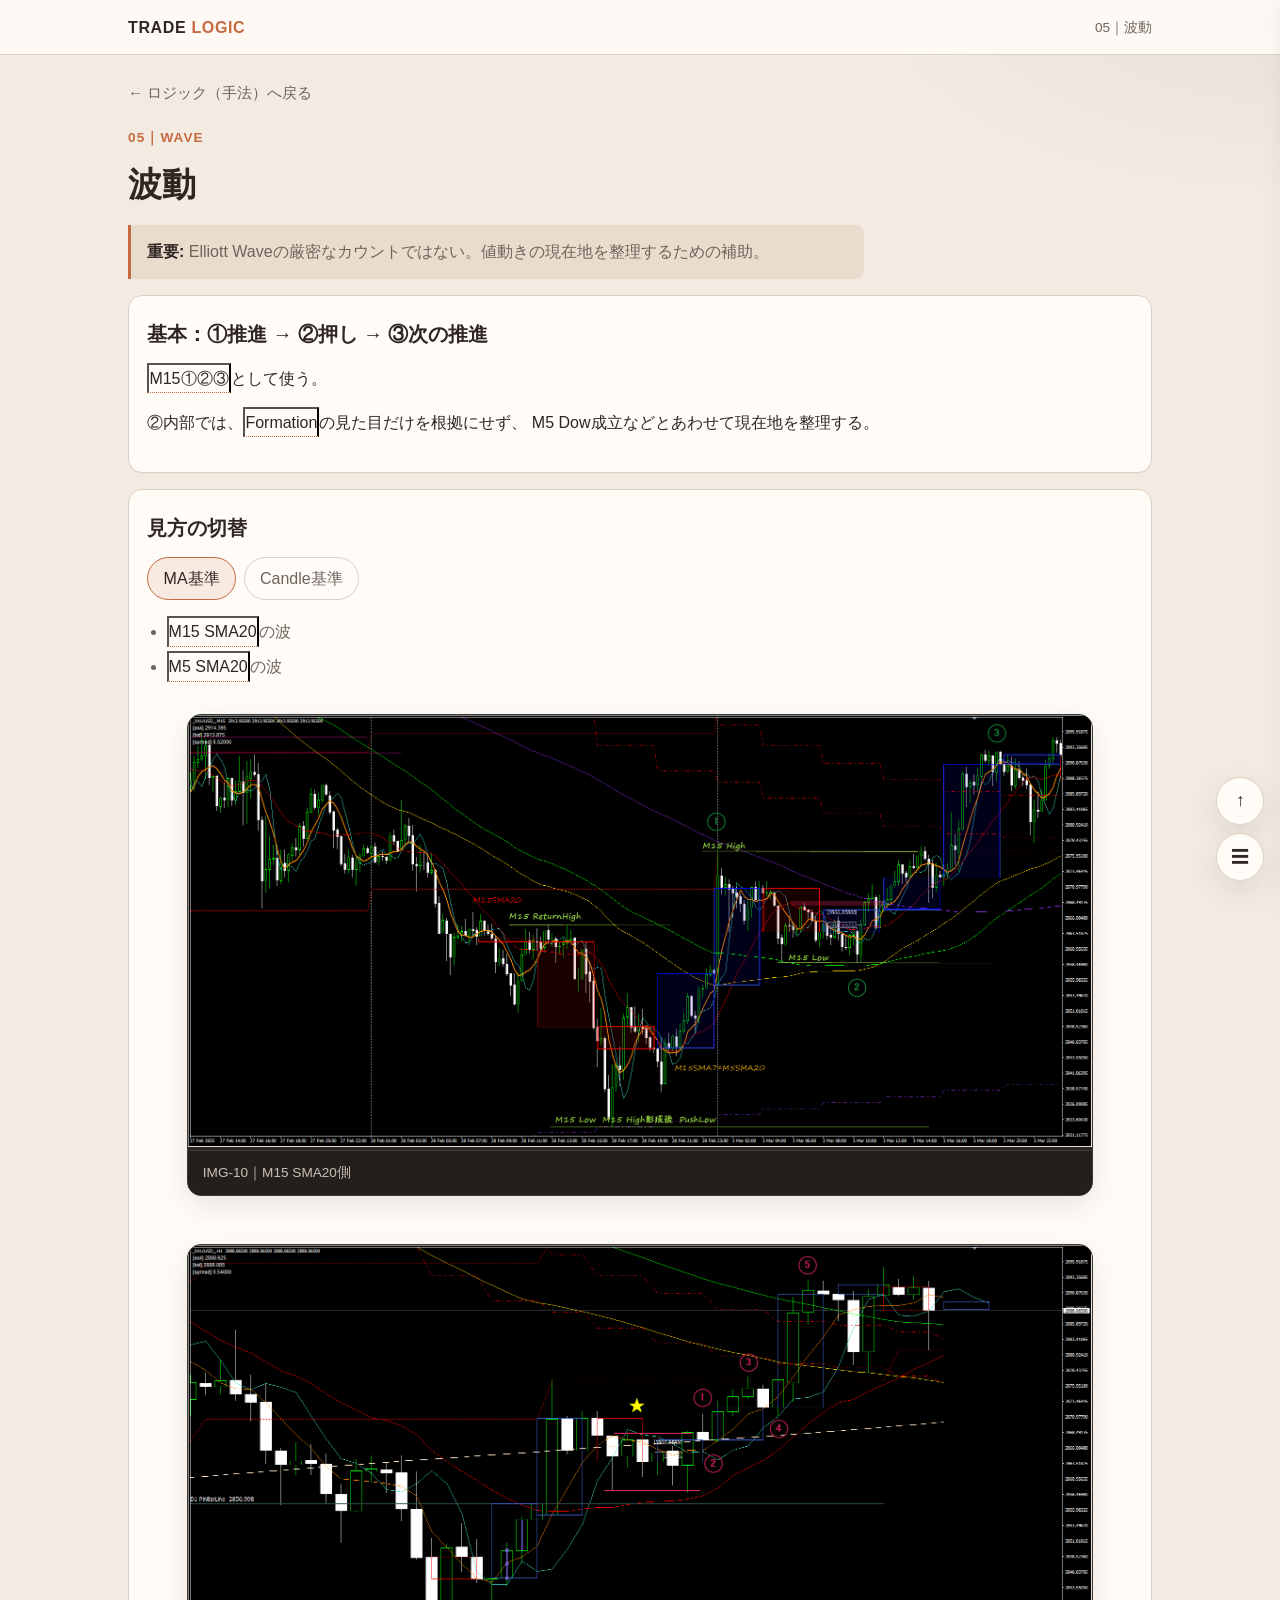
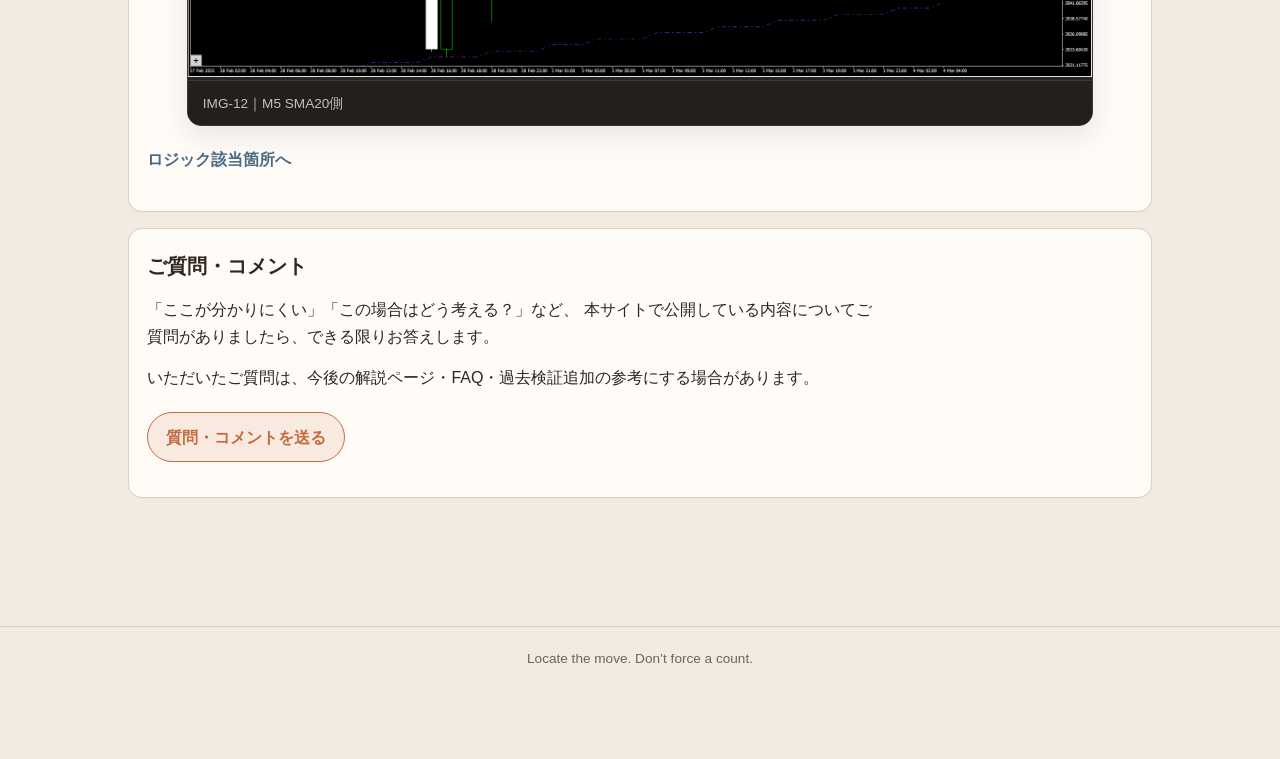
<file: wave/index.html>
<!DOCTYPE html>
<html lang="ja">
<head>
  <meta charset="UTF-8">
  <meta name="viewport" content="width=device-width, initial-scale=1">
  <title>05｜波動 | TRADE LOGIC</title>
  <link rel="stylesheet" href="../css/site.css">
</head>
<body data-page="wave">
  <header class="site-header">
    <div class="site-header-inner">
      <a class="brand" href="../">TRADE <span>LOGIC</span></a>
      <div class="header-note">05｜波動</div>
    </div>
  </header>
  <main class="wrap">
    <a class="back-link" href="../logic/">← ロジック（手法）へ戻る</a>
    <p class="page-kicker">05｜Wave</p>
    <h1 class="page-title">波動</h1>
    <div class="note">
      <strong>重要:</strong> Elliott Waveの厳密なカウントではない。値動きの現在地を整理するための補助。
    </div>

    <section class="block">
      <h2>基本：①推進 → ②押し → ③次の推進</h2>
      <p><button type="button" class="term" data-term="M15①②③">M15①②③</button>として使う。</p>
      <p>
        ②内部では、<button type="button" class="term" data-term="Formation">Formation</button>の見た目だけを根拠にせず、
        M5 Dow成立などとあわせて現在地を整理する。
      </p>
    </section>

    <section class="block">
      <h2>見方の切替</h2>
      <div data-tabs>
        <div class="tabs">
          <button type="button" class="tab-btn is-active" data-tab="ma">MA基準</button>
          <button type="button" class="tab-btn" data-tab="candle">Candle基準</button>
        </div>
        <div class="tab-panel" data-panel="ma">
          <ul>
            <li><button type="button" class="term" data-term="M15 SMA20 ≒ H4 Candle">M15 SMA20</button>の波</li>
            <li><button type="button" class="term" data-term="M5 SMA20 ≒ H1 Candle">M5 SMA20</button>の波</li>
          </ul>
          <div class="chart-stack">
            <figure class="chart-card">
              <button type="button" class="chart-hit"><img data-img="IMG-10.png" alt="M15 SMA20"></button>
              <figcaption class="chart-cap">IMG-10｜M15 SMA20側</figcaption>
            </figure>
            <figure class="chart-card">
              <button type="button" class="chart-hit"><img data-img="IMG-12.png" alt="M5 SMA20"></button>
              <figcaption class="chart-cap">IMG-12｜M5 SMA20側</figcaption>
            </figure>
          </div>
        </div>
        <div class="tab-panel" data-panel="candle" hidden>
          <ul>
            <li>H4 Candle</li>
            <li>H1 Candle</li>
          </ul>
          <figure class="chart-card">
            <button type="button" class="chart-hit"><img data-img="IMG-11.png" alt="H4 Candle"></button>
            <figcaption class="chart-cap">IMG-11｜H4 Candle側</figcaption>
          </figure>
        </div>
      </div>
      <a class="detail-link" href="../logic/#block-08">ロジック該当箇所へ</a>
    </section>

    <section class="block" id="questions">
      <h2>ご質問・コメント</h2>
      <p>
        「ここが分かりにくい」「この場合はどう考える？」など、
        本サイトで公開している内容についてご質問がありましたら、できる限りお答えします。
      </p>
      <p>
        いただいたご質問は、今後の解説ページ・FAQ・過去検証追加の参考にする場合があります。
      </p>
      <p>
        <a class="cta-btn" href="../questions/">質問・コメントを送る</a>
      </p>
    </section>
  </main>
  <footer class="site-footer">Locate the move. Don’t force a count.</footer>
  <script src="../js/site.js"></script>
</body>
</html>
</file>
<file: css/site.css>
:root {
  /* HERO-01 based palette */
  --bg: #f3ebe2;
  --surface: #fffbf7;
  --surface-soft: #eadccd;
  --text: #2f2622;
  --text-muted: #6f635c;
  --accent: #c46a3e;
  --accent-soft: rgba(196, 106, 62, 0.12);
  --accent-secondary: #6e8498;
  --border: #dccfc3;
  --link: #4a6b82;
  --ok: #2f8f6b;
  --danger: #b54a4f;
  --chart-frame: #2a2624;
  --chart-cap-bg: #f0e6dc;
  --shadow: 0 10px 28px rgba(47, 38, 34, 0.1);
  --radius: 14px;
  --max: 1080px;
  --pad: clamp(1rem, 3vw, 1.75rem);
  --font:
    -apple-system,
    BlinkMacSystemFont,
    "Segoe UI",
    "Helvetica Neue",
    "Yu Gothic",
    "YuGothic",
    "Meiryo",
    sans-serif;
  --font-display: var(--font);
}

*,
*::before,
*::after {
  box-sizing: border-box;
}

html {
  scroll-behavior: smooth;
}

body {
  margin: 0;
  font-family: var(--font);
  font-weight: 400;
  background:
    radial-gradient(900px 420px at 8% -8%, rgba(196, 106, 62, 0.08) 0%, transparent 55%),
    radial-gradient(800px 380px at 100% 0%, rgba(110, 132, 152, 0.1) 0%, transparent 50%),
    var(--bg);
  color: var(--text);
  line-height: 1.7;
  min-height: 100vh;
  overflow-x: hidden;
}

h1,
h2,
h3,
h4 {
  font-family: var(--font);
}

h1 {
  font-weight: 700;
}

h2 {
  font-weight: 700;
}

h3,
h4 {
  font-weight: 600;
}

button,
input,
select,
textarea {
  font-family: inherit;
}

a {
  color: var(--link);
  text-decoration: none;
}

a:hover {
  text-decoration: underline;
}

.site-header {
  position: sticky;
  top: 0;
  z-index: 40;
  backdrop-filter: blur(12px);
  background: rgba(255, 251, 247, 0.9);
  border-bottom: 1px solid var(--border);
}

.site-header-inner {
  max-width: var(--max);
  margin: 0 auto;
  padding: 0.85rem var(--pad);
  display: flex;
  align-items: center;
  justify-content: space-between;
  gap: 1rem;
}

.brand {
  color: var(--text);
  font-weight: 700;
  letter-spacing: 0.04em;
  text-decoration: none;
}

.brand:hover {
  text-decoration: none;
  color: var(--accent);
}

.brand span {
  color: var(--accent);
}

.header-note {
  color: var(--text-muted);
  font-size: 0.85rem;
}

.wrap {
  max-width: var(--max);
  margin: 0 auto;
  padding: 1.5rem var(--pad) 7rem;
}

/* TOP: content width closer to full-bleed hero (hero itself unchanged) */
body[data-page="home"] {
  --home-max: 1280px;
}

body[data-page="home"] .site-header-inner,
body[data-page="home"] .wrap {
  max-width: var(--home-max);
}

body[data-page="home"] .hero-copy,
body[data-page="home"] .hero .sub {
  max-width: 54rem;
}

/* ===== TOP HERO ===== */
.hero {
  margin: 0 0 0.5rem;
  border-bottom: 0;
  padding: 0;
}

.hero-visual {
  position: relative;
  width: 100%;
  background: #e8ddd0;
  overflow: hidden;
  max-height: min(68vh, 560px);
}

.hero-visual img {
  width: 100%;
  height: min(68vh, 560px);
  object-fit: cover;
  object-position: center 42%;
}

.hero-copy-wrap {
  padding-top: 1.5rem;
  padding-bottom: 0;
}

.hero-copy {
  padding: 0.25rem 0 0.5rem;
  max-width: 42rem;
}

.hero-copy h1 {
  margin: 0 0 0.65rem;
  font-family: var(--font);
  font-size: clamp(1.85rem, 4.2vw, 2.75rem);
  line-height: 1.25;
  letter-spacing: 0.02em;
  font-weight: 700;
  color: var(--text);
}

.hero .lead {
  margin: 0;
  color: var(--accent);
  font-size: clamp(1.05rem, 2.4vw, 1.35rem);
  font-weight: 600;
}

.hero .sub {
  margin: 0.9rem 0 0;
  color: var(--text-muted);
  max-width: 42rem;
}

.toc-grid {
  display: grid;
  grid-template-columns: 1fr;
  gap: 0.75rem;
  margin-top: 1.5rem;
}

/* 2列は十分な幅があるときのみ（中間幅は1列で窮屈さを避ける） */
@media (min-width: 900px) {
  .toc-grid {
    grid-template-columns: 1fr 1fr;
  }
}

.toc-card {
  display: block;
  padding: 1rem 1.1rem;
  background: var(--surface);
  border: 1px solid var(--border);
  border-radius: var(--radius);
  color: var(--text);
  text-decoration: none;
  box-shadow: 0 1px 0 rgba(47, 38, 34, 0.03);
  transition: border-color 0.2s, transform 0.2s, box-shadow 0.2s;
}

.toc-card:hover {
  border-color: var(--accent);
  text-decoration: none;
  transform: translateY(-1px);
  box-shadow: var(--shadow);
}

.toc-card .num {
  color: var(--accent);
  font-weight: 700;
  margin-right: 0.4rem;
}

.toc-card p {
  margin: 0.35rem 0 0;
  color: var(--text-muted);
  font-size: 0.9rem;
}

/* Home: RoboMei 実践導線だけ暖色で強調（他タイルは .toc-card のまま） */
.toc-card--robomei {
  background: #ecc09a;
  border-color: var(--accent);
}

.toc-card--robomei:hover {
  background: #e4b48a;
  border-color: var(--accent);
}

.toc-card--robomei p {
  color: #53443c;
}

.page-kicker {
  color: var(--accent);
  font-size: 0.85rem;
  font-weight: 700;
  letter-spacing: 0.08em;
  text-transform: uppercase;
  margin: 0 0 0.4rem;
}

.page-title {
  margin: 0 0 0.75rem;
  font-family: var(--font);
  font-size: clamp(1.5rem, 3vw, 2.1rem);
}

.heading-aside {
  display: block;
  margin-top: 0.4rem;
  font-size: 0.78em;
  font-weight: 600;
  color: var(--text-muted);
  letter-spacing: 0.01em;
}

.page-intro {
  color: var(--text-muted);
  max-width: 46rem;
  margin: 0 0 1.5rem;
}

.back-link {
  display: inline-flex;
  align-items: center;
  gap: 0.35rem;
  margin-bottom: 1.25rem;
  color: var(--text-muted);
  font-size: 0.95rem;
}

.back-link:hover {
  color: var(--accent);
}

.block {
  padding: 1.35rem 1.15rem;
  margin: 0 0 1rem;
  background: var(--surface);
  border: 1px solid var(--border);
  border-radius: var(--radius);
  box-shadow: 0 1px 0 rgba(47, 38, 34, 0.03);
}

.block h2 {
  margin: 0 0 0.75rem;
  font-size: 1.22rem;
  font-family: var(--font);
}

.block h3 {
  margin: 1rem 0 0.5rem;
  font-size: 1.05rem;
  color: var(--accent);
}

.block p {
  margin: 0 0 0.85rem;
  max-width: 46rem;
}

.block ul {
  margin: 0 0 1rem;
  padding-left: 1.2rem;
  color: var(--text-muted);
  max-width: 46rem;
}

.block li {
  margin: 0.3rem 0;
}

.note {
  background: var(--surface-soft);
  border-left: 3px solid var(--accent);
  padding: 0.85rem 1rem;
  border-radius: 0 8px 8px 0;
  color: var(--text-muted);
  max-width: 46rem;
  margin: 0.75rem 0 1rem;
}

.note strong {
  color: var(--text);
  font-weight: 600;
}

.note ul {
  margin: 0.55rem 0 0;
  padding-left: 1.2rem;
}

.setting-table-wrap {
  max-width: 36rem;
  margin: 1rem 0 1.25rem;
  overflow-x: auto;
}

.setting-table {
  width: 100%;
  border-collapse: collapse;
  background: var(--surface);
  border: 1px solid var(--border);
  border-radius: var(--radius);
  overflow: hidden;
  font-size: 0.95rem;
}

.setting-table th,
.setting-table td {
  padding: 0.7rem 0.9rem;
  text-align: left;
  border-bottom: 1px solid var(--border);
  vertical-align: top;
}

.setting-table th {
  background: var(--surface-soft);
  font-weight: 600;
  color: var(--text);
}

.setting-table tr:last-child td {
  border-bottom: 0;
}

.setting-table td:first-child {
  white-space: nowrap;
  font-weight: 600;
  width: 7.5rem;
}

.setting-table-wrap--wide {
  max-width: 52rem;
}

.setting-table-wrap--wide .setting-table td:first-child {
  width: 3rem;
}

.setting-table tr.is-emphasis td {
  background: var(--accent-soft);
  color: var(--text);
}

.ma-swatch {
  display: inline-block;
  width: 0.85rem;
  height: 0.85rem;
  border-radius: 2px;
  margin-right: 0.45rem;
  vertical-align: -0.1rem;
  border: 1px solid rgba(47, 38, 34, 0.18);
}

.ma-blue { background: #3b82f6; }
.ma-orange { background: #f59e0b; }
.ma-red { background: #ef4444; }
.ma-yellow { background: #eab308; }
.ma-green { background: #22c55e; }
.ma-purple { background: #a855f7; }
.ma-tan { background: #c4a484; }

.flow {
  background: var(--surface-soft);
  border: 1px solid var(--border);
  border-radius: var(--radius);
  padding: 1rem 1.1rem;
  max-width: 36rem;
  margin: 1rem 0;
  color: var(--text-muted);
  line-height: 1.9;
}

.detail-link {
  display: inline-block;
  margin: 0.25rem 0 1rem;
  font-weight: 600;
}

.split {
  display: grid;
  grid-template-columns: 1fr;
  gap: 1.25rem;
  align-items: start;
}

@media (min-width: 900px) {
  .split {
    grid-template-columns: minmax(0, 1fr) minmax(0, 1.15fr);
  }
}

/* Chart: warm site → dark chart bridge */
.chart-card {
  background: var(--chart-frame);
  border: 1px solid #3d3834;
  border-radius: var(--radius);
  overflow: hidden;
  box-shadow: var(--shadow);
}

.chart-card button,
.chart-card a.chart-hit {
  display: block;
  width: 100%;
  padding: 0;
  border: 0;
  background: transparent;
  cursor: zoom-in;
  color: inherit;
}

.chart-card img {
  width: 100%;
  background: #000;
}

.chart-cap {
  padding: 0.65rem 0.9rem;
  font-size: 0.85rem;
  font-weight: 400;
  color: #cbbfb4;
  background: #231f1d;
  border-top: 1px solid #3d3834;
}

.chart-stack {
  display: grid;
  gap: 1rem;
}

.dow-schema {
  max-width: 40rem;
  margin: 1rem auto;
  background: var(--surface);
  border: 1px solid var(--border);
  border-radius: var(--radius);
  overflow: hidden;
  box-shadow: var(--shadow);
}

.dow-schema .chart-hit {
  display: block;
  width: 100%;
  padding: 0;
  border: 0;
  background: transparent;
  cursor: zoom-in;
}

.dow-schema img {
  display: block;
  width: 100%;
  height: auto;
  background: #fff;
}

.dow-schema figcaption {
  padding: 0.65rem 0.9rem;
  font-size: 0.85rem;
  color: var(--text-muted);
  border-top: 1px solid var(--border);
}

.tabs {
  display: flex;
  gap: 0.5rem;
  flex-wrap: wrap;
  margin: 0.75rem 0 1rem;
}

.tab-btn {
  appearance: none;
  border: 1px solid var(--border);
  background: var(--surface);
  color: var(--text-muted);
  border-radius: 999px;
  padding: 0.45rem 0.95rem;
  cursor: pointer;
  font: inherit;
}

.tab-btn.is-active {
  color: var(--text);
  border-color: var(--accent);
  background: var(--accent-soft);
}

.tab-panel[hidden] {
  display: none;
}

.term {
  border-bottom: 1px dotted var(--accent);
  color: var(--text);
  cursor: help;
  background: transparent;
  padding: 0;
  font: inherit;
}

.term:hover {
  color: var(--accent);
}

.fab-stack {
  position: fixed;
  right: 1rem;
  bottom: 1.15rem;
  z-index: 60;
  display: flex;
  flex-direction: column;
  gap: 0.55rem;
}

.fab {
  width: 3rem;
  height: 3rem;
  border-radius: 999px;
  border: 1px solid var(--border);
  background: rgba(255, 251, 247, 0.96);
  color: var(--text);
  box-shadow: var(--shadow);
  cursor: pointer;
  font-size: 1.1rem;
  display: grid;
  place-items: center;
}

.fab:hover {
  border-color: var(--accent);
  color: var(--accent);
  background: var(--surface);
}

.drawer-backdrop,
.modal-backdrop,
.tip-backdrop {
  position: fixed;
  inset: 0;
  background: rgba(47, 38, 34, 0.38);
  z-index: 70;
  opacity: 0;
  pointer-events: none;
  transition: opacity 0.2s;
}

.drawer-backdrop.is-open,
.modal-backdrop.is-open,
.tip-backdrop.is-open {
  opacity: 1;
  pointer-events: auto;
}

.drawer {
  position: fixed;
  top: 0;
  right: 0;
  height: 100%;
  width: min(92vw, 360px);
  background: var(--surface);
  border-left: 1px solid var(--border);
  z-index: 80;
  transform: translateX(105%);
  transition: transform 0.25s ease;
  display: flex;
  flex-direction: column;
  box-shadow: -8px 0 28px rgba(47, 38, 34, 0.12);
}

.drawer.is-open {
  transform: translateX(0);
}

.drawer-head {
  display: flex;
  align-items: center;
  justify-content: space-between;
  padding: 1rem 1.1rem;
  border-bottom: 1px solid var(--border);
  background: var(--surface-soft);
}

.drawer-head h2 {
  margin: 0;
  font-size: 1rem;
  font-family: var(--font);
}

.drawer-close,
.modal-close,
.tip-close {
  appearance: none;
  border: 0;
  background: transparent;
  color: var(--text-muted);
  font-size: 1.4rem;
  cursor: pointer;
  line-height: 1;
}

.drawer-nav {
  overflow: auto;
  padding: 0.75rem;
}

.drawer-nav a {
  display: block;
  padding: 0.7rem 0.8rem;
  border-radius: 8px;
  color: var(--text);
  text-decoration: none;
  margin-bottom: 0.25rem;
  font-weight: 500;
}

.drawer-nav a:hover {
  background: var(--surface-soft);
  text-decoration: none;
}

.drawer-nav a.is-current {
  background: var(--accent-soft);
  border: 1px solid rgba(196, 106, 62, 0.35);
  color: var(--accent);
  font-weight: 600;
}

.modal {
  position: fixed;
  inset: 0;
  z-index: 90;
  display: none;
  place-items: center;
  padding: 1rem;
}

.modal.is-open {
  display: grid;
}

.modal-panel {
  position: relative;
  max-width: min(96vw, 1100px);
  max-height: 92vh;
  background: #111;
  border: 1px solid #3d3834;
  border-radius: var(--radius);
  overflow: auto;
  box-shadow: var(--shadow);
}

.modal-panel img {
  width: 100%;
  height: auto;
}

.modal-close {
  position: absolute;
  top: 0.4rem;
  right: 0.6rem;
  color: #fff;
  background: rgba(0, 0, 0, 0.45);
  border-radius: 999px;
  width: 2rem;
  height: 2rem;
}

.tip {
  position: fixed;
  z-index: 95;
  left: 50%;
  top: 50%;
  transform: translate(-50%, -50%);
  width: min(92vw, 420px);
  background: var(--surface);
  border: 1px solid var(--border);
  border-radius: var(--radius);
  box-shadow: var(--shadow);
  display: none;
}

.tip.is-open {
  display: block;
}

.tip-body {
  padding: 1rem 1.1rem 1.15rem;
}

.tip-body h3 {
  margin: 0 0 0.55rem;
  font-size: 1.05rem;
  color: var(--accent);
  font-family: var(--font);
}

.tip-body p {
  margin: 0 0 0.75rem;
  color: var(--text-muted);
  font-size: 0.95rem;
}

.tip-body a {
  font-weight: 600;
}

.card-grid {
  display: grid;
  grid-template-columns: 1fr;
  gap: 1rem;
}

@media (min-width: 720px) {
  .card-grid {
    grid-template-columns: 1fr 1fr;
  }
}

.trade-card {
  background: var(--surface);
  border: 1px solid var(--border);
  border-radius: var(--radius);
  overflow: hidden;
}

.trade-meta {
  padding: 0.8rem 0.95rem;
  font-size: 0.9rem;
  color: var(--text-muted);
}

.tag {
  display: inline-block;
  padding: 0.15rem 0.5rem;
  border-radius: 999px;
  border: 1px solid var(--border);
  margin-right: 0.35rem;
  font-size: 0.78rem;
}

.tag.go {
  color: var(--ok);
  border-color: rgba(47, 143, 107, 0.4);
}

.tag.stop {
  color: var(--danger);
  border-color: rgba(181, 74, 79, 0.45);
}

.question-form {
  max-width: 40rem;
}

.form-field {
  margin: 0 0 1rem;
}

.form-field label {
  display: block;
  margin: 0 0 0.4rem;
  font-weight: 600;
  color: var(--text);
}

.form-field .req {
  color: var(--danger);
  font-weight: 600;
  font-size: 0.85em;
}

.form-field .opt {
  color: var(--text-muted);
  font-weight: 400;
  font-size: 0.85em;
}

.form-field input,
.form-field select,
.form-field textarea {
  width: 100%;
  max-width: 100%;
  padding: 0.7rem 0.85rem;
  border: 1px solid var(--border);
  border-radius: 8px;
  background: var(--surface);
  color: var(--text);
  font: inherit;
  line-height: 1.5;
}

.form-field textarea {
  resize: vertical;
  min-height: 10rem;
}

.form-check {
  margin: 1rem 0 1.25rem;
}

.form-check label {
  display: flex;
  gap: 0.65rem;
  align-items: flex-start;
  color: var(--text-muted);
  font-size: 0.95rem;
  line-height: 1.6;
}

.form-check input[type="checkbox"] {
  margin-top: 0.3rem;
  flex: 0 0 auto;
}

.hp-field {
  position: absolute;
  left: -10000px;
  top: auto;
  width: 1px;
  height: 1px;
  overflow: hidden;
}

.missing {
  padding: 2rem 1rem;
  text-align: center;
  color: var(--text-muted);
  border: 1px dashed var(--border);
  border-radius: var(--radius);
  background: var(--surface-soft);
}

.site-footer {
  border-top: 1px solid var(--border);
  color: var(--text-muted);
  font-size: 0.85rem;
  padding: 1.25rem var(--pad) 5.5rem;
  text-align: center;
}

.page-lead-title {
  margin: 0 0 0.75rem;
  font-family: var(--font);
  font-size: clamp(1.15rem, 2.4vw, 1.45rem);
  color: var(--text);
  font-weight: 700;
}

/* Logic page: top overview assembly flow */
.assembly-flow {
  list-style: none;
  margin: 1.15rem 0 1.25rem;
  padding: 0;
  max-width: 36rem;
}

.assembly-item {
  margin: 0;
  padding: 0;
}

.assembly-item + .assembly-item {
  margin-top: 0.55rem;
  position: relative;
  padding-top: 1.35rem;
}

.assembly-item + .assembly-item::before {
  content: "↓";
  position: absolute;
  top: 0.05rem;
  left: 0;
  right: 0;
  text-align: center;
  color: var(--accent);
  font-size: 1.05rem;
  font-weight: 700;
  line-height: 1;
}

.assembly-card {
  background: var(--surface-soft);
  border: 1px solid var(--border);
  border-radius: var(--radius);
  padding: 0.95rem 1.05rem 1rem;
  box-shadow: 0 1px 0 rgba(47, 38, 34, 0.03);
}

.assembly-card-entry {
  border-color: rgba(196, 106, 62, 0.45);
  background: var(--accent-soft);
}

.assembly-step {
  display: inline-block;
  color: var(--accent);
  font-size: 0.85rem;
  font-weight: 700;
  letter-spacing: 0.08em;
}

.assembly-card h3 {
  margin: 0.2rem 0 0.35rem;
  font-size: 1.05rem;
  color: var(--text);
}

.assembly-card p {
  margin: 0;
  color: var(--text-muted);
  font-size: 0.95rem;
  max-width: none;
}

.assembly-subflow {
  list-style: none;
  margin: 0.75rem 0 0;
  padding: 0.7rem 0.85rem;
  background: var(--surface);
  border: 1px solid var(--border);
  border-radius: 8px;
}

.assembly-subflow li {
  margin: 0;
  padding: 0;
  color: var(--text);
  font-weight: 600;
  text-align: center;
}

.assembly-subflow li + li {
  margin-top: 0.35rem;
  padding-top: 0.7rem;
  position: relative;
}

.assembly-subflow li + li::before {
  content: "↓";
  position: absolute;
  top: 0;
  left: 0;
  right: 0;
  color: var(--accent);
  font-size: 0.9rem;
  font-weight: 700;
  line-height: 1;
}

.assembly-transition {
  margin: 0;
  padding: 0.85rem 1rem;
  background: var(--surface-soft);
  border-left: 3px solid var(--accent);
  border-radius: 0 8px 8px 0;
  color: var(--text-muted);
  max-width: 46rem;
}

@media (max-width: 719px) {
  .assembly-flow {
    max-width: none;
  }

  .assembly-card {
    padding: 1rem 1rem 1.05rem;
  }

  .assembly-step {
    font-size: 0.9rem;
  }

  .assembly-card h3 {
    font-size: 1.12rem;
  }

  .assembly-card p {
    font-size: 1.02rem;
  }
}

.author-card {
  display: grid;
  gap: 0.85rem;
}

.author-name {
  margin: 0;
  font-size: 1.25rem;
  font-family: var(--font);
  color: var(--accent);
  font-weight: 700;
}

.cta-btn {
  display: inline-flex;
  align-items: center;
  gap: 0.4rem;
  margin: 0.5rem 0 0;
  padding: 0.65rem 1.1rem;
  border-radius: 999px;
  border: 1px solid var(--accent);
  background: var(--accent-soft);
  color: var(--accent);
  font: inherit;
  font-weight: 600;
  text-decoration: none;
  cursor: pointer;
}

.cta-row {
  display: flex;
  flex-wrap: wrap;
  gap: 0.65rem;
  margin-top: 0.35rem;
}

.cta-row .cta-btn {
  margin-top: 0;
}

.cta-btn:hover {
  text-decoration: none;
  background: rgba(196, 106, 62, 0.18);
}

.cta-btn.is-unset,
.cta-btn[aria-disabled="true"] {
  border-color: var(--border);
  background: var(--surface-soft);
  color: var(--text-muted);
  cursor: default;
}

.cta-pending {
  font-size: 0.85rem;
  font-weight: 500;
  color: var(--text-muted);
}

/* ===== BEGINNER ROADMAP ===== */
.roadmap {
  display: grid;
  gap: 0;
  margin: 1.25rem 0 1.75rem;
  padding: 0.35rem 0;
  background: var(--surface);
  border: 1px solid var(--border);
  border-radius: var(--radius);
  max-width: 36rem;
}

.roadmap-row {
  display: grid;
  gap: 1rem;
  margin: 1.25rem 0 1.75rem;
  align-items: start;
}

.roadmap-row .roadmap {
  margin: 0;
  max-width: none;
}

.roadmap-row .learn-visual {
  margin: 0;
  max-width: none;
}

@media (min-width: 900px) {
  .roadmap-row {
    grid-template-columns: minmax(16rem, 22rem) minmax(0, 1fr);
  }
}

.roadmap a {
  display: flex;
  align-items: baseline;
  gap: 0.75rem;
  padding: 0.42rem 0.95rem;
  color: var(--text);
  text-decoration: none;
  border-bottom: 1px solid var(--border);
  font-size: 0.95rem;
}

.roadmap a:last-child {
  border-bottom: 0;
}

.roadmap a:hover {
  background: var(--surface-soft);
  text-decoration: none;
  color: var(--accent);
}

.rm-num {
  flex: 0 0 4.6rem;
  color: var(--accent);
  font-weight: 700;
  font-size: 0.78rem;
  letter-spacing: 0.04em;
}

.material-list {
  display: flex;
  flex-wrap: wrap;
  gap: 0.65rem;
  margin: 0 0 0.85rem;
}

.material {
  flex: 1 1 11rem;
  max-width: 16rem;
  padding: 0.75rem 0.9rem;
  border: 1px solid var(--border);
  border-radius: 10px;
  background: var(--surface-soft);
}

.material p {
  margin: 0 0 0.45rem;
  font-size: 0.9rem;
  color: var(--text-muted);
}

.material .cta-btn {
  margin: 0;
  padding: 0.4rem 0.85rem;
  font-size: 0.88rem;
}

.learn-flow {
  color: var(--text-muted);
}

.practice-ol {
  margin: 0 0 1rem;
  padding-left: 1.25rem;
  color: var(--text-muted);
  max-width: 46rem;
}

.practice-ol li {
  margin: 0.25rem 0;
}

.learn-visual {
  margin: 1.15rem auto 0.85rem;
  max-width: 22rem;
}

.learn-visual img {
  display: block;
  width: 100%;
  height: auto;
  border-radius: var(--radius);
  box-shadow: var(--shadow);
}

.learn-visual figcaption {
  margin: 0.55rem 0 0;
  color: var(--text-muted);
  font-size: 0.9rem;
  line-height: 1.65;
}

.learn-visual--portrait {
  max-width: 20rem;
}

.connect-note {
  margin: 0.65rem 0 0.85rem;
  padding: 0.55rem 0.85rem;
  border-left: 3px solid var(--accent);
  background: var(--surface-soft);
  border-radius: 0 8px 8px 0;
  color: var(--text-muted);
  font-size: 0.92rem;
  max-width: 46rem;
}

.connect-note strong {
  display: block;
  margin-bottom: 0.2rem;
  color: var(--text);
  font-size: 0.8rem;
  letter-spacing: 0.04em;
}

.faq-list {
  display: grid;
  gap: 0.75rem;
  margin: 1.25rem 0 1.5rem;
}

.faq-item {
  background: var(--surface);
  border: 1px solid var(--border);
  border-radius: var(--radius);
  padding: 0;
  overflow: hidden;
}

.faq-item summary {
  list-style: none;
  cursor: pointer;
  padding: 1rem 1.15rem;
  font-weight: 600;
  color: var(--text);
  position: relative;
  padding-right: 2.5rem;
}

.faq-item summary::-webkit-details-marker {
  display: none;
}

.faq-item summary::after {
  content: "+";
  position: absolute;
  right: 1.1rem;
  top: 50%;
  transform: translateY(-50%);
  color: var(--accent);
  font-size: 1.2rem;
  font-weight: 700;
}

.faq-item[open] summary::after {
  content: "−";
}

.faq-item summary:hover {
  background: var(--surface-soft);
}

.faq-answer {
  padding: 0 1.15rem 1.15rem;
  border-top: 1px solid var(--border);
}

.faq-answer > :first-child {
  margin-top: 0.9rem;
}

@media (max-width: 719px) {
  .header-note {
    display: none;
  }

  .hero-visual {
    max-height: min(52vh, 420px);
  }

  .hero-visual img {
    height: min(52vh, 420px);
    object-position: center 38%;
  }

  .wrap {
    padding-bottom: 7.5rem;
    padding-left: var(--pad);
    padding-right: var(--pad);
    max-width: 100%;
  }

  body[data-page="home"] .wrap,
  body[data-page="home"] .site-header-inner {
    max-width: 100%;
  }

  body[data-page="home"] .hero-copy,
  body[data-page="home"] .hero .sub {
    max-width: none;
  }

  .fab-stack {
    right: 0.85rem;
    bottom: 1.35rem;
  }

  .chart-card {
    margin-right: 0.15rem;
  }

  .roadmap {
    max-width: none;
  }

  .rm-num {
    flex-basis: 4.2rem;
  }

  .material {
    max-width: none;
  }

  .learn-visual,
  .learn-visual--portrait {
    max-width: none;
  }

  .dow-schema {
    max-width: none;
  }
}
</file>
